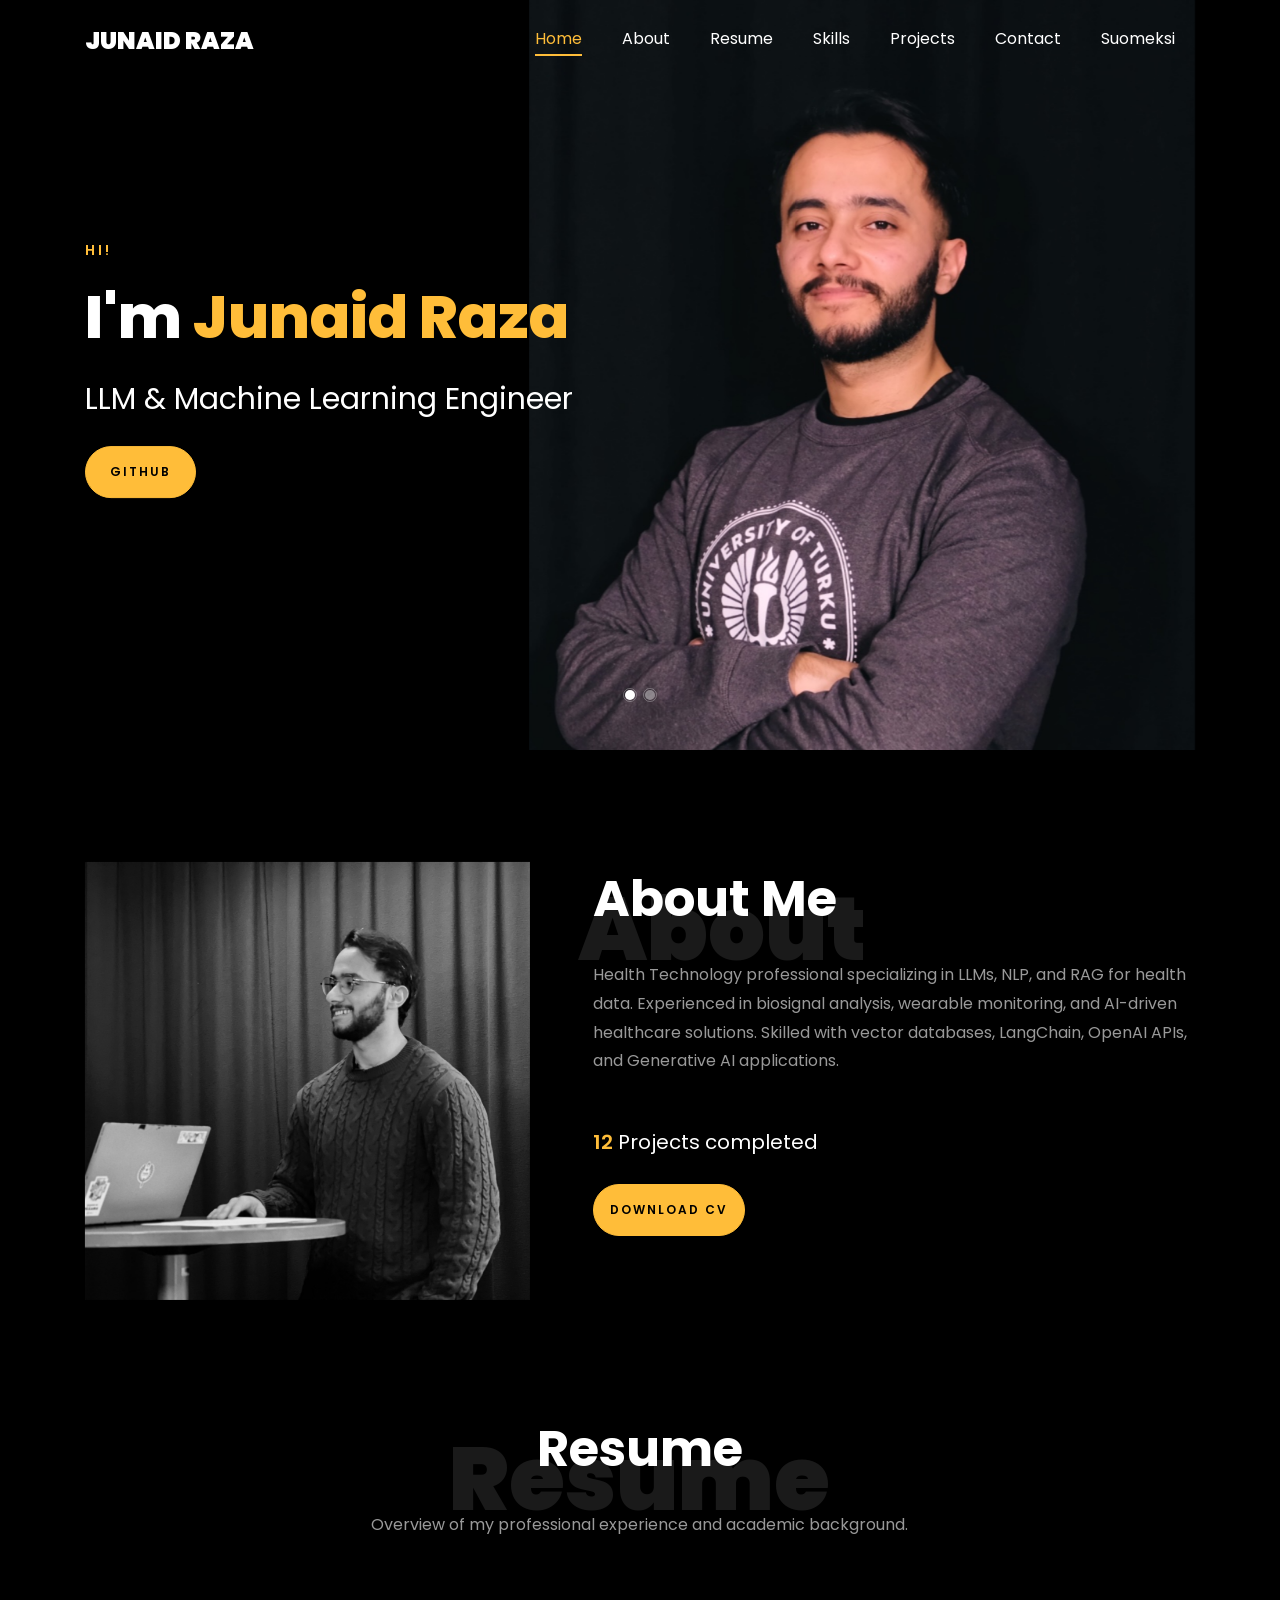
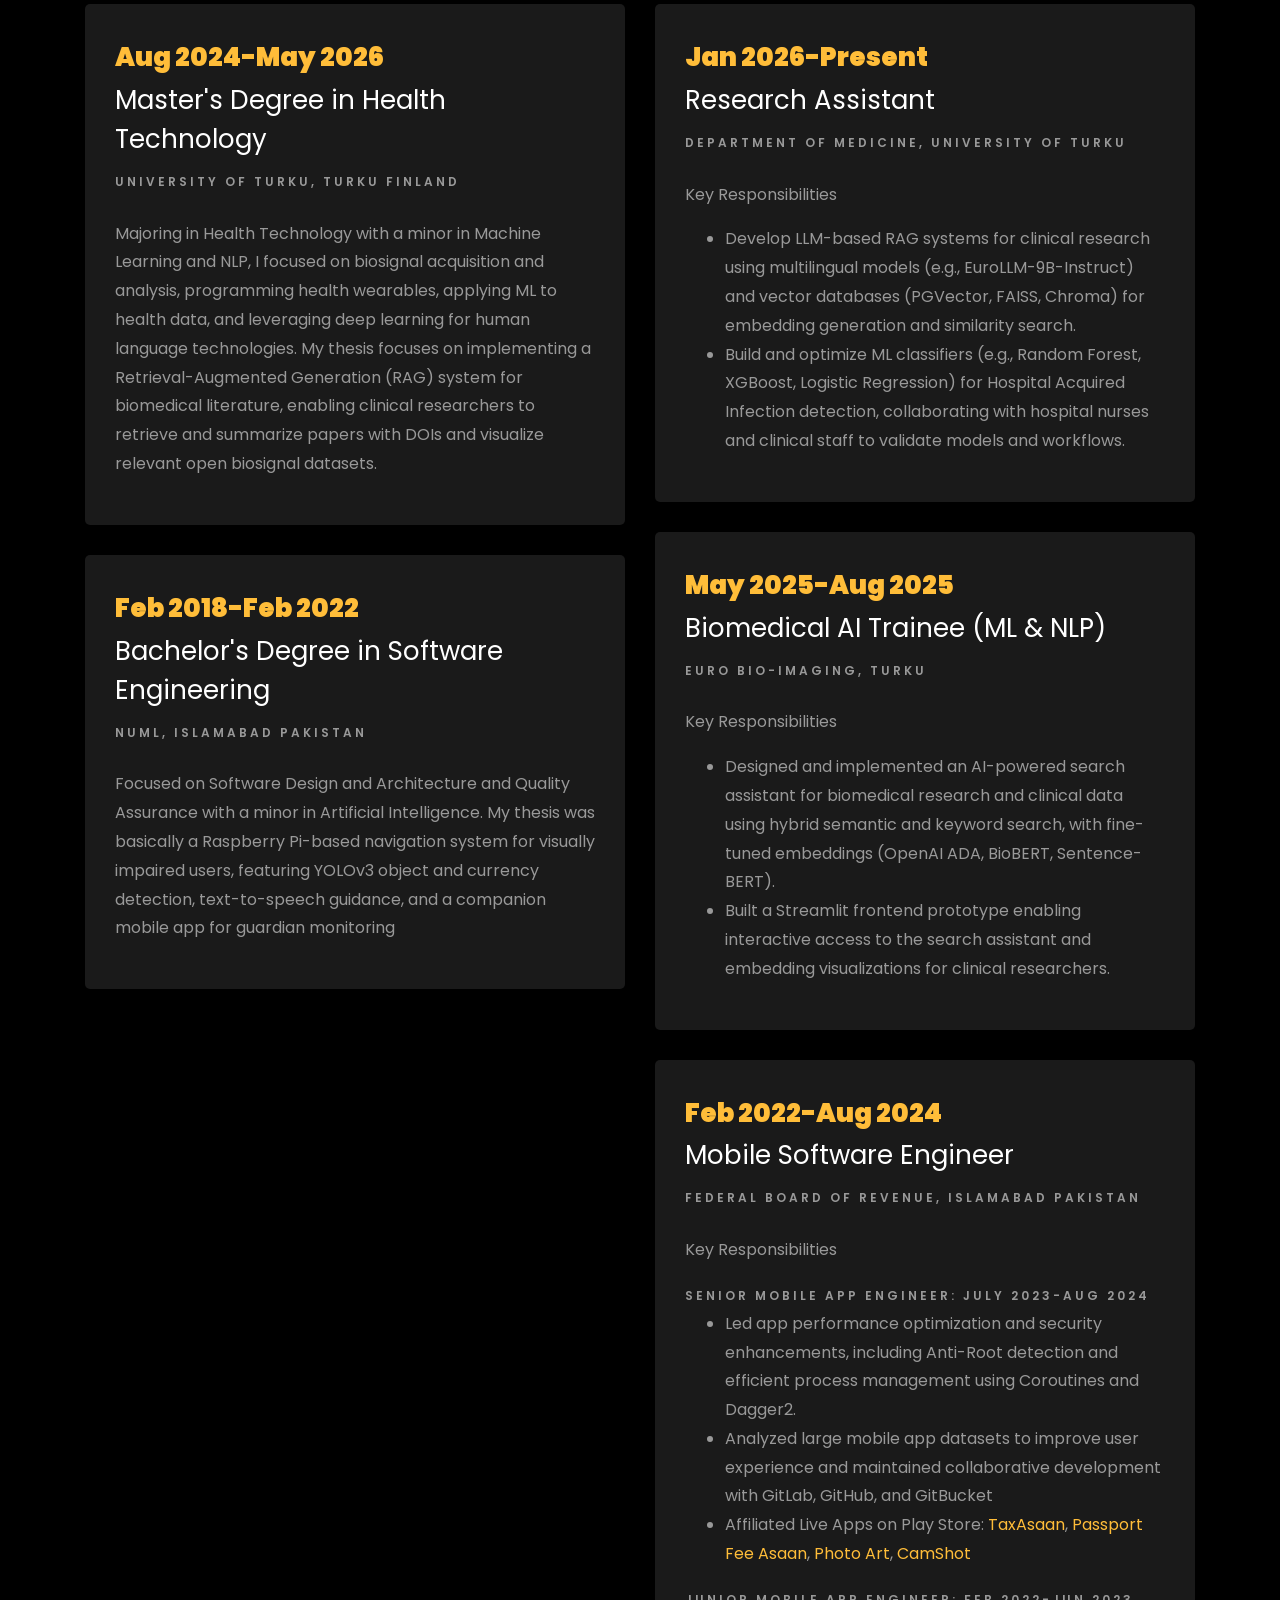
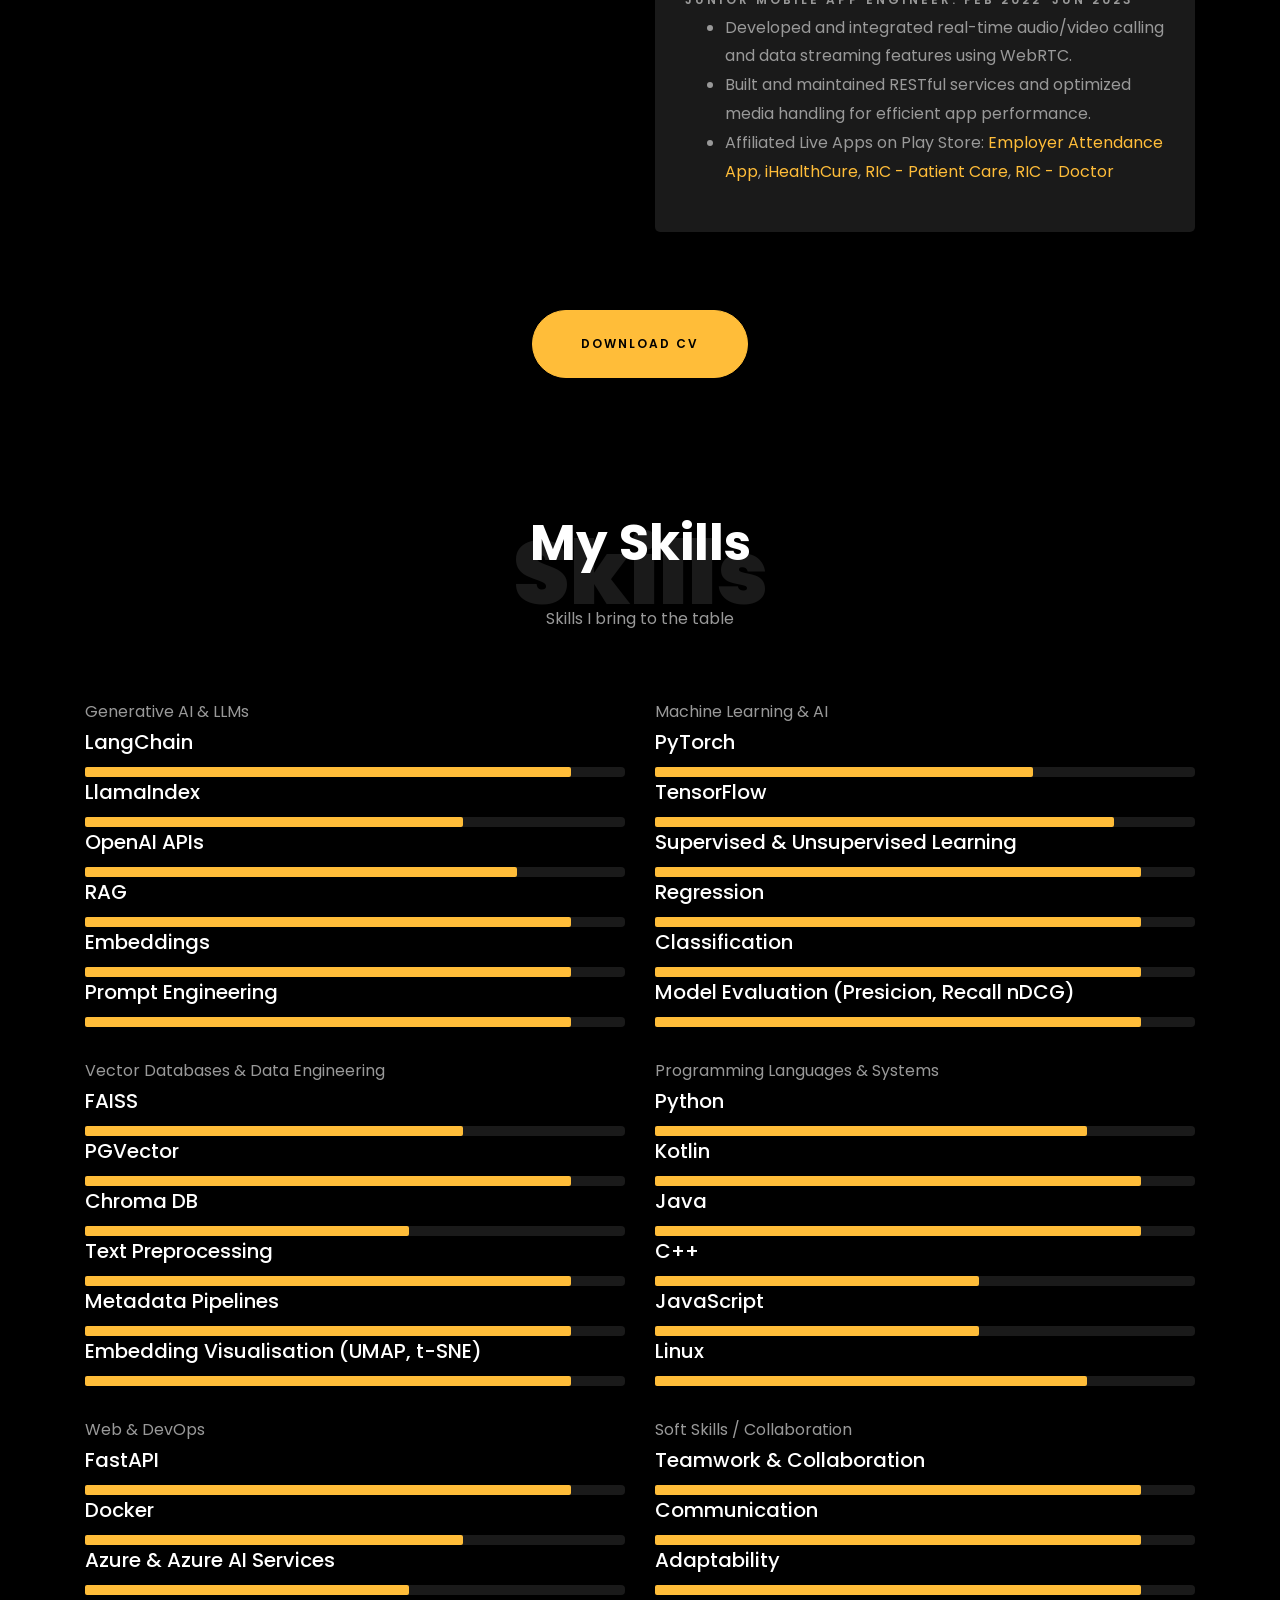
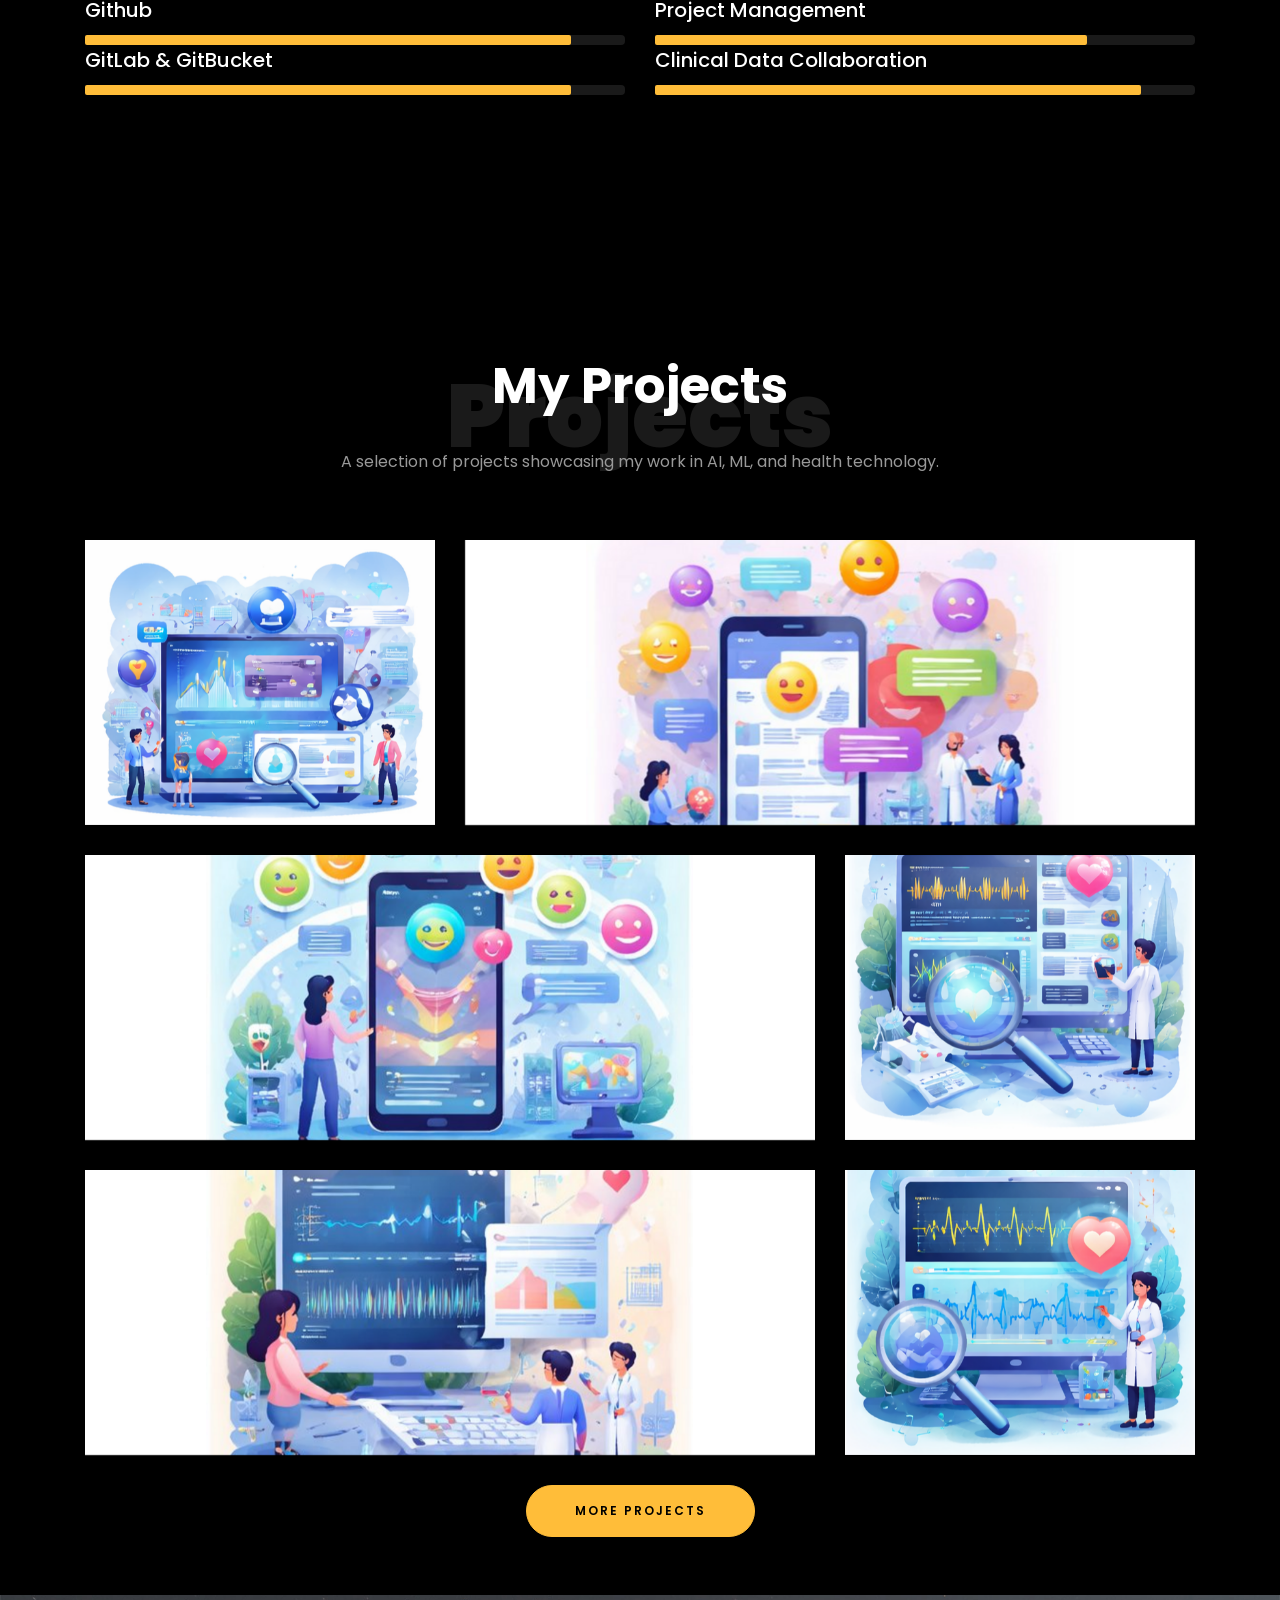
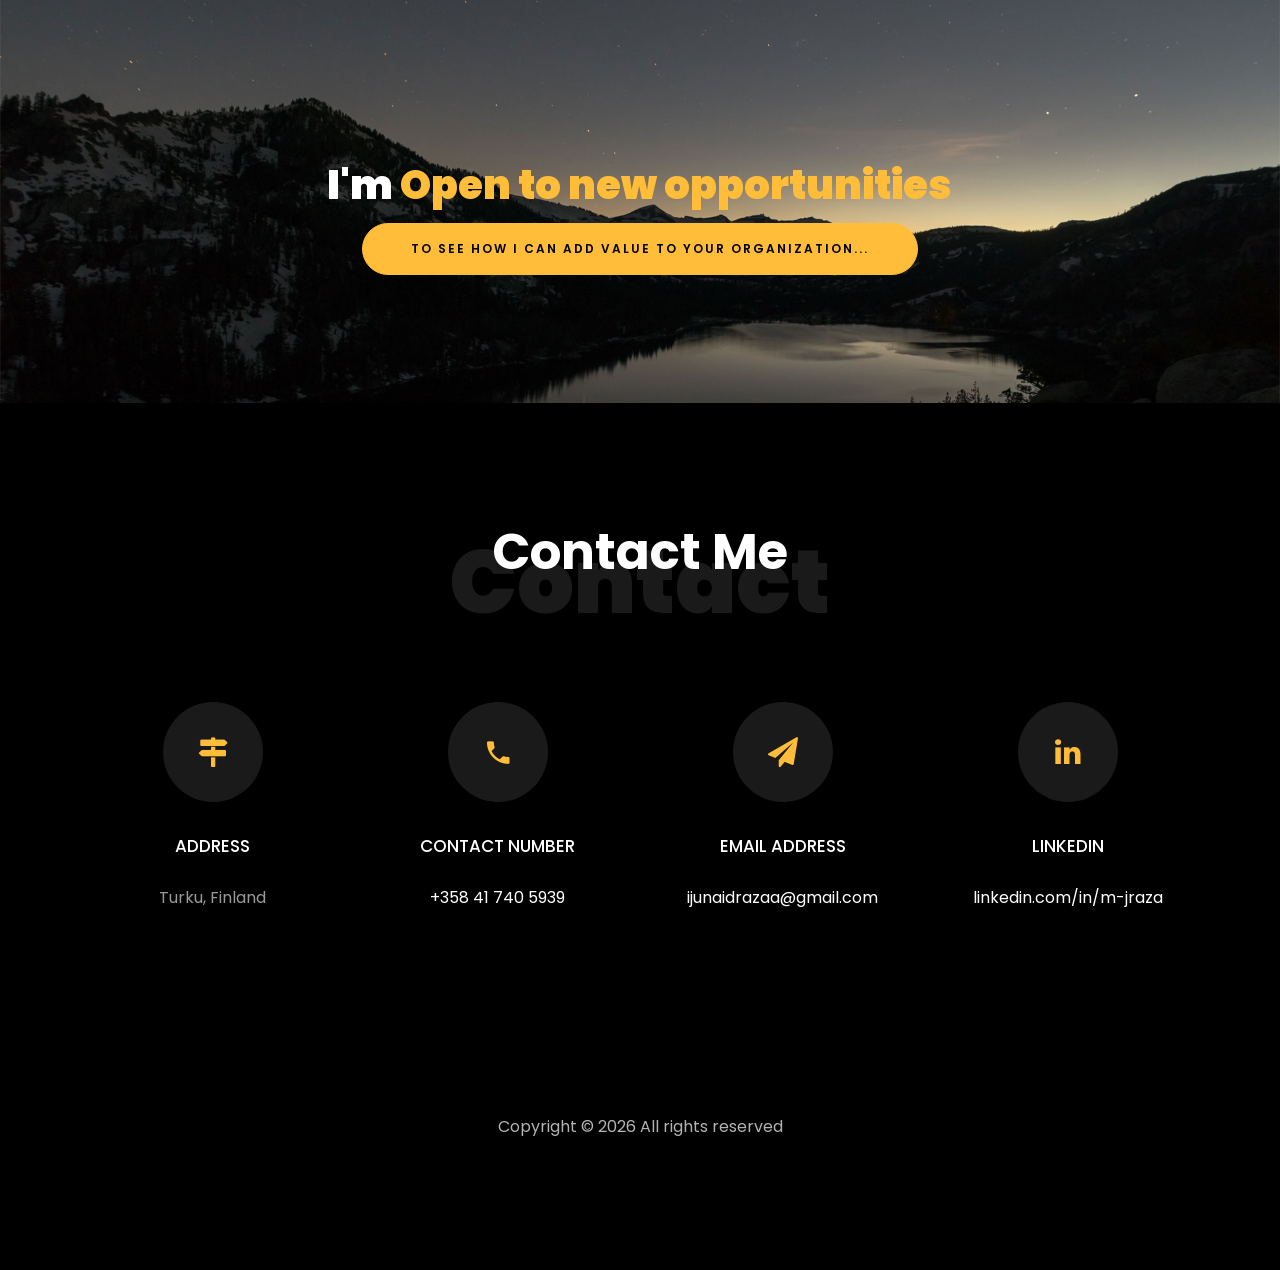
<file: index.html>
<!DOCTYPE html>
<html lang="en">

<head>
	<title>Junaid Raza - LLM & Machine Learning Engineer</title>
	<link rel="icon" href="images/main_logo.jpg" type="image/jpeg">
	<meta charset="utf-8">
	<meta name="viewport" content="width=device-width, initial-scale=1, shrink-to-fit=no">

	<link href="https://fonts.googleapis.com/css?family=Poppins:100,200,300,400,500,600,700,800,900" rel="stylesheet">

	<link rel="stylesheet" href="css/open-iconic-bootstrap.min.css">
	<link rel="stylesheet" href="css/animate.css">

	<link rel="stylesheet" href="css/owl.carousel.min.css">
	<link rel="stylesheet" href="css/owl.theme.default.min.css">
	<link rel="stylesheet" href="css/magnific-popup.css">

	<link rel="stylesheet" href="css/aos.css">

	<link rel="stylesheet" href="css/ionicons.min.css">

	<link rel="stylesheet" href="css/flaticon.css">
	<link rel="stylesheet" href="css/icomoon.css">
	<link rel="stylesheet" href="css/style.css">
</head>

<body data-spy="scroll" data-target=".site-navbar-target" data-offset="300">


	<nav class="navbar navbar-expand-lg navbar-dark ftco_navbar ftco-navbar-light site-navbar-target" id="ftco-navbar">
		<div class="container">
			<a class="navbar-brand" href="index.html">Junaid Raza</a>
			<button class="navbar-toggler js-fh5co-nav-toggle fh5co-nav-toggle" type="button" data-toggle="collapse"
				data-target="#ftco-nav" aria-controls="ftco-nav" aria-expanded="false" aria-label="Toggle navigation">
				<span class="oi oi-menu"></span> Menu
			</button>

			<div class="collapse navbar-collapse" id="ftco-nav">
				<ul class="navbar-nav nav ml-auto">
					<li class="nav-item"><a href="#home" class="nav-link"><span>Home</span></a></li>
					<li class="nav-item"><a href="#about" class="nav-link"><span>About</span></a></li>
					<li class="nav-item"><a href="#resume" class="nav-link"><span>Resume</span></a></li>
					<li class="nav-item"><a href="#skills" class="nav-link"><span>Skills</span></a></li>
					<li class="nav-item"><a href="#projects" class="nav-link"><span>Projects</span></a></li>
					<li class="nav-item"><a href="#contact" class="nav-link"><span>Contact</span></a></li>
					<li class="nav-item"><a href="index_fi.html" class="nav-link"><span>Suomeksi</span></a></li>
				</ul>
			</div>
		</div>
	</nav>

	<section id="home" class="hero">
		<div class="home-slider  owl-carousel">
			<div class="slider-item ">
				<div class="overlay"></div>
				<div class="container">
					<div class="row d-md-flex no-gutters slider-text align-items-end justify-content-end"
						data-scrollax-parent="true">
						<div class="one-third js-fullheight order-md-last img"
							style="background-image:url(images/main_bg_img.jpeg);">
							<div class="overlay"></div>
						</div>
						<div class="one-forth d-flex  align-items-center ftco-animate"
							data-scrollax=" properties: { translateY: '70%' }">
							<div class="text">
								<span class="subheading">Hi!</span>
								<h1 class="mb-4 mt-3">I'm <span>Junaid Raza</span></h1>
								<h2 class="mb-4">LLM & Machine Learning Engineer</h2>
								<p><a href="https://github.com/junaidraz1" target="_blank"
										class="btn btn-primary py-3 px-4">Github</a></p>
							</div>
						</div>
					</div>
				</div>
			</div>

			<div class="slider-item">
				<div class="overlay"></div>
				<div class="container">
					<div class="row d-flex no-gutters slider-text align-items-end justify-content-end"
						data-scrollax-parent="true">
						<div class="one-third js-fullheight order-md-last img"
							style="background-image:url(images/image_1.jpg);">
							<div class="overlay"></div>
						</div>
						<div class="one-forth d-flex align-items-center ftco-animate"
							data-scrollax=" properties: { translateY: '70%' }">
							<div class="text">
								<h1 class="mb-4 mt-3">Engineering AI solutions with<span> LLMs & Machine Learning</span>
								</h1>
								<p><a href="https://github.com/junaidraz1" target="_blank"
										class="btn btn-primary py-3 px-4">Github</a></p>
							</div>
						</div>
					</div>
				</div>
			</div>
		</div>
	</section>

	<section class="ftco-about img ftco-section ftco-no-pb" id="about">
		<div class="container">
			<div class="row d-flex">
				<div class="col-md-6 col-lg-5 d-flex">
					<div class="img-about img d-flex align-items-stretch">
						<div class="overlay"></div>
						<div class="img d-flex align-self-stretch align-items-center"
							style="background-image:url(images/about_image.jpg);">
						</div>
					</div>
				</div>
				<div class="col-md-6 col-lg-7 pl-lg-5 pb-5">
					<div class="row justify-content-start pb-3">
						<div class="col-md-12 heading-section ftco-animate">
							<h1 class="big">About</h1>
							<h2 class="mb-4">About Me</h2>
							<p>Health Technology professional specializing in LLMs, NLP, and RAG for health data.
								Experienced in biosignal analysis, wearable monitoring, and AI-driven healthcare
								solutions. Skilled with vector databases, LangChain, OpenAI APIs, and Generative AI
								applications.</p>
						</div>
					</div>
					<div class="counter-wrap ftco-animate d-flex mt-md-3">
						<div class="text">
							<p class="mb-4">
								<span class="number" data-number="33">0</span>
								<span>Projects completed</span>
							</p>
							<p><a href="https://drive.google.com/drive/folders/13W35erxbzzNYJxkeVQVJdmdsrrQYh_-r?usp=sharing"
									target="_blank" class="btn btn-primary py-3 px-3">Download CV</a></p>
						</div>
					</div>
				</div>
			</div>
		</div>
	</section>

	<section class="ftco-section ftco-no-pb" id="resume">
		<div class="container">
			<div class="row justify-content-center pb-5">
				<div class="col-md-10 heading-section text-center ftco-animate">
					<h1 class="big big-2">Resume</h1>
					<h2 class="mb-4">Resume</h2>
					<p>Overview of my professional experience and academic background.</p>
				</div>
			</div>
			<div class="row">
				<div class="col-md-6">
					<div class="resume-wrap ftco-animate">
						<span class="date">Aug 2024-May 2026</span>
						<h2>Master's Degree in Health Technology</h2>
						<span class="position">University of Turku, Turku Finland</span>
						<p class="mt-4">Majoring in Health Technology with a minor in Machine Learning and NLP, I
							focused on biosignal acquisition and analysis, programming health wearables, applying ML to
							health data, and leveraging deep learning for human language technologies. My thesis focuses
							on implementing a Retrieval-Augmented Generation (RAG) system for biomedical literature,
							enabling clinical researchers to retrieve and summarize papers with DOIs and visualize
							relevant open biosignal datasets.</p>
					</div>
					<div class="resume-wrap ftco-animate">
						<span class="date">Feb 2018-Feb 2022</span>
						<h2>Bachelor's Degree in Software Engineering</h2>
						<span class="position">NUML, Islamabad Pakistan</span>
						<p class="mt-4">Focused on Software Design and Architecture and Quality Assurance with a minor
							in Artificial Intelligence. My thesis was basically a Raspberry Pi-based navigation system
							for visually impaired users, featuring YOLOv3 object and currency detection, text-to-speech
							guidance, and a companion mobile app for guardian monitoring</p>
					</div>
				</div>

				<div class="col-md-6">
					<div class="resume-wrap ftco-animate">
						<span class="date">Jan 2026-Present</span>
						<h2>Research Assistant</h2>
						<span class="position">Department of Medicine, University of Turku</span>
						<p class="mt-4">Key Responsibilities</p>
						<ul>
							<li>Develop LLM-based RAG systems for clinical research using multilingual models (e.g.,
								EuroLLM-9B-Instruct) and vector databases (PGVector, FAISS, Chroma) for embedding
								generation and similarity search.</li>
							<li>Build and optimize ML classifiers (e.g., Random Forest, XGBoost, Logistic Regression)
								for Hospital Acquired Infection detection, collaborating with hospital nurses and
								clinical staff to validate models and workflows.</li>
						</ul>
					</div>
					<div class="resume-wrap ftco-animate">
						<span class="date">May 2025-Aug 2025</span>
						<h2>Biomedical AI Trainee (ML & NLP)</h2>
						<span class="position">Euro Bio-Imaging, Turku</span>
						<p class="mt-4">Key Responsibilities</p>
						<ul>
							<li>Designed and implemented an AI-powered search assistant for biomedical research and
								clinical data using hybrid semantic and keyword search, with fine-tuned embeddings
								(OpenAI ADA, BioBERT, Sentence-BERT).</li>
							<li>Built a Streamlit frontend prototype enabling interactive access to the search assistant
								and embedding visualizations for clinical researchers.</li>
						</ul>
					</div>
					<div class="resume-wrap ftco-animate">
						<span class="date">Feb 2022-Aug 2024</span>
						<h2>Mobile Software Engineer</h2>
						<span class="position">Federal Board of Revenue, Islamabad Pakistan</span>
						<p class="mt-4">Key Responsibilities</p>
						<span class="position">Senior Mobile APP Engineer: July 2023-Aug 2024</span>
						<ul>
							<li>Led app performance optimization and security enhancements, including Anti-Root
								detection and efficient process management using Coroutines and Dagger2.</li>
							<li>Analyzed large mobile app datasets to improve user experience and maintained
								collaborative development with GitLab, GitHub, and GitBucket</li>
							<li>Affiliated Live Apps on Play Store:
								<a href="https://play.google.com/store/apps/details?id=com.pral.fbr_varification_system&hl=en"
									target="_blank" rel="noopener noreferrer">TaxAsaan</a>,
								<a href="https://play.google.com/store/apps/details?id=com.dgip.epayment&hl=en"
									target="_blank" rel="noopener noreferrer">Passport Fee Asaan</a>,
								<a href="https://play.google.com/store/apps/details?id=com.aiphotoeditor.aiphotoeffects&hl=en"
									target="_blank" rel="noopener noreferrer">Photo Art</a>,
								<a href="https://play.google.com/store/apps/details?id=com.beauty.camera.photo.filters&hl=en"
									target="_blank" rel="noopener noreferrer">CamShot</a>
							</li>
						</ul>
						<span class="position">Junior Mobile APP Engineer: Feb 2022-Jun 2023</span>
						<ul>
							<li>Developed and integrated real-time audio/video calling and data streaming features using
								WebRTC.</li>
							<li>Built and maintained RESTful services and optimized media handling for efficient app
								performance.</li>
							<li>Affiliated Live Apps on Play Store:
								<a href="https://play.google.com/store/apps/details?id=com.techovative.empattendanceapp&hl=en"
									target="_blank" rel="noopener noreferrer">Employer Attendance App</a>,
								<a href="https://play.google.com/store/apps/details?id=com.techovative.patientportal&hl=en"
									target="_blank" rel="noopener noreferrer">iHealthCure</a>,
								<a href="https://play.google.com/store/apps/details?id=com.techovative.ric"
									target="_blank" rel="noopener noreferrer">RIC - Patient Care</a>,
								<a href="https://play.google.com/store/apps/details?id=com.techovative.ric.doctor"
									target="_blank" rel="noopener noreferrer">RIC - Doctor</a>
							</li>
						</ul>
					</div>
				</div>
			</div>
			<div class="row justify-content-center mt-5">
				<div class="col-md-6 text-center ftco-animate">
					<p><a href="https://drive.google.com/drive/folders/13W35erxbzzNYJxkeVQVJdmdsrrQYh_-r?usp=sharing"
							target="_blank" class="btn btn-primary py-4 px-5">Download CV</a></p>
				</div>
			</div>
		</div>
	</section>

	<section class="ftco-section" id="skills">
		<div class="container">
			<div class="row justify-content-center pb-5">
				<div class="col-md-12 heading-section text-center ftco-animate">
					<h1 class="big big-2">Skills</h1>
					<h2 class="mb-4">My Skills</h2>
					<p>Skills I bring to the table</p>
				</div>
			</div>
			<div class="row">
				<div class="col-md-6 animate-box">
					<div class="progress-wrap ftco-animate">
						<span>Generative AI & LLMs</span>
						<h3>LangChain</h3>
						<div class="progress">
							<div class="progress-bar color-1" role="progressbar" aria-valuenow="90" aria-valuemin="0"
								aria-valuemax="100" style="width:90%">
							</div>
						</div>
						<h3>LlamaIndex</h3>
						<div class="progress">
							<div class="progress-bar color-1" role="progressbar" aria-valuenow="70" aria-valuemin="0"
								aria-valuemax="100" style="width:70%">
							</div>
						</div>
						<h3>OpenAI APIs</h3>
						<div class="progress">
							<div class="progress-bar color-1" role="progressbar" aria-valuenow="80" aria-valuemin="0"
								aria-valuemax="100" style="width:80%">
							</div>
						</div>
						<h3>RAG</h3>
						<div class="progress">
							<div class="progress-bar color-1" role="progressbar" aria-valuenow="90" aria-valuemin="0"
								aria-valuemax="100" style="width:90%">
							</div>
						</div>
						<h3>Embeddings</h3>
						<div class="progress">
							<div class="progress-bar color-1" role="progressbar" aria-valuenow="90" aria-valuemin="0"
								aria-valuemax="100" style="width:90%">
							</div>
						</div>
						<h3>Prompt Engineering</h3>
						<div class="progress">
							<div class="progress-bar color-1" role="progressbar" aria-valuenow="90" aria-valuemin="0"
								aria-valuemax="100" style="width:90%">
							</div>
						</div>
					</div>
				</div>
				<div class="col-md-6 animate-box">
					<div class="progress-wrap ftco-animate">
						<span>Machine Learning & AI</span>
						<h3>PyTorch</h3>
						<div class="progress">
							<div class="progress-bar color-1" role="progressbar" aria-valuenow="70" aria-valuemin="0"
								aria-valuemax="100" style="width:70%">
							</div>
						</div>
						<h3>TensorFlow</h3>
						<div class="progress">
							<div class="progress-bar color-1" role="progressbar" aria-valuenow="85" aria-valuemin="0"
								aria-valuemax="100" style="width:85%">
							</div>
						</div>
						<h3>Supervised & Unsupervised Learning</h3>
						<div class="progress">
							<div class="progress-bar color-1" role="progressbar" aria-valuenow="90" aria-valuemin="0"
								aria-valuemax="100" style="width:90%">
							</div>
						</div>
						<h3>Regression</h3>
						<div class="progress">
							<div class="progress-bar color-1" role="progressbar" aria-valuenow="90" aria-valuemin="0"
								aria-valuemax="100" style="width:90%">
							</div>
						</div>
						<h3>Classification</h3>
						<div class="progress">
							<div class="progress-bar color-1" role="progressbar" aria-valuenow="90" aria-valuemin="0"
								aria-valuemax="100" style="width:90%">
							</div>
						</div>
						<h3>Model Evaluation (Presicion, Recall nDCG)</h3>
						<div class="progress">
							<div class="progress-bar color-1" role="progressbar" aria-valuenow="90" aria-valuemin="0"
								aria-valuemax="100" style="width:90%">
							</div>
						</div>
					</div>
				</div>
				<div class="col-md-6 animate-box">
					<div class="progress-wrap ftco-animate">
						<span>Vector Databases & Data Engineering</span>
						<h3>FAISS</h3>
						<div class="progress">
							<div class="progress-bar color-1" role="progressbar" aria-valuenow="70" aria-valuemin="0"
								aria-valuemax="100" style="width:70%">
							</div>
						</div>
						<h3>PGVector</h3>
						<div class="progress">
							<div class="progress-bar color-1" role="progressbar" aria-valuenow="90" aria-valuemin="0"
								aria-valuemax="100" style="width:90%">
							</div>
						</div>
						<h3>Chroma DB</h3>
						<div class="progress">
							<div class="progress-bar color-1" role="progressbar" aria-valuenow="60" aria-valuemin="0"
								aria-valuemax="100" style="width:60%">
							</div>
						</div>
						<h3>Text Preprocessing</h3>
						<div class="progress">
							<div class="progress-bar color-1" role="progressbar" aria-valuenow="90" aria-valuemin="0"
								aria-valuemax="100" style="width:90%">
							</div>
						</div>
						<h3>Metadata Pipelines</h3>
						<div class="progress">
							<div class="progress-bar color-1" role="progressbar" aria-valuenow="90" aria-valuemin="0"
								aria-valuemax="100" style="width:90%">
							</div>
						</div>
						<h3>Embedding Visualisation (UMAP, t-SNE)</h3>
						<div class="progress">
							<div class="progress-bar color-1" role="progressbar" aria-valuenow="90" aria-valuemin="0"
								aria-valuemax="100" style="width:90%">
							</div>
						</div>
					</div>
				</div>
				<div class="col-md-6 animate-box">
					<div class="progress-wrap ftco-animate">
						<span>Programming Languages & Systems</span>
						<h3>Python</h3>
						<div class="progress">
							<div class="progress-bar color-1" role="progressbar" aria-valuenow="80" aria-valuemin="0"
								aria-valuemax="100" style="width:80%">
							</div>
						</div>
						<h3>Kotlin</h3>
						<div class="progress">
							<div class="progress-bar color-1" role="progressbar" aria-valuenow="90" aria-valuemin="0"
								aria-valuemax="100" style="width:90%">
							</div>
						</div>
						<h3>Java</h3>
						<div class="progress">
							<div class="progress-bar color-1" role="progressbar" aria-valuenow="90" aria-valuemin="0"
								aria-valuemax="100" style="width:90%">
							</div>
						</div>
						<h3>C++</h3>
						<div class="progress">
							<div class="progress-bar color-1" role="progressbar" aria-valuenow="60" aria-valuemin="0"
								aria-valuemax="100" style="width:60%">
							</div>
						</div>
						<h3>JavaScript</h3>
						<div class="progress">
							<div class="progress-bar color-1" role="progressbar" aria-valuenow="60" aria-valuemin="0"
								aria-valuemax="100" style="width:60%">
							</div>
						</div>
						<h3>Linux</h3>
						<div class="progress">
							<div class="progress-bar color-1" role="progressbar" aria-valuenow="80" aria-valuemin="0"
								aria-valuemax="100" style="width:80%">
							</div>
						</div>
					</div>
				</div>
				<div class="col-md-6 animate-box">
					<div class="progress-wrap ftco-animate">
						<span>Web & DevOps</span>
						<h3>FastAPI</h3>
						<div class="progress">
							<div class="progress-bar color-1" role="progressbar" aria-valuenow="90" aria-valuemin="0"
								aria-valuemax="100" style="width:90%">
							</div>
						</div>
						<h3>Docker</h3>
						<div class="progress">
							<div class="progress-bar color-1" role="progressbar" aria-valuenow="70" aria-valuemin="0"
								aria-valuemax="100" style="width:70%">
							</div>
						</div>
						<h3>Azure & Azure AI Services</h3>
						<div class="progress">
							<div class="progress-bar color-1" role="progressbar" aria-valuenow="60" aria-valuemin="0"
								aria-valuemax="100" style="width:60%">
							</div>
						</div>
						<h3>Github</h3>
						<div class="progress">
							<div class="progress-bar color-1" role="progressbar" aria-valuenow="90" aria-valuemin="0"
								aria-valuemax="100" style="width:90%">
							</div>
						</div>
						<h3>GitLab & GitBucket</h3>
						<div class="progress">
							<div class="progress-bar color-1" role="progressbar" aria-valuenow="90" aria-valuemin="0"
								aria-valuemax="100" style="width:90%">
							</div>
						</div>
					</div>
				</div>
				<div class="col-md-6 animate-box">
					<div class="progress-wrap ftco-animate">
						<span>Soft Skills / Collaboration</span>
						<h3>Teamwork & Collaboration</h3>
						<div class="progress">
							<div class="progress-bar color-6" role="progressbar" aria-valuenow="90" aria-valuemin="0"
								aria-valuemax="100" style="width:90%">
							</div>
						</div>
						<h3>Communication</h3>
						<div class="progress">
							<div class="progress-bar color-6" role="progressbar" aria-valuenow="90" aria-valuemin="0"
								aria-valuemax="100" style="width:90%">
							</div>
						</div>
						<h3>Adaptability</h3>
						<div class="progress">
							<div class="progress-bar color-6" role="progressbar" aria-valuenow="90" aria-valuemin="0"
								aria-valuemax="100" style="width:90%">
							</div>
						</div>
						<h3>Project Management</h3>
						<div class="progress">
							<div class="progress-bar color-6" role="progressbar" aria-valuenow="80" aria-valuemin="0"
								aria-valuemax="100" style="width:80%">
							</div>
						</div>
						<h3>Clinical Data Collaboration</h3>
						<div class="progress">
							<div class="progress-bar color-6" role="progressbar" aria-valuenow="90" aria-valuemin="0"
								aria-valuemax="100" style="width:90%">
							</div>
						</div>
					</div>
				</div>
			</div>
		</div>
	</section>


	<section class="ftco-section ftco-project" id="projects">
		<div class="container">
			<div class="row justify-content-center pb-5">
				<div class="col-md-12 heading-section text-center ftco-animate">
					<h1 class="big big-2">Projects</h1>
					<h2 class="mb-4">My Projects</h2>
					<p>A selection of projects showcasing my work in AI, ML, and health technology.</p>
				</div>
			</div>
			<div class="row">
				<div class="col-md-4">
					<a href="https://github.com/junaidraz1/nocfo-homework-assignment-ai-engineer-main" target="_blank">
						<div class="project img ftco-animate d-flex justify-content-center align-items-center"
							style="background-image: url(images/project-1.png);">
							<div class="overlay"></div>
							<div class="text text-center p-4">
								<h3>Multi-Signal Transaction Scoring System</h3>
								<span>AI & Data Matching</span>
							</div>
						</div>
					</a>
				</div>
				<div class="col-md-8">
					<a href="https://github.com/junaidraz1/imdb-binary-classification" target="_blank">
						<div class="project img ftco-animate d-flex justify-content-center align-items-center"
							style="background-image: url(images/project-2.png);">
							<div class="overlay"></div>
							<div class="text text-center p-4">
								<h3>IMDB Sentiment Classification</h3>
								<span>Machine Learning</span>
							</div>
						</div>
					</a>
				</div>

				<div class="col-md-8">

					<a href="https://github.com/junaidraz1/emotion-detection-nlp-hlt" target="_blank">
						<div class="project img ftco-animate d-flex justify-content-center align-items-center"
							style="background-image: url(images/project-3.png);">
							<div class="overlay"></div>
							<div class="text text-center p-4">
								<h3><a href="#">Emotion Detection ML</a></h3>
								<span>NLP & Machine Learning</span>
							</div>
						</div>
					</a>

					<a href="https://github.com/junaidraz1/imdb-binary-classification" target="_blank">
						<div class="project img ftco-animate d-flex justify-content-center align-items-center"
							style="background-image: url(images/project-4.png);">
							<div class="overlay"></div>
							<div class="text text-center p-4">
								<h3>Emotion Annotation NLP</h3>
								<span>Natural Language Processing & Annotation</span>
							</div>
						</div>
					</a>
				</div>
				<div class="col-md-4">
					<div class="row">
						<div class="col-md-12">
							<a href="https://github.com/junaidraz1/egg-preterm-analysis" target="_blank">
								<div class="project img ftco-animate d-flex justify-content-center align-items-center"
									style="background-image: url(images/project-5.png);">
									<div class="overlay"></div>
									<div class="text text-center p-4">
										<h3><a href="#">Preterm Birth Prediction</a></h3>
										<span>Deep Learning</span>
									</div>
								</div>
							</a>
						</div>
						<div class="col-md-12">
							<a href="https://github.com/junaidraz1/Heart-Rate-Extraction-from-ECG-Signals"
								target="_blank">
								<div class="project img ftco-animate d-flex justify-content-center align-items-center"
									style="background-image: url(images/project-6.png);">
									<div class="overlay"></div>
									<div class="text text-center p-4">
										<h3><a href="#">Heart Rate Extraction</a></h3>
										<span>Biosignal Processing</span>
									</div>
								</div>
							</a>
						</div>
					</div>
				</div>
			</div>
		</div>
		<div class="text-center">
			<p class="nav-item">
				<a href="https://github.com/junaidraz1" target="_blank" class="btn btn-primary py-3 px-5">More
					Projects</a>
			</p>
		</div>
	</section>

	<section class="ftco-section ftco-hireme img margin-top" style="background-image: url(images/bg_1.jpg)">
		<div class="container">
			<div class="row justify-content-center">
				<div class="col-md-7 ftco-animate text-center">
					<h2>I'm <span>Open to new opportunities</span></h2>
					<p class="nav-item"><a href="#contact" class="btn btn-primary py-3 px-5">To see how I can
							add value to your organization...</a></p>
				</div>
			</div>
		</div>
	</section>

	<section class="ftco-section contact-section ftco-no-pb" id="contact">
		<div class="container">
			<div class="row justify-content-center mb-5 pb-3">
				<div class="col-md-7 heading-section text-center ftco-animate">
					<h1 class="big big-2">Contact</h1>
					<h2 class="mb-4">Contact Me</h2>
				</div>
			</div>

			<div class="row d-flex contact-info mb-5">
				<div class="col-md-6 col-lg-3 d-flex ftco-animate">
					<div class="align-self-stretch box p-4 text-center">
						<div class="icon d-flex align-items-center justify-content-center">
							<span class="icon-map-signs"></span>
						</div>
						<h3 class="mb-4">Address</h3>
						<p>Turku, Finland</p>
					</div>
				</div>
				<div class="col-md-6 col-lg-3 d-flex ftco-animate">
					<div class="align-self-stretch box p-4 text-center">
						<div class="icon d-flex align-items-center justify-content-center">
							<span class="icon-phone2"></span>
						</div>
						<h3 class="mb-4">Contact Number</h3>
						<p><a href="tel://+358417405939">+358 41 740 5939</a></p>
					</div>
				</div>
				<div class="col-md-6 col-lg-3 d-flex ftco-animate">
					<div class="align-self-stretch box p-4 text-center">
						<div class="icon d-flex align-items-center justify-content-center">
							<span class="icon-paper-plane"></span>
						</div>
						<h3 class="mb-4">Email Address</h3>
						<p><a href="mailto:ijunaidrazaa@gmail.com">ijunaidrazaa@gmail.com</a></p>
					</div>
				</div>
				<div class="col-md-6 col-lg-3 d-flex ftco-animate">
					<div class="align-self-stretch box p-4 text-center">
						<div class="icon d-flex align-items-center justify-content-center">
							<span class="icon-linkedin"></span>
						</div>
						<h3 class="mb-4">Linkedin</h3>
						<p><a href="https://www.linkedin.com/in/m-jraza" target="_blank">linkedin.com/in/m-jraza</a></p>
					</div>
				</div>
			</div>
		</div>
	</section>


	<footer class="ftco-footer ftco-section">
		<div class="container">
			<div class="row">
				<div class="col-md-12 text-center">
					<p>
						Copyright &copy;
						<script>document.write(new Date().getFullYear());</script> All rights reserved
					</p>
				</div>
			</div>
		</div>
	</footer>



	<!-- loader -->
	<div id="ftco-loader" class="show fullscreen"><svg class="circular" width="48px" height="48px">
			<circle class="path-bg" cx="24" cy="24" r="22" fill="none" stroke-width="4" stroke="#eeeeee" />
			<circle class="path" cx="24" cy="24" r="22" fill="none" stroke-width="4" stroke-miterlimit="10"
				stroke="#F96D00" />
		</svg></div>


	<script src="js/jquery.min.js"></script>
	<script src="js/jquery-migrate-3.0.1.min.js"></script>
	<script src="js/popper.min.js"></script>
	<script src="js/bootstrap.min.js"></script>
	<script src="js/jquery.easing.1.3.js"></script>
	<script src="js/jquery.waypoints.min.js"></script>
	<script src="js/jquery.stellar.min.js"></script>
	<script src="js/owl.carousel.min.js"></script>
	<script src="js/jquery.magnific-popup.min.js"></script>
	<script src="js/aos.js"></script>
	<script src="js/jquery.animateNumber.min.js"></script>
	<script src="js/scrollax.min.js"></script>

	<script src="js/main.js"></script>

</body>

</html>
</file>
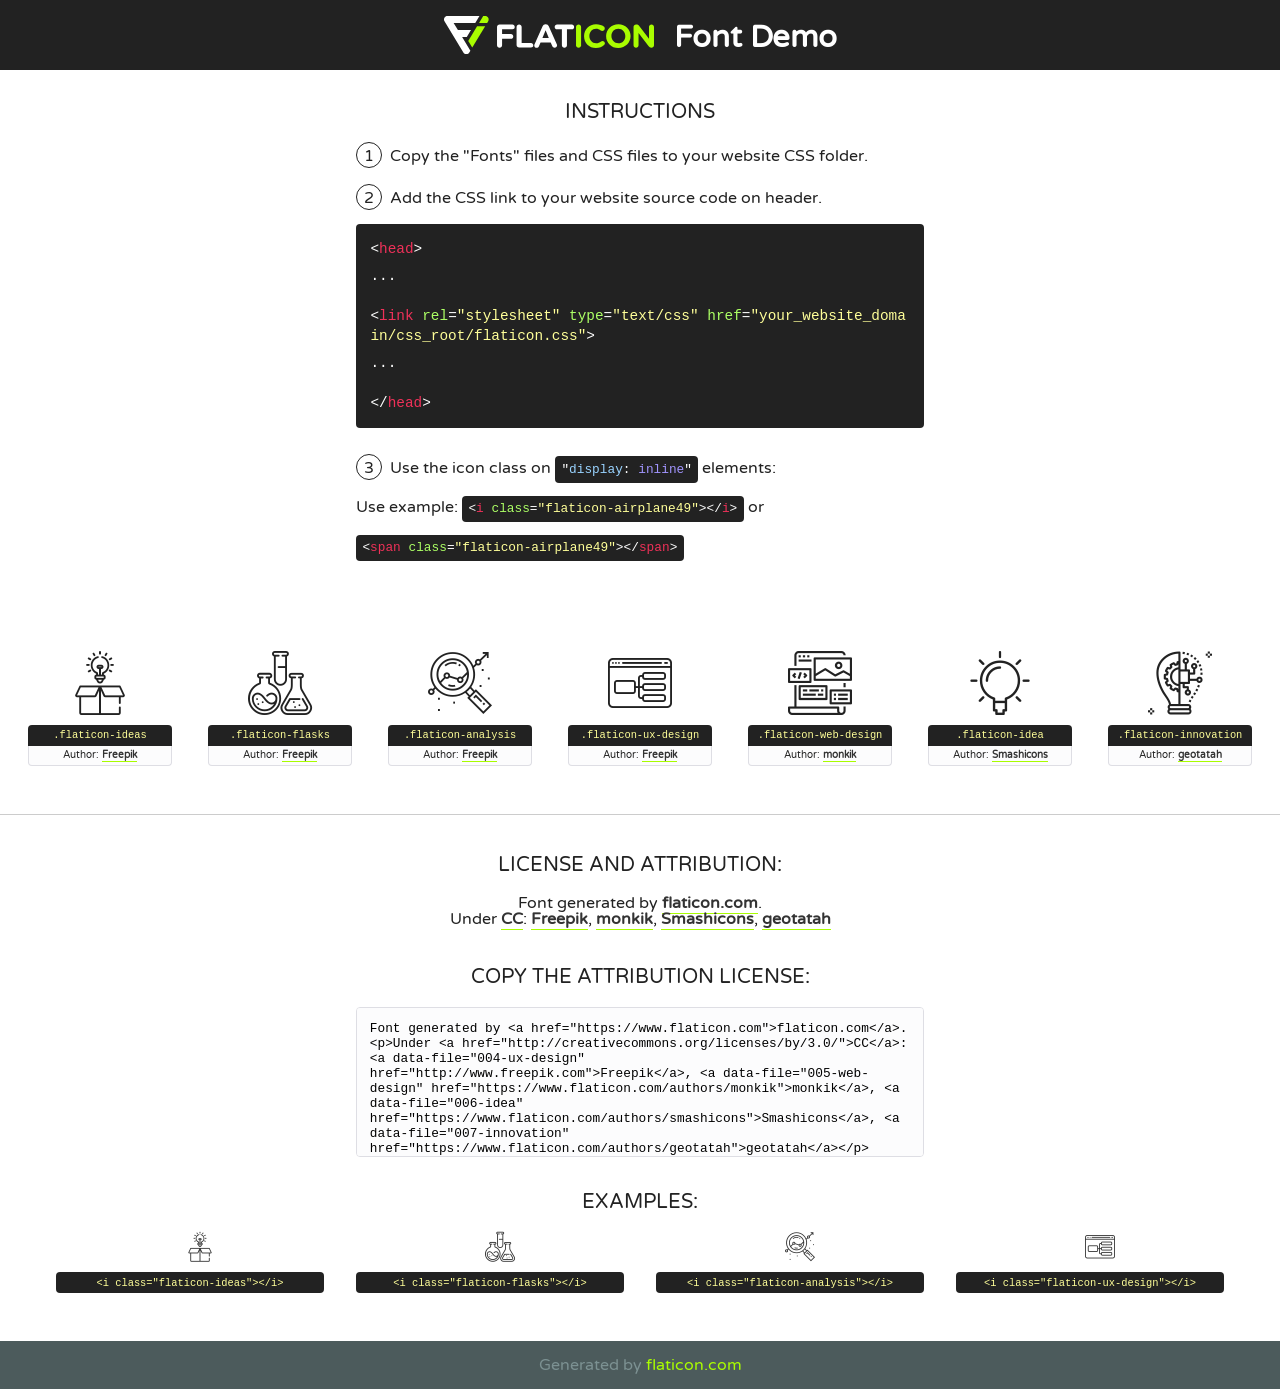
<file: fonts/flaticon/font/flaticon.html>
<!DOCTYPE html>
<!--
  Flaticon icon font: Flaticon
  Creation date: 20/03/2019 02:18
-->
<html>
<!DOCTYPE html>
<html>

<head>
    <title>Flaticon WebFont</title>
    <link href="http://fonts.googleapis.com/css?family=Varela+Round" rel="stylesheet" type="text/css" />
    <link rel="stylesheet" type="text/css" href="flaticon.css">
    <meta charset="UTF-8">
    <style>
    html, body, div, span, applet, object, iframe,
    h1, h2, h3, h4, h5, h6, p, blockquote, pre,
    a, abbr, acronym, address, big, cite, code,
    del, dfn, em, img, ins, kbd, q, s, samp,
    small, strike, strong, sub, sup, tt, var,
    b, u, i, center,
    dl, dt, dd, ol, ul, li,
    fieldset, form, label, legend,
    table, caption, tbody, tfoot, thead, tr, th, td,
    article, aside, canvas, details, embed, 
    figure, figcaption, footer, header, hgroup, 
    menu, nav, output, ruby, section, summary,
    time, mark, audio, video {
        margin: 0;
        padding: 0;
        border: 0;
        font-size: 100%;
        font: inherit;
        vertical-align: baseline;
    }
    /* HTML5 display-role reset for older browsers */
    article, aside, details, figcaption, figure, 
    footer, header, hgroup, menu, nav, section {
        display: block;
    }
    body {
        line-height: 1;
    }
    ol, ul {
        list-style: none;
    }
    blockquote, q {
        quotes: none;
    }
    blockquote:before, blockquote:after,
    q:before, q:after {
        content: '';
        content: none;
    }
    table {
        border-collapse: collapse;
        border-spacing: 0;
    }
    body {
        font-family: 'Varela Round', Helvetica, Arial, sans-serif;
        font-size: 16px;
        color: #222;
    }
    a {
        color: #333;
        border-bottom: 1px solid #a9fd00;
        font-weight: bold;
        text-decoration: none;
    }
    * {
        -moz-box-sizing: border-box;
        -webkit-box-sizing: border-box;
        box-sizing: border-box;
        margin: 0;
        padding: 0;
    }
    [class^="flaticon-"]:before, [class*=" flaticon-"]:before, [class^="flaticon-"]:after, [class*=" flaticon-"]:after {
        font-family: Flaticon;
        font-size: 30px;
        font-style: normal;
        margin-left: 20px;
        color: #333;
    }
    .wrapper {
        max-width: 600px;
        margin: auto;
        padding: 0 1em;
    }
    .title {
        font-size: 1.25em;
        text-align: center;
        margin-bottom: 1em;
        text-transform: uppercase;
    }
    header {
        text-align: center;
        background-color: #222;
        color: #fff;
        padding: 1em;
    }
    header .logo {
        width: 210px;
        height: 38px;
        display: inline-block;
        vertical-align: middle;
        margin-right: 1em;
        border: none;
    }
    header strong {
        font-size: 1.95em;
        font-weight: bold;
        vertical-align: middle;
        margin-top: 5px;
        display: inline-block;
    }
    .demo {
        margin: 2em auto;
        line-height: 1.25em;
    }
    .demo ul li {
        margin-bottom: 1em;
    }
    .demo ul li .num {
        color: #222;
        border-radius: 20px;
        display: inline-block;
        width: 26px;
        padding: 3px;
        height: 26px;
        text-align: center;
        margin-right: 0.5em;
        border: 1px solid #222;
    }
    .demo ul li code {
        background-color: #222;
        border-radius: 4px;
        padding: 0.25em 0.5em;
        display: inline-block;
        color: #fff;
        font-family: Consolas,Monaco,Lucida Console,Liberation Mono,DejaVu Sans Mono,Bitstream Vera Sans Mono,Courier New, monospace;
        font-weight: lighter;
        margin-top: 1em;
        font-size: 0.8em;
        word-break: break-all;
    }
    .demo ul li code.big {
        padding: 1em;
        font-size: 0.9em;
    }
    .demo ul li code .red {
        color: #EF3159;
    }
    .demo ul li code .green {
        color: #ACFF65;
    }
    .demo ul li code .yellow {
        color: #FFFF99;
    }
    .demo ul li code .blue {
        color: #99D3FF;
    }
    .demo ul li code .purple {
        color: #A295FF;
    }
    .demo ul li code .dots {
        margin-top: 0.5em;
        display: block;
    }
    #glyphs {
        border-bottom: 1px solid #ccc;
        padding: 2em 0;
        text-align: center;
    }
    .glyph {
        display: inline-block;
        width: 9em;
        margin: 1em;
        text-align: center;
        vertical-align: top;
        background: #FFF;
    }
    .glyph .glyph-icon {
        padding: 10px;
        display: block;
        font-family:"Flaticon";
        font-size: 64px;
        line-height: 1;
    }
    .glyph .glyph-icon:before {
        font-size: 64px;
        color: #222;
        margin-left: 0;
    }
    .class-name {
        font-size: 0.65em;
        background-color: #222;
        color: #fff;
        border-radius: 4px 4px 0 0;
        padding: 0.5em;
        color: #FFFF99;
        font-family: Consolas,Monaco,Lucida Console,Liberation Mono,DejaVu Sans Mono,Bitstream Vera Sans Mono,Courier New, monospace;
    }
    .author-name {
        font-size: 0.6em;
        background-color: #fcfcfd;
        border: 1px solid #DEDEE4;
        border-top: 0;
        border-radius: 0 0 4px 4px;
        padding: 0.5em;
    }
    .class-name:last-child {
        font-size: 10px;
        color:#888;
    }
    .class-name:last-child a {
        font-size: 10px;
        color:#555;
    }
    .class-name:last-child a:hover {
        color:#a9fd00;
    }
    .glyph > input {
        display: block;
        width: 100px;
        margin: 5px auto;
        text-align: center;
        font-size: 12px;
        cursor: text;
    }
    .glyph > input.icon-input {
        font-family:"Flaticon";
        font-size: 16px;
        margin-bottom: 10px;
    }
    .attribution .title {
        margin-top: 2em;
    }
    .attribution textarea {
        background-color: #fcfcfd;
        padding: 1em;
        border: none;
        box-shadow: none;
        border: 1px solid #DEDEE4;
        border-radius: 4px;
        resize: none;
        width: 100%;
        height: 150px;
        font-size: 0.8em;
        font-family: Consolas,Monaco,Lucida Console,Liberation Mono,DejaVu Sans Mono,Bitstream Vera Sans Mono,Courier New, monospace;
        -webkit-appearance: none;
    }
    .iconsuse {
        margin: 2em auto;
        text-align: center;
        max-width: 1200px;
    }
    .iconsuse:after {
        content: '';
        display: table;
        clear: both;
    }
    .iconsuse .image {
        float: left;
        width: 25%;
        padding: 0 1em;
    }
    .iconsuse .image p {
        margin-bottom: 1em;
    }
    .iconsuse .image span {
        display: block;
        font-size: 0.65em;
        background-color: #222;
        color: #fff;
        border-radius: 4px;
        padding: 0.5em;
        color: #FFFF99;
        margin-top: 1em;
        font-family: Consolas,Monaco,Lucida Console,Liberation Mono,DejaVu Sans Mono,Bitstream Vera Sans Mono,Courier New, monospace;
    }
    #footer {
        text-align: center;
        background-color: #4C5B5C;
        color: #7c9192;
        padding: 1em;
    }
    #footer a {
        border: none;
        color: #a9fd00;
        font-weight: normal;
    }
    @media (max-width: 960px) {
        .iconsuse .image {
            width: 50%;
        }
    }
    @media (max-width: 560px) {
        .iconsuse .image {
            width: 100%;
        }
    }
    </style>
</head>

<body class="characters-off">

    <header>
        <a href="https://www.flaticon.com" target="_blank" class="logo">
            <svg version="1.1" xmlns="http://www.w3.org/2000/svg" xmlns:xlink="http://www.w3.org/1999/xlink" xmlns:a="http://ns.adobe.com/AdobeSVGViewerExtensions/3.0/" viewBox="0 0 560.875 102.036" enable-background="new 0 0 560.875 102.036" xml:space="preserve">
                <defs>
                </defs>
                <g>
                    <g class="letters">
                        <path fill="#ffffff" d="M141.596,29.675c0-3.777,2.985-6.767,6.764-6.767h34.438c3.426,0,6.15,2.728,6.15,6.15
                        c0,3.43-2.724,6.149-6.15,6.149h-27.674v13.091h23.719c3.429,0,6.151,2.724,6.151,6.15c0,3.43-2.723,6.149-6.151,6.149h-23.719
                        v17.574c0,3.773-2.986,6.761-6.764,6.761c-3.779,0-6.764-2.989-6.764-6.761V29.675z"></path>
                        <path fill="#ffffff" d="M193.844,29.149c0-3.781,2.985-6.767,6.764-6.767c3.776,0,6.763,2.985,6.763,6.767v42.957h25.039
                        c3.426,0,6.149,2.726,6.149,6.153c0,3.425-2.723,6.15-6.149,6.15h-31.802c-3.779,0-6.764-2.986-6.764-6.768V29.149z"></path>
                        <path fill="#ffffff" d="M241.891,75.71l21.438-48.407c1.492-3.341,4.215-5.357,7.906-5.357h0.792
                        c3.686,0,6.323,2.017,7.815,5.357l21.439,48.407c0.436,0.967,0.701,1.845,0.701,2.723c0,3.602-2.809,6.501-6.414,6.501
                        c-3.161,0-5.269-1.845-6.499-4.655l-4.132-9.661h-27.059l-4.301,10.102c-1.144,2.631-3.426,4.214-6.237,4.214
                        c-3.517,0-6.24-2.81-6.24-6.325C241.1,77.64,241.451,76.677,241.891,75.71z M279.932,58.666l-8.521-20.297l-8.526,20.297H279.932
                        z"></path>
                        <path fill="#ffffff" d="M314.864,35.387H301.86c-3.429,0-6.239-2.813-6.239-6.238c0-3.429,2.811-6.24,6.239-6.24h39.533
                        c3.426,0,6.237,2.811,6.237,6.24c0,3.425-2.811,6.238-6.237,6.238h-13.001v42.785c0,3.773-2.99,6.761-6.764,6.761
                        c-3.779,0-6.764-2.989-6.764-6.761V35.387z"></path>
                        <path fill="#A9FD00" d="M352.615,29.149c0-3.781,2.985-6.767,6.767-6.767c3.774,0,6.761,2.985,6.761,6.767v49.024
                        c0,3.773-2.987,6.761-6.761,6.761c-3.781,0-6.767-2.989-6.767-6.761V29.149z"></path>
                        <path fill="#A9FD00" d="M374.132,53.836v-0.179c0-17.481,13.178-31.801,32.065-31.801c9.22,0,15.459,2.458,20.557,6.238
                        c1.402,1.054,2.637,2.985,2.637,5.357c0,3.692-2.985,6.59-6.681,6.59c-1.845,0-3.071-0.702-4.044-1.319
                        c-3.776-2.813-7.729-4.393-12.562-4.393c-10.364,0-17.831,8.611-17.831,19.154v0.173c0,10.542,7.291,19.329,17.831,19.329
                        c5.715,0,9.492-1.756,13.359-4.834c1.049-0.874,2.458-1.491,4.039-1.491c3.429,0,6.325,2.813,6.325,6.236
                        c0,2.106-1.056,3.78-2.282,4.834c-5.539,4.834-12.036,7.733-21.878,7.733C387.572,85.464,374.132,71.493,374.132,53.836z"></path>
                        <path fill="#A9FD00" d="M433.009,53.836v-0.179c0-17.481,13.79-31.801,32.766-31.801c18.981,0,32.592,14.143,32.592,31.628v0.173
                        c0,17.483-13.785,31.807-32.769,31.807C446.625,85.464,433.009,71.32,433.009,53.836z M484.224,53.836v-0.179
                        c0-10.539-7.725-19.326-18.626-19.326c-10.893,0-18.449,8.611-18.449,19.154v0.173c0,10.542,7.73,19.329,18.626,19.329
                        C476.676,72.986,484.224,64.378,484.224,53.836z"></path>
                        <path fill="#A9FD00" d="M506.233,29.321c0-3.774,2.99-6.763,6.767-6.763h1.401c3.252,0,5.183,1.583,7.029,3.953l26.093,34.265
                        V29.059c0-3.692,2.99-6.677,6.681-6.677c3.683,0,6.671,2.985,6.671,6.677v48.934c0,3.78-2.987,6.765-6.764,6.765h-0.436
                        c-3.257,0-5.188-1.581-7.034-3.953l-27.056-35.492v32.944c0,3.687-2.985,6.676-6.678,6.676c-3.683,0-6.673-2.989-6.673-6.676
                        V29.321z"></path>
                    </g>
                    <g class="insignia">
                        <path fill="#ffffff" d="M48.372,56.137h12.517l11.156-18.537H37.186L25.688,18.539h57.825L94.668,0H9.271
                        C5.925,0,2.842,1.801,1.198,4.716c-1.644,2.907-1.593,6.482,0.134,9.343l50.38,83.501c1.678,2.781,4.689,4.476,7.938,4.476
                        c3.246,0,6.257-1.695,7.935-4.476l2.898-4.804L48.372,56.137z"></path>
                        <g class="i">
                            <path fill="#A9FD00" d="M93.575,18.539h0.031v0.004l21.652,0.004l2.705-4.488c1.727-2.861,1.778-6.436,0.133-9.343
                            C116.454,1.801,113.371,0,110.026,0h-5.294L93.575,18.539z"></path>
                            <polygon fill="#A9FD00" points="88.291,27.356 64.725,66.486 75.519,84.404 109.942,27.356"></polygon>
                        </g>
                    </g>
                </g>
            </svg>
        </a>
        <strong>Font Demo</strong>
    </header>


    <section class="demo wrapper">

        <p class="title">Instructions</p>

        <ul>
            <li>
                <span class="num">1</span>Copy the "Fonts" files and CSS files to your website CSS folder.
            </li>
            <li>
                <span class="num">2</span>Add the CSS link to your website source code on header.
                <code class="big">
                    &lt;<span class="red">head</span>&gt;
                    <br/><span class="dots">...</span>
                    <br/>&lt;<span class="red">link</span> <span class="green">rel</span>=<span class="yellow">"stylesheet"</span> <span class="green">type</span>=<span class="yellow">"text/css"</span> <span class="green">href</span>=<span class="yellow">"your_website_domain/css_root/flaticon.css"</span>&gt;
                    <br/><span class="dots">...</span>
                    <br/>&lt;/<span class="red">head</span>&gt;
                </code>
            </li>

            <li>
                <p>
                    <span class="num">3</span>Use the icon class on <code>"<span class="blue">display</span>:<span class="purple"> inline</span>"</code> elements:
                    <br />
                    Use example: <code>&lt;<span class="red">i</span> <span class="green">class</span>=<span class="yellow">&quot;flaticon-airplane49&quot;</span>&gt;&lt;/<span class="red">i</span>&gt;</code> or <code>&lt;<span class="red">span</span> <span class="green">class</span>=<span class="yellow">&quot;flaticon-airplane49&quot;</span>&gt;&lt;/<span class="red">span</span>&gt;</code>
            </li>
        </ul>

    </section>




   <section id="glyphs">          
    
      
        <div class="glyph"><div class="glyph-icon flaticon-ideas"></div>
            <div class="class-name">.flaticon-ideas</div>
            <div class="author-name">Author: <a data-file="001-ideas" href="http://www.freepik.com">Freepik</a> </div> 
        </div>        
        
        <div class="glyph"><div class="glyph-icon flaticon-flasks"></div>
            <div class="class-name">.flaticon-flasks</div>
            <div class="author-name">Author: <a data-file="002-flasks" href="http://www.freepik.com">Freepik</a> </div> 
        </div>        
        
        <div class="glyph"><div class="glyph-icon flaticon-analysis"></div>
            <div class="class-name">.flaticon-analysis</div>
            <div class="author-name">Author: <a data-file="003-analysis" href="http://www.freepik.com">Freepik</a> </div> 
        </div>        
        
        <div class="glyph"><div class="glyph-icon flaticon-ux-design"></div>
            <div class="class-name">.flaticon-ux-design</div>
            <div class="author-name">Author: <a data-file="004-ux-design" href="http://www.freepik.com">Freepik</a> </div> 
        </div>        
        
        <div class="glyph"><div class="glyph-icon flaticon-web-design"></div>
            <div class="class-name">.flaticon-web-design</div>
            <div class="author-name">Author: <a data-file="005-web-design" href="https://www.flaticon.com/authors/monkik">monkik</a> </div> 
        </div>        
        
        <div class="glyph"><div class="glyph-icon flaticon-idea"></div>
            <div class="class-name">.flaticon-idea</div>
            <div class="author-name">Author: <a data-file="006-idea" href="https://www.flaticon.com/authors/smashicons">Smashicons</a> </div> 
        </div>        
        
        <div class="glyph"><div class="glyph-icon flaticon-innovation"></div>
            <div class="class-name">.flaticon-innovation</div>
            <div class="author-name">Author: <a data-file="007-innovation" href="https://www.flaticon.com/authors/geotatah">geotatah</a> </div> 
        </div>        
        

    </section>



    <section class="attribution wrapper"   style="text-align:center;">

      <div class="title">License and attribution:</div><div class="attrDiv">Font generated by <a href="https://www.flaticon.com">flaticon.com</a>. <div><p>Under <a href="http://creativecommons.org/licenses/by/3.0/">CC</a>: <a data-file="004-ux-design" href="http://www.freepik.com">Freepik</a>, <a data-file="005-web-design" href="https://www.flaticon.com/authors/monkik">monkik</a>, <a data-file="006-idea" href="https://www.flaticon.com/authors/smashicons">Smashicons</a>, <a data-file="007-innovation" href="https://www.flaticon.com/authors/geotatah">geotatah</a></p>  </div>
      </div>
      <div class="title">Copy the Attribution License:</div>

    <textarea onclick="this.focus();this.select();">Font generated by &lt;a href=&quot;https://www.flaticon.com&quot;&gt;flaticon.com&lt;/a&gt;. <p>Under <a href="http://creativecommons.org/licenses/by/3.0/">CC</a>: <a data-file="004-ux-design" href="http://www.freepik.com">Freepik</a>, <a data-file="005-web-design" href="https://www.flaticon.com/authors/monkik">monkik</a>, <a data-file="006-idea" href="https://www.flaticon.com/authors/smashicons">Smashicons</a>, <a data-file="007-innovation" href="https://www.flaticon.com/authors/geotatah">geotatah</a></p>  
     </textarea>

    </section>

    <section class="iconsuse">

          <div class="title">Examples:</div>            
             
            <div class="image">
                <p>
                    <i class="glyph-icon flaticon-ideas"></i> 
                    <span>&lt;i class=&quot;flaticon-ideas&quot;&gt;&lt;/i&gt;</span>
                </p>
            </div>
            
            <div class="image">
                <p>
                    <i class="glyph-icon flaticon-flasks"></i> 
                    <span>&lt;i class=&quot;flaticon-flasks&quot;&gt;&lt;/i&gt;</span>
                </p>
            </div>
            
            <div class="image">
                <p>
                    <i class="glyph-icon flaticon-analysis"></i> 
                    <span>&lt;i class=&quot;flaticon-analysis&quot;&gt;&lt;/i&gt;</span>
                </p>
            </div>
            
            <div class="image">
                <p>
                    <i class="glyph-icon flaticon-ux-design"></i> 
                    <span>&lt;i class=&quot;flaticon-ux-design&quot;&gt;&lt;/i&gt;</span>
                </p>
            </div>
                       
        </div>
                            
    </section>

<div id="footer">
    <div>Generated by <a href="https://www.flaticon.com">flaticon.com</a>
    </div>
</div>



</body>
</html>
</file>
<file: css/flaticon.css>
/*
  	Flaticon icon font: Flaticon
  	Creation date: 04/01/2019 13:45
  	*/


@font-face {
  font-family: "Flaticon";
  src: url("../fonts/flaticon/font/Flaticon.eot");
  src: url("../fonts/flaticon/font/Flaticon.eot?#iefix") format("embedded-opentype"),
       url("../fonts/flaticon/font/Flaticon.woff") format("woff"),
       url("../fonts/flaticon/font/Flaticon.ttf") format("truetype"),
       url("../fonts/flaticon/font/Flaticon.svg#Flaticon") format("svg");
  font-weight: normal;
  font-style: normal;
}

@media screen and (-webkit-min-device-pixel-ratio:0) {
  @font-face {
    font-family: "Flaticon";
    src: url("../fonts/flaticon/font/Flaticon.svg#Flaticon") format("svg");
  }
}

[class^="flaticon-"]:before, [class*=" flaticon-"]:before,
[class^="flaticon-"]:after, [class*=" flaticon-"]:after {   
  font-family: Flaticon;
  font-style: normal;
  font-weight: normal;
  font-variant: normal;
  text-transform: none;
  line-height: 1;

  /* Better Font Rendering =========== */
  -webkit-font-smoothing: antialiased;
  -moz-osx-font-smoothing: grayscale;
}

.flaticon-ideas:before { content: "\f100"; }
.flaticon-flasks:before { content: "\f101"; }
.flaticon-analysis:before { content: "\f102"; }
.flaticon-ux-design:before { content: "\f103"; }
.flaticon-web-design:before { content: "\f104"; }
.flaticon-idea:before { content: "\f105"; }
.flaticon-innovation:before { content: "\f106"; }
</file>
<file: css/icomoon.css>
@font-face {
  font-family: 'icomoon';
  src:  url('../fonts/icomoon/icomoon.eot?6tt51o');
  src:  url('../fonts/icomoon/icomoon.eot?6tt51o#iefix') format('embedded-opentype'),
    url('../fonts/icomoon/icomoon.ttf?6tt51o') format('truetype'),
    url('../fonts/icomoon/icomoon.woff?6tt51o') format('woff'),
    url('../fonts/icomoon/icomoon.svg?6tt51o#icomoon') format('svg');
  font-weight: normal;
  font-style: normal;
}

[class^="icon-"], [class*=" icon-"] {
  /* use !important to prevent issues with browser extensions that change fonts */
  font-family: 'icomoon' !important;
  speak: none;
  font-style: normal;
  font-weight: normal;
  font-variant: normal;
  text-transform: none;
  line-height: 1;

  /* Better Font Rendering =========== */
  -webkit-font-smoothing: antialiased;
  -moz-osx-font-smoothing: grayscale;
}

.icon-asterisk:before {
  content: "\f069";
}
.icon-plus:before {
  content: "\f067";
}
.icon-question:before {
  content: "\f128";
}
.icon-minus:before {
  content: "\f068";
}
.icon-glass:before {
  content: "\f000";
}
.icon-music:before {
  content: "\f001";
}
.icon-search:before {
  content: "\f002";
}
.icon-envelope-o:before {
  content: "\f003";
}
.icon-heart:before {
  content: "\f004";
}
.icon-star:before {
  content: "\f005";
}
.icon-star-o:before {
  content: "\f006";
}
.icon-user:before {
  content: "\f007";
}
.icon-film:before {
  content: "\f008";
}
.icon-th-large:before {
  content: "\f009";
}
.icon-th:before {
  content: "\f00a";
}
.icon-th-list:before {
  content: "\f00b";
}
.icon-check:before {
  content: "\f00c";
}
.icon-close:before {
  content: "\f00d";
}
.icon-remove:before {
  content: "\f00d";
}
.icon-times:before {
  content: "\f00d";
}
.icon-search-plus:before {
  content: "\f00e";
}
.icon-search-minus:before {
  content: "\f010";
}
.icon-power-off:before {
  content: "\f011";
}
.icon-signal:before {
  content: "\f012";
}
.icon-cog:before {
  content: "\f013";
}
.icon-gear:before {
  content: "\f013";
}
.icon-trash-o:before {
  content: "\f014";
}
.icon-home:before {
  content: "\f015";
}
.icon-file-o:before {
  content: "\f016";
}
.icon-clock-o:before {
  content: "\f017";
}
.icon-road:before {
  content: "\f018";
}
.icon-download:before {
  content: "\f019";
}
.icon-arrow-circle-o-down:before {
  content: "\f01a";
}
.icon-arrow-circle-o-up:before {
  content: "\f01b";
}
.icon-inbox:before {
  content: "\f01c";
}
.icon-play-circle-o:before {
  content: "\f01d";
}
.icon-repeat:before {
  content: "\f01e";
}
.icon-rotate-right:before {
  content: "\f01e";
}
.icon-refresh:before {
  content: "\f021";
}
.icon-list-alt:before {
  content: "\f022";
}
.icon-lock:before {
  content: "\f023";
}
.icon-flag:before {
  content: "\f024";
}
.icon-headphones:before {
  content: "\f025";
}
.icon-volume-off:before {
  content: "\f026";
}
.icon-volume-down:before {
  content: "\f027";
}
.icon-volume-up:before {
  content: "\f028";
}
.icon-qrcode:before {
  content: "\f029";
}
.icon-barcode:before {
  content: "\f02a";
}
.icon-tag:before {
  content: "\f02b";
}
.icon-tags:before {
  content: "\f02c";
}
.icon-book:before {
  content: "\f02d";
}
.icon-bookmark:before {
  content: "\f02e";
}
.icon-print:before {
  content: "\f02f";
}
.icon-camera:before {
  content: "\f030";
}
.icon-font:before {
  content: "\f031";
}
.icon-bold:before {
  content: "\f032";
}
.icon-italic:before {
  content: "\f033";
}
.icon-text-height:before {
  content: "\f034";
}
.icon-text-width:before {
  content: "\f035";
}
.icon-align-left:before {
  content: "\f036";
}
.icon-align-center:before {
  content: "\f037";
}
.icon-align-right:before {
  content: "\f038";
}
.icon-align-justify:before {
  content: "\f039";
}
.icon-list:before {
  content: "\f03a";
}
.icon-dedent:before {
  content: "\f03b";
}
.icon-outdent:before {
  content: "\f03b";
}
.icon-indent:before {
  content: "\f03c";
}
.icon-video-camera:before {
  content: "\f03d";
}
.icon-image:before {
  content: "\f03e";
}
.icon-photo:before {
  content: "\f03e";
}
.icon-picture-o:before {
  content: "\f03e";
}
.icon-pencil:before {
  content: "\f040";
}
.icon-map-marker:before {
  content: "\f041";
}
.icon-adjust:before {
  content: "\f042";
}
.icon-tint:before {
  content: "\f043";
}
.icon-edit:before {
  content: "\f044";
}
.icon-pencil-square-o:before {
  content: "\f044";
}
.icon-share-square-o:before {
  content: "\f045";
}
.icon-check-square-o:before {
  content: "\f046";
}
.icon-arrows:before {
  content: "\f047";
}
.icon-step-backward:before {
  content: "\f048";
}
.icon-fast-backward:before {
  content: "\f049";
}
.icon-backward:before {
  content: "\f04a";
}
.icon-play:before {
  content: "\f04b";
}
.icon-pause:before {
  content: "\f04c";
}
.icon-stop:before {
  content: "\f04d";
}
.icon-forward:before {
  content: "\f04e";
}
.icon-fast-forward:before {
  content: "\f050";
}
.icon-step-forward:before {
  content: "\f051";
}
.icon-eject:before {
  content: "\f052";
}
.icon-chevron-left:before {
  content: "\f053";
}
.icon-chevron-right:before {
  content: "\f054";
}
.icon-plus-circle:before {
  content: "\f055";
}
.icon-minus-circle:before {
  content: "\f056";
}
.icon-times-circle:before {
  content: "\f057";
}
.icon-check-circle:before {
  content: "\f058";
}
.icon-question-circle:before {
  content: "\f059";
}
.icon-info-circle:before {
  content: "\f05a";
}
.icon-crosshairs:before {
  content: "\f05b";
}
.icon-times-circle-o:before {
  content: "\f05c";
}
.icon-check-circle-o:before {
  content: "\f05d";
}
.icon-ban:before {
  content: "\f05e";
}
.icon-arrow-left:before {
  content: "\f060";
}
.icon-arrow-right:before {
  content: "\f061";
}
.icon-arrow-up:before {
  content: "\f062";
}
.icon-arrow-down:before {
  content: "\f063";
}
.icon-mail-forward:before {
  content: "\f064";
}
.icon-share:before {
  content: "\f064";
}
.icon-expand:before {
  content: "\f065";
}
.icon-compress:before {
  content: "\f066";
}
.icon-exclamation-circle:before {
  content: "\f06a";
}
.icon-gift:before {
  content: "\f06b";
}
.icon-leaf:before {
  content: "\f06c";
}
.icon-fire:before {
  content: "\f06d";
}
.icon-eye:before {
  content: "\f06e";
}
.icon-eye-slash:before {
  content: "\f070";
}
.icon-exclamation-triangle:before {
  content: "\f071";
}
.icon-warning:before {
  content: "\f071";
}
.icon-plane:before {
  content: "\f072";
}
.icon-calendar:before {
  content: "\f073";
}
.icon-random:before {
  content: "\f074";
}
.icon-comment:before {
  content: "\f075";
}
.icon-magnet:before {
  content: "\f076";
}
.icon-chevron-up:before {
  content: "\f077";
}
.icon-chevron-down:before {
  content: "\f078";
}
.icon-retweet:before {
  content: "\f079";
}
.icon-shopping-cart:before {
  content: "\f07a";
}
.icon-folder:before {
  content: "\f07b";
}
.icon-folder-open:before {
  content: "\f07c";
}
.icon-arrows-v:before {
  content: "\f07d";
}
.icon-arrows-h:before {
  content: "\f07e";
}
.icon-bar-chart:before {
  content: "\f080";
}
.icon-bar-chart-o:before {
  content: "\f080";
}
.icon-twitter-square:before {
  content: "\f081";
}
.icon-facebook-square:before {
  content: "\f082";
}
.icon-camera-retro:before {
  content: "\f083";
}
.icon-key:before {
  content: "\f084";
}
.icon-cogs:before {
  content: "\f085";
}
.icon-gears:before {
  content: "\f085";
}
.icon-comments:before {
  content: "\f086";
}
.icon-thumbs-o-up:before {
  content: "\f087";
}
.icon-thumbs-o-down:before {
  content: "\f088";
}
.icon-star-half:before {
  content: "\f089";
}
.icon-heart-o:before {
  content: "\f08a";
}
.icon-sign-out:before {
  content: "\f08b";
}
.icon-linkedin-square:before {
  content: "\f08c";
}
.icon-thumb-tack:before {
  content: "\f08d";
}
.icon-external-link:before {
  content: "\f08e";
}
.icon-sign-in:before {
  content: "\f090";
}
.icon-trophy:before {
  content: "\f091";
}
.icon-github-square:before {
  content: "\f092";
}
.icon-upload:before {
  content: "\f093";
}
.icon-lemon-o:before {
  content: "\f094";
}
.icon-phone:before {
  content: "\f095";
}
.icon-square-o:before {
  content: "\f096";
}
.icon-bookmark-o:before {
  content: "\f097";
}
.icon-phone-square:before {
  content: "\f098";
}
.icon-twitter:before {
  content: "\f099";
}
.icon-facebook:before {
  content: "\f09a";
}
.icon-facebook-f:before {
  content: "\f09a";
}
.icon-github:before {
  content: "\f09b";
}
.icon-unlock:before {
  content: "\f09c";
}
.icon-credit-card:before {
  content: "\f09d";
}
.icon-feed:before {
  content: "\f09e";
}
.icon-rss:before {
  content: "\f09e";
}
.icon-hdd-o:before {
  content: "\f0a0";
}
.icon-bullhorn:before {
  content: "\f0a1";
}
.icon-bell-o:before {
  content: "\f0a2";
}
.icon-certificate:before {
  content: "\f0a3";
}
.icon-hand-o-right:before {
  content: "\f0a4";
}
.icon-hand-o-left:before {
  content: "\f0a5";
}
.icon-hand-o-up:before {
  content: "\f0a6";
}
.icon-hand-o-down:before {
  content: "\f0a7";
}
.icon-arrow-circle-left:before {
  content: "\f0a8";
}
.icon-arrow-circle-right:before {
  content: "\f0a9";
}
.icon-arrow-circle-up:before {
  content: "\f0aa";
}
.icon-arrow-circle-down:before {
  content: "\f0ab";
}
.icon-globe:before {
  content: "\f0ac";
}
.icon-wrench:before {
  content: "\f0ad";
}
.icon-tasks:before {
  content: "\f0ae";
}
.icon-filter:before {
  content: "\f0b0";
}
.icon-briefcase:before {
  content: "\f0b1";
}
.icon-arrows-alt:before {
  content: "\f0b2";
}
.icon-group:before {
  content: "\f0c0";
}
.icon-users:before {
  content: "\f0c0";
}
.icon-chain:before {
  content: "\f0c1";
}
.icon-link:before {
  content: "\f0c1";
}
.icon-cloud:before {
  content: "\f0c2";
}
.icon-flask:before {
  content: "\f0c3";
}
.icon-cut:before {
  content: "\f0c4";
}
.icon-scissors:before {
  content: "\f0c4";
}
.icon-copy:before {
  content: "\f0c5";
}
.icon-files-o:before {
  content: "\f0c5";
}
.icon-paperclip:before {
  content: "\f0c6";
}
.icon-floppy-o:before {
  content: "\f0c7";
}
.icon-save:before {
  content: "\f0c7";
}
.icon-square:before {
  content: "\f0c8";
}
.icon-bars:before {
  content: "\f0c9";
}
.icon-navicon:before {
  content: "\f0c9";
}
.icon-reorder:before {
  content: "\f0c9";
}
.icon-list-ul:before {
  content: "\f0ca";
}
.icon-list-ol:before {
  content: "\f0cb";
}
.icon-strikethrough:before {
  content: "\f0cc";
}
.icon-underline:before {
  content: "\f0cd";
}
.icon-table:before {
  content: "\f0ce";
}
.icon-magic:before {
  content: "\f0d0";
}
.icon-truck:before {
  content: "\f0d1";
}
.icon-pinterest:before {
  content: "\f0d2";
}
.icon-pinterest-square:before {
  content: "\f0d3";
}
.icon-google-plus-square:before {
  content: "\f0d4";
}
.icon-google-plus:before {
  content: "\f0d5";
}
.icon-money:before {
  content: "\f0d6";
}
.icon-caret-down:before {
  content: "\f0d7";
}
.icon-caret-up:before {
  content: "\f0d8";
}
.icon-caret-left:before {
  content: "\f0d9";
}
.icon-caret-right:before {
  content: "\f0da";
}
.icon-columns:before {
  content: "\f0db";
}
.icon-sort:before {
  content: "\f0dc";
}
.icon-unsorted:before {
  content: "\f0dc";
}
.icon-sort-desc:before {
  content: "\f0dd";
}
.icon-sort-down:before {
  content: "\f0dd";
}
.icon-sort-asc:before {
  content: "\f0de";
}
.icon-sort-up:before {
  content: "\f0de";
}
.icon-envelope:before {
  content: "\f0e0";
}
.icon-linkedin:before {
  content: "\f0e1";
}
.icon-rotate-left:before {
  content: "\f0e2";
}
.icon-undo:before {
  content: "\f0e2";
}
.icon-gavel:before {
  content: "\f0e3";
}
.icon-legal:before {
  content: "\f0e3";
}
.icon-dashboard:before {
  content: "\f0e4";
}
.icon-tachometer:before {
  content: "\f0e4";
}
.icon-comment-o:before {
  content: "\f0e5";
}
.icon-comments-o:before {
  content: "\f0e6";
}
.icon-bolt:before {
  content: "\f0e7";
}
.icon-flash:before {
  content: "\f0e7";
}
.icon-sitemap:before {
  content: "\f0e8";
}
.icon-umbrella:before {
  content: "\f0e9";
}
.icon-clipboard:before {
  content: "\f0ea";
}
.icon-paste:before {
  content: "\f0ea";
}
.icon-lightbulb-o:before {
  content: "\f0eb";
}
.icon-exchange:before {
  content: "\f0ec";
}
.icon-cloud-download:before {
  content: "\f0ed";
}
.icon-cloud-upload:before {
  content: "\f0ee";
}
.icon-user-md:before {
  content: "\f0f0";
}
.icon-stethoscope:before {
  content: "\f0f1";
}
.icon-suitcase:before {
  content: "\f0f2";
}
.icon-bell:before {
  content: "\f0f3";
}
.icon-coffee:before {
  content: "\f0f4";
}
.icon-cutlery:before {
  content: "\f0f5";
}
.icon-file-text-o:before {
  content: "\f0f6";
}
.icon-building-o:before {
  content: "\f0f7";
}
.icon-hospital-o:before {
  content: "\f0f8";
}
.icon-ambulance:before {
  content: "\f0f9";
}
.icon-medkit:before {
  content: "\f0fa";
}
.icon-fighter-jet:before {
  content: "\f0fb";
}
.icon-beer:before {
  content: "\f0fc";
}
.icon-h-square:before {
  content: "\f0fd";
}
.icon-plus-square:before {
  content: "\f0fe";
}
.icon-angle-double-left:before {
  content: "\f100";
}
.icon-angle-double-right:before {
  content: "\f101";
}
.icon-angle-double-up:before {
  content: "\f102";
}
.icon-angle-double-down:before {
  content: "\f103";
}
.icon-angle-left:before {
  content: "\f104";
}
.icon-angle-right:before {
  content: "\f105";
}
.icon-angle-up:before {
  content: "\f106";
}
.icon-angle-down:before {
  content: "\f107";
}
.icon-desktop:before {
  content: "\f108";
}
.icon-laptop:before {
  content: "\f109";
}
.icon-tablet:before {
  content: "\f10a";
}
.icon-mobile:before {
  content: "\f10b";
}
.icon-mobile-phone:before {
  content: "\f10b";
}
.icon-circle-o:before {
  content: "\f10c";
}
.icon-quote-left:before {
  content: "\f10d";
}
.icon-quote-right:before {
  content: "\f10e";
}
.icon-spinner:before {
  content: "\f110";
}
.icon-circle:before {
  content: "\f111";
}
.icon-mail-reply:before {
  content: "\f112";
}
.icon-reply:before {
  content: "\f112";
}
.icon-github-alt:before {
  content: "\f113";
}
.icon-folder-o:before {
  content: "\f114";
}
.icon-folder-open-o:before {
  content: "\f115";
}
.icon-smile-o:before {
  content: "\f118";
}
.icon-frown-o:before {
  content: "\f119";
}
.icon-meh-o:before {
  content: "\f11a";
}
.icon-gamepad:before {
  content: "\f11b";
}
.icon-keyboard-o:before {
  content: "\f11c";
}
.icon-flag-o:before {
  content: "\f11d";
}
.icon-flag-checkered:before {
  content: "\f11e";
}
.icon-terminal:before {
  content: "\f120";
}
.icon-code:before {
  content: "\f121";
}
.icon-mail-reply-all:before {
  content: "\f122";
}
.icon-reply-all:before {
  content: "\f122";
}
.icon-star-half-empty:before {
  content: "\f123";
}
.icon-star-half-full:before {
  content: "\f123";
}
.icon-star-half-o:before {
  content: "\f123";
}
.icon-location-arrow:before {
  content: "\f124";
}
.icon-crop:before {
  content: "\f125";
}
.icon-code-fork:before {
  content: "\f126";
}
.icon-chain-broken:before {
  content: "\f127";
}
.icon-unlink:before {
  content: "\f127";
}
.icon-info:before {
  content: "\f129";
}
.icon-exclamation:before {
  content: "\f12a";
}
.icon-superscript:before {
  content: "\f12b";
}
.icon-subscript:before {
  content: "\f12c";
}
.icon-eraser:before {
  content: "\f12d";
}
.icon-puzzle-piece:before {
  content: "\f12e";
}
.icon-microphone:before {
  content: "\f130";
}
.icon-microphone-slash:before {
  content: "\f131";
}
.icon-shield:before {
  content: "\f132";
}
.icon-calendar-o:before {
  content: "\f133";
}
.icon-fire-extinguisher:before {
  content: "\f134";
}
.icon-rocket:before {
  content: "\f135";
}
.icon-maxcdn:before {
  content: "\f136";
}
.icon-chevron-circle-left:before {
  content: "\f137";
}
.icon-chevron-circle-right:before {
  content: "\f138";
}
.icon-chevron-circle-up:before {
  content: "\f139";
}
.icon-chevron-circle-down:before {
  content: "\f13a";
}
.icon-html5:before {
  content: "\f13b";
}
.icon-css3:before {
  content: "\f13c";
}
.icon-anchor:before {
  content: "\f13d";
}
.icon-unlock-alt:before {
  content: "\f13e";
}
.icon-bullseye:before {
  content: "\f140";
}
.icon-ellipsis-h:before {
  content: "\f141";
}
.icon-ellipsis-v:before {
  content: "\f142";
}
.icon-rss-square:before {
  content: "\f143";
}
.icon-play-circle:before {
  content: "\f144";
}
.icon-ticket:before {
  content: "\f145";
}
.icon-minus-square:before {
  content: "\f146";
}
.icon-minus-square-o:before {
  content: "\f147";
}
.icon-level-up:before {
  content: "\f148";
}
.icon-level-down:before {
  content: "\f149";
}
.icon-check-square:before {
  content: "\f14a";
}
.icon-pencil-square:before {
  content: "\f14b";
}
.icon-external-link-square:before {
  content: "\f14c";
}
.icon-share-square:before {
  content: "\f14d";
}
.icon-compass:before {
  content: "\f14e";
}
.icon-caret-square-o-down:before {
  content: "\f150";
}
.icon-toggle-down:before {
  content: "\f150";
}
.icon-caret-square-o-up:before {
  content: "\f151";
}
.icon-toggle-up:before {
  content: "\f151";
}
.icon-caret-square-o-right:before {
  content: "\f152";
}
.icon-toggle-right:before {
  content: "\f152";
}
.icon-eur:before {
  content: "\f153";
}
.icon-euro:before {
  content: "\f153";
}
.icon-gbp:before {
  content: "\f154";
}
.icon-dollar:before {
  content: "\f155";
}
.icon-usd:before {
  content: "\f155";
}
.icon-inr:before {
  content: "\f156";
}
.icon-rupee:before {
  content: "\f156";
}
.icon-cny:before {
  content: "\f157";
}
.icon-jpy:before {
  content: "\f157";
}
.icon-rmb:before {
  content: "\f157";
}
.icon-yen:before {
  content: "\f157";
}
.icon-rouble:before {
  content: "\f158";
}
.icon-rub:before {
  content: "\f158";
}
.icon-ruble:before {
  content: "\f158";
}
.icon-krw:before {
  content: "\f159";
}
.icon-won:before {
  content: "\f159";
}
.icon-bitcoin:before {
  content: "\f15a";
}
.icon-btc:before {
  content: "\f15a";
}
.icon-file:before {
  content: "\f15b";
}
.icon-file-text:before {
  content: "\f15c";
}
.icon-sort-alpha-asc:before {
  content: "\f15d";
}
.icon-sort-alpha-desc:before {
  content: "\f15e";
}
.icon-sort-amount-asc:before {
  content: "\f160";
}
.icon-sort-amount-desc:before {
  content: "\f161";
}
.icon-sort-numeric-asc:before {
  content: "\f162";
}
.icon-sort-numeric-desc:before {
  content: "\f163";
}
.icon-thumbs-up:before {
  content: "\f164";
}
.icon-thumbs-down:before {
  content: "\f165";
}
.icon-youtube-square:before {
  content: "\f166";
}
.icon-youtube:before {
  content: "\f167";
}
.icon-xing:before {
  content: "\f168";
}
.icon-xing-square:before {
  content: "\f169";
}
.icon-youtube-play:before {
  content: "\f16a";
}
.icon-dropbox:before {
  content: "\f16b";
}
.icon-stack-overflow:before {
  content: "\f16c";
}
.icon-instagram:before {
  content: "\f16d";
}
.icon-flickr:before {
  content: "\f16e";
}
.icon-adn:before {
  content: "\f170";
}
.icon-bitbucket:before {
  content: "\f171";
}
.icon-bitbucket-square:before {
  content: "\f172";
}
.icon-tumblr:before {
  content: "\f173";
}
.icon-tumblr-square:before {
  content: "\f174";
}
.icon-long-arrow-down:before {
  content: "\f175";
}
.icon-long-arrow-up:before {
  content: "\f176";
}
.icon-long-arrow-left:before {
  content: "\f177";
}
.icon-long-arrow-right:before {
  content: "\f178";
}
.icon-apple:before {
  content: "\f179";
}
.icon-windows:before {
  content: "\f17a";
}
.icon-android:before {
  content: "\f17b";
}
.icon-linux:before {
  content: "\f17c";
}
.icon-dribbble:before {
  content: "\f17d";
}
.icon-skype:before {
  content: "\f17e";
}
.icon-foursquare:before {
  content: "\f180";
}
.icon-trello:before {
  content: "\f181";
}
.icon-female:before {
  content: "\f182";
}
.icon-male:before {
  content: "\f183";
}
.icon-gittip:before {
  content: "\f184";
}
.icon-gratipay:before {
  content: "\f184";
}
.icon-sun-o:before {
  content: "\f185";
}
.icon-moon-o:before {
  content: "\f186";
}
.icon-archive:before {
  content: "\f187";
}
.icon-bug:before {
  content: "\f188";
}
.icon-vk:before {
  content: "\f189";
}
.icon-weibo:before {
  content: "\f18a";
}
.icon-renren:before {
  content: "\f18b";
}
.icon-pagelines:before {
  content: "\f18c";
}
.icon-stack-exchange:before {
  content: "\f18d";
}
.icon-arrow-circle-o-right:before {
  content: "\f18e";
}
.icon-arrow-circle-o-left:before {
  content: "\f190";
}
.icon-caret-square-o-left:before {
  content: "\f191";
}
.icon-toggle-left:before {
  content: "\f191";
}
.icon-dot-circle-o:before {
  content: "\f192";
}
.icon-wheelchair:before {
  content: "\f193";
}
.icon-vimeo-square:before {
  content: "\f194";
}
.icon-try:before {
  content: "\f195";
}
.icon-turkish-lira:before {
  content: "\f195";
}
.icon-plus-square-o:before {
  content: "\f196";
}
.icon-space-shuttle:before {
  content: "\f197";
}
.icon-slack:before {
  content: "\f198";
}
.icon-envelope-square:before {
  content: "\f199";
}
.icon-wordpress:before {
  content: "\f19a";
}
.icon-openid:before {
  content: "\f19b";
}
.icon-bank:before {
  content: "\f19c";
}
.icon-institution:before {
  content: "\f19c";
}
.icon-university:before {
  content: "\f19c";
}
.icon-graduation-cap:before {
  content: "\f19d";
}
.icon-mortar-board:before {
  content: "\f19d";
}
.icon-yahoo:before {
  content: "\f19e";
}
.icon-google:before {
  content: "\f1a0";
}
.icon-reddit:before {
  content: "\f1a1";
}
.icon-reddit-square:before {
  content: "\f1a2";
}
.icon-stumbleupon-circle:before {
  content: "\f1a3";
}
.icon-stumbleupon:before {
  content: "\f1a4";
}
.icon-delicious:before {
  content: "\f1a5";
}
.icon-digg:before {
  content: "\f1a6";
}
.icon-pied-piper-pp:before {
  content: "\f1a7";
}
.icon-pied-piper-alt:before {
  content: "\f1a8";
}
.icon-drupal:before {
  content: "\f1a9";
}
.icon-joomla:before {
  content: "\f1aa";
}
.icon-language:before {
  content: "\f1ab";
}
.icon-fax:before {
  content: "\f1ac";
}
.icon-building:before {
  content: "\f1ad";
}
.icon-child:before {
  content: "\f1ae";
}
.icon-paw:before {
  content: "\f1b0";
}
.icon-spoon:before {
  content: "\f1b1";
}
.icon-cube:before {
  content: "\f1b2";
}
.icon-cubes:before {
  content: "\f1b3";
}
.icon-behance:before {
  content: "\f1b4";
}
.icon-behance-square:before {
  content: "\f1b5";
}
.icon-steam:before {
  content: "\f1b6";
}
.icon-steam-square:before {
  content: "\f1b7";
}
.icon-recycle:before {
  content: "\f1b8";
}
.icon-automobile:before {
  content: "\f1b9";
}
.icon-car:before {
  content: "\f1b9";
}
.icon-cab:before {
  content: "\f1ba";
}
.icon-taxi:before {
  content: "\f1ba";
}
.icon-tree:before {
  content: "\f1bb";
}
.icon-spotify:before {
  content: "\f1bc";
}
.icon-deviantart:before {
  content: "\f1bd";
}
.icon-soundcloud:before {
  content: "\f1be";
}
.icon-database:before {
  content: "\f1c0";
}
.icon-file-pdf-o:before {
  content: "\f1c1";
}
.icon-file-word-o:before {
  content: "\f1c2";
}
.icon-file-excel-o:before {
  content: "\f1c3";
}
.icon-file-powerpoint-o:before {
  content: "\f1c4";
}
.icon-file-image-o:before {
  content: "\f1c5";
}
.icon-file-photo-o:before {
  content: "\f1c5";
}
.icon-file-picture-o:before {
  content: "\f1c5";
}
.icon-file-archive-o:before {
  content: "\f1c6";
}
.icon-file-zip-o:before {
  content: "\f1c6";
}
.icon-file-audio-o:before {
  content: "\f1c7";
}
.icon-file-sound-o:before {
  content: "\f1c7";
}
.icon-file-movie-o:before {
  content: "\f1c8";
}
.icon-file-video-o:before {
  content: "\f1c8";
}
.icon-file-code-o:before {
  content: "\f1c9";
}
.icon-vine:before {
  content: "\f1ca";
}
.icon-codepen:before {
  content: "\f1cb";
}
.icon-jsfiddle:before {
  content: "\f1cc";
}
.icon-life-bouy:before {
  content: "\f1cd";
}
.icon-life-buoy:before {
  content: "\f1cd";
}
.icon-life-ring:before {
  content: "\f1cd";
}
.icon-life-saver:before {
  content: "\f1cd";
}
.icon-support:before {
  content: "\f1cd";
}
.icon-circle-o-notch:before {
  content: "\f1ce";
}
.icon-ra:before {
  content: "\f1d0";
}
.icon-rebel:before {
  content: "\f1d0";
}
.icon-resistance:before {
  content: "\f1d0";
}
.icon-empire:before {
  content: "\f1d1";
}
.icon-ge:before {
  content: "\f1d1";
}
.icon-git-square:before {
  content: "\f1d2";
}
.icon-git:before {
  content: "\f1d3";
}
.icon-hacker-news:before {
  content: "\f1d4";
}
.icon-y-combinator-square:before {
  content: "\f1d4";
}
.icon-yc-square:before {
  content: "\f1d4";
}
.icon-tencent-weibo:before {
  content: "\f1d5";
}
.icon-qq:before {
  content: "\f1d6";
}
.icon-wechat:before {
  content: "\f1d7";
}
.icon-weixin:before {
  content: "\f1d7";
}
.icon-paper-plane:before {
  content: "\f1d8";
}
.icon-send:before {
  content: "\f1d8";
}
.icon-paper-plane-o:before {
  content: "\f1d9";
}
.icon-send-o:before {
  content: "\f1d9";
}
.icon-history:before {
  content: "\f1da";
}
.icon-circle-thin:before {
  content: "\f1db";
}
.icon-header:before {
  content: "\f1dc";
}
.icon-paragraph:before {
  content: "\f1dd";
}
.icon-sliders:before {
  content: "\f1de";
}
.icon-share-alt:before {
  content: "\f1e0";
}
.icon-share-alt-square:before {
  content: "\f1e1";
}
.icon-bomb:before {
  content: "\f1e2";
}
.icon-futbol-o:before {
  content: "\f1e3";
}
.icon-soccer-ball-o:before {
  content: "\f1e3";
}
.icon-tty:before {
  content: "\f1e4";
}
.icon-binoculars:before {
  content: "\f1e5";
}
.icon-plug:before {
  content: "\f1e6";
}
.icon-slideshare:before {
  content: "\f1e7";
}
.icon-twitch:before {
  content: "\f1e8";
}
.icon-yelp:before {
  content: "\f1e9";
}
.icon-newspaper-o:before {
  content: "\f1ea";
}
.icon-wifi:before {
  content: "\f1eb";
}
.icon-calculator:before {
  content: "\f1ec";
}
.icon-paypal:before {
  content: "\f1ed";
}
.icon-google-wallet:before {
  content: "\f1ee";
}
.icon-cc-visa:before {
  content: "\f1f0";
}
.icon-cc-mastercard:before {
  content: "\f1f1";
}
.icon-cc-discover:before {
  content: "\f1f2";
}
.icon-cc-amex:before {
  content: "\f1f3";
}
.icon-cc-paypal:before {
  content: "\f1f4";
}
.icon-cc-stripe:before {
  content: "\f1f5";
}
.icon-bell-slash:before {
  content: "\f1f6";
}
.icon-bell-slash-o:before {
  content: "\f1f7";
}
.icon-trash:before {
  content: "\f1f8";
}
.icon-copyright:before {
  content: "\f1f9";
}
.icon-at:before {
  content: "\f1fa";
}
.icon-eyedropper:before {
  content: "\f1fb";
}
.icon-paint-brush:before {
  content: "\f1fc";
}
.icon-birthday-cake:before {
  content: "\f1fd";
}
.icon-area-chart:before {
  content: "\f1fe";
}
.icon-pie-chart:before {
  content: "\f200";
}
.icon-line-chart:before {
  content: "\f201";
}
.icon-lastfm:before {
  content: "\f202";
}
.icon-lastfm-square:before {
  content: "\f203";
}
.icon-toggle-off:before {
  content: "\f204";
}
.icon-toggle-on:before {
  content: "\f205";
}
.icon-bicycle:before {
  content: "\f206";
}
.icon-bus:before {
  content: "\f207";
}
.icon-ioxhost:before {
  content: "\f208";
}
.icon-angellist:before {
  content: "\f209";
}
.icon-cc:before {
  content: "\f20a";
}
.icon-ils:before {
  content: "\f20b";
}
.icon-shekel:before {
  content: "\f20b";
}
.icon-sheqel:before {
  content: "\f20b";
}
.icon-meanpath:before {
  content: "\f20c";
}
.icon-buysellads:before {
  content: "\f20d";
}
.icon-connectdevelop:before {
  content: "\f20e";
}
.icon-dashcube:before {
  content: "\f210";
}
.icon-forumbee:before {
  content: "\f211";
}
.icon-leanpub:before {
  content: "\f212";
}
.icon-sellsy:before {
  content: "\f213";
}
.icon-shirtsinbulk:before {
  content: "\f214";
}
.icon-simplybuilt:before {
  content: "\f215";
}
.icon-skyatlas:before {
  content: "\f216";
}
.icon-cart-plus:before {
  content: "\f217";
}
.icon-cart-arrow-down:before {
  content: "\f218";
}
.icon-diamond:before {
  content: "\f219";
}
.icon-ship:before {
  content: "\f21a";
}
.icon-user-secret:before {
  content: "\f21b";
}
.icon-motorcycle:before {
  content: "\f21c";
}
.icon-street-view:before {
  content: "\f21d";
}
.icon-heartbeat:before {
  content: "\f21e";
}
.icon-venus:before {
  content: "\f221";
}
.icon-mars:before {
  content: "\f222";
}
.icon-mercury:before {
  content: "\f223";
}
.icon-intersex:before {
  content: "\f224";
}
.icon-transgender:before {
  content: "\f224";
}
.icon-transgender-alt:before {
  content: "\f225";
}
.icon-venus-double:before {
  content: "\f226";
}
.icon-mars-double:before {
  content: "\f227";
}
.icon-venus-mars:before {
  content: "\f228";
}
.icon-mars-stroke:before {
  content: "\f229";
}
.icon-mars-stroke-v:before {
  content: "\f22a";
}
.icon-mars-stroke-h:before {
  content: "\f22b";
}
.icon-neuter:before {
  content: "\f22c";
}
.icon-genderless:before {
  content: "\f22d";
}
.icon-facebook-official:before {
  content: "\f230";
}
.icon-pinterest-p:before {
  content: "\f231";
}
.icon-whatsapp:before {
  content: "\f232";
}
.icon-server:before {
  content: "\f233";
}
.icon-user-plus:before {
  content: "\f234";
}
.icon-user-times:before {
  content: "\f235";
}
.icon-bed:before {
  content: "\f236";
}
.icon-hotel:before {
  content: "\f236";
}
.icon-viacoin:before {
  content: "\f237";
}
.icon-train:before {
  content: "\f238";
}
.icon-subway:before {
  content: "\f239";
}
.icon-medium:before {
  content: "\f23a";
}
.icon-y-combinator:before {
  content: "\f23b";
}
.icon-yc:before {
  content: "\f23b";
}
.icon-optin-monster:before {
  content: "\f23c";
}
.icon-opencart:before {
  content: "\f23d";
}
.icon-expeditedssl:before {
  content: "\f23e";
}
.icon-battery:before {
  content: "\f240";
}
.icon-battery-4:before {
  content: "\f240";
}
.icon-battery-full:before {
  content: "\f240";
}
.icon-battery-3:before {
  content: "\f241";
}
.icon-battery-three-quarters:before {
  content: "\f241";
}
.icon-battery-2:before {
  content: "\f242";
}
.icon-battery-half:before {
  content: "\f242";
}
.icon-battery-1:before {
  content: "\f243";
}
.icon-battery-quarter:before {
  content: "\f243";
}
.icon-battery-0:before {
  content: "\f244";
}
.icon-battery-empty:before {
  content: "\f244";
}
.icon-mouse-pointer:before {
  content: "\f245";
}
.icon-i-cursor:before {
  content: "\f246";
}
.icon-object-group:before {
  content: "\f247";
}
.icon-object-ungroup:before {
  content: "\f248";
}
.icon-sticky-note:before {
  content: "\f249";
}
.icon-sticky-note-o:before {
  content: "\f24a";
}
.icon-cc-jcb:before {
  content: "\f24b";
}
.icon-cc-diners-club:before {
  content: "\f24c";
}
.icon-clone:before {
  content: "\f24d";
}
.icon-balance-scale:before {
  content: "\f24e";
}
.icon-hourglass-o:before {
  content: "\f250";
}
.icon-hourglass-1:before {
  content: "\f251";
}
.icon-hourglass-start:before {
  content: "\f251";
}
.icon-hourglass-2:before {
  content: "\f252";
}
.icon-hourglass-half:before {
  content: "\f252";
}
.icon-hourglass-3:before {
  content: "\f253";
}
.icon-hourglass-end:before {
  content: "\f253";
}
.icon-hourglass:before {
  content: "\f254";
}
.icon-hand-grab-o:before {
  content: "\f255";
}
.icon-hand-rock-o:before {
  content: "\f255";
}
.icon-hand-paper-o:before {
  content: "\f256";
}
.icon-hand-stop-o:before {
  content: "\f256";
}
.icon-hand-scissors-o:before {
  content: "\f257";
}
.icon-hand-lizard-o:before {
  content: "\f258";
}
.icon-hand-spock-o:before {
  content: "\f259";
}
.icon-hand-pointer-o:before {
  content: "\f25a";
}
.icon-hand-peace-o:before {
  content: "\f25b";
}
.icon-trademark:before {
  content: "\f25c";
}
.icon-registered:before {
  content: "\f25d";
}
.icon-creative-commons:before {
  content: "\f25e";
}
.icon-gg:before {
  content: "\f260";
}
.icon-gg-circle:before {
  content: "\f261";
}
.icon-tripadvisor:before {
  content: "\f262";
}
.icon-odnoklassniki:before {
  content: "\f263";
}
.icon-odnoklassniki-square:before {
  content: "\f264";
}
.icon-get-pocket:before {
  content: "\f265";
}
.icon-wikipedia-w:before {
  content: "\f266";
}
.icon-safari:before {
  content: "\f267";
}
.icon-chrome:before {
  content: "\f268";
}
.icon-firefox:before {
  content: "\f269";
}
.icon-opera:before {
  content: "\f26a";
}
.icon-internet-explorer:before {
  content: "\f26b";
}
.icon-television:before {
  content: "\f26c";
}
.icon-tv:before {
  content: "\f26c";
}
.icon-contao:before {
  content: "\f26d";
}
.icon-500px:before {
  content: "\f26e";
}
.icon-amazon:before {
  content: "\f270";
}
.icon-calendar-plus-o:before {
  content: "\f271";
}
.icon-calendar-minus-o:before {
  content: "\f272";
}
.icon-calendar-times-o:before {
  content: "\f273";
}
.icon-calendar-check-o:before {
  content: "\f274";
}
.icon-industry:before {
  content: "\f275";
}
.icon-map-pin:before {
  content: "\f276";
}
.icon-map-signs:before {
  content: "\f277";
}
.icon-map-o:before {
  content: "\f278";
}
.icon-map:before {
  content: "\f279";
}
.icon-commenting:before {
  content: "\f27a";
}
.icon-commenting-o:before {
  content: "\f27b";
}
.icon-houzz:before {
  content: "\f27c";
}
.icon-vimeo:before {
  content: "\f27d";
}
.icon-black-tie:before {
  content: "\f27e";
}
.icon-fonticons:before {
  content: "\f280";
}
.icon-reddit-alien:before {
  content: "\f281";
}
.icon-edge:before {
  content: "\f282";
}
.icon-credit-card-alt:before {
  content: "\f283";
}
.icon-codiepie:before {
  content: "\f284";
}
.icon-modx:before {
  content: "\f285";
}
.icon-fort-awesome:before {
  content: "\f286";
}
.icon-usb:before {
  content: "\f287";
}
.icon-product-hunt:before {
  content: "\f288";
}
.icon-mixcloud:before {
  content: "\f289";
}
.icon-scribd:before {
  content: "\f28a";
}
.icon-pause-circle:before {
  content: "\f28b";
}
.icon-pause-circle-o:before {
  content: "\f28c";
}
.icon-stop-circle:before {
  content: "\f28d";
}
.icon-stop-circle-o:before {
  content: "\f28e";
}
.icon-shopping-bag:before {
  content: "\f290";
}
.icon-shopping-basket:before {
  content: "\f291";
}
.icon-hashtag:before {
  content: "\f292";
}
.icon-bluetooth:before {
  content: "\f293";
}
.icon-bluetooth-b:before {
  content: "\f294";
}
.icon-percent:before {
  content: "\f295";
}
.icon-gitlab:before {
  content: "\f296";
}
.icon-wpbeginner:before {
  content: "\f297";
}
.icon-wpforms:before {
  content: "\f298";
}
.icon-envira:before {
  content: "\f299";
}
.icon-universal-access:before {
  content: "\f29a";
}
.icon-wheelchair-alt:before {
  content: "\f29b";
}
.icon-question-circle-o:before {
  content: "\f29c";
}
.icon-blind:before {
  content: "\f29d";
}
.icon-audio-description:before {
  content: "\f29e";
}
.icon-volume-control-phone:before {
  content: "\f2a0";
}
.icon-braille:before {
  content: "\f2a1";
}
.icon-assistive-listening-systems:before {
  content: "\f2a2";
}
.icon-american-sign-language-interpreting:before {
  content: "\f2a3";
}
.icon-asl-interpreting:before {
  content: "\f2a3";
}
.icon-deaf:before {
  content: "\f2a4";
}
.icon-deafness:before {
  content: "\f2a4";
}
.icon-hard-of-hearing:before {
  content: "\f2a4";
}
.icon-glide:before {
  content: "\f2a5";
}
.icon-glide-g:before {
  content: "\f2a6";
}
.icon-sign-language:before {
  content: "\f2a7";
}
.icon-signing:before {
  content: "\f2a7";
}
.icon-low-vision:before {
  content: "\f2a8";
}
.icon-viadeo:before {
  content: "\f2a9";
}
.icon-viadeo-square:before {
  content: "\f2aa";
}
.icon-snapchat:before {
  content: "\f2ab";
}
.icon-snapchat-ghost:before {
  content: "\f2ac";
}
.icon-snapchat-square:before {
  content: "\f2ad";
}
.icon-pied-piper:before {
  content: "\f2ae";
}
.icon-first-order:before {
  content: "\f2b0";
}
.icon-yoast:before {
  content: "\f2b1";
}
.icon-themeisle:before {
  content: "\f2b2";
}
.icon-google-plus-circle:before {
  content: "\f2b3";
}
.icon-google-plus-official:before {
  content: "\f2b3";
}
.icon-fa:before {
  content: "\f2b4";
}
.icon-font-awesome:before {
  content: "\f2b4";
}
.icon-handshake-o:before {
  content: "\f2b5";
}
.icon-envelope-open:before {
  content: "\f2b6";
}
.icon-envelope-open-o:before {
  content: "\f2b7";
}
.icon-linode:before {
  content: "\f2b8";
}
.icon-address-book:before {
  content: "\f2b9";
}
.icon-address-book-o:before {
  content: "\f2ba";
}
.icon-address-card:before {
  content: "\f2bb";
}
.icon-vcard:before {
  content: "\f2bb";
}
.icon-address-card-o:before {
  content: "\f2bc";
}
.icon-vcard-o:before {
  content: "\f2bc";
}
.icon-user-circle:before {
  content: "\f2bd";
}
.icon-user-circle-o:before {
  content: "\f2be";
}
.icon-user-o:before {
  content: "\f2c0";
}
.icon-id-badge:before {
  content: "\f2c1";
}
.icon-drivers-license:before {
  content: "\f2c2";
}
.icon-id-card:before {
  content: "\f2c2";
}
.icon-drivers-license-o:before {
  content: "\f2c3";
}
.icon-id-card-o:before {
  content: "\f2c3";
}
.icon-quora:before {
  content: "\f2c4";
}
.icon-free-code-camp:before {
  content: "\f2c5";
}
.icon-telegram:before {
  content: "\f2c6";
}
.icon-thermometer:before {
  content: "\f2c7";
}
.icon-thermometer-4:before {
  content: "\f2c7";
}
.icon-thermometer-full:before {
  content: "\f2c7";
}
.icon-thermometer-3:before {
  content: "\f2c8";
}
.icon-thermometer-three-quarters:before {
  content: "\f2c8";
}
.icon-thermometer-2:before {
  content: "\f2c9";
}
.icon-thermometer-half:before {
  content: "\f2c9";
}
.icon-thermometer-1:before {
  content: "\f2ca";
}
.icon-thermometer-quarter:before {
  content: "\f2ca";
}
.icon-thermometer-0:before {
  content: "\f2cb";
}
.icon-thermometer-empty:before {
  content: "\f2cb";
}
.icon-shower:before {
  content: "\f2cc";
}
.icon-bath:before {
  content: "\f2cd";
}
.icon-bathtub:before {
  content: "\f2cd";
}
.icon-s15:before {
  content: "\f2cd";
}
.icon-podcast:before {
  content: "\f2ce";
}
.icon-window-maximize:before {
  content: "\f2d0";
}
.icon-window-minimize:before {
  content: "\f2d1";
}
.icon-window-restore:before {
  content: "\f2d2";
}
.icon-times-rectangle:before {
  content: "\f2d3";
}
.icon-window-close:before {
  content: "\f2d3";
}
.icon-times-rectangle-o:before {
  content: "\f2d4";
}
.icon-window-close-o:before {
  content: "\f2d4";
}
.icon-bandcamp:before {
  content: "\f2d5";
}
.icon-grav:before {
  content: "\f2d6";
}
.icon-etsy:before {
  content: "\f2d7";
}
.icon-imdb:before {
  content: "\f2d8";
}
.icon-ravelry:before {
  content: "\f2d9";
}
.icon-eercast:before {
  content: "\f2da";
}
.icon-microchip:before {
  content: "\f2db";
}
.icon-snowflake-o:before {
  content: "\f2dc";
}
.icon-superpowers:before {
  content: "\f2dd";
}
.icon-wpexplorer:before {
  content: "\f2de";
}
.icon-meetup:before {
  content: "\f2e0";
}
.icon-3d_rotation:before {
  content: "\e84d";
}
.icon-ac_unit:before {
  content: "\eb3b";
}
.icon-alarm:before {
  content: "\e855";
}
.icon-access_alarms:before {
  content: "\e191";
}
.icon-schedule:before {
  content: "\e8b5";
}
.icon-accessibility:before {
  content: "\e84e";
}
.icon-accessible:before {
  content: "\e914";
}
.icon-account_balance:before {
  content: "\e84f";
}
.icon-account_balance_wallet:before {
  content: "\e850";
}
.icon-account_box:before {
  content: "\e851";
}
.icon-account_circle:before {
  content: "\e853";
}
.icon-adb:before {
  content: "\e60e";
}
.icon-add:before {
  content: "\e145";
}
.icon-add_a_photo:before {
  content: "\e439";
}
.icon-alarm_add:before {
  content: "\e856";
}
.icon-add_alert:before {
  content: "\e003";
}
.icon-add_box:before {
  content: "\e146";
}
.icon-add_circle:before {
  content: "\e147";
}
.icon-control_point:before {
  content: "\e3ba";
}
.icon-add_location:before {
  content: "\e567";
}
.icon-add_shopping_cart:before {
  content: "\e854";
}
.icon-queue:before {
  content: "\e03c";
}
.icon-add_to_queue:before {
  content: "\e05c";
}
.icon-adjust2:before {
  content: "\e39e";
}
.icon-airline_seat_flat:before {
  content: "\e630";
}
.icon-airline_seat_flat_angled:before {
  content: "\e631";
}
.icon-airline_seat_individual_suite:before {
  content: "\e632";
}
.icon-airline_seat_legroom_extra:before {
  content: "\e633";
}
.icon-airline_seat_legroom_normal:before {
  content: "\e634";
}
.icon-airline_seat_legroom_reduced:before {
  content: "\e635";
}
.icon-airline_seat_recline_extra:before {
  content: "\e636";
}
.icon-airline_seat_recline_normal:before {
  content: "\e637";
}
.icon-flight:before {
  content: "\e539";
}
.icon-airplanemode_inactive:before {
  content: "\e194";
}
.icon-airplay:before {
  content: "\e055";
}
.icon-airport_shuttle:before {
  content: "\eb3c";
}
.icon-alarm_off:before {
  content: "\e857";
}
.icon-alarm_on:before {
  content: "\e858";
}
.icon-album:before {
  content: "\e019";
}
.icon-all_inclusive:before {
  content: "\eb3d";
}
.icon-all_out:before {
  content: "\e90b";
}
.icon-android2:before {
  content: "\e859";
}
.icon-announcement:before {
  content: "\e85a";
}
.icon-apps:before {
  content: "\e5c3";
}
.icon-archive2:before {
  content: "\e149";
}
.icon-arrow_back:before {
  content: "\e5c4";
}
.icon-arrow_downward:before {
  content: "\e5db";
}
.icon-arrow_drop_down:before {
  content: "\e5c5";
}
.icon-arrow_drop_down_circle:before {
  content: "\e5c6";
}
.icon-arrow_drop_up:before {
  content: "\e5c7";
}
.icon-arrow_forward:before {
  content: "\e5c8";
}
.icon-arrow_upward:before {
  content: "\e5d8";
}
.icon-art_track:before {
  content: "\e060";
}
.icon-aspect_ratio:before {
  content: "\e85b";
}
.icon-poll:before {
  content: "\e801";
}
.icon-assignment:before {
  content: "\e85d";
}
.icon-assignment_ind:before {
  content: "\e85e";
}
.icon-assignment_late:before {
  content: "\e85f";
}
.icon-assignment_return:before {
  content: "\e860";
}
.icon-assignment_returned:before {
  content: "\e861";
}
.icon-assignment_turned_in:before {
  content: "\e862";
}
.icon-assistant:before {
  content: "\e39f";
}
.icon-flag2:before {
  content: "\e153";
}
.icon-attach_file:before {
  content: "\e226";
}
.icon-attach_money:before {
  content: "\e227";
}
.icon-attachment:before {
  content: "\e2bc";
}
.icon-audiotrack:before {
  content: "\e3a1";
}
.icon-autorenew:before {
  content: "\e863";
}
.icon-av_timer:before {
  content: "\e01b";
}
.icon-backspace:before {
  content: "\e14a";
}
.icon-cloud_upload:before {
  content: "\e2c3";
}
.icon-battery_alert:before {
  content: "\e19c";
}
.icon-battery_charging_full:before {
  content: "\e1a3";
}
.icon-battery_std:before {
  content: "\e1a5";
}
.icon-battery_unknown:before {
  content: "\e1a6";
}
.icon-beach_access:before {
  content: "\eb3e";
}
.icon-beenhere:before {
  content: "\e52d";
}
.icon-block:before {
  content: "\e14b";
}
.icon-bluetooth2:before {
  content: "\e1a7";
}
.icon-bluetooth_searching:before {
  content: "\e1aa";
}
.icon-bluetooth_connected:before {
  content: "\e1a8";
}
.icon-bluetooth_disabled:before {
  content: "\e1a9";
}
.icon-blur_circular:before {
  content: "\e3a2";
}
.icon-blur_linear:before {
  content: "\e3a3";
}
.icon-blur_off:before {
  content: "\e3a4";
}
.icon-blur_on:before {
  content: "\e3a5";
}
.icon-class:before {
  content: "\e86e";
}
.icon-turned_in:before {
  content: "\e8e6";
}
.icon-turned_in_not:before {
  content: "\e8e7";
}
.icon-border_all:before {
  content: "\e228";
}
.icon-border_bottom:before {
  content: "\e229";
}
.icon-border_clear:before {
  content: "\e22a";
}
.icon-border_color:before {
  content: "\e22b";
}
.icon-border_horizontal:before {
  content: "\e22c";
}
.icon-border_inner:before {
  content: "\e22d";
}
.icon-border_left:before {
  content: "\e22e";
}
.icon-border_outer:before {
  content: "\e22f";
}
.icon-border_right:before {
  content: "\e230";
}
.icon-border_style:before {
  content: "\e231";
}
.icon-border_top:before {
  content: "\e232";
}
.icon-border_vertical:before {
  content: "\e233";
}
.icon-branding_watermark:before {
  content: "\e06b";
}
.icon-brightness_1:before {
  content: "\e3a6";
}
.icon-brightness_2:before {
  content: "\e3a7";
}
.icon-brightness_3:before {
  content: "\e3a8";
}
.icon-brightness_4:before {
  content: "\e3a9";
}
.icon-brightness_low:before {
  content: "\e1ad";
}
.icon-brightness_medium:before {
  content: "\e1ae";
}
.icon-brightness_high:before {
  content: "\e1ac";
}
.icon-brightness_auto:before {
  content: "\e1ab";
}
.icon-broken_image:before {
  content: "\e3ad";
}
.icon-brush:before {
  content: "\e3ae";
}
.icon-bubble_chart:before {
  content: "\e6dd";
}
.icon-bug_report:before {
  content: "\e868";
}
.icon-build:before {
  content: "\e869";
}
.icon-burst_mode:before {
  content: "\e43c";
}
.icon-domain:before {
  content: "\e7ee";
}
.icon-business_center:before {
  content: "\eb3f";
}
.icon-cached:before {
  content: "\e86a";
}
.icon-cake:before {
  content: "\e7e9";
}
.icon-phone2:before {
  content: "\e0cd";
}
.icon-call_end:before {
  content: "\e0b1";
}
.icon-call_made:before {
  content: "\e0b2";
}
.icon-merge_type:before {
  content: "\e252";
}
.icon-call_missed:before {
  content: "\e0b4";
}
.icon-call_missed_outgoing:before {
  content: "\e0e4";
}
.icon-call_received:before {
  content: "\e0b5";
}
.icon-call_split:before {
  content: "\e0b6";
}
.icon-call_to_action:before {
  content: "\e06c";
}
.icon-camera2:before {
  content: "\e3af";
}
.icon-photo_camera:before {
  content: "\e412";
}
.icon-camera_enhance:before {
  content: "\e8fc";
}
.icon-camera_front:before {
  content: "\e3b1";
}
.icon-camera_rear:before {
  content: "\e3b2";
}
.icon-camera_roll:before {
  content: "\e3b3";
}
.icon-cancel:before {
  content: "\e5c9";
}
.icon-redeem:before {
  content: "\e8b1";
}
.icon-card_membership:before {
  content: "\e8f7";
}
.icon-card_travel:before {
  content: "\e8f8";
}
.icon-casino:before {
  content: "\eb40";
}
.icon-cast:before {
  content: "\e307";
}
.icon-cast_connected:before {
  content: "\e308";
}
.icon-center_focus_strong:before {
  content: "\e3b4";
}
.icon-center_focus_weak:before {
  content: "\e3b5";
}
.icon-change_history:before {
  content: "\e86b";
}
.icon-chat:before {
  content: "\e0b7";
}
.icon-chat_bubble:before {
  content: "\e0ca";
}
.icon-chat_bubble_outline:before {
  content: "\e0cb";
}
.icon-check2:before {
  content: "\e5ca";
}
.icon-check_box:before {
  content: "\e834";
}
.icon-check_box_outline_blank:before {
  content: "\e835";
}
.icon-check_circle:before {
  content: "\e86c";
}
.icon-navigate_before:before {
  content: "\e408";
}
.icon-navigate_next:before {
  content: "\e409";
}
.icon-child_care:before {
  content: "\eb41";
}
.icon-child_friendly:before {
  content: "\eb42";
}
.icon-chrome_reader_mode:before {
  content: "\e86d";
}
.icon-close2:before {
  content: "\e5cd";
}
.icon-clear_all:before {
  content: "\e0b8";
}
.icon-closed_caption:before {
  content: "\e01c";
}
.icon-wb_cloudy:before {
  content: "\e42d";
}
.icon-cloud_circle:before {
  content: "\e2be";
}
.icon-cloud_done:before {
  content: "\e2bf";
}
.icon-cloud_download:before {
  content: "\e2c0";
}
.icon-cloud_off:before {
  content: "\e2c1";
}
.icon-cloud_queue:before {
  content: "\e2c2";
}
.icon-code2:before {
  content: "\e86f";
}
.icon-photo_library:before {
  content: "\e413";
}
.icon-collections_bookmark:before {
  content: "\e431";
}
.icon-palette:before {
  content: "\e40a";
}
.icon-colorize:before {
  content: "\e3b8";
}
.icon-comment2:before {
  content: "\e0b9";
}
.icon-compare:before {
  content: "\e3b9";
}
.icon-compare_arrows:before {
  content: "\e915";
}
.icon-laptop2:before {
  content: "\e31e";
}
.icon-confirmation_number:before {
  content: "\e638";
}
.icon-contact_mail:before {
  content: "\e0d0";
}
.icon-contact_phone:before {
  content: "\e0cf";
}
.icon-contacts:before {
  content: "\e0ba";
}
.icon-content_copy:before {
  content: "\e14d";
}
.icon-content_cut:before {
  content: "\e14e";
}
.icon-content_paste:before {
  content: "\e14f";
}
.icon-control_point_duplicate:before {
  content: "\e3bb";
}
.icon-copyright2:before {
  content: "\e90c";
}
.icon-mode_edit:before {
  content: "\e254";
}
.icon-create_new_folder:before {
  content: "\e2cc";
}
.icon-payment:before {
  content: "\e8a1";
}
.icon-crop2:before {
  content: "\e3be";
}
.icon-crop_16_9:before {
  content: "\e3bc";
}
.icon-crop_3_2:before {
  content: "\e3bd";
}
.icon-crop_landscape:before {
  content: "\e3c3";
}
.icon-crop_7_5:before {
  content: "\e3c0";
}
.icon-crop_din:before {
  content: "\e3c1";
}
.icon-crop_free:before {
  content: "\e3c2";
}
.icon-crop_original:before {
  content: "\e3c4";
}
.icon-crop_portrait:before {
  content: "\e3c5";
}
.icon-crop_rotate:before {
  content: "\e437";
}
.icon-crop_square:before {
  content: "\e3c6";
}
.icon-dashboard2:before {
  content: "\e871";
}
.icon-data_usage:before {
  content: "\e1af";
}
.icon-date_range:before {
  content: "\e916";
}
.icon-dehaze:before {
  content: "\e3c7";
}
.icon-delete:before {
  content: "\e872";
}
.icon-delete_forever:before {
  content: "\e92b";
}
.icon-delete_sweep:before {
  content: "\e16c";
}
.icon-description:before {
  content: "\e873";
}
.icon-desktop_mac:before {
  content: "\e30b";
}
.icon-desktop_windows:before {
  content: "\e30c";
}
.icon-details:before {
  content: "\e3c8";
}
.icon-developer_board:before {
  content: "\e30d";
}
.icon-developer_mode:before {
  content: "\e1b0";
}
.icon-device_hub:before {
  content: "\e335";
}
.icon-phonelink:before {
  content: "\e326";
}
.icon-devices_other:before {
  content: "\e337";
}
.icon-dialer_sip:before {
  content: "\e0bb";
}
.icon-dialpad:before {
  content: "\e0bc";
}
.icon-directions:before {
  content: "\e52e";
}
.icon-directions_bike:before {
  content: "\e52f";
}
.icon-directions_boat:before {
  content: "\e532";
}
.icon-directions_bus:before {
  content: "\e530";
}
.icon-directions_car:before {
  content: "\e531";
}
.icon-directions_railway:before {
  content: "\e534";
}
.icon-directions_run:before {
  content: "\e566";
}
.icon-directions_transit:before {
  content: "\e535";
}
.icon-directions_walk:before {
  content: "\e536";
}
.icon-disc_full:before {
  content: "\e610";
}
.icon-dns:before {
  content: "\e875";
}
.icon-not_interested:before {
  content: "\e033";
}
.icon-do_not_disturb_alt:before {
  content: "\e611";
}
.icon-do_not_disturb_off:before {
  content: "\e643";
}
.icon-remove_circle:before {
  content: "\e15c";
}
.icon-dock:before {
  content: "\e30e";
}
.icon-done:before {
  content: "\e876";
}
.icon-done_all:before {
  content: "\e877";
}
.icon-donut_large:before {
  content: "\e917";
}
.icon-donut_small:before {
  content: "\e918";
}
.icon-drafts:before {
  content: "\e151";
}
.icon-drag_handle:before {
  content: "\e25d";
}
.icon-time_to_leave:before {
  content: "\e62c";
}
.icon-dvr:before {
  content: "\e1b2";
}
.icon-edit_location:before {
  content: "\e568";
}
.icon-eject2:before {
  content: "\e8fb";
}
.icon-markunread:before {
  content: "\e159";
}
.icon-enhanced_encryption:before {
  content: "\e63f";
}
.icon-equalizer:before {
  content: "\e01d";
}
.icon-error:before {
  content: "\e000";
}
.icon-error_outline:before {
  content: "\e001";
}
.icon-euro_symbol:before {
  content: "\e926";
}
.icon-ev_station:before {
  content: "\e56d";
}
.icon-insert_invitation:before {
  content: "\e24f";
}
.icon-event_available:before {
  content: "\e614";
}
.icon-event_busy:before {
  content: "\e615";
}
.icon-event_note:before {
  content: "\e616";
}
.icon-event_seat:before {
  content: "\e903";
}
.icon-exit_to_app:before {
  content: "\e879";
}
.icon-expand_less:before {
  content: "\e5ce";
}
.icon-expand_more:before {
  content: "\e5cf";
}
.icon-explicit:before {
  content: "\e01e";
}
.icon-explore:before {
  content: "\e87a";
}
.icon-exposure:before {
  content: "\e3ca";
}
.icon-exposure_neg_1:before {
  content: "\e3cb";
}
.icon-exposure_neg_2:before {
  content: "\e3cc";
}
.icon-exposure_plus_1:before {
  content: "\e3cd";
}
.icon-exposure_plus_2:before {
  content: "\e3ce";
}
.icon-exposure_zero:before {
  content: "\e3cf";
}
.icon-extension:before {
  content: "\e87b";
}
.icon-face:before {
  content: "\e87c";
}
.icon-fast_forward:before {
  content: "\e01f";
}
.icon-fast_rewind:before {
  content: "\e020";
}
.icon-favorite:before {
  content: "\e87d";
}
.icon-favorite_border:before {
  content: "\e87e";
}
.icon-featured_play_list:before {
  content: "\e06d";
}
.icon-featured_video:before {
  content: "\e06e";
}
.icon-sms_failed:before {
  content: "\e626";
}
.icon-fiber_dvr:before {
  content: "\e05d";
}
.icon-fiber_manual_record:before {
  content: "\e061";
}
.icon-fiber_new:before {
  content: "\e05e";
}
.icon-fiber_pin:before {
  content: "\e06a";
}
.icon-fiber_smart_record:before {
  content: "\e062";
}
.icon-get_app:before {
  content: "\e884";
}
.icon-file_upload:before {
  content: "\e2c6";
}
.icon-filter2:before {
  content: "\e3d3";
}
.icon-filter_1:before {
  content: "\e3d0";
}
.icon-filter_2:before {
  content: "\e3d1";
}
.icon-filter_3:before {
  content: "\e3d2";
}
.icon-filter_4:before {
  content: "\e3d4";
}
.icon-filter_5:before {
  content: "\e3d5";
}
.icon-filter_6:before {
  content: "\e3d6";
}
.icon-filter_7:before {
  content: "\e3d7";
}
.icon-filter_8:before {
  content: "\e3d8";
}
.icon-filter_9:before {
  content: "\e3d9";
}
.icon-filter_9_plus:before {
  content: "\e3da";
}
.icon-filter_b_and_w:before {
  content: "\e3db";
}
.icon-filter_center_focus:before {
  content: "\e3dc";
}
.icon-filter_drama:before {
  content: "\e3dd";
}
.icon-filter_frames:before {
  content: "\e3de";
}
.icon-terrain:before {
  content: "\e564";
}
.icon-filter_list:before {
  content: "\e152";
}
.icon-filter_none:before {
  content: "\e3e0";
}
.icon-filter_tilt_shift:before {
  content: "\e3e2";
}
.icon-filter_vintage:before {
  content: "\e3e3";
}
.icon-find_in_page:before {
  content: "\e880";
}
.icon-find_replace:before {
  content: "\e881";
}
.icon-fingerprint:before {
  content: "\e90d";
}
.icon-first_page:before {
  content: "\e5dc";
}
.icon-fitness_center:before {
  content: "\eb43";
}
.icon-flare:before {
  content: "\e3e4";
}
.icon-flash_auto:before {
  content: "\e3e5";
}
.icon-flash_off:before {
  content: "\e3e6";
}
.icon-flash_on:before {
  content: "\e3e7";
}
.icon-flight_land:before {
  content: "\e904";
}
.icon-flight_takeoff:before {
  content: "\e905";
}
.icon-flip:before {
  content: "\e3e8";
}
.icon-flip_to_back:before {
  content: "\e882";
}
.icon-flip_to_front:before {
  content: "\e883";
}
.icon-folder2:before {
  content: "\e2c7";
}
.icon-folder_open:before {
  content: "\e2c8";
}
.icon-folder_shared:before {
  content: "\e2c9";
}
.icon-folder_special:before {
  content: "\e617";
}
.icon-font_download:before {
  content: "\e167";
}
.icon-format_align_center:before {
  content: "\e234";
}
.icon-format_align_justify:before {
  content: "\e235";
}
.icon-format_align_left:before {
  content: "\e236";
}
.icon-format_align_right:before {
  content: "\e237";
}
.icon-format_bold:before {
  content: "\e238";
}
.icon-format_clear:before {
  content: "\e239";
}
.icon-format_color_fill:before {
  content: "\e23a";
}
.icon-format_color_reset:before {
  content: "\e23b";
}
.icon-format_color_text:before {
  content: "\e23c";
}
.icon-format_indent_decrease:before {
  content: "\e23d";
}
.icon-format_indent_increase:before {
  content: "\e23e";
}
.icon-format_italic:before {
  content: "\e23f";
}
.icon-format_line_spacing:before {
  content: "\e240";
}
.icon-format_list_bulleted:before {
  content: "\e241";
}
.icon-format_list_numbered:before {
  content: "\e242";
}
.icon-format_paint:before {
  content: "\e243";
}
.icon-format_quote:before {
  content: "\e244";
}
.icon-format_shapes:before {
  content: "\e25e";
}
.icon-format_size:before {
  content: "\e245";
}
.icon-format_strikethrough:before {
  content: "\e246";
}
.icon-format_textdirection_l_to_r:before {
  content: "\e247";
}
.icon-format_textdirection_r_to_l:before {
  content: "\e248";
}
.icon-format_underlined:before {
  content: "\e249";
}
.icon-question_answer:before {
  content: "\e8af";
}
.icon-forward2:before {
  content: "\e154";
}
.icon-forward_10:before {
  content: "\e056";
}
.icon-forward_30:before {
  content: "\e057";
}
.icon-forward_5:before {
  content: "\e058";
}
.icon-free_breakfast:before {
  content: "\eb44";
}
.icon-fullscreen:before {
  content: "\e5d0";
}
.icon-fullscreen_exit:before {
  content: "\e5d1";
}
.icon-functions:before {
  content: "\e24a";
}
.icon-g_translate:before {
  content: "\e927";
}
.icon-games:before {
  content: "\e021";
}
.icon-gavel2:before {
  content: "\e90e";
}
.icon-gesture:before {
  content: "\e155";
}
.icon-gif:before {
  content: "\e908";
}
.icon-goat:before {
  content: "\e900";
}
.icon-golf_course:before {
  content: "\eb45";
}
.icon-my_location:before {
  content: "\e55c";
}
.icon-location_searching:before {
  content: "\e1b7";
}
.icon-location_disabled:before {
  content: "\e1b6";
}
.icon-star2:before {
  content: "\e838";
}
.icon-gradient:before {
  content: "\e3e9";
}
.icon-grain:before {
  content: "\e3ea";
}
.icon-graphic_eq:before {
  content: "\e1b8";
}
.icon-grid_off:before {
  content: "\e3eb";
}
.icon-grid_on:before {
  content: "\e3ec";
}
.icon-people:before {
  content: "\e7fb";
}
.icon-group_add:before {
  content: "\e7f0";
}
.icon-group_work:before {
  content: "\e886";
}
.icon-hd:before {
  content: "\e052";
}
.icon-hdr_off:before {
  content: "\e3ed";
}
.icon-hdr_on:before {
  content: "\e3ee";
}
.icon-hdr_strong:before {
  content: "\e3f1";
}
.icon-hdr_weak:before {
  content: "\e3f2";
}
.icon-headset:before {
  content: "\e310";
}
.icon-headset_mic:before {
  content: "\e311";
}
.icon-healing:before {
  content: "\e3f3";
}
.icon-hearing:before {
  content: "\e023";
}
.icon-help:before {
  content: "\e887";
}
.icon-help_outline:before {
  content: "\e8fd";
}
.icon-high_quality:before {
  content: "\e024";
}
.icon-highlight:before {
  content: "\e25f";
}
.icon-highlight_off:before {
  content: "\e888";
}
.icon-restore:before {
  content: "\e8b3";
}
.icon-home2:before {
  content: "\e88a";
}
.icon-hot_tub:before {
  content: "\eb46";
}
.icon-local_hotel:before {
  content: "\e549";
}
.icon-hourglass_empty:before {
  content: "\e88b";
}
.icon-hourglass_full:before {
  content: "\e88c";
}
.icon-http:before {
  content: "\e902";
}
.icon-lock2:before {
  content: "\e897";
}
.icon-photo2:before {
  content: "\e410";
}
.icon-image_aspect_ratio:before {
  content: "\e3f5";
}
.icon-import_contacts:before {
  content: "\e0e0";
}
.icon-import_export:before {
  content: "\e0c3";
}
.icon-important_devices:before {
  content: "\e912";
}
.icon-inbox2:before {
  content: "\e156";
}
.icon-indeterminate_check_box:before {
  content: "\e909";
}
.icon-info2:before {
  content: "\e88e";
}
.icon-info_outline:before {
  content: "\e88f";
}
.icon-input:before {
  content: "\e890";
}
.icon-insert_comment:before {
  content: "\e24c";
}
.icon-insert_drive_file:before {
  content: "\e24d";
}
.icon-tag_faces:before {
  content: "\e420";
}
.icon-link2:before {
  content: "\e157";
}
.icon-invert_colors:before {
  content: "\e891";
}
.icon-invert_colors_off:before {
  content: "\e0c4";
}
.icon-iso:before {
  content: "\e3f6";
}
.icon-keyboard:before {
  content: "\e312";
}
.icon-keyboard_arrow_down:before {
  content: "\e313";
}
.icon-keyboard_arrow_left:before {
  content: "\e314";
}
.icon-keyboard_arrow_right:before {
  content: "\e315";
}
.icon-keyboard_arrow_up:before {
  content: "\e316";
}
.icon-keyboard_backspace:before {
  content: "\e317";
}
.icon-keyboard_capslock:before {
  content: "\e318";
}
.icon-keyboard_hide:before {
  content: "\e31a";
}
.icon-keyboard_return:before {
  content: "\e31b";
}
.icon-keyboard_tab:before {
  content: "\e31c";
}
.icon-keyboard_voice:before {
  content: "\e31d";
}
.icon-kitchen:before {
  content: "\eb47";
}
.icon-label:before {
  content: "\e892";
}
.icon-label_outline:before {
  content: "\e893";
}
.icon-language2:before {
  content: "\e894";
}
.icon-laptop_chromebook:before {
  content: "\e31f";
}
.icon-laptop_mac:before {
  content: "\e320";
}
.icon-laptop_windows:before {
  content: "\e321";
}
.icon-last_page:before {
  content: "\e5dd";
}
.icon-open_in_new:before {
  content: "\e89e";
}
.icon-layers:before {
  content: "\e53b";
}
.icon-layers_clear:before {
  content: "\e53c";
}
.icon-leak_add:before {
  content: "\e3f8";
}
.icon-leak_remove:before {
  content: "\e3f9";
}
.icon-lens:before {
  content: "\e3fa";
}
.icon-library_books:before {
  content: "\e02f";
}
.icon-library_music:before {
  content: "\e030";
}
.icon-lightbulb_outline:before {
  content: "\e90f";
}
.icon-line_style:before {
  content: "\e919";
}
.icon-line_weight:before {
  content: "\e91a";
}
.icon-linear_scale:before {
  content: "\e260";
}
.icon-linked_camera:before {
  content: "\e438";
}
.icon-list2:before {
  content: "\e896";
}
.icon-live_help:before {
  content: "\e0c6";
}
.icon-live_tv:before {
  content: "\e639";
}
.icon-local_play:before {
  content: "\e553";
}
.icon-local_airport:before {
  content: "\e53d";
}
.icon-local_atm:before {
  content: "\e53e";
}
.icon-local_bar:before {
  content: "\e540";
}
.icon-local_cafe:before {
  content: "\e541";
}
.icon-local_car_wash:before {
  content: "\e542";
}
.icon-local_convenience_store:before {
  content: "\e543";
}
.icon-restaurant_menu:before {
  content: "\e561";
}
.icon-local_drink:before {
  content: "\e544";
}
.icon-local_florist:before {
  content: "\e545";
}
.icon-local_gas_station:before {
  content: "\e546";
}
.icon-shopping_cart:before {
  content: "\e8cc";
}
.icon-local_hospital:before {
  content: "\e548";
}
.icon-local_laundry_service:before {
  content: "\e54a";
}
.icon-local_library:before {
  content: "\e54b";
}
.icon-local_mall:before {
  content: "\e54c";
}
.icon-theaters:before {
  content: "\e8da";
}
.icon-local_offer:before {
  content: "\e54e";
}
.icon-local_parking:before {
  content: "\e54f";
}
.icon-local_pharmacy:before {
  content: "\e550";
}
.icon-local_pizza:before {
  content: "\e552";
}
.icon-print2:before {
  content: "\e8ad";
}
.icon-local_shipping:before {
  content: "\e558";
}
.icon-local_taxi:before {
  content: "\e559";
}
.icon-location_city:before {
  content: "\e7f1";
}
.icon-location_off:before {
  content: "\e0c7";
}
.icon-room:before {
  content: "\e8b4";
}
.icon-lock_open:before {
  content: "\e898";
}
.icon-lock_outline:before {
  content: "\e899";
}
.icon-looks:before {
  content: "\e3fc";
}
.icon-looks_3:before {
  content: "\e3fb";
}
.icon-looks_4:before {
  content: "\e3fd";
}
.icon-looks_5:before {
  content: "\e3fe";
}
.icon-looks_6:before {
  content: "\e3ff";
}
.icon-looks_one:before {
  content: "\e400";
}
.icon-looks_two:before {
  content: "\e401";
}
.icon-sync:before {
  content: "\e627";
}
.icon-loupe:before {
  content: "\e402";
}
.icon-low_priority:before {
  content: "\e16d";
}
.icon-loyalty:before {
  content: "\e89a";
}
.icon-mail_outline:before {
  content: "\e0e1";
}
.icon-map2:before {
  content: "\e55b";
}
.icon-markunread_mailbox:before {
  content: "\e89b";
}
.icon-memory:before {
  content: "\e322";
}
.icon-menu:before {
  content: "\e5d2";
}
.icon-message:before {
  content: "\e0c9";
}
.icon-mic:before {
  content: "\e029";
}
.icon-mic_none:before {
  content: "\e02a";
}
.icon-mic_off:before {
  content: "\e02b";
}
.icon-mms:before {
  content: "\e618";
}
.icon-mode_comment:before {
  content: "\e253";
}
.icon-monetization_on:before {
  content: "\e263";
}
.icon-money_off:before {
  content: "\e25c";
}
.icon-monochrome_photos:before {
  content: "\e403";
}
.icon-mood_bad:before {
  content: "\e7f3";
}
.icon-more:before {
  content: "\e619";
}
.icon-more_horiz:before {
  content: "\e5d3";
}
.icon-more_vert:before {
  content: "\e5d4";
}
.icon-motorcycle2:before {
  content: "\e91b";
}
.icon-mouse:before {
  content: "\e323";
}
.icon-move_to_inbox:before {
  content: "\e168";
}
.icon-movie_creation:before {
  content: "\e404";
}
.icon-movie_filter:before {
  content: "\e43a";
}
.icon-multiline_chart:before {
  content: "\e6df";
}
.icon-music_note:before {
  content: "\e405";
}
.icon-music_video:before {
  content: "\e063";
}
.icon-nature:before {
  content: "\e406";
}
.icon-nature_people:before {
  content: "\e407";
}
.icon-navigation:before {
  content: "\e55d";
}
.icon-near_me:before {
  content: "\e569";
}
.icon-network_cell:before {
  content: "\e1b9";
}
.icon-network_check:before {
  content: "\e640";
}
.icon-network_locked:before {
  content: "\e61a";
}
.icon-network_wifi:before {
  content: "\e1ba";
}
.icon-new_releases:before {
  content: "\e031";
}
.icon-next_week:before {
  content: "\e16a";
}
.icon-nfc:before {
  content: "\e1bb";
}
.icon-no_encryption:before {
  content: "\e641";
}
.icon-signal_cellular_no_sim:before {
  content: "\e1ce";
}
.icon-note:before {
  content: "\e06f";
}
.icon-note_add:before {
  content: "\e89c";
}
.icon-notifications:before {
  content: "\e7f4";
}
.icon-notifications_active:before {
  content: "\e7f7";
}
.icon-notifications_none:before {
  content: "\e7f5";
}
.icon-notifications_off:before {
  content: "\e7f6";
}
.icon-notifications_paused:before {
  content: "\e7f8";
}
.icon-offline_pin:before {
  content: "\e90a";
}
.icon-ondemand_video:before {
  content: "\e63a";
}
.icon-opacity:before {
  content: "\e91c";
}
.icon-open_in_browser:before {
  content: "\e89d";
}
.icon-open_with:before {
  content: "\e89f";
}
.icon-pages:before {
  content: "\e7f9";
}
.icon-pageview:before {
  content: "\e8a0";
}
.icon-pan_tool:before {
  content: "\e925";
}
.icon-panorama:before {
  content: "\e40b";
}
.icon-radio_button_unchecked:before {
  content: "\e836";
}
.icon-panorama_horizontal:before {
  content: "\e40d";
}
.icon-panorama_vertical:before {
  content: "\e40e";
}
.icon-panorama_wide_angle:before {
  content: "\e40f";
}
.icon-party_mode:before {
  content: "\e7fa";
}
.icon-pause2:before {
  content: "\e034";
}
.icon-pause_circle_filled:before {
  content: "\e035";
}
.icon-pause_circle_outline:before {
  content: "\e036";
}
.icon-people_outline:before {
  content: "\e7fc";
}
.icon-perm_camera_mic:before {
  content: "\e8a2";
}
.icon-perm_contact_calendar:before {
  content: "\e8a3";
}
.icon-perm_data_setting:before {
  content: "\e8a4";
}
.icon-perm_device_information:before {
  content: "\e8a5";
}
.icon-person_outline:before {
  content: "\e7ff";
}
.icon-perm_media:before {
  content: "\e8a7";
}
.icon-perm_phone_msg:before {
  content: "\e8a8";
}
.icon-perm_scan_wifi:before {
  content: "\e8a9";
}
.icon-person:before {
  content: "\e7fd";
}
.icon-person_add:before {
  content: "\e7fe";
}
.icon-person_pin:before {
  content: "\e55a";
}
.icon-person_pin_circle:before {
  content: "\e56a";
}
.icon-personal_video:before {
  content: "\e63b";
}
.icon-pets:before {
  content: "\e91d";
}
.icon-phone_android:before {
  content: "\e324";
}
.icon-phone_bluetooth_speaker:before {
  content: "\e61b";
}
.icon-phone_forwarded:before {
  content: "\e61c";
}
.icon-phone_in_talk:before {
  content: "\e61d";
}
.icon-phone_iphone:before {
  content: "\e325";
}
.icon-phone_locked:before {
  content: "\e61e";
}
.icon-phone_missed:before {
  content: "\e61f";
}
.icon-phone_paused:before {
  content: "\e620";
}
.icon-phonelink_erase:before {
  content: "\e0db";
}
.icon-phonelink_lock:before {
  content: "\e0dc";
}
.icon-phonelink_off:before {
  content: "\e327";
}
.icon-phonelink_ring:before {
  content: "\e0dd";
}
.icon-phonelink_setup:before {
  content: "\e0de";
}
.icon-photo_album:before {
  content: "\e411";
}
.icon-photo_filter:before {
  content: "\e43b";
}
.icon-photo_size_select_actual:before {
  content: "\e432";
}
.icon-photo_size_select_large:before {
  content: "\e433";
}
.icon-photo_size_select_small:before {
  content: "\e434";
}
.icon-picture_as_pdf:before {
  content: "\e415";
}
.icon-picture_in_picture:before {
  content: "\e8aa";
}
.icon-picture_in_picture_alt:before {
  content: "\e911";
}
.icon-pie_chart:before {
  content: "\e6c4";
}
.icon-pie_chart_outlined:before {
  content: "\e6c5";
}
.icon-pin_drop:before {
  content: "\e55e";
}
.icon-play_arrow:before {
  content: "\e037";
}
.icon-play_circle_filled:before {
  content: "\e038";
}
.icon-play_circle_outline:before {
  content: "\e039";
}
.icon-play_for_work:before {
  content: "\e906";
}
.icon-playlist_add:before {
  content: "\e03b";
}
.icon-playlist_add_check:before {
  content: "\e065";
}
.icon-playlist_play:before {
  content: "\e05f";
}
.icon-plus_one:before {
  content: "\e800";
}
.icon-polymer:before {
  content: "\e8ab";
}
.icon-pool:before {
  content: "\eb48";
}
.icon-portable_wifi_off:before {
  content: "\e0ce";
}
.icon-portrait:before {
  content: "\e416";
}
.icon-power:before {
  content: "\e63c";
}
.icon-power_input:before {
  content: "\e336";
}
.icon-power_settings_new:before {
  content: "\e8ac";
}
.icon-pregnant_woman:before {
  content: "\e91e";
}
.icon-present_to_all:before {
  content: "\e0df";
}
.icon-priority_high:before {
  content: "\e645";
}
.icon-public:before {
  content: "\e80b";
}
.icon-publish:before {
  content: "\e255";
}
.icon-queue_music:before {
  content: "\e03d";
}
.icon-queue_play_next:before {
  content: "\e066";
}
.icon-radio:before {
  content: "\e03e";
}
.icon-radio_button_checked:before {
  content: "\e837";
}
.icon-rate_review:before {
  content: "\e560";
}
.icon-receipt:before {
  content: "\e8b0";
}
.icon-recent_actors:before {
  content: "\e03f";
}
.icon-record_voice_over:before {
  content: "\e91f";
}
.icon-redo:before {
  content: "\e15a";
}
.icon-refresh2:before {
  content: "\e5d5";
}
.icon-remove2:before {
  content: "\e15b";
}
.icon-remove_circle_outline:before {
  content: "\e15d";
}
.icon-remove_from_queue:before {
  content: "\e067";
}
.icon-visibility:before {
  content: "\e8f4";
}
.icon-remove_shopping_cart:before {
  content: "\e928";
}
.icon-reorder2:before {
  content: "\e8fe";
}
.icon-repeat2:before {
  content: "\e040";
}
.icon-repeat_one:before {
  content: "\e041";
}
.icon-replay:before {
  content: "\e042";
}
.icon-replay_10:before {
  content: "\e059";
}
.icon-replay_30:before {
  content: "\e05a";
}
.icon-replay_5:before {
  content: "\e05b";
}
.icon-reply2:before {
  content: "\e15e";
}
.icon-reply_all:before {
  content: "\e15f";
}
.icon-report:before {
  content: "\e160";
}
.icon-warning2:before {
  content: "\e002";
}
.icon-restaurant:before {
  content: "\e56c";
}
.icon-restore_page:before {
  content: "\e929";
}
.icon-ring_volume:before {
  content: "\e0d1";
}
.icon-room_service:before {
  content: "\eb49";
}
.icon-rotate_90_degrees_ccw:before {
  content: "\e418";
}
.icon-rotate_left:before {
  content: "\e419";
}
.icon-rotate_right:before {
  content: "\e41a";
}
.icon-rounded_corner:before {
  content: "\e920";
}
.icon-router:before {
  content: "\e328";
}
.icon-rowing:before {
  content: "\e921";
}
.icon-rss_feed:before {
  content: "\e0e5";
}
.icon-rv_hookup:before {
  content: "\e642";
}
.icon-satellite:before {
  content: "\e562";
}
.icon-save2:before {
  content: "\e161";
}
.icon-scanner:before {
  content: "\e329";
}
.icon-school:before {
  content: "\e80c";
}
.icon-screen_lock_landscape:before {
  content: "\e1be";
}
.icon-screen_lock_portrait:before {
  content: "\e1bf";
}
.icon-screen_lock_rotation:before {
  content: "\e1c0";
}
.icon-screen_rotation:before {
  content: "\e1c1";
}
.icon-screen_share:before {
  content: "\e0e2";
}
.icon-sd_storage:before {
  content: "\e1c2";
}
.icon-search2:before {
  content: "\e8b6";
}
.icon-security:before {
  content: "\e32a";
}
.icon-select_all:before {
  content: "\e162";
}
.icon-send2:before {
  content: "\e163";
}
.icon-sentiment_dissatisfied:before {
  content: "\e811";
}
.icon-sentiment_neutral:before {
  content: "\e812";
}
.icon-sentiment_satisfied:before {
  content: "\e813";
}
.icon-sentiment_very_dissatisfied:before {
  content: "\e814";
}
.icon-sentiment_very_satisfied:before {
  content: "\e815";
}
.icon-settings:before {
  content: "\e8b8";
}
.icon-settings_applications:before {
  content: "\e8b9";
}
.icon-settings_backup_restore:before {
  content: "\e8ba";
}
.icon-settings_bluetooth:before {
  content: "\e8bb";
}
.icon-settings_brightness:before {
  content: "\e8bd";
}
.icon-settings_cell:before {
  content: "\e8bc";
}
.icon-settings_ethernet:before {
  content: "\e8be";
}
.icon-settings_input_antenna:before {
  content: "\e8bf";
}
.icon-settings_input_composite:before {
  content: "\e8c1";
}
.icon-settings_input_hdmi:before {
  content: "\e8c2";
}
.icon-settings_input_svideo:before {
  content: "\e8c3";
}
.icon-settings_overscan:before {
  content: "\e8c4";
}
.icon-settings_phone:before {
  content: "\e8c5";
}
.icon-settings_power:before {
  content: "\e8c6";
}
.icon-settings_remote:before {
  content: "\e8c7";
}
.icon-settings_system_daydream:before {
  content: "\e1c3";
}
.icon-settings_voice:before {
  content: "\e8c8";
}
.icon-share2:before {
  content: "\e80d";
}
.icon-shop:before {
  content: "\e8c9";
}
.icon-shop_two:before {
  content: "\e8ca";
}
.icon-shopping_basket:before {
  content: "\e8cb";
}
.icon-short_text:before {
  content: "\e261";
}
.icon-show_chart:before {
  content: "\e6e1";
}
.icon-shuffle:before {
  content: "\e043";
}
.icon-signal_cellular_4_bar:before {
  content: "\e1c8";
}
.icon-signal_cellular_connected_no_internet_4_bar:before {
  content: "\e1cd";
}
.icon-signal_cellular_null:before {
  content: "\e1cf";
}
.icon-signal_cellular_off:before {
  content: "\e1d0";
}
.icon-signal_wifi_4_bar:before {
  content: "\e1d8";
}
.icon-signal_wifi_4_bar_lock:before {
  content: "\e1d9";
}
.icon-signal_wifi_off:before {
  content: "\e1da";
}
.icon-sim_card:before {
  content: "\e32b";
}
.icon-sim_card_alert:before {
  content: "\e624";
}
.icon-skip_next:before {
  content: "\e044";
}
.icon-skip_previous:before {
  content: "\e045";
}
.icon-slideshow:before {
  content: "\e41b";
}
.icon-slow_motion_video:before {
  content: "\e068";
}
.icon-stay_primary_portrait:before {
  content: "\e0d6";
}
.icon-smoke_free:before {
  content: "\eb4a";
}
.icon-smoking_rooms:before {
  content: "\eb4b";
}
.icon-textsms:before {
  content: "\e0d8";
}
.icon-snooze:before {
  content: "\e046";
}
.icon-sort2:before {
  content: "\e164";
}
.icon-sort_by_alpha:before {
  content: "\e053";
}
.icon-spa:before {
  content: "\eb4c";
}
.icon-space_bar:before {
  content: "\e256";
}
.icon-speaker:before {
  content: "\e32d";
}
.icon-speaker_group:before {
  content: "\e32e";
}
.icon-speaker_notes:before {
  content: "\e8cd";
}
.icon-speaker_notes_off:before {
  content: "\e92a";
}
.icon-speaker_phone:before {
  content: "\e0d2";
}
.icon-spellcheck:before {
  content: "\e8ce";
}
.icon-star_border:before {
  content: "\e83a";
}
.icon-star_half:before {
  content: "\e839";
}
.icon-stars:before {
  content: "\e8d0";
}
.icon-stay_primary_landscape:before {
  content: "\e0d5";
}
.icon-stop2:before {
  content: "\e047";
}
.icon-stop_screen_share:before {
  content: "\e0e3";
}
.icon-storage:before {
  content: "\e1db";
}
.icon-store_mall_directory:before {
  content: "\e563";
}
.icon-straighten:before {
  content: "\e41c";
}
.icon-streetview:before {
  content: "\e56e";
}
.icon-strikethrough_s:before {
  content: "\e257";
}
.icon-style:before {
  content: "\e41d";
}
.icon-subdirectory_arrow_left:before {
  content: "\e5d9";
}
.icon-subdirectory_arrow_right:before {
  content: "\e5da";
}
.icon-subject:before {
  content: "\e8d2";
}
.icon-subscriptions:before {
  content: "\e064";
}
.icon-subtitles:before {
  content: "\e048";
}
.icon-subway2:before {
  content: "\e56f";
}
.icon-supervisor_account:before {
  content: "\e8d3";
}
.icon-surround_sound:before {
  content: "\e049";
}
.icon-swap_calls:before {
  content: "\e0d7";
}
.icon-swap_horiz:before {
  content: "\e8d4";
}
.icon-swap_vert:before {
  content: "\e8d5";
}
.icon-swap_vertical_circle:before {
  content: "\e8d6";
}
.icon-switch_camera:before {
  content: "\e41e";
}
.icon-switch_video:before {
  content: "\e41f";
}
.icon-sync_disabled:before {
  content: "\e628";
}
.icon-sync_problem:before {
  content: "\e629";
}
.icon-system_update:before {
  content: "\e62a";
}
.icon-system_update_alt:before {
  content: "\e8d7";
}
.icon-tab:before {
  content: "\e8d8";
}
.icon-tab_unselected:before {
  content: "\e8d9";
}
.icon-tablet2:before {
  content: "\e32f";
}
.icon-tablet_android:before {
  content: "\e330";
}
.icon-tablet_mac:before {
  content: "\e331";
}
.icon-tap_and_play:before {
  content: "\e62b";
}
.icon-text_fields:before {
  content: "\e262";
}
.icon-text_format:before {
  content: "\e165";
}
.icon-texture:before {
  content: "\e421";
}
.icon-thumb_down:before {
  content: "\e8db";
}
.icon-thumb_up:before {
  content: "\e8dc";
}
.icon-thumbs_up_down:before {
  content: "\e8dd";
}
.icon-timelapse:before {
  content: "\e422";
}
.icon-timeline:before {
  content: "\e922";
}
.icon-timer:before {
  content: "\e425";
}
.icon-timer_10:before {
  content: "\e423";
}
.icon-timer_3:before {
  content: "\e424";
}
.icon-timer_off:before {
  content: "\e426";
}
.icon-title:before {
  content: "\e264";
}
.icon-toc:before {
  content: "\e8de";
}
.icon-today:before {
  content: "\e8df";
}
.icon-toll:before {
  content: "\e8e0";
}
.icon-tonality:before {
  content: "\e427";
}
.icon-touch_app:before {
  content: "\e913";
}
.icon-toys:before {
  content: "\e332";
}
.icon-track_changes:before {
  content: "\e8e1";
}
.icon-traffic:before {
  content: "\e565";
}
.icon-train2:before {
  content: "\e570";
}
.icon-tram:before {
  content: "\e571";
}
.icon-transfer_within_a_station:before {
  content: "\e572";
}
.icon-transform:before {
  content: "\e428";
}
.icon-translate:before {
  content: "\e8e2";
}
.icon-trending_down:before {
  content: "\e8e3";
}
.icon-trending_flat:before {
  content: "\e8e4";
}
.icon-trending_up:before {
  content: "\e8e5";
}
.icon-tune:before {
  content: "\e429";
}
.icon-tv2:before {
  content: "\e333";
}
.icon-unarchive:before {
  content: "\e169";
}
.icon-undo2:before {
  content: "\e166";
}
.icon-unfold_less:before {
  content: "\e5d6";
}
.icon-unfold_more:before {
  content: "\e5d7";
}
.icon-update:before {
  content: "\e923";
}
.icon-usb2:before {
  content: "\e1e0";
}
.icon-verified_user:before {
  content: "\e8e8";
}
.icon-vertical_align_bottom:before {
  content: "\e258";
}
.icon-vertical_align_center:before {
  content: "\e259";
}
.icon-vertical_align_top:before {
  content: "\e25a";
}
.icon-vibration:before {
  content: "\e62d";
}
.icon-video_call:before {
  content: "\e070";
}
.icon-video_label:before {
  content: "\e071";
}
.icon-video_library:before {
  content: "\e04a";
}
.icon-videocam:before {
  content: "\e04b";
}
.icon-videocam_off:before {
  content: "\e04c";
}
.icon-videogame_asset:before {
  content: "\e338";
}
.icon-view_agenda:before {
  content: "\e8e9";
}
.icon-view_array:before {
  content: "\e8ea";
}
.icon-view_carousel:before {
  content: "\e8eb";
}
.icon-view_column:before {
  content: "\e8ec";
}
.icon-view_comfy:before {
  content: "\e42a";
}
.icon-view_compact:before {
  content: "\e42b";
}
.icon-view_day:before {
  content: "\e8ed";
}
.icon-view_headline:before {
  content: "\e8ee";
}
.icon-view_list:before {
  content: "\e8ef";
}
.icon-view_module:before {
  content: "\e8f0";
}
.icon-view_quilt:before {
  content: "\e8f1";
}
.icon-view_stream:before {
  content: "\e8f2";
}
.icon-view_week:before {
  content: "\e8f3";
}
.icon-vignette:before {
  content: "\e435";
}
.icon-visibility_off:before {
  content: "\e8f5";
}
.icon-voice_chat:before {
  content: "\e62e";
}
.icon-voicemail:before {
  content: "\e0d9";
}
.icon-volume_down:before {
  content: "\e04d";
}
.icon-volume_mute:before {
  content: "\e04e";
}
.icon-volume_off:before {
  content: "\e04f";
}
.icon-volume_up:before {
  content: "\e050";
}
.icon-vpn_key:before {
  content: "\e0da";
}
.icon-vpn_lock:before {
  content: "\e62f";
}
.icon-wallpaper:before {
  content: "\e1bc";
}
.icon-watch:before {
  content: "\e334";
}
.icon-watch_later:before {
  content: "\e924";
}
.icon-wb_auto:before {
  content: "\e42c";
}
.icon-wb_incandescent:before {
  content: "\e42e";
}
.icon-wb_iridescent:before {
  content: "\e436";
}
.icon-wb_sunny:before {
  content: "\e430";
}
.icon-wc:before {
  content: "\e63d";
}
.icon-web:before {
  content: "\e051";
}
.icon-web_asset:before {
  content: "\e069";
}
.icon-weekend:before {
  content: "\e16b";
}
.icon-whatshot:before {
  content: "\e80e";
}
.icon-widgets:before {
  content: "\e1bd";
}
.icon-wifi2:before {
  content: "\e63e";
}
.icon-wifi_lock:before {
  content: "\e1e1";
}
.icon-wifi_tethering:before {
  content: "\e1e2";
}
.icon-work:before {
  content: "\e8f9";
}
.icon-wrap_text:before {
  content: "\e25b";
}
.icon-youtube_searched_for:before {
  content: "\e8fa";
}
.icon-zoom_in:before {
  content: "\e8ff";
}
.icon-zoom_out:before {
  content: "\e901";
}
.icon-zoom_out_map:before {
  content: "\e56b";
}
</file>
<file: css/style.css>
:root {
  --blue: #007bff;
  --indigo: #6610f2;
  --purple: #6f42c1;
  --pink: #e83e8c;
  --red: #dc3545;
  --orange: #fd7e14;
  --yellow: #ffc107;
  --green: #28a745;
  --teal: #20c997;
  --cyan: #17a2b8;
  --white: #fff;
  --gray: #6c757d;
  --gray-dark: #343a40;
  --primary: #007bff;
  --secondary: #6c757d;
  --success: #28a745;
  --info: #17a2b8;
  --warning: #ffc107;
  --danger: #dc3545;
  --light: #f8f9fa;
  --dark: #343a40;
  --breakpoint-xs: 0;
  --breakpoint-sm: 576px;
  --breakpoint-md: 768px;
  --breakpoint-lg: 992px;
  --breakpoint-xl: 1200px;
  --font-family-sans-serif: -apple-system, BlinkMacSystemFont, "Segoe UI", Roboto, "Helvetica Neue", Arial, "Noto Sans", sans-serif, "Apple Color Emoji", "Segoe UI Emoji", "Segoe UI Symbol", "Noto Color Emoji";
  --font-family-monospace: SFMono-Regular, Menlo, Monaco, Consolas, "Liberation Mono", "Courier New", monospace; }

*,
*::before,
*::after {
  -webkit-box-sizing: border-box;
  box-sizing: border-box; }

html {
  font-family: sans-serif;
  line-height: 1.15;
  -webkit-text-size-adjust: 100%;
  -webkit-tap-highlight-color: rgba(0, 0, 0, 0); }

article, aside, figcaption, figure, footer, header, hgroup, main, nav, section {
  display: block; }

body {
  margin: 0;
  font-family: -apple-system, BlinkMacSystemFont, "Segoe UI", Roboto, "Helvetica Neue", Arial, "Noto Sans", sans-serif, "Apple Color Emoji", "Segoe UI Emoji", "Segoe UI Symbol", "Noto Color Emoji";
  font-size: 1rem;
  font-weight: 400;
  line-height: 1.5;
  color: #212529;
  text-align: left;
  background-color: #fff; }

[tabindex="-1"]:focus {
  outline: 0 !important; }

hr {
  -webkit-box-sizing: content-box;
  box-sizing: content-box;
  height: 0;
  overflow: visible; }

h1, h2, h3, h4, h5, h6 {
  margin-top: 0;
  margin-bottom: 0.5rem; }

p {
  margin-top: 0;
  margin-bottom: 1rem; }

abbr[title],
abbr[data-original-title] {
  text-decoration: underline;
  -webkit-text-decoration: underline dotted;
  text-decoration: underline dotted;
  cursor: help;
  border-bottom: 0;
  text-decoration-skip-ink: none; }

address {
  margin-bottom: 1rem;
  font-style: normal;
  line-height: inherit; }

ol,
ul,
dl {
  margin-top: 0;
  margin-bottom: 1rem; }

ol ol,
ul ul,
ol ul,
ul ol {
  margin-bottom: 0; }

dt {
  font-weight: 700; }

dd {
  margin-bottom: .5rem;
  margin-left: 0; }

blockquote {
  margin: 0 0 1rem; }

b,
strong {
  font-weight: bolder; }

small {
  font-size: 80%; }

sub,
sup {
  position: relative;
  font-size: 75%;
  line-height: 0;
  vertical-align: baseline; }

sub {
  bottom: -.25em; }

sup {
  top: -.5em; }

a {
  color: #007bff;
  text-decoration: none;
  background-color: transparent; }
  a:hover {
    color: #0056b3;
    text-decoration: underline; }

a:not([href]):not([tabindex]) {
  color: inherit;
  text-decoration: none; }
  a:not([href]):not([tabindex]):hover, a:not([href]):not([tabindex]):focus {
    color: inherit;
    text-decoration: none; }
  a:not([href]):not([tabindex]):focus {
    outline: 0; }

pre,
code,
kbd,
samp {
  font-family: SFMono-Regular, Menlo, Monaco, Consolas, "Liberation Mono", "Courier New", monospace;
  font-size: 1em; }

pre {
  margin-top: 0;
  margin-bottom: 1rem;
  overflow: auto; }

figure {
  margin: 0 0 1rem; }

img {
  vertical-align: middle;
  border-style: none; }

svg {
  overflow: hidden;
  vertical-align: middle; }

table {
  border-collapse: collapse; }

caption {
  padding-top: 0.75rem;
  padding-bottom: 0.75rem;
  color: #6c757d;
  text-align: left;
  caption-side: bottom; }

th {
  text-align: inherit; }

label {
  display: inline-block;
  margin-bottom: 0.5rem; }

button {
  border-radius: 0; }

button:focus {
  outline: 1px dotted;
  outline: 5px auto -webkit-focus-ring-color; }

input,
button,
select,
optgroup,
textarea {
  margin: 0;
  font-family: inherit;
  font-size: inherit;
  line-height: inherit; }

button,
input {
  overflow: visible; }

button,
select {
  text-transform: none; }

select {
  word-wrap: normal; }

button,
[type="button"],
[type="reset"],
[type="submit"] {
  -webkit-appearance: button; }

button:not(:disabled),
[type="button"]:not(:disabled),
[type="reset"]:not(:disabled),
[type="submit"]:not(:disabled) {
  cursor: pointer; }

button::-moz-focus-inner,
[type="button"]::-moz-focus-inner,
[type="reset"]::-moz-focus-inner,
[type="submit"]::-moz-focus-inner {
  padding: 0;
  border-style: none; }

input[type="radio"],
input[type="checkbox"] {
  -webkit-box-sizing: border-box;
  box-sizing: border-box;
  padding: 0; }

input[type="date"],
input[type="time"],
input[type="datetime-local"],
input[type="month"] {
  -webkit-appearance: listbox; }

textarea {
  overflow: auto;
  resize: vertical; }

fieldset {
  min-width: 0;
  padding: 0;
  margin: 0;
  border: 0; }

legend {
  display: block;
  width: 100%;
  max-width: 100%;
  padding: 0;
  margin-bottom: .5rem;
  font-size: 1.5rem;
  line-height: inherit;
  color: inherit;
  white-space: normal; }

progress {
  vertical-align: baseline; }

[type="number"]::-webkit-inner-spin-button,
[type="number"]::-webkit-outer-spin-button {
  height: auto; }

[type="search"] {
  outline-offset: -2px;
  -webkit-appearance: none; }

[type="search"]::-webkit-search-decoration {
  -webkit-appearance: none; }

::-webkit-file-upload-button {
  font: inherit;
  -webkit-appearance: button; }

output {
  display: inline-block; }

summary {
  display: list-item;
  cursor: pointer; }

template {
  display: none; }

[hidden] {
  display: none !important; }

h1, h2, h3, h4, h5, h6,
.h1, .h2, .h3, .h4, .h5, .h6 {
  margin-bottom: 0.5rem;
  font-weight: 500;
  line-height: 1.2; }

h1, .h1 {
  font-size: 2.5rem; }

h2, .h2 {
  font-size: 2rem; }

h3, .h3 {
  font-size: 1.75rem; }

h4, .h4 {
  font-size: 1.5rem; }

h5, .h5 {
  font-size: 1.25rem; }

h6, .h6 {
  font-size: 1rem; }

.lead {
  font-size: 1.25rem;
  font-weight: 300; }

.display-1 {
  font-size: 6rem;
  font-weight: 300;
  line-height: 1.2; }

.display-2 {
  font-size: 5.5rem;
  font-weight: 300;
  line-height: 1.2; }

.display-3 {
  font-size: 4.5rem;
  font-weight: 300;
  line-height: 1.2; }

.display-4 {
  font-size: 3.5rem;
  font-weight: 300;
  line-height: 1.2; }

hr {
  margin-top: 1rem;
  margin-bottom: 1rem;
  border: 0;
  border-top: 1px solid rgba(0, 0, 0, 0.1); }

small,
.small {
  font-size: 80%;
  font-weight: 400; }

mark,
.mark {
  padding: 0.2em;
  background-color: #fcf8e3; }

.list-unstyled {
  padding-left: 0;
  list-style: none; }

.list-inline {
  padding-left: 0;
  list-style: none; }

.list-inline-item {
  display: inline-block; }
  .list-inline-item:not(:last-child) {
    margin-right: 0.5rem; }

.initialism {
  font-size: 90%;
  text-transform: uppercase; }

.blockquote {
  margin-bottom: 1rem;
  font-size: 1.25rem; }

.blockquote-footer {
  display: block;
  font-size: 80%;
  color: #6c757d; }
  .blockquote-footer::before {
    content: "\2014\00A0"; }

.img-fluid {
  max-width: 100%;
  height: auto; }

.img-thumbnail {
  padding: 0.25rem;
  background-color: #fff;
  border: 1px solid #dee2e6;
  border-radius: 0.25rem;
  max-width: 100%;
  height: auto; }

.figure {
  display: inline-block; }

.figure-img {
  margin-bottom: 0.5rem;
  line-height: 1; }

.figure-caption {
  font-size: 90%;
  color: #6c757d; }

code {
  font-size: 87.5%;
  color: #e83e8c;
  word-break: break-word; }
  a > code {
    color: inherit; }

kbd {
  padding: 0.2rem 0.4rem;
  font-size: 87.5%;
  color: #fff;
  background-color: #212529;
  border-radius: 0.2rem; }
  kbd kbd {
    padding: 0;
    font-size: 100%;
    font-weight: 700; }

pre {
  display: block;
  font-size: 87.5%;
  color: #212529; }
  pre code {
    font-size: inherit;
    color: inherit;
    word-break: normal; }

.pre-scrollable {
  max-height: 340px;
  overflow-y: scroll; }

.container {
  width: 100%;
  padding-right: 15px;
  padding-left: 15px;
  margin-right: auto;
  margin-left: auto; }
  @media (min-width: 576px) {
    .container {
      max-width: 540px; } }
  @media (min-width: 768px) {
    .container {
      max-width: 720px; } }
  @media (min-width: 992px) {
    .container {
      max-width: 960px; } }
  @media (min-width: 1200px) {
    .container {
      max-width: 1140px; } }

.container-fluid {
  width: 100%;
  padding-right: 15px;
  padding-left: 15px;
  margin-right: auto;
  margin-left: auto; }

.row {
  display: -webkit-box;
  display: -ms-flexbox;
  display: flex;
  -ms-flex-wrap: wrap;
  flex-wrap: wrap;
  margin-right: -15px;
  margin-left: -15px; }

.no-gutters {
  margin-right: 0;
  margin-left: 0; }
  .no-gutters > .col,
  .no-gutters > [class*="col-"] {
    padding-right: 0;
    padding-left: 0; }

.col-1, .col-2, .col-3, .col-4, .col-5, .col-6, .col-7, .col-8, .col-9, .col-10, .col-11, .col-12, .col,
.col-auto, .col-sm-1, .col-sm-2, .col-sm-3, .col-sm-4, .col-sm-5, .col-sm-6, .col-sm-7, .col-sm-8, .col-sm-9, .col-sm-10, .col-sm-11, .col-sm-12, .col-sm,
.col-sm-auto, .col-md-1, .col-md-2, .col-md-3, .col-md-4, .col-md-5, .col-md-6, .col-md-7, .col-md-8, .col-md-9, .col-md-10, .col-md-11, .col-md-12, .col-md,
.col-md-auto, .col-lg-1, .col-lg-2, .col-lg-3, .col-lg-4, .col-lg-5, .col-lg-6, .col-lg-7, .col-lg-8, .col-lg-9, .col-lg-10, .col-lg-11, .col-lg-12, .col-lg,
.col-lg-auto, .col-xl-1, .col-xl-2, .col-xl-3, .col-xl-4, .col-xl-5, .col-xl-6, .col-xl-7, .col-xl-8, .col-xl-9, .col-xl-10, .col-xl-11, .col-xl-12, .col-xl,
.col-xl-auto {
  position: relative;
  width: 100%;
  padding-right: 15px;
  padding-left: 15px; }

.col {
  -ms-flex-preferred-size: 0;
  flex-basis: 0;
  -webkit-box-flex: 1;
  -ms-flex-positive: 1;
  flex-grow: 1;
  max-width: 100%; }

.col-auto {
  -webkit-box-flex: 0;
  -ms-flex: 0 0 auto;
  flex: 0 0 auto;
  width: auto;
  max-width: 100%; }

.col-1 {
  -webkit-box-flex: 0;
  -ms-flex: 0 0 8.33333%;
  flex: 0 0 8.33333%;
  max-width: 8.33333%; }

.col-2 {
  -webkit-box-flex: 0;
  -ms-flex: 0 0 16.66667%;
  flex: 0 0 16.66667%;
  max-width: 16.66667%; }

.col-3 {
  -webkit-box-flex: 0;
  -ms-flex: 0 0 25%;
  flex: 0 0 25%;
  max-width: 25%; }

.col-4 {
  -webkit-box-flex: 0;
  -ms-flex: 0 0 33.33333%;
  flex: 0 0 33.33333%;
  max-width: 33.33333%; }

.col-5 {
  -webkit-box-flex: 0;
  -ms-flex: 0 0 41.66667%;
  flex: 0 0 41.66667%;
  max-width: 41.66667%; }

.col-6 {
  -webkit-box-flex: 0;
  -ms-flex: 0 0 50%;
  flex: 0 0 50%;
  max-width: 50%; }

.col-7 {
  -webkit-box-flex: 0;
  -ms-flex: 0 0 58.33333%;
  flex: 0 0 58.33333%;
  max-width: 58.33333%; }

.col-8 {
  -webkit-box-flex: 0;
  -ms-flex: 0 0 66.66667%;
  flex: 0 0 66.66667%;
  max-width: 66.66667%; }

.col-9 {
  -webkit-box-flex: 0;
  -ms-flex: 0 0 75%;
  flex: 0 0 75%;
  max-width: 75%; }

.col-10 {
  -webkit-box-flex: 0;
  -ms-flex: 0 0 83.33333%;
  flex: 0 0 83.33333%;
  max-width: 83.33333%; }

.col-11 {
  -webkit-box-flex: 0;
  -ms-flex: 0 0 91.66667%;
  flex: 0 0 91.66667%;
  max-width: 91.66667%; }

.col-12 {
  -webkit-box-flex: 0;
  -ms-flex: 0 0 100%;
  flex: 0 0 100%;
  max-width: 100%; }

.order-first {
  -webkit-box-ordinal-group: 0;
  -ms-flex-order: -1;
  order: -1; }

.order-last {
  -webkit-box-ordinal-group: 14;
  -ms-flex-order: 13;
  order: 13; }

.order-0 {
  -webkit-box-ordinal-group: 1;
  -ms-flex-order: 0;
  order: 0; }

.order-1 {
  -webkit-box-ordinal-group: 2;
  -ms-flex-order: 1;
  order: 1; }

.order-2 {
  -webkit-box-ordinal-group: 3;
  -ms-flex-order: 2;
  order: 2; }

.order-3 {
  -webkit-box-ordinal-group: 4;
  -ms-flex-order: 3;
  order: 3; }

.order-4 {
  -webkit-box-ordinal-group: 5;
  -ms-flex-order: 4;
  order: 4; }

.order-5 {
  -webkit-box-ordinal-group: 6;
  -ms-flex-order: 5;
  order: 5; }

.order-6 {
  -webkit-box-ordinal-group: 7;
  -ms-flex-order: 6;
  order: 6; }

.order-7 {
  -webkit-box-ordinal-group: 8;
  -ms-flex-order: 7;
  order: 7; }

.order-8 {
  -webkit-box-ordinal-group: 9;
  -ms-flex-order: 8;
  order: 8; }

.order-9 {
  -webkit-box-ordinal-group: 10;
  -ms-flex-order: 9;
  order: 9; }

.order-10 {
  -webkit-box-ordinal-group: 11;
  -ms-flex-order: 10;
  order: 10; }

.order-11 {
  -webkit-box-ordinal-group: 12;
  -ms-flex-order: 11;
  order: 11; }

.order-12 {
  -webkit-box-ordinal-group: 13;
  -ms-flex-order: 12;
  order: 12; }

.offset-1 {
  margin-left: 8.33333%; }

.offset-2 {
  margin-left: 16.66667%; }

.offset-3 {
  margin-left: 25%; }

.offset-4 {
  margin-left: 33.33333%; }

.offset-5 {
  margin-left: 41.66667%; }

.offset-6 {
  margin-left: 50%; }

.offset-7 {
  margin-left: 58.33333%; }

.offset-8 {
  margin-left: 66.66667%; }

.offset-9 {
  margin-left: 75%; }

.offset-10 {
  margin-left: 83.33333%; }

.offset-11 {
  margin-left: 91.66667%; }

@media (min-width: 576px) {
  .col-sm {
    -ms-flex-preferred-size: 0;
    flex-basis: 0;
    -webkit-box-flex: 1;
    -ms-flex-positive: 1;
    flex-grow: 1;
    max-width: 100%; }
  .col-sm-auto {
    -webkit-box-flex: 0;
    -ms-flex: 0 0 auto;
    flex: 0 0 auto;
    width: auto;
    max-width: 100%; }
  .col-sm-1 {
    -webkit-box-flex: 0;
    -ms-flex: 0 0 8.33333%;
    flex: 0 0 8.33333%;
    max-width: 8.33333%; }
  .col-sm-2 {
    -webkit-box-flex: 0;
    -ms-flex: 0 0 16.66667%;
    flex: 0 0 16.66667%;
    max-width: 16.66667%; }
  .col-sm-3 {
    -webkit-box-flex: 0;
    -ms-flex: 0 0 25%;
    flex: 0 0 25%;
    max-width: 25%; }
  .col-sm-4 {
    -webkit-box-flex: 0;
    -ms-flex: 0 0 33.33333%;
    flex: 0 0 33.33333%;
    max-width: 33.33333%; }
  .col-sm-5 {
    -webkit-box-flex: 0;
    -ms-flex: 0 0 41.66667%;
    flex: 0 0 41.66667%;
    max-width: 41.66667%; }
  .col-sm-6 {
    -webkit-box-flex: 0;
    -ms-flex: 0 0 50%;
    flex: 0 0 50%;
    max-width: 50%; }
  .col-sm-7 {
    -webkit-box-flex: 0;
    -ms-flex: 0 0 58.33333%;
    flex: 0 0 58.33333%;
    max-width: 58.33333%; }
  .col-sm-8 {
    -webkit-box-flex: 0;
    -ms-flex: 0 0 66.66667%;
    flex: 0 0 66.66667%;
    max-width: 66.66667%; }
  .col-sm-9 {
    -webkit-box-flex: 0;
    -ms-flex: 0 0 75%;
    flex: 0 0 75%;
    max-width: 75%; }
  .col-sm-10 {
    -webkit-box-flex: 0;
    -ms-flex: 0 0 83.33333%;
    flex: 0 0 83.33333%;
    max-width: 83.33333%; }
  .col-sm-11 {
    -webkit-box-flex: 0;
    -ms-flex: 0 0 91.66667%;
    flex: 0 0 91.66667%;
    max-width: 91.66667%; }
  .col-sm-12 {
    -webkit-box-flex: 0;
    -ms-flex: 0 0 100%;
    flex: 0 0 100%;
    max-width: 100%; }
  .order-sm-first {
    -webkit-box-ordinal-group: 0;
    -ms-flex-order: -1;
    order: -1; }
  .order-sm-last {
    -webkit-box-ordinal-group: 14;
    -ms-flex-order: 13;
    order: 13; }
  .order-sm-0 {
    -webkit-box-ordinal-group: 1;
    -ms-flex-order: 0;
    order: 0; }
  .order-sm-1 {
    -webkit-box-ordinal-group: 2;
    -ms-flex-order: 1;
    order: 1; }
  .order-sm-2 {
    -webkit-box-ordinal-group: 3;
    -ms-flex-order: 2;
    order: 2; }
  .order-sm-3 {
    -webkit-box-ordinal-group: 4;
    -ms-flex-order: 3;
    order: 3; }
  .order-sm-4 {
    -webkit-box-ordinal-group: 5;
    -ms-flex-order: 4;
    order: 4; }
  .order-sm-5 {
    -webkit-box-ordinal-group: 6;
    -ms-flex-order: 5;
    order: 5; }
  .order-sm-6 {
    -webkit-box-ordinal-group: 7;
    -ms-flex-order: 6;
    order: 6; }
  .order-sm-7 {
    -webkit-box-ordinal-group: 8;
    -ms-flex-order: 7;
    order: 7; }
  .order-sm-8 {
    -webkit-box-ordinal-group: 9;
    -ms-flex-order: 8;
    order: 8; }
  .order-sm-9 {
    -webkit-box-ordinal-group: 10;
    -ms-flex-order: 9;
    order: 9; }
  .order-sm-10 {
    -webkit-box-ordinal-group: 11;
    -ms-flex-order: 10;
    order: 10; }
  .order-sm-11 {
    -webkit-box-ordinal-group: 12;
    -ms-flex-order: 11;
    order: 11; }
  .order-sm-12 {
    -webkit-box-ordinal-group: 13;
    -ms-flex-order: 12;
    order: 12; }
  .offset-sm-0 {
    margin-left: 0; }
  .offset-sm-1 {
    margin-left: 8.33333%; }
  .offset-sm-2 {
    margin-left: 16.66667%; }
  .offset-sm-3 {
    margin-left: 25%; }
  .offset-sm-4 {
    margin-left: 33.33333%; }
  .offset-sm-5 {
    margin-left: 41.66667%; }
  .offset-sm-6 {
    margin-left: 50%; }
  .offset-sm-7 {
    margin-left: 58.33333%; }
  .offset-sm-8 {
    margin-left: 66.66667%; }
  .offset-sm-9 {
    margin-left: 75%; }
  .offset-sm-10 {
    margin-left: 83.33333%; }
  .offset-sm-11 {
    margin-left: 91.66667%; } }

@media (min-width: 768px) {
  .col-md {
    -ms-flex-preferred-size: 0;
    flex-basis: 0;
    -webkit-box-flex: 1;
    -ms-flex-positive: 1;
    flex-grow: 1;
    max-width: 100%; }
  .col-md-auto {
    -webkit-box-flex: 0;
    -ms-flex: 0 0 auto;
    flex: 0 0 auto;
    width: auto;
    max-width: 100%; }
  .col-md-1 {
    -webkit-box-flex: 0;
    -ms-flex: 0 0 8.33333%;
    flex: 0 0 8.33333%;
    max-width: 8.33333%; }
  .col-md-2 {
    -webkit-box-flex: 0;
    -ms-flex: 0 0 16.66667%;
    flex: 0 0 16.66667%;
    max-width: 16.66667%; }
  .col-md-3 {
    -webkit-box-flex: 0;
    -ms-flex: 0 0 25%;
    flex: 0 0 25%;
    max-width: 25%; }
  .col-md-4 {
    -webkit-box-flex: 0;
    -ms-flex: 0 0 33.33333%;
    flex: 0 0 33.33333%;
    max-width: 33.33333%; }
  .col-md-5 {
    -webkit-box-flex: 0;
    -ms-flex: 0 0 41.66667%;
    flex: 0 0 41.66667%;
    max-width: 41.66667%; }
  .col-md-6 {
    -webkit-box-flex: 0;
    -ms-flex: 0 0 50%;
    flex: 0 0 50%;
    max-width: 50%; }
  .col-md-7 {
    -webkit-box-flex: 0;
    -ms-flex: 0 0 58.33333%;
    flex: 0 0 58.33333%;
    max-width: 58.33333%; }
  .col-md-8 {
    -webkit-box-flex: 0;
    -ms-flex: 0 0 66.66667%;
    flex: 0 0 66.66667%;
    max-width: 66.66667%; }
  .col-md-9 {
    -webkit-box-flex: 0;
    -ms-flex: 0 0 75%;
    flex: 0 0 75%;
    max-width: 75%; }
  .col-md-10 {
    -webkit-box-flex: 0;
    -ms-flex: 0 0 83.33333%;
    flex: 0 0 83.33333%;
    max-width: 83.33333%; }
  .col-md-11 {
    -webkit-box-flex: 0;
    -ms-flex: 0 0 91.66667%;
    flex: 0 0 91.66667%;
    max-width: 91.66667%; }
  .col-md-12 {
    -webkit-box-flex: 0;
    -ms-flex: 0 0 100%;
    flex: 0 0 100%;
    max-width: 100%; }
  .order-md-first {
    -webkit-box-ordinal-group: 0;
    -ms-flex-order: -1;
    order: -1; }
  .order-md-last {
    -webkit-box-ordinal-group: 14;
    -ms-flex-order: 13;
    order: 13; }
  .order-md-0 {
    -webkit-box-ordinal-group: 1;
    -ms-flex-order: 0;
    order: 0; }
  .order-md-1 {
    -webkit-box-ordinal-group: 2;
    -ms-flex-order: 1;
    order: 1; }
  .order-md-2 {
    -webkit-box-ordinal-group: 3;
    -ms-flex-order: 2;
    order: 2; }
  .order-md-3 {
    -webkit-box-ordinal-group: 4;
    -ms-flex-order: 3;
    order: 3; }
  .order-md-4 {
    -webkit-box-ordinal-group: 5;
    -ms-flex-order: 4;
    order: 4; }
  .order-md-5 {
    -webkit-box-ordinal-group: 6;
    -ms-flex-order: 5;
    order: 5; }
  .order-md-6 {
    -webkit-box-ordinal-group: 7;
    -ms-flex-order: 6;
    order: 6; }
  .order-md-7 {
    -webkit-box-ordinal-group: 8;
    -ms-flex-order: 7;
    order: 7; }
  .order-md-8 {
    -webkit-box-ordinal-group: 9;
    -ms-flex-order: 8;
    order: 8; }
  .order-md-9 {
    -webkit-box-ordinal-group: 10;
    -ms-flex-order: 9;
    order: 9; }
  .order-md-10 {
    -webkit-box-ordinal-group: 11;
    -ms-flex-order: 10;
    order: 10; }
  .order-md-11 {
    -webkit-box-ordinal-group: 12;
    -ms-flex-order: 11;
    order: 11; }
  .order-md-12 {
    -webkit-box-ordinal-group: 13;
    -ms-flex-order: 12;
    order: 12; }
  .offset-md-0 {
    margin-left: 0; }
  .offset-md-1 {
    margin-left: 8.33333%; }
  .offset-md-2 {
    margin-left: 16.66667%; }
  .offset-md-3 {
    margin-left: 25%; }
  .offset-md-4 {
    margin-left: 33.33333%; }
  .offset-md-5 {
    margin-left: 41.66667%; }
  .offset-md-6 {
    margin-left: 50%; }
  .offset-md-7 {
    margin-left: 58.33333%; }
  .offset-md-8 {
    margin-left: 66.66667%; }
  .offset-md-9 {
    margin-left: 75%; }
  .offset-md-10 {
    margin-left: 83.33333%; }
  .offset-md-11 {
    margin-left: 91.66667%; } }

@media (min-width: 992px) {
  .col-lg {
    -ms-flex-preferred-size: 0;
    flex-basis: 0;
    -webkit-box-flex: 1;
    -ms-flex-positive: 1;
    flex-grow: 1;
    max-width: 100%; }
  .col-lg-auto {
    -webkit-box-flex: 0;
    -ms-flex: 0 0 auto;
    flex: 0 0 auto;
    width: auto;
    max-width: 100%; }
  .col-lg-1 {
    -webkit-box-flex: 0;
    -ms-flex: 0 0 8.33333%;
    flex: 0 0 8.33333%;
    max-width: 8.33333%; }
  .col-lg-2 {
    -webkit-box-flex: 0;
    -ms-flex: 0 0 16.66667%;
    flex: 0 0 16.66667%;
    max-width: 16.66667%; }
  .col-lg-3 {
    -webkit-box-flex: 0;
    -ms-flex: 0 0 25%;
    flex: 0 0 25%;
    max-width: 25%; }
  .col-lg-4 {
    -webkit-box-flex: 0;
    -ms-flex: 0 0 33.33333%;
    flex: 0 0 33.33333%;
    max-width: 33.33333%; }
  .col-lg-5 {
    -webkit-box-flex: 0;
    -ms-flex: 0 0 41.66667%;
    flex: 0 0 41.66667%;
    max-width: 41.66667%; }
  .col-lg-6 {
    -webkit-box-flex: 0;
    -ms-flex: 0 0 50%;
    flex: 0 0 50%;
    max-width: 50%; }
  .col-lg-7 {
    -webkit-box-flex: 0;
    -ms-flex: 0 0 58.33333%;
    flex: 0 0 58.33333%;
    max-width: 58.33333%; }
  .col-lg-8 {
    -webkit-box-flex: 0;
    -ms-flex: 0 0 66.66667%;
    flex: 0 0 66.66667%;
    max-width: 66.66667%; }
  .col-lg-9 {
    -webkit-box-flex: 0;
    -ms-flex: 0 0 75%;
    flex: 0 0 75%;
    max-width: 75%; }
  .col-lg-10 {
    -webkit-box-flex: 0;
    -ms-flex: 0 0 83.33333%;
    flex: 0 0 83.33333%;
    max-width: 83.33333%; }
  .col-lg-11 {
    -webkit-box-flex: 0;
    -ms-flex: 0 0 91.66667%;
    flex: 0 0 91.66667%;
    max-width: 91.66667%; }
  .col-lg-12 {
    -webkit-box-flex: 0;
    -ms-flex: 0 0 100%;
    flex: 0 0 100%;
    max-width: 100%; }
  .order-lg-first {
    -webkit-box-ordinal-group: 0;
    -ms-flex-order: -1;
    order: -1; }
  .order-lg-last {
    -webkit-box-ordinal-group: 14;
    -ms-flex-order: 13;
    order: 13; }
  .order-lg-0 {
    -webkit-box-ordinal-group: 1;
    -ms-flex-order: 0;
    order: 0; }
  .order-lg-1 {
    -webkit-box-ordinal-group: 2;
    -ms-flex-order: 1;
    order: 1; }
  .order-lg-2 {
    -webkit-box-ordinal-group: 3;
    -ms-flex-order: 2;
    order: 2; }
  .order-lg-3 {
    -webkit-box-ordinal-group: 4;
    -ms-flex-order: 3;
    order: 3; }
  .order-lg-4 {
    -webkit-box-ordinal-group: 5;
    -ms-flex-order: 4;
    order: 4; }
  .order-lg-5 {
    -webkit-box-ordinal-group: 6;
    -ms-flex-order: 5;
    order: 5; }
  .order-lg-6 {
    -webkit-box-ordinal-group: 7;
    -ms-flex-order: 6;
    order: 6; }
  .order-lg-7 {
    -webkit-box-ordinal-group: 8;
    -ms-flex-order: 7;
    order: 7; }
  .order-lg-8 {
    -webkit-box-ordinal-group: 9;
    -ms-flex-order: 8;
    order: 8; }
  .order-lg-9 {
    -webkit-box-ordinal-group: 10;
    -ms-flex-order: 9;
    order: 9; }
  .order-lg-10 {
    -webkit-box-ordinal-group: 11;
    -ms-flex-order: 10;
    order: 10; }
  .order-lg-11 {
    -webkit-box-ordinal-group: 12;
    -ms-flex-order: 11;
    order: 11; }
  .order-lg-12 {
    -webkit-box-ordinal-group: 13;
    -ms-flex-order: 12;
    order: 12; }
  .offset-lg-0 {
    margin-left: 0; }
  .offset-lg-1 {
    margin-left: 8.33333%; }
  .offset-lg-2 {
    margin-left: 16.66667%; }
  .offset-lg-3 {
    margin-left: 25%; }
  .offset-lg-4 {
    margin-left: 33.33333%; }
  .offset-lg-5 {
    margin-left: 41.66667%; }
  .offset-lg-6 {
    margin-left: 50%; }
  .offset-lg-7 {
    margin-left: 58.33333%; }
  .offset-lg-8 {
    margin-left: 66.66667%; }
  .offset-lg-9 {
    margin-left: 75%; }
  .offset-lg-10 {
    margin-left: 83.33333%; }
  .offset-lg-11 {
    margin-left: 91.66667%; } }

@media (min-width: 1200px) {
  .col-xl {
    -ms-flex-preferred-size: 0;
    flex-basis: 0;
    -webkit-box-flex: 1;
    -ms-flex-positive: 1;
    flex-grow: 1;
    max-width: 100%; }
  .col-xl-auto {
    -webkit-box-flex: 0;
    -ms-flex: 0 0 auto;
    flex: 0 0 auto;
    width: auto;
    max-width: 100%; }
  .col-xl-1 {
    -webkit-box-flex: 0;
    -ms-flex: 0 0 8.33333%;
    flex: 0 0 8.33333%;
    max-width: 8.33333%; }
  .col-xl-2 {
    -webkit-box-flex: 0;
    -ms-flex: 0 0 16.66667%;
    flex: 0 0 16.66667%;
    max-width: 16.66667%; }
  .col-xl-3 {
    -webkit-box-flex: 0;
    -ms-flex: 0 0 25%;
    flex: 0 0 25%;
    max-width: 25%; }
  .col-xl-4 {
    -webkit-box-flex: 0;
    -ms-flex: 0 0 33.33333%;
    flex: 0 0 33.33333%;
    max-width: 33.33333%; }
  .col-xl-5 {
    -webkit-box-flex: 0;
    -ms-flex: 0 0 41.66667%;
    flex: 0 0 41.66667%;
    max-width: 41.66667%; }
  .col-xl-6 {
    -webkit-box-flex: 0;
    -ms-flex: 0 0 50%;
    flex: 0 0 50%;
    max-width: 50%; }
  .col-xl-7 {
    -webkit-box-flex: 0;
    -ms-flex: 0 0 58.33333%;
    flex: 0 0 58.33333%;
    max-width: 58.33333%; }
  .col-xl-8 {
    -webkit-box-flex: 0;
    -ms-flex: 0 0 66.66667%;
    flex: 0 0 66.66667%;
    max-width: 66.66667%; }
  .col-xl-9 {
    -webkit-box-flex: 0;
    -ms-flex: 0 0 75%;
    flex: 0 0 75%;
    max-width: 75%; }
  .col-xl-10 {
    -webkit-box-flex: 0;
    -ms-flex: 0 0 83.33333%;
    flex: 0 0 83.33333%;
    max-width: 83.33333%; }
  .col-xl-11 {
    -webkit-box-flex: 0;
    -ms-flex: 0 0 91.66667%;
    flex: 0 0 91.66667%;
    max-width: 91.66667%; }
  .col-xl-12 {
    -webkit-box-flex: 0;
    -ms-flex: 0 0 100%;
    flex: 0 0 100%;
    max-width: 100%; }
  .order-xl-first {
    -webkit-box-ordinal-group: 0;
    -ms-flex-order: -1;
    order: -1; }
  .order-xl-last {
    -webkit-box-ordinal-group: 14;
    -ms-flex-order: 13;
    order: 13; }
  .order-xl-0 {
    -webkit-box-ordinal-group: 1;
    -ms-flex-order: 0;
    order: 0; }
  .order-xl-1 {
    -webkit-box-ordinal-group: 2;
    -ms-flex-order: 1;
    order: 1; }
  .order-xl-2 {
    -webkit-box-ordinal-group: 3;
    -ms-flex-order: 2;
    order: 2; }
  .order-xl-3 {
    -webkit-box-ordinal-group: 4;
    -ms-flex-order: 3;
    order: 3; }
  .order-xl-4 {
    -webkit-box-ordinal-group: 5;
    -ms-flex-order: 4;
    order: 4; }
  .order-xl-5 {
    -webkit-box-ordinal-group: 6;
    -ms-flex-order: 5;
    order: 5; }
  .order-xl-6 {
    -webkit-box-ordinal-group: 7;
    -ms-flex-order: 6;
    order: 6; }
  .order-xl-7 {
    -webkit-box-ordinal-group: 8;
    -ms-flex-order: 7;
    order: 7; }
  .order-xl-8 {
    -webkit-box-ordinal-group: 9;
    -ms-flex-order: 8;
    order: 8; }
  .order-xl-9 {
    -webkit-box-ordinal-group: 10;
    -ms-flex-order: 9;
    order: 9; }
  .order-xl-10 {
    -webkit-box-ordinal-group: 11;
    -ms-flex-order: 10;
    order: 10; }
  .order-xl-11 {
    -webkit-box-ordinal-group: 12;
    -ms-flex-order: 11;
    order: 11; }
  .order-xl-12 {
    -webkit-box-ordinal-group: 13;
    -ms-flex-order: 12;
    order: 12; }
  .offset-xl-0 {
    margin-left: 0; }
  .offset-xl-1 {
    margin-left: 8.33333%; }
  .offset-xl-2 {
    margin-left: 16.66667%; }
  .offset-xl-3 {
    margin-left: 25%; }
  .offset-xl-4 {
    margin-left: 33.33333%; }
  .offset-xl-5 {
    margin-left: 41.66667%; }
  .offset-xl-6 {
    margin-left: 50%; }
  .offset-xl-7 {
    margin-left: 58.33333%; }
  .offset-xl-8 {
    margin-left: 66.66667%; }
  .offset-xl-9 {
    margin-left: 75%; }
  .offset-xl-10 {
    margin-left: 83.33333%; }
  .offset-xl-11 {
    margin-left: 91.66667%; } }

.table {
  width: 100%;
  margin-bottom: 1rem;
  color: #212529; }
  .table th,
  .table td {
    padding: 0.75rem;
    vertical-align: top;
    border-top: 1px solid #dee2e6; }
  .table thead th {
    vertical-align: bottom;
    border-bottom: 2px solid #dee2e6; }
  .table tbody + tbody {
    border-top: 2px solid #dee2e6; }

.table-sm th,
.table-sm td {
  padding: 0.3rem; }

.table-bordered {
  border: 1px solid #dee2e6; }
  .table-bordered th,
  .table-bordered td {
    border: 1px solid #dee2e6; }
  .table-bordered thead th,
  .table-bordered thead td {
    border-bottom-width: 2px; }

.table-borderless th,
.table-borderless td,
.table-borderless thead th,
.table-borderless tbody + tbody {
  border: 0; }

.table-striped tbody tr:nth-of-type(odd) {
  background-color: rgba(0, 0, 0, 0.05); }

.table-hover tbody tr:hover {
  color: #212529;
  background-color: rgba(0, 0, 0, 0.075); }

.table-primary,
.table-primary > th,
.table-primary > td {
  background-color: #b8daff; }

.table-primary th,
.table-primary td,
.table-primary thead th,
.table-primary tbody + tbody {
  border-color: #7abaff; }

.table-hover .table-primary:hover {
  background-color: #9fcdff; }
  .table-hover .table-primary:hover > td,
  .table-hover .table-primary:hover > th {
    background-color: #9fcdff; }

.table-secondary,
.table-secondary > th,
.table-secondary > td {
  background-color: #d6d8db; }

.table-secondary th,
.table-secondary td,
.table-secondary thead th,
.table-secondary tbody + tbody {
  border-color: #b3b7bb; }

.table-hover .table-secondary:hover {
  background-color: #c8cbcf; }
  .table-hover .table-secondary:hover > td,
  .table-hover .table-secondary:hover > th {
    background-color: #c8cbcf; }

.table-success,
.table-success > th,
.table-success > td {
  background-color: #c3e6cb; }

.table-success th,
.table-success td,
.table-success thead th,
.table-success tbody + tbody {
  border-color: #8fd19e; }

.table-hover .table-success:hover {
  background-color: #b1dfbb; }
  .table-hover .table-success:hover > td,
  .table-hover .table-success:hover > th {
    background-color: #b1dfbb; }

.table-info,
.table-info > th,
.table-info > td {
  background-color: #bee5eb; }

.table-info th,
.table-info td,
.table-info thead th,
.table-info tbody + tbody {
  border-color: #86cfda; }

.table-hover .table-info:hover {
  background-color: #abdde5; }
  .table-hover .table-info:hover > td,
  .table-hover .table-info:hover > th {
    background-color: #abdde5; }

.table-warning,
.table-warning > th,
.table-warning > td {
  background-color: #ffeeba; }

.table-warning th,
.table-warning td,
.table-warning thead th,
.table-warning tbody + tbody {
  border-color: #ffdf7e; }

.table-hover .table-warning:hover {
  background-color: #ffe8a1; }
  .table-hover .table-warning:hover > td,
  .table-hover .table-warning:hover > th {
    background-color: #ffe8a1; }

.table-danger,
.table-danger > th,
.table-danger > td {
  background-color: #f5c6cb; }

.table-danger th,
.table-danger td,
.table-danger thead th,
.table-danger tbody + tbody {
  border-color: #ed969e; }

.table-hover .table-danger:hover {
  background-color: #f1b0b7; }
  .table-hover .table-danger:hover > td,
  .table-hover .table-danger:hover > th {
    background-color: #f1b0b7; }

.table-light,
.table-light > th,
.table-light > td {
  background-color: #fdfdfe; }

.table-light th,
.table-light td,
.table-light thead th,
.table-light tbody + tbody {
  border-color: #fbfcfc; }

.table-hover .table-light:hover {
  background-color: #ececf6; }
  .table-hover .table-light:hover > td,
  .table-hover .table-light:hover > th {
    background-color: #ececf6; }

.table-dark,
.table-dark > th,
.table-dark > td {
  background-color: #c6c8ca; }

.table-dark th,
.table-dark td,
.table-dark thead th,
.table-dark tbody + tbody {
  border-color: #95999c; }

.table-hover .table-dark:hover {
  background-color: #b9bbbe; }
  .table-hover .table-dark:hover > td,
  .table-hover .table-dark:hover > th {
    background-color: #b9bbbe; }

.table-active,
.table-active > th,
.table-active > td {
  background-color: rgba(0, 0, 0, 0.075); }

.table-hover .table-active:hover {
  background-color: rgba(0, 0, 0, 0.075); }
  .table-hover .table-active:hover > td,
  .table-hover .table-active:hover > th {
    background-color: rgba(0, 0, 0, 0.075); }

.table .thead-dark th {
  color: #fff;
  background-color: #343a40;
  border-color: #454d55; }

.table .thead-light th {
  color: #495057;
  background-color: #e9ecef;
  border-color: #dee2e6; }

.table-dark {
  color: #fff;
  background-color: #343a40; }
  .table-dark th,
  .table-dark td,
  .table-dark thead th {
    border-color: #454d55; }
  .table-dark.table-bordered {
    border: 0; }
  .table-dark.table-striped tbody tr:nth-of-type(odd) {
    background-color: rgba(255, 255, 255, 0.05); }
  .table-dark.table-hover tbody tr:hover {
    color: #fff;
    background-color: rgba(255, 255, 255, 0.075); }

@media (max-width: 575.98px) {
  .table-responsive-sm {
    display: block;
    width: 100%;
    overflow-x: auto;
    -webkit-overflow-scrolling: touch; }
    .table-responsive-sm > .table-bordered {
      border: 0; } }

@media (max-width: 767.98px) {
  .table-responsive-md {
    display: block;
    width: 100%;
    overflow-x: auto;
    -webkit-overflow-scrolling: touch; }
    .table-responsive-md > .table-bordered {
      border: 0; } }

@media (max-width: 991.98px) {
  .table-responsive-lg {
    display: block;
    width: 100%;
    overflow-x: auto;
    -webkit-overflow-scrolling: touch; }
    .table-responsive-lg > .table-bordered {
      border: 0; } }

@media (max-width: 1199.98px) {
  .table-responsive-xl {
    display: block;
    width: 100%;
    overflow-x: auto;
    -webkit-overflow-scrolling: touch; }
    .table-responsive-xl > .table-bordered {
      border: 0; } }

.table-responsive {
  display: block;
  width: 100%;
  overflow-x: auto;
  -webkit-overflow-scrolling: touch; }
  .table-responsive > .table-bordered {
    border: 0; }

.form-control {
  display: block;
  width: 100%;
  height: calc(1.5em + 0.75rem + 2px);
  padding: 0.375rem 0.75rem;
  font-size: 1rem;
  font-weight: 400;
  line-height: 1.5;
  color: #495057;
  background-color: #fff;
  background-clip: padding-box;
  border: 1px solid #ced4da;
  border-radius: 0.25rem;
  -webkit-transition: border-color 0.15s ease-in-out, -webkit-box-shadow 0.15s ease-in-out;
  transition: border-color 0.15s ease-in-out, -webkit-box-shadow 0.15s ease-in-out;
  -o-transition: border-color 0.15s ease-in-out, box-shadow 0.15s ease-in-out;
  transition: border-color 0.15s ease-in-out, box-shadow 0.15s ease-in-out;
  transition: border-color 0.15s ease-in-out, box-shadow 0.15s ease-in-out, -webkit-box-shadow 0.15s ease-in-out; }
  @media (prefers-reduced-motion: reduce) {
    .form-control {
      -webkit-transition: none;
      -o-transition: none;
      transition: none; } }
  .form-control::-ms-expand {
    background-color: transparent;
    border: 0; }
  .form-control:focus {
    color: #495057;
    background-color: #fff;
    border-color: #80bdff;
    outline: 0;
    -webkit-box-shadow: 0 0 0 0.2rem rgba(0, 123, 255, 0.25);
    box-shadow: 0 0 0 0.2rem rgba(0, 123, 255, 0.25); }
  .form-control::-webkit-input-placeholder {
    color: #6c757d;
    opacity: 1; }
  .form-control:-ms-input-placeholder {
    color: #6c757d;
    opacity: 1; }
  .form-control::-ms-input-placeholder {
    color: #6c757d;
    opacity: 1; }
  .form-control::placeholder {
    color: #6c757d;
    opacity: 1; }
  .form-control:disabled, .form-control[readonly] {
    background-color: #e9ecef;
    opacity: 1; }

select.form-control:focus::-ms-value {
  color: #495057;
  background-color: #fff; }

.form-control-file,
.form-control-range {
  display: block;
  width: 100%; }

.col-form-label {
  padding-top: calc(0.375rem + 1px);
  padding-bottom: calc(0.375rem + 1px);
  margin-bottom: 0;
  font-size: inherit;
  line-height: 1.5; }

.col-form-label-lg {
  padding-top: calc(0.5rem + 1px);
  padding-bottom: calc(0.5rem + 1px);
  font-size: 1.25rem;
  line-height: 1.5; }

.col-form-label-sm {
  padding-top: calc(0.25rem + 1px);
  padding-bottom: calc(0.25rem + 1px);
  font-size: 0.875rem;
  line-height: 1.5; }

.form-control-plaintext {
  display: block;
  width: 100%;
  padding-top: 0.375rem;
  padding-bottom: 0.375rem;
  margin-bottom: 0;
  line-height: 1.5;
  color: #212529;
  background-color: transparent;
  border: solid transparent;
  border-width: 1px 0; }
  .form-control-plaintext.form-control-sm, .form-control-plaintext.form-control-lg {
    padding-right: 0;
    padding-left: 0; }

.form-control-sm {
  height: calc(1.5em + 0.5rem + 2px);
  padding: 0.25rem 0.5rem;
  font-size: 0.875rem;
  line-height: 1.5;
  border-radius: 0.2rem; }

.form-control-lg {
  height: calc(1.5em + 1rem + 2px);
  padding: 0.5rem 1rem;
  font-size: 1.25rem;
  line-height: 1.5;
  border-radius: 0.3rem; }

select.form-control[size], select.form-control[multiple] {
  height: auto; }

textarea.form-control {
  height: auto; }

.form-group {
  margin-bottom: 1rem; }

.form-text {
  display: block;
  margin-top: 0.25rem; }

.form-row {
  display: -webkit-box;
  display: -ms-flexbox;
  display: flex;
  -ms-flex-wrap: wrap;
  flex-wrap: wrap;
  margin-right: -5px;
  margin-left: -5px; }
  .form-row > .col,
  .form-row > [class*="col-"] {
    padding-right: 5px;
    padding-left: 5px; }

.form-check {
  position: relative;
  display: block;
  padding-left: 1.25rem; }

.form-check-input {
  position: absolute;
  margin-top: 0.3rem;
  margin-left: -1.25rem; }
  .form-check-input:disabled ~ .form-check-label {
    color: #6c757d; }

.form-check-label {
  margin-bottom: 0; }

.form-check-inline {
  display: -webkit-inline-box;
  display: -ms-inline-flexbox;
  display: inline-flex;
  -webkit-box-align: center;
  -ms-flex-align: center;
  align-items: center;
  padding-left: 0;
  margin-right: 0.75rem; }
  .form-check-inline .form-check-input {
    position: static;
    margin-top: 0;
    margin-right: 0.3125rem;
    margin-left: 0; }

.valid-feedback {
  display: none;
  width: 100%;
  margin-top: 0.25rem;
  font-size: 80%;
  color: #28a745; }

.valid-tooltip {
  position: absolute;
  top: 100%;
  z-index: 5;
  display: none;
  max-width: 100%;
  padding: 0.25rem 0.5rem;
  margin-top: .1rem;
  font-size: 0.875rem;
  line-height: 1.5;
  color: #fff;
  background-color: rgba(40, 167, 69, 0.9);
  border-radius: 0.25rem; }

.was-validated .form-control:valid, .form-control.is-valid {
  border-color: #28a745;
  padding-right: calc(1.5em + 0.75rem);
  background-image: url("data:image/svg+xml,%3csvg xmlns='http://www.w3.org/2000/svg' viewBox='0 0 8 8'%3e%3cpath fill='%2328a745' d='M2.3 6.73L.6 4.53c-.4-1.04.46-1.4 1.1-.8l1.1 1.4 3.4-3.8c.6-.63 1.6-.27 1.2.7l-4 4.6c-.43.5-.8.4-1.1.1z'/%3e%3c/svg%3e");
  background-repeat: no-repeat;
  background-position: center right calc(0.375em + 0.1875rem);
  background-size: calc(0.75em + 0.375rem) calc(0.75em + 0.375rem); }
  .was-validated .form-control:valid:focus, .form-control.is-valid:focus {
    border-color: #28a745;
    -webkit-box-shadow: 0 0 0 0.2rem rgba(40, 167, 69, 0.25);
    box-shadow: 0 0 0 0.2rem rgba(40, 167, 69, 0.25); }
  .was-validated .form-control:valid ~ .valid-feedback,
  .was-validated .form-control:valid ~ .valid-tooltip, .form-control.is-valid ~ .valid-feedback,
  .form-control.is-valid ~ .valid-tooltip {
    display: block; }

.was-validated textarea.form-control:valid, textarea.form-control.is-valid {
  padding-right: calc(1.5em + 0.75rem);
  background-position: top calc(0.375em + 0.1875rem) right calc(0.375em + 0.1875rem); }

.was-validated .custom-select:valid, .custom-select.is-valid {
  border-color: #28a745;
  padding-right: calc((1em + 0.75rem) * 3 / 4 + 1.75rem);
  background: url("data:image/svg+xml,%3csvg xmlns='http://www.w3.org/2000/svg' viewBox='0 0 4 5'%3e%3cpath fill='%23343a40' d='M2 0L0 2h4zm0 5L0 3h4z'/%3e%3c/svg%3e") no-repeat right 0.75rem center/8px 10px, url("data:image/svg+xml,%3csvg xmlns='http://www.w3.org/2000/svg' viewBox='0 0 8 8'%3e%3cpath fill='%2328a745' d='M2.3 6.73L.6 4.53c-.4-1.04.46-1.4 1.1-.8l1.1 1.4 3.4-3.8c.6-.63 1.6-.27 1.2.7l-4 4.6c-.43.5-.8.4-1.1.1z'/%3e%3c/svg%3e") #fff no-repeat center right 1.75rem/calc(0.75em + 0.375rem) calc(0.75em + 0.375rem); }
  .was-validated .custom-select:valid:focus, .custom-select.is-valid:focus {
    border-color: #28a745;
    -webkit-box-shadow: 0 0 0 0.2rem rgba(40, 167, 69, 0.25);
    box-shadow: 0 0 0 0.2rem rgba(40, 167, 69, 0.25); }
  .was-validated .custom-select:valid ~ .valid-feedback,
  .was-validated .custom-select:valid ~ .valid-tooltip, .custom-select.is-valid ~ .valid-feedback,
  .custom-select.is-valid ~ .valid-tooltip {
    display: block; }

.was-validated .form-control-file:valid ~ .valid-feedback,
.was-validated .form-control-file:valid ~ .valid-tooltip, .form-control-file.is-valid ~ .valid-feedback,
.form-control-file.is-valid ~ .valid-tooltip {
  display: block; }

.was-validated .form-check-input:valid ~ .form-check-label, .form-check-input.is-valid ~ .form-check-label {
  color: #28a745; }

.was-validated .form-check-input:valid ~ .valid-feedback,
.was-validated .form-check-input:valid ~ .valid-tooltip, .form-check-input.is-valid ~ .valid-feedback,
.form-check-input.is-valid ~ .valid-tooltip {
  display: block; }

.was-validated .custom-control-input:valid ~ .custom-control-label, .custom-control-input.is-valid ~ .custom-control-label {
  color: #28a745; }
  .was-validated .custom-control-input:valid ~ .custom-control-label::before, .custom-control-input.is-valid ~ .custom-control-label::before {
    border-color: #28a745; }

.was-validated .custom-control-input:valid ~ .valid-feedback,
.was-validated .custom-control-input:valid ~ .valid-tooltip, .custom-control-input.is-valid ~ .valid-feedback,
.custom-control-input.is-valid ~ .valid-tooltip {
  display: block; }

.was-validated .custom-control-input:valid:checked ~ .custom-control-label::before, .custom-control-input.is-valid:checked ~ .custom-control-label::before {
  border-color: #34ce57;
  background-color: #34ce57; }

.was-validated .custom-control-input:valid:focus ~ .custom-control-label::before, .custom-control-input.is-valid:focus ~ .custom-control-label::before {
  -webkit-box-shadow: 0 0 0 0.2rem rgba(40, 167, 69, 0.25);
  box-shadow: 0 0 0 0.2rem rgba(40, 167, 69, 0.25); }

.was-validated .custom-control-input:valid:focus:not(:checked) ~ .custom-control-label::before, .custom-control-input.is-valid:focus:not(:checked) ~ .custom-control-label::before {
  border-color: #28a745; }

.was-validated .custom-file-input:valid ~ .custom-file-label, .custom-file-input.is-valid ~ .custom-file-label {
  border-color: #28a745; }

.was-validated .custom-file-input:valid ~ .valid-feedback,
.was-validated .custom-file-input:valid ~ .valid-tooltip, .custom-file-input.is-valid ~ .valid-feedback,
.custom-file-input.is-valid ~ .valid-tooltip {
  display: block; }

.was-validated .custom-file-input:valid:focus ~ .custom-file-label, .custom-file-input.is-valid:focus ~ .custom-file-label {
  border-color: #28a745;
  -webkit-box-shadow: 0 0 0 0.2rem rgba(40, 167, 69, 0.25);
  box-shadow: 0 0 0 0.2rem rgba(40, 167, 69, 0.25); }

.invalid-feedback {
  display: none;
  width: 100%;
  margin-top: 0.25rem;
  font-size: 80%;
  color: #dc3545; }

.invalid-tooltip {
  position: absolute;
  top: 100%;
  z-index: 5;
  display: none;
  max-width: 100%;
  padding: 0.25rem 0.5rem;
  margin-top: .1rem;
  font-size: 0.875rem;
  line-height: 1.5;
  color: #fff;
  background-color: rgba(220, 53, 69, 0.9);
  border-radius: 0.25rem; }

.was-validated .form-control:invalid, .form-control.is-invalid {
  border-color: #dc3545;
  padding-right: calc(1.5em + 0.75rem);
  background-image: url("data:image/svg+xml,%3csvg xmlns='http://www.w3.org/2000/svg' fill='%23dc3545' viewBox='-2 -2 7 7'%3e%3cpath stroke='%23dc3545' d='M0 0l3 3m0-3L0 3'/%3e%3ccircle r='.5'/%3e%3ccircle cx='3' r='.5'/%3e%3ccircle cy='3' r='.5'/%3e%3ccircle cx='3' cy='3' r='.5'/%3e%3c/svg%3E");
  background-repeat: no-repeat;
  background-position: center right calc(0.375em + 0.1875rem);
  background-size: calc(0.75em + 0.375rem) calc(0.75em + 0.375rem); }
  .was-validated .form-control:invalid:focus, .form-control.is-invalid:focus {
    border-color: #dc3545;
    -webkit-box-shadow: 0 0 0 0.2rem rgba(220, 53, 69, 0.25);
    box-shadow: 0 0 0 0.2rem rgba(220, 53, 69, 0.25); }
  .was-validated .form-control:invalid ~ .invalid-feedback,
  .was-validated .form-control:invalid ~ .invalid-tooltip, .form-control.is-invalid ~ .invalid-feedback,
  .form-control.is-invalid ~ .invalid-tooltip {
    display: block; }

.was-validated textarea.form-control:invalid, textarea.form-control.is-invalid {
  padding-right: calc(1.5em + 0.75rem);
  background-position: top calc(0.375em + 0.1875rem) right calc(0.375em + 0.1875rem); }

.was-validated .custom-select:invalid, .custom-select.is-invalid {
  border-color: #dc3545;
  padding-right: calc((1em + 0.75rem) * 3 / 4 + 1.75rem);
  background: url("data:image/svg+xml,%3csvg xmlns='http://www.w3.org/2000/svg' viewBox='0 0 4 5'%3e%3cpath fill='%23343a40' d='M2 0L0 2h4zm0 5L0 3h4z'/%3e%3c/svg%3e") no-repeat right 0.75rem center/8px 10px, url("data:image/svg+xml,%3csvg xmlns='http://www.w3.org/2000/svg' fill='%23dc3545' viewBox='-2 -2 7 7'%3e%3cpath stroke='%23dc3545' d='M0 0l3 3m0-3L0 3'/%3e%3ccircle r='.5'/%3e%3ccircle cx='3' r='.5'/%3e%3ccircle cy='3' r='.5'/%3e%3ccircle cx='3' cy='3' r='.5'/%3e%3c/svg%3E") #fff no-repeat center right 1.75rem/calc(0.75em + 0.375rem) calc(0.75em + 0.375rem); }
  .was-validated .custom-select:invalid:focus, .custom-select.is-invalid:focus {
    border-color: #dc3545;
    -webkit-box-shadow: 0 0 0 0.2rem rgba(220, 53, 69, 0.25);
    box-shadow: 0 0 0 0.2rem rgba(220, 53, 69, 0.25); }
  .was-validated .custom-select:invalid ~ .invalid-feedback,
  .was-validated .custom-select:invalid ~ .invalid-tooltip, .custom-select.is-invalid ~ .invalid-feedback,
  .custom-select.is-invalid ~ .invalid-tooltip {
    display: block; }

.was-validated .form-control-file:invalid ~ .invalid-feedback,
.was-validated .form-control-file:invalid ~ .invalid-tooltip, .form-control-file.is-invalid ~ .invalid-feedback,
.form-control-file.is-invalid ~ .invalid-tooltip {
  display: block; }

.was-validated .form-check-input:invalid ~ .form-check-label, .form-check-input.is-invalid ~ .form-check-label {
  color: #dc3545; }

.was-validated .form-check-input:invalid ~ .invalid-feedback,
.was-validated .form-check-input:invalid ~ .invalid-tooltip, .form-check-input.is-invalid ~ .invalid-feedback,
.form-check-input.is-invalid ~ .invalid-tooltip {
  display: block; }

.was-validated .custom-control-input:invalid ~ .custom-control-label, .custom-control-input.is-invalid ~ .custom-control-label {
  color: #dc3545; }
  .was-validated .custom-control-input:invalid ~ .custom-control-label::before, .custom-control-input.is-invalid ~ .custom-control-label::before {
    border-color: #dc3545; }

.was-validated .custom-control-input:invalid ~ .invalid-feedback,
.was-validated .custom-control-input:invalid ~ .invalid-tooltip, .custom-control-input.is-invalid ~ .invalid-feedback,
.custom-control-input.is-invalid ~ .invalid-tooltip {
  display: block; }

.was-validated .custom-control-input:invalid:checked ~ .custom-control-label::before, .custom-control-input.is-invalid:checked ~ .custom-control-label::before {
  border-color: #e4606d;
  background-color: #e4606d; }

.was-validated .custom-control-input:invalid:focus ~ .custom-control-label::before, .custom-control-input.is-invalid:focus ~ .custom-control-label::before {
  -webkit-box-shadow: 0 0 0 0.2rem rgba(220, 53, 69, 0.25);
  box-shadow: 0 0 0 0.2rem rgba(220, 53, 69, 0.25); }

.was-validated .custom-control-input:invalid:focus:not(:checked) ~ .custom-control-label::before, .custom-control-input.is-invalid:focus:not(:checked) ~ .custom-control-label::before {
  border-color: #dc3545; }

.was-validated .custom-file-input:invalid ~ .custom-file-label, .custom-file-input.is-invalid ~ .custom-file-label {
  border-color: #dc3545; }

.was-validated .custom-file-input:invalid ~ .invalid-feedback,
.was-validated .custom-file-input:invalid ~ .invalid-tooltip, .custom-file-input.is-invalid ~ .invalid-feedback,
.custom-file-input.is-invalid ~ .invalid-tooltip {
  display: block; }

.was-validated .custom-file-input:invalid:focus ~ .custom-file-label, .custom-file-input.is-invalid:focus ~ .custom-file-label {
  border-color: #dc3545;
  -webkit-box-shadow: 0 0 0 0.2rem rgba(220, 53, 69, 0.25);
  box-shadow: 0 0 0 0.2rem rgba(220, 53, 69, 0.25); }

.form-inline {
  display: -webkit-box;
  display: -ms-flexbox;
  display: flex;
  -webkit-box-orient: horizontal;
  -webkit-box-direction: normal;
  -ms-flex-flow: row wrap;
  flex-flow: row wrap;
  -webkit-box-align: center;
  -ms-flex-align: center;
  align-items: center; }
  .form-inline .form-check {
    width: 100%; }
  @media (min-width: 576px) {
    .form-inline label {
      display: -webkit-box;
      display: -ms-flexbox;
      display: flex;
      -webkit-box-align: center;
      -ms-flex-align: center;
      align-items: center;
      -webkit-box-pack: center;
      -ms-flex-pack: center;
      justify-content: center;
      margin-bottom: 0; }
    .form-inline .form-group {
      display: -webkit-box;
      display: -ms-flexbox;
      display: flex;
      -webkit-box-flex: 0;
      -ms-flex: 0 0 auto;
      flex: 0 0 auto;
      -webkit-box-orient: horizontal;
      -webkit-box-direction: normal;
      -ms-flex-flow: row wrap;
      flex-flow: row wrap;
      -webkit-box-align: center;
      -ms-flex-align: center;
      align-items: center;
      margin-bottom: 0; }
    .form-inline .form-control {
      display: inline-block;
      width: auto;
      vertical-align: middle; }
    .form-inline .form-control-plaintext {
      display: inline-block; }
    .form-inline .input-group,
    .form-inline .custom-select {
      width: auto; }
    .form-inline .form-check {
      display: -webkit-box;
      display: -ms-flexbox;
      display: flex;
      -webkit-box-align: center;
      -ms-flex-align: center;
      align-items: center;
      -webkit-box-pack: center;
      -ms-flex-pack: center;
      justify-content: center;
      width: auto;
      padding-left: 0; }
    .form-inline .form-check-input {
      position: relative;
      -ms-flex-negative: 0;
      flex-shrink: 0;
      margin-top: 0;
      margin-right: 0.25rem;
      margin-left: 0; }
    .form-inline .custom-control {
      -webkit-box-align: center;
      -ms-flex-align: center;
      align-items: center;
      -webkit-box-pack: center;
      -ms-flex-pack: center;
      justify-content: center; }
    .form-inline .custom-control-label {
      margin-bottom: 0; } }

.btn {
  display: inline-block;
  font-weight: 400;
  color: #212529;
  text-align: center;
  vertical-align: middle;
  -webkit-user-select: none;
  -moz-user-select: none;
  -ms-user-select: none;
  user-select: none;
  background-color: transparent;
  border: 1px solid transparent;
  padding: 0.375rem 0.75rem;
  font-size: 1rem;
  line-height: 1.5;
  border-radius: 0.25rem;
  -webkit-transition: color 0.15s ease-in-out, background-color 0.15s ease-in-out, border-color 0.15s ease-in-out, -webkit-box-shadow 0.15s ease-in-out;
  transition: color 0.15s ease-in-out, background-color 0.15s ease-in-out, border-color 0.15s ease-in-out, -webkit-box-shadow 0.15s ease-in-out;
  -o-transition: color 0.15s ease-in-out, background-color 0.15s ease-in-out, border-color 0.15s ease-in-out, box-shadow 0.15s ease-in-out;
  transition: color 0.15s ease-in-out, background-color 0.15s ease-in-out, border-color 0.15s ease-in-out, box-shadow 0.15s ease-in-out;
  transition: color 0.15s ease-in-out, background-color 0.15s ease-in-out, border-color 0.15s ease-in-out, box-shadow 0.15s ease-in-out, -webkit-box-shadow 0.15s ease-in-out; }
  @media (prefers-reduced-motion: reduce) {
    .btn {
      -webkit-transition: none;
      -o-transition: none;
      transition: none; } }
  .btn:hover {
    color: #212529;
    text-decoration: none; }
  .btn:focus, .btn.focus {
    outline: 0;
    -webkit-box-shadow: 0 0 0 0.2rem rgba(0, 123, 255, 0.25);
    box-shadow: 0 0 0 0.2rem rgba(0, 123, 255, 0.25); }
  .btn.disabled, .btn:disabled {
    opacity: 0.65; }

a.btn.disabled,
fieldset:disabled a.btn {
  pointer-events: none; }

.btn-primary {
  color: #fff;
  background-color: #007bff;
  border-color: #007bff; }
  .btn-primary:hover {
    color: #fff;
    background-color: #0069d9;
    border-color: #0062cc; }
  .btn-primary:focus, .btn-primary.focus {
    -webkit-box-shadow: 0 0 0 0.2rem rgba(38, 143, 255, 0.5);
    box-shadow: 0 0 0 0.2rem rgba(38, 143, 255, 0.5); }
  .btn-primary.disabled, .btn-primary:disabled {
    color: #fff;
    background-color: #007bff;
    border-color: #007bff; }
  .btn-primary:not(:disabled):not(.disabled):active, .btn-primary:not(:disabled):not(.disabled).active,
  .show > .btn-primary.dropdown-toggle {
    color: #fff;
    background-color: #0062cc;
    border-color: #005cbf; }
    .btn-primary:not(:disabled):not(.disabled):active:focus, .btn-primary:not(:disabled):not(.disabled).active:focus,
    .show > .btn-primary.dropdown-toggle:focus {
      -webkit-box-shadow: 0 0 0 0.2rem rgba(38, 143, 255, 0.5);
      box-shadow: 0 0 0 0.2rem rgba(38, 143, 255, 0.5); }

.btn-secondary {
  color: #fff;
  background-color: #6c757d;
  border-color: #6c757d; }
  .btn-secondary:hover {
    color: #fff;
    background-color: #5a6268;
    border-color: #545b62; }
  .btn-secondary:focus, .btn-secondary.focus {
    -webkit-box-shadow: 0 0 0 0.2rem rgba(130, 138, 145, 0.5);
    box-shadow: 0 0 0 0.2rem rgba(130, 138, 145, 0.5); }
  .btn-secondary.disabled, .btn-secondary:disabled {
    color: #fff;
    background-color: #6c757d;
    border-color: #6c757d; }
  .btn-secondary:not(:disabled):not(.disabled):active, .btn-secondary:not(:disabled):not(.disabled).active,
  .show > .btn-secondary.dropdown-toggle {
    color: #fff;
    background-color: #545b62;
    border-color: #4e555b; }
    .btn-secondary:not(:disabled):not(.disabled):active:focus, .btn-secondary:not(:disabled):not(.disabled).active:focus,
    .show > .btn-secondary.dropdown-toggle:focus {
      -webkit-box-shadow: 0 0 0 0.2rem rgba(130, 138, 145, 0.5);
      box-shadow: 0 0 0 0.2rem rgba(130, 138, 145, 0.5); }

.btn-success {
  color: #fff;
  background-color: #28a745;
  border-color: #28a745; }
  .btn-success:hover {
    color: #fff;
    background-color: #218838;
    border-color: #1e7e34; }
  .btn-success:focus, .btn-success.focus {
    -webkit-box-shadow: 0 0 0 0.2rem rgba(72, 180, 97, 0.5);
    box-shadow: 0 0 0 0.2rem rgba(72, 180, 97, 0.5); }
  .btn-success.disabled, .btn-success:disabled {
    color: #fff;
    background-color: #28a745;
    border-color: #28a745; }
  .btn-success:not(:disabled):not(.disabled):active, .btn-success:not(:disabled):not(.disabled).active,
  .show > .btn-success.dropdown-toggle {
    color: #fff;
    background-color: #1e7e34;
    border-color: #1c7430; }
    .btn-success:not(:disabled):not(.disabled):active:focus, .btn-success:not(:disabled):not(.disabled).active:focus,
    .show > .btn-success.dropdown-toggle:focus {
      -webkit-box-shadow: 0 0 0 0.2rem rgba(72, 180, 97, 0.5);
      box-shadow: 0 0 0 0.2rem rgba(72, 180, 97, 0.5); }

.btn-info {
  color: #fff;
  background-color: #17a2b8;
  border-color: #17a2b8; }
  .btn-info:hover {
    color: #fff;
    background-color: #138496;
    border-color: #117a8b; }
  .btn-info:focus, .btn-info.focus {
    -webkit-box-shadow: 0 0 0 0.2rem rgba(58, 176, 195, 0.5);
    box-shadow: 0 0 0 0.2rem rgba(58, 176, 195, 0.5); }
  .btn-info.disabled, .btn-info:disabled {
    color: #fff;
    background-color: #17a2b8;
    border-color: #17a2b8; }
  .btn-info:not(:disabled):not(.disabled):active, .btn-info:not(:disabled):not(.disabled).active,
  .show > .btn-info.dropdown-toggle {
    color: #fff;
    background-color: #117a8b;
    border-color: #10707f; }
    .btn-info:not(:disabled):not(.disabled):active:focus, .btn-info:not(:disabled):not(.disabled).active:focus,
    .show > .btn-info.dropdown-toggle:focus {
      -webkit-box-shadow: 0 0 0 0.2rem rgba(58, 176, 195, 0.5);
      box-shadow: 0 0 0 0.2rem rgba(58, 176, 195, 0.5); }

.btn-warning {
  color: #212529;
  background-color: #ffc107;
  border-color: #ffc107; }
  .btn-warning:hover {
    color: #212529;
    background-color: #e0a800;
    border-color: #d39e00; }
  .btn-warning:focus, .btn-warning.focus {
    -webkit-box-shadow: 0 0 0 0.2rem rgba(222, 170, 12, 0.5);
    box-shadow: 0 0 0 0.2rem rgba(222, 170, 12, 0.5); }
  .btn-warning.disabled, .btn-warning:disabled {
    color: #212529;
    background-color: #ffc107;
    border-color: #ffc107; }
  .btn-warning:not(:disabled):not(.disabled):active, .btn-warning:not(:disabled):not(.disabled).active,
  .show > .btn-warning.dropdown-toggle {
    color: #212529;
    background-color: #d39e00;
    border-color: #c69500; }
    .btn-warning:not(:disabled):not(.disabled):active:focus, .btn-warning:not(:disabled):not(.disabled).active:focus,
    .show > .btn-warning.dropdown-toggle:focus {
      -webkit-box-shadow: 0 0 0 0.2rem rgba(222, 170, 12, 0.5);
      box-shadow: 0 0 0 0.2rem rgba(222, 170, 12, 0.5); }

.btn-danger {
  color: #fff;
  background-color: #dc3545;
  border-color: #dc3545; }
  .btn-danger:hover {
    color: #fff;
    background-color: #c82333;
    border-color: #bd2130; }
  .btn-danger:focus, .btn-danger.focus {
    -webkit-box-shadow: 0 0 0 0.2rem rgba(225, 83, 97, 0.5);
    box-shadow: 0 0 0 0.2rem rgba(225, 83, 97, 0.5); }
  .btn-danger.disabled, .btn-danger:disabled {
    color: #fff;
    background-color: #dc3545;
    border-color: #dc3545; }
  .btn-danger:not(:disabled):not(.disabled):active, .btn-danger:not(:disabled):not(.disabled).active,
  .show > .btn-danger.dropdown-toggle {
    color: #fff;
    background-color: #bd2130;
    border-color: #b21f2d; }
    .btn-danger:not(:disabled):not(.disabled):active:focus, .btn-danger:not(:disabled):not(.disabled).active:focus,
    .show > .btn-danger.dropdown-toggle:focus {
      -webkit-box-shadow: 0 0 0 0.2rem rgba(225, 83, 97, 0.5);
      box-shadow: 0 0 0 0.2rem rgba(225, 83, 97, 0.5); }

.btn-light {
  color: #212529;
  background-color: #f8f9fa;
  border-color: #f8f9fa; }
  .btn-light:hover {
    color: #212529;
    background-color: #e2e6ea;
    border-color: #dae0e5; }
  .btn-light:focus, .btn-light.focus {
    -webkit-box-shadow: 0 0 0 0.2rem rgba(216, 217, 219, 0.5);
    box-shadow: 0 0 0 0.2rem rgba(216, 217, 219, 0.5); }
  .btn-light.disabled, .btn-light:disabled {
    color: #212529;
    background-color: #f8f9fa;
    border-color: #f8f9fa; }
  .btn-light:not(:disabled):not(.disabled):active, .btn-light:not(:disabled):not(.disabled).active,
  .show > .btn-light.dropdown-toggle {
    color: #212529;
    background-color: #dae0e5;
    border-color: #d3d9df; }
    .btn-light:not(:disabled):not(.disabled):active:focus, .btn-light:not(:disabled):not(.disabled).active:focus,
    .show > .btn-light.dropdown-toggle:focus {
      -webkit-box-shadow: 0 0 0 0.2rem rgba(216, 217, 219, 0.5);
      box-shadow: 0 0 0 0.2rem rgba(216, 217, 219, 0.5); }

.btn-dark {
  color: #fff;
  background-color: #343a40;
  border-color: #343a40; }
  .btn-dark:hover {
    color: #fff;
    background-color: #23272b;
    border-color: #1d2124; }
  .btn-dark:focus, .btn-dark.focus {
    -webkit-box-shadow: 0 0 0 0.2rem rgba(82, 88, 93, 0.5);
    box-shadow: 0 0 0 0.2rem rgba(82, 88, 93, 0.5); }
  .btn-dark.disabled, .btn-dark:disabled {
    color: #fff;
    background-color: #343a40;
    border-color: #343a40; }
  .btn-dark:not(:disabled):not(.disabled):active, .btn-dark:not(:disabled):not(.disabled).active,
  .show > .btn-dark.dropdown-toggle {
    color: #fff;
    background-color: #1d2124;
    border-color: #171a1d; }
    .btn-dark:not(:disabled):not(.disabled):active:focus, .btn-dark:not(:disabled):not(.disabled).active:focus,
    .show > .btn-dark.dropdown-toggle:focus {
      -webkit-box-shadow: 0 0 0 0.2rem rgba(82, 88, 93, 0.5);
      box-shadow: 0 0 0 0.2rem rgba(82, 88, 93, 0.5); }

.btn-outline-primary {
  color: #007bff;
  border-color: #007bff; }
  .btn-outline-primary:hover {
    color: #fff;
    background-color: #007bff;
    border-color: #007bff; }
  .btn-outline-primary:focus, .btn-outline-primary.focus {
    -webkit-box-shadow: 0 0 0 0.2rem rgba(0, 123, 255, 0.5);
    box-shadow: 0 0 0 0.2rem rgba(0, 123, 255, 0.5); }
  .btn-outline-primary.disabled, .btn-outline-primary:disabled {
    color: #007bff;
    background-color: transparent; }
  .btn-outline-primary:not(:disabled):not(.disabled):active, .btn-outline-primary:not(:disabled):not(.disabled).active,
  .show > .btn-outline-primary.dropdown-toggle {
    color: #fff;
    background-color: #007bff;
    border-color: #007bff; }
    .btn-outline-primary:not(:disabled):not(.disabled):active:focus, .btn-outline-primary:not(:disabled):not(.disabled).active:focus,
    .show > .btn-outline-primary.dropdown-toggle:focus {
      -webkit-box-shadow: 0 0 0 0.2rem rgba(0, 123, 255, 0.5);
      box-shadow: 0 0 0 0.2rem rgba(0, 123, 255, 0.5); }

.btn-outline-secondary {
  color: #6c757d;
  border-color: #6c757d; }
  .btn-outline-secondary:hover {
    color: #fff;
    background-color: #6c757d;
    border-color: #6c757d; }
  .btn-outline-secondary:focus, .btn-outline-secondary.focus {
    -webkit-box-shadow: 0 0 0 0.2rem rgba(108, 117, 125, 0.5);
    box-shadow: 0 0 0 0.2rem rgba(108, 117, 125, 0.5); }
  .btn-outline-secondary.disabled, .btn-outline-secondary:disabled {
    color: #6c757d;
    background-color: transparent; }
  .btn-outline-secondary:not(:disabled):not(.disabled):active, .btn-outline-secondary:not(:disabled):not(.disabled).active,
  .show > .btn-outline-secondary.dropdown-toggle {
    color: #fff;
    background-color: #6c757d;
    border-color: #6c757d; }
    .btn-outline-secondary:not(:disabled):not(.disabled):active:focus, .btn-outline-secondary:not(:disabled):not(.disabled).active:focus,
    .show > .btn-outline-secondary.dropdown-toggle:focus {
      -webkit-box-shadow: 0 0 0 0.2rem rgba(108, 117, 125, 0.5);
      box-shadow: 0 0 0 0.2rem rgba(108, 117, 125, 0.5); }

.btn-outline-success {
  color: #28a745;
  border-color: #28a745; }
  .btn-outline-success:hover {
    color: #fff;
    background-color: #28a745;
    border-color: #28a745; }
  .btn-outline-success:focus, .btn-outline-success.focus {
    -webkit-box-shadow: 0 0 0 0.2rem rgba(40, 167, 69, 0.5);
    box-shadow: 0 0 0 0.2rem rgba(40, 167, 69, 0.5); }
  .btn-outline-success.disabled, .btn-outline-success:disabled {
    color: #28a745;
    background-color: transparent; }
  .btn-outline-success:not(:disabled):not(.disabled):active, .btn-outline-success:not(:disabled):not(.disabled).active,
  .show > .btn-outline-success.dropdown-toggle {
    color: #fff;
    background-color: #28a745;
    border-color: #28a745; }
    .btn-outline-success:not(:disabled):not(.disabled):active:focus, .btn-outline-success:not(:disabled):not(.disabled).active:focus,
    .show > .btn-outline-success.dropdown-toggle:focus {
      -webkit-box-shadow: 0 0 0 0.2rem rgba(40, 167, 69, 0.5);
      box-shadow: 0 0 0 0.2rem rgba(40, 167, 69, 0.5); }

.btn-outline-info {
  color: #17a2b8;
  border-color: #17a2b8; }
  .btn-outline-info:hover {
    color: #fff;
    background-color: #17a2b8;
    border-color: #17a2b8; }
  .btn-outline-info:focus, .btn-outline-info.focus {
    -webkit-box-shadow: 0 0 0 0.2rem rgba(23, 162, 184, 0.5);
    box-shadow: 0 0 0 0.2rem rgba(23, 162, 184, 0.5); }
  .btn-outline-info.disabled, .btn-outline-info:disabled {
    color: #17a2b8;
    background-color: transparent; }
  .btn-outline-info:not(:disabled):not(.disabled):active, .btn-outline-info:not(:disabled):not(.disabled).active,
  .show > .btn-outline-info.dropdown-toggle {
    color: #fff;
    background-color: #17a2b8;
    border-color: #17a2b8; }
    .btn-outline-info:not(:disabled):not(.disabled):active:focus, .btn-outline-info:not(:disabled):not(.disabled).active:focus,
    .show > .btn-outline-info.dropdown-toggle:focus {
      -webkit-box-shadow: 0 0 0 0.2rem rgba(23, 162, 184, 0.5);
      box-shadow: 0 0 0 0.2rem rgba(23, 162, 184, 0.5); }

.btn-outline-warning {
  color: #ffc107;
  border-color: #ffc107; }
  .btn-outline-warning:hover {
    color: #212529;
    background-color: #ffc107;
    border-color: #ffc107; }
  .btn-outline-warning:focus, .btn-outline-warning.focus {
    -webkit-box-shadow: 0 0 0 0.2rem rgba(255, 193, 7, 0.5);
    box-shadow: 0 0 0 0.2rem rgba(255, 193, 7, 0.5); }
  .btn-outline-warning.disabled, .btn-outline-warning:disabled {
    color: #ffc107;
    background-color: transparent; }
  .btn-outline-warning:not(:disabled):not(.disabled):active, .btn-outline-warning:not(:disabled):not(.disabled).active,
  .show > .btn-outline-warning.dropdown-toggle {
    color: #212529;
    background-color: #ffc107;
    border-color: #ffc107; }
    .btn-outline-warning:not(:disabled):not(.disabled):active:focus, .btn-outline-warning:not(:disabled):not(.disabled).active:focus,
    .show > .btn-outline-warning.dropdown-toggle:focus {
      -webkit-box-shadow: 0 0 0 0.2rem rgba(255, 193, 7, 0.5);
      box-shadow: 0 0 0 0.2rem rgba(255, 193, 7, 0.5); }

.btn-outline-danger {
  color: #dc3545;
  border-color: #dc3545; }
  .btn-outline-danger:hover {
    color: #fff;
    background-color: #dc3545;
    border-color: #dc3545; }
  .btn-outline-danger:focus, .btn-outline-danger.focus {
    -webkit-box-shadow: 0 0 0 0.2rem rgba(220, 53, 69, 0.5);
    box-shadow: 0 0 0 0.2rem rgba(220, 53, 69, 0.5); }
  .btn-outline-danger.disabled, .btn-outline-danger:disabled {
    color: #dc3545;
    background-color: transparent; }
  .btn-outline-danger:not(:disabled):not(.disabled):active, .btn-outline-danger:not(:disabled):not(.disabled).active,
  .show > .btn-outline-danger.dropdown-toggle {
    color: #fff;
    background-color: #dc3545;
    border-color: #dc3545; }
    .btn-outline-danger:not(:disabled):not(.disabled):active:focus, .btn-outline-danger:not(:disabled):not(.disabled).active:focus,
    .show > .btn-outline-danger.dropdown-toggle:focus {
      -webkit-box-shadow: 0 0 0 0.2rem rgba(220, 53, 69, 0.5);
      box-shadow: 0 0 0 0.2rem rgba(220, 53, 69, 0.5); }

.btn-outline-light {
  color: #f8f9fa;
  border-color: #f8f9fa; }
  .btn-outline-light:hover {
    color: #212529;
    background-color: #f8f9fa;
    border-color: #f8f9fa; }
  .btn-outline-light:focus, .btn-outline-light.focus {
    -webkit-box-shadow: 0 0 0 0.2rem rgba(248, 249, 250, 0.5);
    box-shadow: 0 0 0 0.2rem rgba(248, 249, 250, 0.5); }
  .btn-outline-light.disabled, .btn-outline-light:disabled {
    color: #f8f9fa;
    background-color: transparent; }
  .btn-outline-light:not(:disabled):not(.disabled):active, .btn-outline-light:not(:disabled):not(.disabled).active,
  .show > .btn-outline-light.dropdown-toggle {
    color: #212529;
    background-color: #f8f9fa;
    border-color: #f8f9fa; }
    .btn-outline-light:not(:disabled):not(.disabled):active:focus, .btn-outline-light:not(:disabled):not(.disabled).active:focus,
    .show > .btn-outline-light.dropdown-toggle:focus {
      -webkit-box-shadow: 0 0 0 0.2rem rgba(248, 249, 250, 0.5);
      box-shadow: 0 0 0 0.2rem rgba(248, 249, 250, 0.5); }

.btn-outline-dark {
  color: #343a40;
  border-color: #343a40; }
  .btn-outline-dark:hover {
    color: #fff;
    background-color: #343a40;
    border-color: #343a40; }
  .btn-outline-dark:focus, .btn-outline-dark.focus {
    -webkit-box-shadow: 0 0 0 0.2rem rgba(52, 58, 64, 0.5);
    box-shadow: 0 0 0 0.2rem rgba(52, 58, 64, 0.5); }
  .btn-outline-dark.disabled, .btn-outline-dark:disabled {
    color: #343a40;
    background-color: transparent; }
  .btn-outline-dark:not(:disabled):not(.disabled):active, .btn-outline-dark:not(:disabled):not(.disabled).active,
  .show > .btn-outline-dark.dropdown-toggle {
    color: #fff;
    background-color: #343a40;
    border-color: #343a40; }
    .btn-outline-dark:not(:disabled):not(.disabled):active:focus, .btn-outline-dark:not(:disabled):not(.disabled).active:focus,
    .show > .btn-outline-dark.dropdown-toggle:focus {
      -webkit-box-shadow: 0 0 0 0.2rem rgba(52, 58, 64, 0.5);
      box-shadow: 0 0 0 0.2rem rgba(52, 58, 64, 0.5); }

.btn-link {
  font-weight: 400;
  color: #007bff;
  text-decoration: none; }
  .btn-link:hover {
    color: #0056b3;
    text-decoration: underline; }
  .btn-link:focus, .btn-link.focus {
    text-decoration: underline;
    -webkit-box-shadow: none;
    box-shadow: none; }
  .btn-link:disabled, .btn-link.disabled {
    color: #6c757d;
    pointer-events: none; }

.btn-lg, .btn-group-lg > .btn {
  padding: 0.5rem 1rem;
  font-size: 1.25rem;
  line-height: 1.5;
  border-radius: 0.3rem; }

.btn-sm, .btn-group-sm > .btn {
  padding: 0.25rem 0.5rem;
  font-size: 0.875rem;
  line-height: 1.5;
  border-radius: 0.2rem; }

.btn-block {
  display: block;
  width: 100%; }
  .btn-block + .btn-block {
    margin-top: 0.5rem; }

input[type="submit"].btn-block,
input[type="reset"].btn-block,
input[type="button"].btn-block {
  width: 100%; }

.fade {
  -webkit-transition: opacity 0.15s linear;
  -o-transition: opacity 0.15s linear;
  transition: opacity 0.15s linear; }
  @media (prefers-reduced-motion: reduce) {
    .fade {
      -webkit-transition: none;
      -o-transition: none;
      transition: none; } }
  .fade:not(.show) {
    opacity: 0; }

.collapse:not(.show) {
  display: none; }

.collapsing {
  position: relative;
  height: 0;
  overflow: hidden;
  -webkit-transition: height 0.35s ease;
  -o-transition: height 0.35s ease;
  transition: height 0.35s ease; }
  @media (prefers-reduced-motion: reduce) {
    .collapsing {
      -webkit-transition: none;
      -o-transition: none;
      transition: none; } }

.dropup,
.dropright,
.dropdown,
.dropleft {
  position: relative; }

.dropdown-toggle {
  white-space: nowrap; }
  .dropdown-toggle::after {
    display: inline-block;
    margin-left: 0.255em;
    vertical-align: 0.255em;
    content: "";
    border-top: 0.3em solid;
    border-right: 0.3em solid transparent;
    border-bottom: 0;
    border-left: 0.3em solid transparent; }
  .dropdown-toggle:empty::after {
    margin-left: 0; }

.dropdown-menu {
  position: absolute;
  top: 100%;
  left: 0;
  z-index: 1000;
  display: none;
  float: left;
  min-width: 10rem;
  padding: 0.5rem 0;
  margin: 0.125rem 0 0;
  font-size: 1rem;
  color: #212529;
  text-align: left;
  list-style: none;
  background-color: #fff;
  background-clip: padding-box;
  border: 1px solid rgba(0, 0, 0, 0.15);
  border-radius: 0.25rem; }

.dropdown-menu-left {
  right: auto;
  left: 0; }

.dropdown-menu-right {
  right: 0;
  left: auto; }

@media (min-width: 576px) {
  .dropdown-menu-sm-left {
    right: auto;
    left: 0; }
  .dropdown-menu-sm-right {
    right: 0;
    left: auto; } }

@media (min-width: 768px) {
  .dropdown-menu-md-left {
    right: auto;
    left: 0; }
  .dropdown-menu-md-right {
    right: 0;
    left: auto; } }

@media (min-width: 992px) {
  .dropdown-menu-lg-left {
    right: auto;
    left: 0; }
  .dropdown-menu-lg-right {
    right: 0;
    left: auto; } }

@media (min-width: 1200px) {
  .dropdown-menu-xl-left {
    right: auto;
    left: 0; }
  .dropdown-menu-xl-right {
    right: 0;
    left: auto; } }

.dropup .dropdown-menu {
  top: auto;
  bottom: 100%;
  margin-top: 0;
  margin-bottom: 0.125rem; }

.dropup .dropdown-toggle::after {
  display: inline-block;
  margin-left: 0.255em;
  vertical-align: 0.255em;
  content: "";
  border-top: 0;
  border-right: 0.3em solid transparent;
  border-bottom: 0.3em solid;
  border-left: 0.3em solid transparent; }

.dropup .dropdown-toggle:empty::after {
  margin-left: 0; }

.dropright .dropdown-menu {
  top: 0;
  right: auto;
  left: 100%;
  margin-top: 0;
  margin-left: 0.125rem; }

.dropright .dropdown-toggle::after {
  display: inline-block;
  margin-left: 0.255em;
  vertical-align: 0.255em;
  content: "";
  border-top: 0.3em solid transparent;
  border-right: 0;
  border-bottom: 0.3em solid transparent;
  border-left: 0.3em solid; }

.dropright .dropdown-toggle:empty::after {
  margin-left: 0; }

.dropright .dropdown-toggle::after {
  vertical-align: 0; }

.dropleft .dropdown-menu {
  top: 0;
  right: 100%;
  left: auto;
  margin-top: 0;
  margin-right: 0.125rem; }

.dropleft .dropdown-toggle::after {
  display: inline-block;
  margin-left: 0.255em;
  vertical-align: 0.255em;
  content: ""; }

.dropleft .dropdown-toggle::after {
  display: none; }

.dropleft .dropdown-toggle::before {
  display: inline-block;
  margin-right: 0.255em;
  vertical-align: 0.255em;
  content: "";
  border-top: 0.3em solid transparent;
  border-right: 0.3em solid;
  border-bottom: 0.3em solid transparent; }

.dropleft .dropdown-toggle:empty::after {
  margin-left: 0; }

.dropleft .dropdown-toggle::before {
  vertical-align: 0; }

.dropdown-menu[x-placement^="top"], .dropdown-menu[x-placement^="right"], .dropdown-menu[x-placement^="bottom"], .dropdown-menu[x-placement^="left"] {
  right: auto;
  bottom: auto; }

.dropdown-divider {
  height: 0;
  margin: 0.5rem 0;
  overflow: hidden;
  border-top: 1px solid #e9ecef; }

.dropdown-item {
  display: block;
  width: 100%;
  padding: 0.25rem 1.5rem;
  clear: both;
  font-weight: 400;
  color: #212529;
  text-align: inherit;
  white-space: nowrap;
  background-color: transparent;
  border: 0; }
  .dropdown-item:hover, .dropdown-item:focus {
    color: #16181b;
    text-decoration: none;
    background-color: #f8f9fa; }
  .dropdown-item.active, .dropdown-item:active {
    color: #fff;
    text-decoration: none;
    background-color: #007bff; }
  .dropdown-item.disabled, .dropdown-item:disabled {
    color: #6c757d;
    pointer-events: none;
    background-color: transparent; }

.dropdown-menu.show {
  display: block; }

.dropdown-header {
  display: block;
  padding: 0.5rem 1.5rem;
  margin-bottom: 0;
  font-size: 0.875rem;
  color: #6c757d;
  white-space: nowrap; }

.dropdown-item-text {
  display: block;
  padding: 0.25rem 1.5rem;
  color: #212529; }

.btn-group,
.btn-group-vertical {
  position: relative;
  display: -webkit-inline-box;
  display: -ms-inline-flexbox;
  display: inline-flex;
  vertical-align: middle; }
  .btn-group > .btn,
  .btn-group-vertical > .btn {
    position: relative;
    -webkit-box-flex: 1;
    -ms-flex: 1 1 auto;
    flex: 1 1 auto; }
    .btn-group > .btn:hover,
    .btn-group-vertical > .btn:hover {
      z-index: 1; }
    .btn-group > .btn:focus, .btn-group > .btn:active, .btn-group > .btn.active,
    .btn-group-vertical > .btn:focus,
    .btn-group-vertical > .btn:active,
    .btn-group-vertical > .btn.active {
      z-index: 1; }

.btn-toolbar {
  display: -webkit-box;
  display: -ms-flexbox;
  display: flex;
  -ms-flex-wrap: wrap;
  flex-wrap: wrap;
  -webkit-box-pack: start;
  -ms-flex-pack: start;
  justify-content: flex-start; }
  .btn-toolbar .input-group {
    width: auto; }

.btn-group > .btn:not(:first-child),
.btn-group > .btn-group:not(:first-child) {
  margin-left: -1px; }

.btn-group > .btn:not(:last-child):not(.dropdown-toggle),
.btn-group > .btn-group:not(:last-child) > .btn {
  border-top-right-radius: 0;
  border-bottom-right-radius: 0; }

.btn-group > .btn:not(:first-child),
.btn-group > .btn-group:not(:first-child) > .btn {
  border-top-left-radius: 0;
  border-bottom-left-radius: 0; }

.dropdown-toggle-split {
  padding-right: 0.5625rem;
  padding-left: 0.5625rem; }
  .dropdown-toggle-split::after,
  .dropup .dropdown-toggle-split::after,
  .dropright .dropdown-toggle-split::after {
    margin-left: 0; }
  .dropleft .dropdown-toggle-split::before {
    margin-right: 0; }

.btn-sm + .dropdown-toggle-split, .btn-group-sm > .btn + .dropdown-toggle-split {
  padding-right: 0.375rem;
  padding-left: 0.375rem; }

.btn-lg + .dropdown-toggle-split, .btn-group-lg > .btn + .dropdown-toggle-split {
  padding-right: 0.75rem;
  padding-left: 0.75rem; }

.btn-group-vertical {
  -webkit-box-orient: vertical;
  -webkit-box-direction: normal;
  -ms-flex-direction: column;
  flex-direction: column;
  -webkit-box-align: start;
  -ms-flex-align: start;
  align-items: flex-start;
  -webkit-box-pack: center;
  -ms-flex-pack: center;
  justify-content: center; }
  .btn-group-vertical > .btn,
  .btn-group-vertical > .btn-group {
    width: 100%; }
  .btn-group-vertical > .btn:not(:first-child),
  .btn-group-vertical > .btn-group:not(:first-child) {
    margin-top: -1px; }
  .btn-group-vertical > .btn:not(:last-child):not(.dropdown-toggle),
  .btn-group-vertical > .btn-group:not(:last-child) > .btn {
    border-bottom-right-radius: 0;
    border-bottom-left-radius: 0; }
  .btn-group-vertical > .btn:not(:first-child),
  .btn-group-vertical > .btn-group:not(:first-child) > .btn {
    border-top-left-radius: 0;
    border-top-right-radius: 0; }

.btn-group-toggle > .btn,
.btn-group-toggle > .btn-group > .btn {
  margin-bottom: 0; }
  .btn-group-toggle > .btn input[type="radio"],
  .btn-group-toggle > .btn input[type="checkbox"],
  .btn-group-toggle > .btn-group > .btn input[type="radio"],
  .btn-group-toggle > .btn-group > .btn input[type="checkbox"] {
    position: absolute;
    clip: rect(0, 0, 0, 0);
    pointer-events: none; }

.input-group {
  position: relative;
  display: -webkit-box;
  display: -ms-flexbox;
  display: flex;
  -ms-flex-wrap: wrap;
  flex-wrap: wrap;
  -webkit-box-align: stretch;
  -ms-flex-align: stretch;
  align-items: stretch;
  width: 100%; }
  .input-group > .form-control,
  .input-group > .form-control-plaintext,
  .input-group > .custom-select,
  .input-group > .custom-file {
    position: relative;
    -webkit-box-flex: 1;
    -ms-flex: 1 1 auto;
    flex: 1 1 auto;
    width: 1%;
    margin-bottom: 0; }
    .input-group > .form-control + .form-control,
    .input-group > .form-control + .custom-select,
    .input-group > .form-control + .custom-file,
    .input-group > .form-control-plaintext + .form-control,
    .input-group > .form-control-plaintext + .custom-select,
    .input-group > .form-control-plaintext + .custom-file,
    .input-group > .custom-select + .form-control,
    .input-group > .custom-select + .custom-select,
    .input-group > .custom-select + .custom-file,
    .input-group > .custom-file + .form-control,
    .input-group > .custom-file + .custom-select,
    .input-group > .custom-file + .custom-file {
      margin-left: -1px; }
  .input-group > .form-control:focus,
  .input-group > .custom-select:focus,
  .input-group > .custom-file .custom-file-input:focus ~ .custom-file-label {
    z-index: 3; }
  .input-group > .custom-file .custom-file-input:focus {
    z-index: 4; }
  .input-group > .form-control:not(:last-child),
  .input-group > .custom-select:not(:last-child) {
    border-top-right-radius: 0;
    border-bottom-right-radius: 0; }
  .input-group > .form-control:not(:first-child),
  .input-group > .custom-select:not(:first-child) {
    border-top-left-radius: 0;
    border-bottom-left-radius: 0; }
  .input-group > .custom-file {
    display: -webkit-box;
    display: -ms-flexbox;
    display: flex;
    -webkit-box-align: center;
    -ms-flex-align: center;
    align-items: center; }
    .input-group > .custom-file:not(:last-child) .custom-file-label,
    .input-group > .custom-file:not(:last-child) .custom-file-label::after {
      border-top-right-radius: 0;
      border-bottom-right-radius: 0; }
    .input-group > .custom-file:not(:first-child) .custom-file-label {
      border-top-left-radius: 0;
      border-bottom-left-radius: 0; }

.input-group-prepend,
.input-group-append {
  display: -webkit-box;
  display: -ms-flexbox;
  display: flex; }
  .input-group-prepend .btn,
  .input-group-append .btn {
    position: relative;
    z-index: 2; }
    .input-group-prepend .btn:focus,
    .input-group-append .btn:focus {
      z-index: 3; }
  .input-group-prepend .btn + .btn,
  .input-group-prepend .btn + .input-group-text,
  .input-group-prepend .input-group-text + .input-group-text,
  .input-group-prepend .input-group-text + .btn,
  .input-group-append .btn + .btn,
  .input-group-append .btn + .input-group-text,
  .input-group-append .input-group-text + .input-group-text,
  .input-group-append .input-group-text + .btn {
    margin-left: -1px; }

.input-group-prepend {
  margin-right: -1px; }

.input-group-append {
  margin-left: -1px; }

.input-group-text {
  display: -webkit-box;
  display: -ms-flexbox;
  display: flex;
  -webkit-box-align: center;
  -ms-flex-align: center;
  align-items: center;
  padding: 0.375rem 0.75rem;
  margin-bottom: 0;
  font-size: 1rem;
  font-weight: 400;
  line-height: 1.5;
  color: #495057;
  text-align: center;
  white-space: nowrap;
  background-color: #e9ecef;
  border: 1px solid #ced4da;
  border-radius: 0.25rem; }
  .input-group-text input[type="radio"],
  .input-group-text input[type="checkbox"] {
    margin-top: 0; }

.input-group-lg > .form-control:not(textarea),
.input-group-lg > .custom-select {
  height: calc(1.5em + 1rem + 2px); }

.input-group-lg > .form-control,
.input-group-lg > .custom-select,
.input-group-lg > .input-group-prepend > .input-group-text,
.input-group-lg > .input-group-append > .input-group-text,
.input-group-lg > .input-group-prepend > .btn,
.input-group-lg > .input-group-append > .btn {
  padding: 0.5rem 1rem;
  font-size: 1.25rem;
  line-height: 1.5;
  border-radius: 0.3rem; }

.input-group-sm > .form-control:not(textarea),
.input-group-sm > .custom-select {
  height: calc(1.5em + 0.5rem + 2px); }

.input-group-sm > .form-control,
.input-group-sm > .custom-select,
.input-group-sm > .input-group-prepend > .input-group-text,
.input-group-sm > .input-group-append > .input-group-text,
.input-group-sm > .input-group-prepend > .btn,
.input-group-sm > .input-group-append > .btn {
  padding: 0.25rem 0.5rem;
  font-size: 0.875rem;
  line-height: 1.5;
  border-radius: 0.2rem; }

.input-group-lg > .custom-select,
.input-group-sm > .custom-select {
  padding-right: 1.75rem; }

.input-group > .input-group-prepend > .btn,
.input-group > .input-group-prepend > .input-group-text,
.input-group > .input-group-append:not(:last-child) > .btn,
.input-group > .input-group-append:not(:last-child) > .input-group-text,
.input-group > .input-group-append:last-child > .btn:not(:last-child):not(.dropdown-toggle),
.input-group > .input-group-append:last-child > .input-group-text:not(:last-child) {
  border-top-right-radius: 0;
  border-bottom-right-radius: 0; }

.input-group > .input-group-append > .btn,
.input-group > .input-group-append > .input-group-text,
.input-group > .input-group-prepend:not(:first-child) > .btn,
.input-group > .input-group-prepend:not(:first-child) > .input-group-text,
.input-group > .input-group-prepend:first-child > .btn:not(:first-child),
.input-group > .input-group-prepend:first-child > .input-group-text:not(:first-child) {
  border-top-left-radius: 0;
  border-bottom-left-radius: 0; }

.custom-control {
  position: relative;
  display: block;
  min-height: 1.5rem;
  padding-left: 1.5rem; }

.custom-control-inline {
  display: -webkit-inline-box;
  display: -ms-inline-flexbox;
  display: inline-flex;
  margin-right: 1rem; }

.custom-control-input {
  position: absolute;
  z-index: -1;
  opacity: 0; }
  .custom-control-input:checked ~ .custom-control-label::before {
    color: #fff;
    border-color: #007bff;
    background-color: #007bff; }
  .custom-control-input:focus ~ .custom-control-label::before {
    -webkit-box-shadow: 0 0 0 0.2rem rgba(0, 123, 255, 0.25);
    box-shadow: 0 0 0 0.2rem rgba(0, 123, 255, 0.25); }
  .custom-control-input:focus:not(:checked) ~ .custom-control-label::before {
    border-color: #80bdff; }
  .custom-control-input:not(:disabled):active ~ .custom-control-label::before {
    color: #fff;
    background-color: #b3d7ff;
    border-color: #b3d7ff; }
  .custom-control-input:disabled ~ .custom-control-label {
    color: #6c757d; }
    .custom-control-input:disabled ~ .custom-control-label::before {
      background-color: #e9ecef; }

.custom-control-label {
  position: relative;
  margin-bottom: 0;
  vertical-align: top; }
  .custom-control-label::before {
    position: absolute;
    top: 0.25rem;
    left: -1.5rem;
    display: block;
    width: 1rem;
    height: 1rem;
    pointer-events: none;
    content: "";
    background-color: #fff;
    border: #adb5bd solid 1px; }
  .custom-control-label::after {
    position: absolute;
    top: 0.25rem;
    left: -1.5rem;
    display: block;
    width: 1rem;
    height: 1rem;
    content: "";
    background: no-repeat 50% / 50% 50%; }

.custom-checkbox .custom-control-label::before {
  border-radius: 0.25rem; }

.custom-checkbox .custom-control-input:checked ~ .custom-control-label::after {
  background-image: url("data:image/svg+xml,%3csvg xmlns='http://www.w3.org/2000/svg' viewBox='0 0 8 8'%3e%3cpath fill='%23fff' d='M6.564.75l-3.59 3.612-1.538-1.55L0 4.26 2.974 7.25 8 2.193z'/%3e%3c/svg%3e"); }

.custom-checkbox .custom-control-input:indeterminate ~ .custom-control-label::before {
  border-color: #007bff;
  background-color: #007bff; }

.custom-checkbox .custom-control-input:indeterminate ~ .custom-control-label::after {
  background-image: url("data:image/svg+xml,%3csvg xmlns='http://www.w3.org/2000/svg' viewBox='0 0 4 4'%3e%3cpath stroke='%23fff' d='M0 2h4'/%3e%3c/svg%3e"); }

.custom-checkbox .custom-control-input:disabled:checked ~ .custom-control-label::before {
  background-color: rgba(0, 123, 255, 0.5); }

.custom-checkbox .custom-control-input:disabled:indeterminate ~ .custom-control-label::before {
  background-color: rgba(0, 123, 255, 0.5); }

.custom-radio .custom-control-label::before {
  border-radius: 50%; }

.custom-radio .custom-control-input:checked ~ .custom-control-label::after {
  background-image: url("data:image/svg+xml,%3csvg xmlns='http://www.w3.org/2000/svg' viewBox='-4 -4 8 8'%3e%3ccircle r='3' fill='%23fff'/%3e%3c/svg%3e"); }

.custom-radio .custom-control-input:disabled:checked ~ .custom-control-label::before {
  background-color: rgba(0, 123, 255, 0.5); }

.custom-switch {
  padding-left: 2.25rem; }
  .custom-switch .custom-control-label::before {
    left: -2.25rem;
    width: 1.75rem;
    pointer-events: all;
    border-radius: 0.5rem; }
  .custom-switch .custom-control-label::after {
    top: calc(0.25rem + 2px);
    left: calc(-2.25rem + 2px);
    width: calc(1rem - 4px);
    height: calc(1rem - 4px);
    background-color: #adb5bd;
    border-radius: 0.5rem;
    -webkit-transition: background-color 0.15s ease-in-out, border-color 0.15s ease-in-out, -webkit-transform 0.15s ease-in-out, -webkit-box-shadow 0.15s ease-in-out;
    transition: background-color 0.15s ease-in-out, border-color 0.15s ease-in-out, -webkit-transform 0.15s ease-in-out, -webkit-box-shadow 0.15s ease-in-out;
    -o-transition: transform 0.15s ease-in-out, background-color 0.15s ease-in-out, border-color 0.15s ease-in-out, box-shadow 0.15s ease-in-out;
    transition: transform 0.15s ease-in-out, background-color 0.15s ease-in-out, border-color 0.15s ease-in-out, box-shadow 0.15s ease-in-out;
    transition: transform 0.15s ease-in-out, background-color 0.15s ease-in-out, border-color 0.15s ease-in-out, box-shadow 0.15s ease-in-out, -webkit-transform 0.15s ease-in-out, -webkit-box-shadow 0.15s ease-in-out; }
    @media (prefers-reduced-motion: reduce) {
      .custom-switch .custom-control-label::after {
        -webkit-transition: none;
        -o-transition: none;
        transition: none; } }
  .custom-switch .custom-control-input:checked ~ .custom-control-label::after {
    background-color: #fff;
    -webkit-transform: translateX(0.75rem);
    -ms-transform: translateX(0.75rem);
    transform: translateX(0.75rem); }
  .custom-switch .custom-control-input:disabled:checked ~ .custom-control-label::before {
    background-color: rgba(0, 123, 255, 0.5); }

.custom-select {
  display: inline-block;
  width: 100%;
  height: calc(1.5em + 0.75rem + 2px);
  padding: 0.375rem 1.75rem 0.375rem 0.75rem;
  font-size: 1rem;
  font-weight: 400;
  line-height: 1.5;
  color: #495057;
  vertical-align: middle;
  background: url("data:image/svg+xml,%3csvg xmlns='http://www.w3.org/2000/svg' viewBox='0 0 4 5'%3e%3cpath fill='%23343a40' d='M2 0L0 2h4zm0 5L0 3h4z'/%3e%3c/svg%3e") no-repeat right 0.75rem center/8px 10px;
  background-color: #fff;
  border: 1px solid #ced4da;
  border-radius: 0.25rem;
  -webkit-appearance: none;
  -moz-appearance: none;
  appearance: none; }
  .custom-select:focus {
    border-color: #80bdff;
    outline: 0;
    -webkit-box-shadow: 0 0 0 0.2rem rgba(0, 123, 255, 0.25);
    box-shadow: 0 0 0 0.2rem rgba(0, 123, 255, 0.25); }
    .custom-select:focus::-ms-value {
      color: #495057;
      background-color: #fff; }
  .custom-select[multiple], .custom-select[size]:not([size="1"]) {
    height: auto;
    padding-right: 0.75rem;
    background-image: none; }
  .custom-select:disabled {
    color: #6c757d;
    background-color: #e9ecef; }
  .custom-select::-ms-expand {
    display: none; }

.custom-select-sm {
  height: calc(1.5em + 0.5rem + 2px);
  padding-top: 0.25rem;
  padding-bottom: 0.25rem;
  padding-left: 0.5rem;
  font-size: 0.875rem; }

.custom-select-lg {
  height: calc(1.5em + 1rem + 2px);
  padding-top: 0.5rem;
  padding-bottom: 0.5rem;
  padding-left: 1rem;
  font-size: 1.25rem; }

.custom-file {
  position: relative;
  display: inline-block;
  width: 100%;
  height: calc(1.5em + 0.75rem + 2px);
  margin-bottom: 0; }

.custom-file-input {
  position: relative;
  z-index: 2;
  width: 100%;
  height: calc(1.5em + 0.75rem + 2px);
  margin: 0;
  opacity: 0; }
  .custom-file-input:focus ~ .custom-file-label {
    border-color: #80bdff;
    -webkit-box-shadow: 0 0 0 0.2rem rgba(0, 123, 255, 0.25);
    box-shadow: 0 0 0 0.2rem rgba(0, 123, 255, 0.25); }
  .custom-file-input:disabled ~ .custom-file-label {
    background-color: #e9ecef; }
  .custom-file-input:lang(en) ~ .custom-file-label::after {
    content: "Browse"; }
  .custom-file-input ~ .custom-file-label[data-browse]::after {
    content: attr(data-browse); }

.custom-file-label {
  position: absolute;
  top: 0;
  right: 0;
  left: 0;
  z-index: 1;
  height: calc(1.5em + 0.75rem + 2px);
  padding: 0.375rem 0.75rem;
  font-weight: 400;
  line-height: 1.5;
  color: #495057;
  background-color: #fff;
  border: 1px solid #ced4da;
  border-radius: 0.25rem; }
  .custom-file-label::after {
    position: absolute;
    top: 0;
    right: 0;
    bottom: 0;
    z-index: 3;
    display: block;
    height: calc(1.5em + 0.75rem);
    padding: 0.375rem 0.75rem;
    line-height: 1.5;
    color: #495057;
    content: "Browse";
    background-color: #e9ecef;
    border-left: inherit;
    border-radius: 0 0.25rem 0.25rem 0; }

.custom-range {
  width: 100%;
  height: calc(1rem + 0.4rem);
  padding: 0;
  background-color: transparent;
  -webkit-appearance: none;
  -moz-appearance: none;
  appearance: none; }
  .custom-range:focus {
    outline: none; }
    .custom-range:focus::-webkit-slider-thumb {
      -webkit-box-shadow: 0 0 0 1px #fff, 0 0 0 0.2rem rgba(0, 123, 255, 0.25);
      box-shadow: 0 0 0 1px #fff, 0 0 0 0.2rem rgba(0, 123, 255, 0.25); }
    .custom-range:focus::-moz-range-thumb {
      box-shadow: 0 0 0 1px #fff, 0 0 0 0.2rem rgba(0, 123, 255, 0.25); }
    .custom-range:focus::-ms-thumb {
      box-shadow: 0 0 0 1px #fff, 0 0 0 0.2rem rgba(0, 123, 255, 0.25); }
  .custom-range::-moz-focus-outer {
    border: 0; }
  .custom-range::-webkit-slider-thumb {
    width: 1rem;
    height: 1rem;
    margin-top: -0.25rem;
    background-color: #007bff;
    border: 0;
    border-radius: 1rem;
    -webkit-transition: background-color 0.15s ease-in-out, border-color 0.15s ease-in-out, -webkit-box-shadow 0.15s ease-in-out;
    transition: background-color 0.15s ease-in-out, border-color 0.15s ease-in-out, -webkit-box-shadow 0.15s ease-in-out;
    -o-transition: background-color 0.15s ease-in-out, border-color 0.15s ease-in-out, box-shadow 0.15s ease-in-out;
    transition: background-color 0.15s ease-in-out, border-color 0.15s ease-in-out, box-shadow 0.15s ease-in-out;
    transition: background-color 0.15s ease-in-out, border-color 0.15s ease-in-out, box-shadow 0.15s ease-in-out, -webkit-box-shadow 0.15s ease-in-out;
    -webkit-appearance: none;
    appearance: none; }
    @media (prefers-reduced-motion: reduce) {
      .custom-range::-webkit-slider-thumb {
        -webkit-transition: none;
        -o-transition: none;
        transition: none; } }
    .custom-range::-webkit-slider-thumb:active {
      background-color: #b3d7ff; }
  .custom-range::-webkit-slider-runnable-track {
    width: 100%;
    height: 0.5rem;
    color: transparent;
    cursor: pointer;
    background-color: #dee2e6;
    border-color: transparent;
    border-radius: 1rem; }
  .custom-range::-moz-range-thumb {
    width: 1rem;
    height: 1rem;
    background-color: #007bff;
    border: 0;
    border-radius: 1rem;
    -webkit-transition: background-color 0.15s ease-in-out, border-color 0.15s ease-in-out, -webkit-box-shadow 0.15s ease-in-out;
    transition: background-color 0.15s ease-in-out, border-color 0.15s ease-in-out, -webkit-box-shadow 0.15s ease-in-out;
    -o-transition: background-color 0.15s ease-in-out, border-color 0.15s ease-in-out, box-shadow 0.15s ease-in-out;
    transition: background-color 0.15s ease-in-out, border-color 0.15s ease-in-out, box-shadow 0.15s ease-in-out;
    transition: background-color 0.15s ease-in-out, border-color 0.15s ease-in-out, box-shadow 0.15s ease-in-out, -webkit-box-shadow 0.15s ease-in-out;
    -moz-appearance: none;
    appearance: none; }
    @media (prefers-reduced-motion: reduce) {
      .custom-range::-moz-range-thumb {
        -webkit-transition: none;
        -o-transition: none;
        transition: none; } }
    .custom-range::-moz-range-thumb:active {
      background-color: #b3d7ff; }
  .custom-range::-moz-range-track {
    width: 100%;
    height: 0.5rem;
    color: transparent;
    cursor: pointer;
    background-color: #dee2e6;
    border-color: transparent;
    border-radius: 1rem; }
  .custom-range::-ms-thumb {
    width: 1rem;
    height: 1rem;
    margin-top: 0;
    margin-right: 0.2rem;
    margin-left: 0.2rem;
    background-color: #007bff;
    border: 0;
    border-radius: 1rem;
    -webkit-transition: background-color 0.15s ease-in-out, border-color 0.15s ease-in-out, -webkit-box-shadow 0.15s ease-in-out;
    transition: background-color 0.15s ease-in-out, border-color 0.15s ease-in-out, -webkit-box-shadow 0.15s ease-in-out;
    -o-transition: background-color 0.15s ease-in-out, border-color 0.15s ease-in-out, box-shadow 0.15s ease-in-out;
    transition: background-color 0.15s ease-in-out, border-color 0.15s ease-in-out, box-shadow 0.15s ease-in-out;
    transition: background-color 0.15s ease-in-out, border-color 0.15s ease-in-out, box-shadow 0.15s ease-in-out, -webkit-box-shadow 0.15s ease-in-out;
    appearance: none; }
    @media (prefers-reduced-motion: reduce) {
      .custom-range::-ms-thumb {
        -webkit-transition: none;
        -o-transition: none;
        transition: none; } }
    .custom-range::-ms-thumb:active {
      background-color: #b3d7ff; }
  .custom-range::-ms-track {
    width: 100%;
    height: 0.5rem;
    color: transparent;
    cursor: pointer;
    background-color: transparent;
    border-color: transparent;
    border-width: 0.5rem; }
  .custom-range::-ms-fill-lower {
    background-color: #dee2e6;
    border-radius: 1rem; }
  .custom-range::-ms-fill-upper {
    margin-right: 15px;
    background-color: #dee2e6;
    border-radius: 1rem; }
  .custom-range:disabled::-webkit-slider-thumb {
    background-color: #adb5bd; }
  .custom-range:disabled::-webkit-slider-runnable-track {
    cursor: default; }
  .custom-range:disabled::-moz-range-thumb {
    background-color: #adb5bd; }
  .custom-range:disabled::-moz-range-track {
    cursor: default; }
  .custom-range:disabled::-ms-thumb {
    background-color: #adb5bd; }

.custom-control-label::before,
.custom-file-label,
.custom-select {
  -webkit-transition: background-color 0.15s ease-in-out, border-color 0.15s ease-in-out, -webkit-box-shadow 0.15s ease-in-out;
  transition: background-color 0.15s ease-in-out, border-color 0.15s ease-in-out, -webkit-box-shadow 0.15s ease-in-out;
  -o-transition: background-color 0.15s ease-in-out, border-color 0.15s ease-in-out, box-shadow 0.15s ease-in-out;
  transition: background-color 0.15s ease-in-out, border-color 0.15s ease-in-out, box-shadow 0.15s ease-in-out;
  transition: background-color 0.15s ease-in-out, border-color 0.15s ease-in-out, box-shadow 0.15s ease-in-out, -webkit-box-shadow 0.15s ease-in-out; }
  @media (prefers-reduced-motion: reduce) {
    .custom-control-label::before,
    .custom-file-label,
    .custom-select {
      -webkit-transition: none;
      -o-transition: none;
      transition: none; } }

.nav {
  display: -webkit-box;
  display: -ms-flexbox;
  display: flex;
  -ms-flex-wrap: wrap;
  flex-wrap: wrap;
  padding-left: 0;
  margin-bottom: 0;
  list-style: none; }

.nav-link {
  display: block;
  padding: 0.5rem 1rem; }
  .nav-link:hover, .nav-link:focus {
    text-decoration: none; }
  .nav-link.disabled {
    color: #6c757d;
    pointer-events: none;
    cursor: default; }

.nav-tabs {
  border-bottom: 1px solid #dee2e6; }
  .nav-tabs .nav-item {
    margin-bottom: -1px; }
  .nav-tabs .nav-link {
    border: 1px solid transparent;
    border-top-left-radius: 0.25rem;
    border-top-right-radius: 0.25rem; }
    .nav-tabs .nav-link:hover, .nav-tabs .nav-link:focus {
      border-color: #e9ecef #e9ecef #dee2e6; }
    .nav-tabs .nav-link.disabled {
      color: #6c757d;
      background-color: transparent;
      border-color: transparent; }
  .nav-tabs .nav-link.active,
  .nav-tabs .nav-item.show .nav-link {
    color: #495057;
    background-color: #fff;
    border-color: #dee2e6 #dee2e6 #fff; }
  .nav-tabs .dropdown-menu {
    margin-top: -1px;
    border-top-left-radius: 0;
    border-top-right-radius: 0; }

.nav-pills .nav-link {
  border-radius: 0.25rem; }

.nav-pills .nav-link.active,
.nav-pills .show > .nav-link {
  color: #fff;
  background-color: #007bff; }

.nav-fill .nav-item {
  -webkit-box-flex: 1;
  -ms-flex: 1 1 auto;
  flex: 1 1 auto;
  text-align: center; }

.nav-justified .nav-item {
  -ms-flex-preferred-size: 0;
  flex-basis: 0;
  -webkit-box-flex: 1;
  -ms-flex-positive: 1;
  flex-grow: 1;
  text-align: center; }

.tab-content > .tab-pane {
  display: none; }

.tab-content > .active {
  display: block; }

.navbar {
  position: relative;
  display: -webkit-box;
  display: -ms-flexbox;
  display: flex;
  -ms-flex-wrap: wrap;
  flex-wrap: wrap;
  -webkit-box-align: center;
  -ms-flex-align: center;
  align-items: center;
  -webkit-box-pack: justify;
  -ms-flex-pack: justify;
  justify-content: space-between;
  padding: 0.5rem 1rem; }
  .navbar > .container,
  .navbar > .container-fluid {
    display: -webkit-box;
    display: -ms-flexbox;
    display: flex;
    -ms-flex-wrap: wrap;
    flex-wrap: wrap;
    -webkit-box-align: center;
    -ms-flex-align: center;
    align-items: center;
    -webkit-box-pack: justify;
    -ms-flex-pack: justify;
    justify-content: space-between; }

.navbar-brand {
  display: inline-block;
  padding-top: 0.3125rem;
  padding-bottom: 0.3125rem;
  margin-right: 1rem;
  font-size: 1.25rem;
  line-height: inherit;
  white-space: nowrap; }
  .navbar-brand:hover, .navbar-brand:focus {
    text-decoration: none; }

.navbar-nav {
  display: -webkit-box;
  display: -ms-flexbox;
  display: flex;
  -webkit-box-orient: vertical;
  -webkit-box-direction: normal;
  -ms-flex-direction: column;
  flex-direction: column;
  padding-left: 0;
  margin-bottom: 0;
  list-style: none; }
  .navbar-nav .nav-link {
    padding-right: 0;
    padding-left: 0; }
  .navbar-nav .dropdown-menu {
    position: static;
    float: none; }

.navbar-text {
  display: inline-block;
  padding-top: 0.5rem;
  padding-bottom: 0.5rem; }

.navbar-collapse {
  -ms-flex-preferred-size: 100%;
  flex-basis: 100%;
  -webkit-box-flex: 1;
  -ms-flex-positive: 1;
  flex-grow: 1;
  -webkit-box-align: center;
  -ms-flex-align: center;
  align-items: center; }

.navbar-toggler {
  padding: 0.25rem 0.75rem;
  font-size: 1.25rem;
  line-height: 1;
  background-color: transparent;
  border: 1px solid transparent;
  border-radius: 0.25rem; }
  .navbar-toggler:hover, .navbar-toggler:focus {
    text-decoration: none; }

.navbar-toggler-icon {
  display: inline-block;
  width: 1.5em;
  height: 1.5em;
  vertical-align: middle;
  content: "";
  background: no-repeat center center;
  background-size: 100% 100%; }

@media (max-width: 575.98px) {
  .navbar-expand-sm > .container,
  .navbar-expand-sm > .container-fluid {
    padding-right: 0;
    padding-left: 0; } }

@media (min-width: 576px) {
  .navbar-expand-sm {
    -webkit-box-orient: horizontal;
    -webkit-box-direction: normal;
    -ms-flex-flow: row nowrap;
    flex-flow: row nowrap;
    -webkit-box-pack: start;
    -ms-flex-pack: start;
    justify-content: flex-start; }
    .navbar-expand-sm .navbar-nav {
      -webkit-box-orient: horizontal;
      -webkit-box-direction: normal;
      -ms-flex-direction: row;
      flex-direction: row; }
      .navbar-expand-sm .navbar-nav .dropdown-menu {
        position: absolute; }
      .navbar-expand-sm .navbar-nav .nav-link {
        padding-right: 0.5rem;
        padding-left: 0.5rem; }
    .navbar-expand-sm > .container,
    .navbar-expand-sm > .container-fluid {
      -ms-flex-wrap: nowrap;
      flex-wrap: nowrap; }
    .navbar-expand-sm .navbar-collapse {
      display: -webkit-box !important;
      display: -ms-flexbox !important;
      display: flex !important;
      -ms-flex-preferred-size: auto;
      flex-basis: auto; }
    .navbar-expand-sm .navbar-toggler {
      display: none; } }

@media (max-width: 767.98px) {
  .navbar-expand-md > .container,
  .navbar-expand-md > .container-fluid {
    padding-right: 0;
    padding-left: 0; } }

@media (min-width: 768px) {
  .navbar-expand-md {
    -webkit-box-orient: horizontal;
    -webkit-box-direction: normal;
    -ms-flex-flow: row nowrap;
    flex-flow: row nowrap;
    -webkit-box-pack: start;
    -ms-flex-pack: start;
    justify-content: flex-start; }
    .navbar-expand-md .navbar-nav {
      -webkit-box-orient: horizontal;
      -webkit-box-direction: normal;
      -ms-flex-direction: row;
      flex-direction: row; }
      .navbar-expand-md .navbar-nav .dropdown-menu {
        position: absolute; }
      .navbar-expand-md .navbar-nav .nav-link {
        padding-right: 0.5rem;
        padding-left: 0.5rem; }
    .navbar-expand-md > .container,
    .navbar-expand-md > .container-fluid {
      -ms-flex-wrap: nowrap;
      flex-wrap: nowrap; }
    .navbar-expand-md .navbar-collapse {
      display: -webkit-box !important;
      display: -ms-flexbox !important;
      display: flex !important;
      -ms-flex-preferred-size: auto;
      flex-basis: auto; }
    .navbar-expand-md .navbar-toggler {
      display: none; } }

@media (max-width: 991.98px) {
  .navbar-expand-lg > .container,
  .navbar-expand-lg > .container-fluid {
    padding-right: 0;
    padding-left: 0; } }

@media (min-width: 992px) {
  .navbar-expand-lg {
    -webkit-box-orient: horizontal;
    -webkit-box-direction: normal;
    -ms-flex-flow: row nowrap;
    flex-flow: row nowrap;
    -webkit-box-pack: start;
    -ms-flex-pack: start;
    justify-content: flex-start; }
    .navbar-expand-lg .navbar-nav {
      -webkit-box-orient: horizontal;
      -webkit-box-direction: normal;
      -ms-flex-direction: row;
      flex-direction: row; }
      .navbar-expand-lg .navbar-nav .dropdown-menu {
        position: absolute; }
      .navbar-expand-lg .navbar-nav .nav-link {
        padding-right: 0.5rem;
        padding-left: 0.5rem; }
    .navbar-expand-lg > .container,
    .navbar-expand-lg > .container-fluid {
      -ms-flex-wrap: nowrap;
      flex-wrap: nowrap; }
    .navbar-expand-lg .navbar-collapse {
      display: -webkit-box !important;
      display: -ms-flexbox !important;
      display: flex !important;
      -ms-flex-preferred-size: auto;
      flex-basis: auto; }
    .navbar-expand-lg .navbar-toggler {
      display: none; } }

@media (max-width: 1199.98px) {
  .navbar-expand-xl > .container,
  .navbar-expand-xl > .container-fluid {
    padding-right: 0;
    padding-left: 0; } }

@media (min-width: 1200px) {
  .navbar-expand-xl {
    -webkit-box-orient: horizontal;
    -webkit-box-direction: normal;
    -ms-flex-flow: row nowrap;
    flex-flow: row nowrap;
    -webkit-box-pack: start;
    -ms-flex-pack: start;
    justify-content: flex-start; }
    .navbar-expand-xl .navbar-nav {
      -webkit-box-orient: horizontal;
      -webkit-box-direction: normal;
      -ms-flex-direction: row;
      flex-direction: row; }
      .navbar-expand-xl .navbar-nav .dropdown-menu {
        position: absolute; }
      .navbar-expand-xl .navbar-nav .nav-link {
        padding-right: 0.5rem;
        padding-left: 0.5rem; }
    .navbar-expand-xl > .container,
    .navbar-expand-xl > .container-fluid {
      -ms-flex-wrap: nowrap;
      flex-wrap: nowrap; }
    .navbar-expand-xl .navbar-collapse {
      display: -webkit-box !important;
      display: -ms-flexbox !important;
      display: flex !important;
      -ms-flex-preferred-size: auto;
      flex-basis: auto; }
    .navbar-expand-xl .navbar-toggler {
      display: none; } }

.navbar-expand {
  -webkit-box-orient: horizontal;
  -webkit-box-direction: normal;
  -ms-flex-flow: row nowrap;
  flex-flow: row nowrap;
  -webkit-box-pack: start;
  -ms-flex-pack: start;
  justify-content: flex-start; }
  .navbar-expand > .container,
  .navbar-expand > .container-fluid {
    padding-right: 0;
    padding-left: 0; }
  .navbar-expand .navbar-nav {
    -webkit-box-orient: horizontal;
    -webkit-box-direction: normal;
    -ms-flex-direction: row;
    flex-direction: row; }
    .navbar-expand .navbar-nav .dropdown-menu {
      position: absolute; }
    .navbar-expand .navbar-nav .nav-link {
      padding-right: 0.5rem;
      padding-left: 0.5rem; }
  .navbar-expand > .container,
  .navbar-expand > .container-fluid {
    -ms-flex-wrap: nowrap;
    flex-wrap: nowrap; }
  .navbar-expand .navbar-collapse {
    display: -webkit-box !important;
    display: -ms-flexbox !important;
    display: flex !important;
    -ms-flex-preferred-size: auto;
    flex-basis: auto; }
  .navbar-expand .navbar-toggler {
    display: none; }

.navbar-light .navbar-brand {
  color: rgba(0, 0, 0, 0.9); }
  .navbar-light .navbar-brand:hover, .navbar-light .navbar-brand:focus {
    color: rgba(0, 0, 0, 0.9); }

.navbar-light .navbar-nav .nav-link {
  color: rgba(0, 0, 0, 0.5); }
  .navbar-light .navbar-nav .nav-link:hover, .navbar-light .navbar-nav .nav-link:focus {
    color: rgba(0, 0, 0, 0.7); }
  .navbar-light .navbar-nav .nav-link.disabled {
    color: rgba(0, 0, 0, 0.3); }

.navbar-light .navbar-nav .show > .nav-link,
.navbar-light .navbar-nav .active > .nav-link,
.navbar-light .navbar-nav .nav-link.show,
.navbar-light .navbar-nav .nav-link.active {
  color: rgba(0, 0, 0, 0.9); }

.navbar-light .navbar-toggler {
  color: rgba(0, 0, 0, 0.5);
  border-color: rgba(0, 0, 0, 0.1); }

.navbar-light .navbar-toggler-icon {
  background-image: url("data:image/svg+xml,%3csvg viewBox='0 0 30 30' xmlns='http://www.w3.org/2000/svg'%3e%3cpath stroke='rgba(0, 0, 0, 0.5)' stroke-width='2' stroke-linecap='round' stroke-miterlimit='10' d='M4 7h22M4 15h22M4 23h22'/%3e%3c/svg%3e"); }

.navbar-light .navbar-text {
  color: rgba(0, 0, 0, 0.5); }
  .navbar-light .navbar-text a {
    color: rgba(0, 0, 0, 0.9); }
    .navbar-light .navbar-text a:hover, .navbar-light .navbar-text a:focus {
      color: rgba(0, 0, 0, 0.9); }

.navbar-dark .navbar-brand {
  color: #fff; }
  .navbar-dark .navbar-brand:hover, .navbar-dark .navbar-brand:focus {
    color: #fff; }

.navbar-dark .navbar-nav .nav-link {
  color: rgba(255, 255, 255, 0.5); }
  .navbar-dark .navbar-nav .nav-link:hover, .navbar-dark .navbar-nav .nav-link:focus {
    color: rgba(255, 255, 255, 0.75); }
  .navbar-dark .navbar-nav .nav-link.disabled {
    color: rgba(255, 255, 255, 0.25); }

.navbar-dark .navbar-nav .show > .nav-link,
.navbar-dark .navbar-nav .active > .nav-link,
.navbar-dark .navbar-nav .nav-link.show,
.navbar-dark .navbar-nav .nav-link.active {
  color: #fff; }

.navbar-dark .navbar-toggler {
  color: rgba(255, 255, 255, 0.5);
  border-color: rgba(255, 255, 255, 0.1); }

.navbar-dark .navbar-toggler-icon {
  background-image: url("data:image/svg+xml,%3csvg viewBox='0 0 30 30' xmlns='http://www.w3.org/2000/svg'%3e%3cpath stroke='rgba(255, 255, 255, 0.5)' stroke-width='2' stroke-linecap='round' stroke-miterlimit='10' d='M4 7h22M4 15h22M4 23h22'/%3e%3c/svg%3e"); }

.navbar-dark .navbar-text {
  color: rgba(255, 255, 255, 0.5); }
  .navbar-dark .navbar-text a {
    color: #fff; }
    .navbar-dark .navbar-text a:hover, .navbar-dark .navbar-text a:focus {
      color: #fff; }

/* Force navbar-toggler icon and text visible on scroll */
.ftco_navbar.scrolled .navbar-toggler,
.ftco_navbar.awake .navbar-toggler {
    color: #fff !important;           /* For Menu text */
    border-color: rgba(255,255,255,0.3) !important;
}

.ftco_navbar.scrolled .navbar-toggler .oi,
.ftco_navbar.awake .navbar-toggler .oi {
    color: #fff !important;           /* For the hamburger icon */
    fill: #fff !important;
}

.ftco_navbar.scrolled .navbar-toggler span,
.ftco_navbar.awake .navbar-toggler span {
    color: #fff !important;           /* Ensures Menu text is visible */
}

.card {
  position: relative;
  display: -webkit-box;
  display: -ms-flexbox;
  display: flex;
  -webkit-box-orient: vertical;
  -webkit-box-direction: normal;
  -ms-flex-direction: column;
  flex-direction: column;
  min-width: 0;
  word-wrap: break-word;
  background-color: #fff;
  background-clip: border-box;
  border: 1px solid rgba(0, 0, 0, 0.125);
  border-radius: 0.25rem; }
  .card > hr {
    margin-right: 0;
    margin-left: 0; }
  .card > .list-group:first-child .list-group-item:first-child {
    border-top-left-radius: 0.25rem;
    border-top-right-radius: 0.25rem; }
  .card > .list-group:last-child .list-group-item:last-child {
    border-bottom-right-radius: 0.25rem;
    border-bottom-left-radius: 0.25rem; }

.card-body {
  -webkit-box-flex: 1;
  -ms-flex: 1 1 auto;
  flex: 1 1 auto;
  padding: 1.25rem; }

.card-title {
  margin-bottom: 0.75rem; }

.card-subtitle {
  margin-top: -0.375rem;
  margin-bottom: 0; }

.card-text:last-child {
  margin-bottom: 0; }

.card-link:hover {
  text-decoration: none; }

.card-link + .card-link {
  margin-left: 1.25rem; }

.card-header {
  padding: 0.75rem 1.25rem;
  margin-bottom: 0;
  background-color: rgba(0, 0, 0, 0.03);
  border-bottom: 1px solid rgba(0, 0, 0, 0.125); }
  .card-header:first-child {
    border-radius: calc(0.25rem - 1px) calc(0.25rem - 1px) 0 0; }
  .card-header + .list-group .list-group-item:first-child {
    border-top: 0; }

.card-footer {
  padding: 0.75rem 1.25rem;
  background-color: rgba(0, 0, 0, 0.03);
  border-top: 1px solid rgba(0, 0, 0, 0.125); }
  .card-footer:last-child {
    border-radius: 0 0 calc(0.25rem - 1px) calc(0.25rem - 1px); }

.card-header-tabs {
  margin-right: -0.625rem;
  margin-bottom: -0.75rem;
  margin-left: -0.625rem;
  border-bottom: 0; }

.card-header-pills {
  margin-right: -0.625rem;
  margin-left: -0.625rem; }

.card-img-overlay {
  position: absolute;
  top: 0;
  right: 0;
  bottom: 0;
  left: 0;
  padding: 1.25rem; }

.card-img {
  width: 100%;
  border-radius: calc(0.25rem - 1px); }

.card-img-top {
  width: 100%;
  border-top-left-radius: calc(0.25rem - 1px);
  border-top-right-radius: calc(0.25rem - 1px); }

.card-img-bottom {
  width: 100%;
  border-bottom-right-radius: calc(0.25rem - 1px);
  border-bottom-left-radius: calc(0.25rem - 1px); }

.card-deck {
  display: -webkit-box;
  display: -ms-flexbox;
  display: flex;
  -webkit-box-orient: vertical;
  -webkit-box-direction: normal;
  -ms-flex-direction: column;
  flex-direction: column; }
  .card-deck .card {
    margin-bottom: 15px; }
  @media (min-width: 576px) {
    .card-deck {
      -webkit-box-orient: horizontal;
      -webkit-box-direction: normal;
      -ms-flex-flow: row wrap;
      flex-flow: row wrap;
      margin-right: -15px;
      margin-left: -15px; }
      .card-deck .card {
        display: -webkit-box;
        display: -ms-flexbox;
        display: flex;
        -webkit-box-flex: 1;
        -ms-flex: 1 0 0%;
        flex: 1 0 0%;
        -webkit-box-orient: vertical;
        -webkit-box-direction: normal;
        -ms-flex-direction: column;
        flex-direction: column;
        margin-right: 15px;
        margin-bottom: 0;
        margin-left: 15px; } }

.card-group {
  display: -webkit-box;
  display: -ms-flexbox;
  display: flex;
  -webkit-box-orient: vertical;
  -webkit-box-direction: normal;
  -ms-flex-direction: column;
  flex-direction: column; }
  .card-group > .card {
    margin-bottom: 15px; }
  @media (min-width: 576px) {
    .card-group {
      -webkit-box-orient: horizontal;
      -webkit-box-direction: normal;
      -ms-flex-flow: row wrap;
      flex-flow: row wrap; }
      .card-group > .card {
        -webkit-box-flex: 1;
        -ms-flex: 1 0 0%;
        flex: 1 0 0%;
        margin-bottom: 0; }
        .card-group > .card + .card {
          margin-left: 0;
          border-left: 0; }
        .card-group > .card:not(:last-child) {
          border-top-right-radius: 0;
          border-bottom-right-radius: 0; }
          .card-group > .card:not(:last-child) .card-img-top,
          .card-group > .card:not(:last-child) .card-header {
            border-top-right-radius: 0; }
          .card-group > .card:not(:last-child) .card-img-bottom,
          .card-group > .card:not(:last-child) .card-footer {
            border-bottom-right-radius: 0; }
        .card-group > .card:not(:first-child) {
          border-top-left-radius: 0;
          border-bottom-left-radius: 0; }
          .card-group > .card:not(:first-child) .card-img-top,
          .card-group > .card:not(:first-child) .card-header {
            border-top-left-radius: 0; }
          .card-group > .card:not(:first-child) .card-img-bottom,
          .card-group > .card:not(:first-child) .card-footer {
            border-bottom-left-radius: 0; } }

.card-columns .card {
  margin-bottom: 0.75rem; }

@media (min-width: 576px) {
  .card-columns {
    -webkit-column-count: 3;
    column-count: 3;
    -webkit-column-gap: 1.25rem;
    column-gap: 1.25rem;
    orphans: 1;
    widows: 1; }
    .card-columns .card {
      display: inline-block;
      width: 100%; } }

.accordion > .card {
  overflow: hidden; }
  .accordion > .card:not(:first-of-type) .card-header:first-child {
    border-radius: 0; }
  .accordion > .card:not(:first-of-type):not(:last-of-type) {
    border-bottom: 0;
    border-radius: 0; }
  .accordion > .card:first-of-type {
    border-bottom: 0;
    border-bottom-right-radius: 0;
    border-bottom-left-radius: 0; }
  .accordion > .card:last-of-type {
    border-top-left-radius: 0;
    border-top-right-radius: 0; }
  .accordion > .card .card-header {
    margin-bottom: -1px; }

.breadcrumb {
  display: -webkit-box;
  display: -ms-flexbox;
  display: flex;
  -ms-flex-wrap: wrap;
  flex-wrap: wrap;
  padding: 0.75rem 1rem;
  margin-bottom: 1rem;
  list-style: none;
  background-color: #e9ecef;
  border-radius: 0.25rem; }

.breadcrumb-item + .breadcrumb-item {
  padding-left: 0.5rem; }
  .breadcrumb-item + .breadcrumb-item::before {
    display: inline-block;
    padding-right: 0.5rem;
    color: #6c757d;
    content: "/"; }

.breadcrumb-item + .breadcrumb-item:hover::before {
  text-decoration: underline; }

.breadcrumb-item + .breadcrumb-item:hover::before {
  text-decoration: none; }

.breadcrumb-item.active {
  color: #6c757d; }

.pagination {
  display: -webkit-box;
  display: -ms-flexbox;
  display: flex;
  padding-left: 0;
  list-style: none;
  border-radius: 0.25rem; }

.page-link {
  position: relative;
  display: block;
  padding: 0.5rem 0.75rem;
  margin-left: -1px;
  line-height: 1.25;
  color: #007bff;
  background-color: #fff;
  border: 1px solid #dee2e6; }
  .page-link:hover {
    z-index: 2;
    color: #0056b3;
    text-decoration: none;
    background-color: #e9ecef;
    border-color: #dee2e6; }
  .page-link:focus {
    z-index: 2;
    outline: 0;
    -webkit-box-shadow: 0 0 0 0.2rem rgba(0, 123, 255, 0.25);
    box-shadow: 0 0 0 0.2rem rgba(0, 123, 255, 0.25); }

.page-item:first-child .page-link {
  margin-left: 0;
  border-top-left-radius: 0.25rem;
  border-bottom-left-radius: 0.25rem; }

.page-item:last-child .page-link {
  border-top-right-radius: 0.25rem;
  border-bottom-right-radius: 0.25rem; }

.page-item.active .page-link {
  z-index: 1;
  color: #fff;
  background-color: #007bff;
  border-color: #007bff; }

.page-item.disabled .page-link {
  color: #6c757d;
  pointer-events: none;
  cursor: auto;
  background-color: #fff;
  border-color: #dee2e6; }

.pagination-lg .page-link {
  padding: 0.75rem 1.5rem;
  font-size: 1.25rem;
  line-height: 1.5; }

.pagination-lg .page-item:first-child .page-link {
  border-top-left-radius: 0.3rem;
  border-bottom-left-radius: 0.3rem; }

.pagination-lg .page-item:last-child .page-link {
  border-top-right-radius: 0.3rem;
  border-bottom-right-radius: 0.3rem; }

.pagination-sm .page-link {
  padding: 0.25rem 0.5rem;
  font-size: 0.875rem;
  line-height: 1.5; }

.pagination-sm .page-item:first-child .page-link {
  border-top-left-radius: 0.2rem;
  border-bottom-left-radius: 0.2rem; }

.pagination-sm .page-item:last-child .page-link {
  border-top-right-radius: 0.2rem;
  border-bottom-right-radius: 0.2rem; }

.badge {
  display: inline-block;
  padding: 0.25em 0.4em;
  font-size: 75%;
  font-weight: 700;
  line-height: 1;
  text-align: center;
  white-space: nowrap;
  vertical-align: baseline;
  border-radius: 0.25rem;
  -webkit-transition: color 0.15s ease-in-out, background-color 0.15s ease-in-out, border-color 0.15s ease-in-out, -webkit-box-shadow 0.15s ease-in-out;
  transition: color 0.15s ease-in-out, background-color 0.15s ease-in-out, border-color 0.15s ease-in-out, -webkit-box-shadow 0.15s ease-in-out;
  -o-transition: color 0.15s ease-in-out, background-color 0.15s ease-in-out, border-color 0.15s ease-in-out, box-shadow 0.15s ease-in-out;
  transition: color 0.15s ease-in-out, background-color 0.15s ease-in-out, border-color 0.15s ease-in-out, box-shadow 0.15s ease-in-out;
  transition: color 0.15s ease-in-out, background-color 0.15s ease-in-out, border-color 0.15s ease-in-out, box-shadow 0.15s ease-in-out, -webkit-box-shadow 0.15s ease-in-out; }
  @media (prefers-reduced-motion: reduce) {
    .badge {
      -webkit-transition: none;
      -o-transition: none;
      transition: none; } }
  a.badge:hover, a.badge:focus {
    text-decoration: none; }
  .badge:empty {
    display: none; }

.btn .badge {
  position: relative;
  top: -1px; }

.badge-pill {
  padding-right: 0.6em;
  padding-left: 0.6em;
  border-radius: 10rem; }

.badge-primary {
  color: #fff;
  background-color: #007bff; }
  a.badge-primary:hover, a.badge-primary:focus {
    color: #fff;
    background-color: #0062cc; }
  a.badge-primary:focus, a.badge-primary.focus {
    outline: 0;
    -webkit-box-shadow: 0 0 0 0.2rem rgba(0, 123, 255, 0.5);
    box-shadow: 0 0 0 0.2rem rgba(0, 123, 255, 0.5); }

.badge-secondary {
  color: #fff;
  background-color: #6c757d; }
  a.badge-secondary:hover, a.badge-secondary:focus {
    color: #fff;
    background-color: #545b62; }
  a.badge-secondary:focus, a.badge-secondary.focus {
    outline: 0;
    -webkit-box-shadow: 0 0 0 0.2rem rgba(108, 117, 125, 0.5);
    box-shadow: 0 0 0 0.2rem rgba(108, 117, 125, 0.5); }

.badge-success {
  color: #fff;
  background-color: #28a745; }
  a.badge-success:hover, a.badge-success:focus {
    color: #fff;
    background-color: #1e7e34; }
  a.badge-success:focus, a.badge-success.focus {
    outline: 0;
    -webkit-box-shadow: 0 0 0 0.2rem rgba(40, 167, 69, 0.5);
    box-shadow: 0 0 0 0.2rem rgba(40, 167, 69, 0.5); }

.badge-info {
  color: #fff;
  background-color: #17a2b8; }
  a.badge-info:hover, a.badge-info:focus {
    color: #fff;
    background-color: #117a8b; }
  a.badge-info:focus, a.badge-info.focus {
    outline: 0;
    -webkit-box-shadow: 0 0 0 0.2rem rgba(23, 162, 184, 0.5);
    box-shadow: 0 0 0 0.2rem rgba(23, 162, 184, 0.5); }

.badge-warning {
  color: #212529;
  background-color: #ffc107; }
  a.badge-warning:hover, a.badge-warning:focus {
    color: #212529;
    background-color: #d39e00; }
  a.badge-warning:focus, a.badge-warning.focus {
    outline: 0;
    -webkit-box-shadow: 0 0 0 0.2rem rgba(255, 193, 7, 0.5);
    box-shadow: 0 0 0 0.2rem rgba(255, 193, 7, 0.5); }

.badge-danger {
  color: #fff;
  background-color: #dc3545; }
  a.badge-danger:hover, a.badge-danger:focus {
    color: #fff;
    background-color: #bd2130; }
  a.badge-danger:focus, a.badge-danger.focus {
    outline: 0;
    -webkit-box-shadow: 0 0 0 0.2rem rgba(220, 53, 69, 0.5);
    box-shadow: 0 0 0 0.2rem rgba(220, 53, 69, 0.5); }

.badge-light {
  color: #212529;
  background-color: #f8f9fa; }
  a.badge-light:hover, a.badge-light:focus {
    color: #212529;
    background-color: #dae0e5; }
  a.badge-light:focus, a.badge-light.focus {
    outline: 0;
    -webkit-box-shadow: 0 0 0 0.2rem rgba(248, 249, 250, 0.5);
    box-shadow: 0 0 0 0.2rem rgba(248, 249, 250, 0.5); }

.badge-dark {
  color: #fff;
  background-color: #343a40; }
  a.badge-dark:hover, a.badge-dark:focus {
    color: #fff;
    background-color: #1d2124; }
  a.badge-dark:focus, a.badge-dark.focus {
    outline: 0;
    -webkit-box-shadow: 0 0 0 0.2rem rgba(52, 58, 64, 0.5);
    box-shadow: 0 0 0 0.2rem rgba(52, 58, 64, 0.5); }

.jumbotron {
  padding: 2rem 1rem;
  margin-bottom: 2rem;
  background-color: #e9ecef;
  border-radius: 0.3rem; }
  @media (min-width: 576px) {
    .jumbotron {
      padding: 4rem 2rem; } }

.jumbotron-fluid {
  padding-right: 0;
  padding-left: 0;
  border-radius: 0; }

.alert {
  position: relative;
  padding: 0.75rem 1.25rem;
  margin-bottom: 1rem;
  border: 1px solid transparent;
  border-radius: 0.25rem; }

.alert-heading {
  color: inherit; }

.alert-link {
  font-weight: 700; }

.alert-dismissible {
  padding-right: 4rem; }
  .alert-dismissible .close {
    position: absolute;
    top: 0;
    right: 0;
    padding: 0.75rem 1.25rem;
    color: inherit; }

.alert-primary {
  color: #004085;
  background-color: #cce5ff;
  border-color: #b8daff; }
  .alert-primary hr {
    border-top-color: #9fcdff; }
  .alert-primary .alert-link {
    color: #002752; }

.alert-secondary {
  color: #383d41;
  background-color: #e2e3e5;
  border-color: #d6d8db; }
  .alert-secondary hr {
    border-top-color: #c8cbcf; }
  .alert-secondary .alert-link {
    color: #202326; }

.alert-success {
  color: #155724;
  background-color: #d4edda;
  border-color: #c3e6cb; }
  .alert-success hr {
    border-top-color: #b1dfbb; }
  .alert-success .alert-link {
    color: #0b2e13; }

.alert-info {
  color: #0c5460;
  background-color: #d1ecf1;
  border-color: #bee5eb; }
  .alert-info hr {
    border-top-color: #abdde5; }
  .alert-info .alert-link {
    color: #062c33; }

.alert-warning {
  color: #856404;
  background-color: #fff3cd;
  border-color: #ffeeba; }
  .alert-warning hr {
    border-top-color: #ffe8a1; }
  .alert-warning .alert-link {
    color: #533f03; }

.alert-danger {
  color: #721c24;
  background-color: #f8d7da;
  border-color: #f5c6cb; }
  .alert-danger hr {
    border-top-color: #f1b0b7; }
  .alert-danger .alert-link {
    color: #491217; }

.alert-light {
  color: #818182;
  background-color: #fefefe;
  border-color: #fdfdfe; }
  .alert-light hr {
    border-top-color: #ececf6; }
  .alert-light .alert-link {
    color: #686868; }

.alert-dark {
  color: #1b1e21;
  background-color: #d6d8d9;
  border-color: #c6c8ca; }
  .alert-dark hr {
    border-top-color: #b9bbbe; }
  .alert-dark .alert-link {
    color: #040505; }

@-webkit-keyframes progress-bar-stripes {
  from {
    background-position: 1rem 0; }
  to {
    background-position: 0 0; } }

@keyframes progress-bar-stripes {
  from {
    background-position: 1rem 0; }
  to {
    background-position: 0 0; } }

.progress {
  display: -webkit-box;
  display: -ms-flexbox;
  display: flex;
  height: 1rem;
  overflow: hidden;
  font-size: 0.75rem;
  background-color: #e9ecef;
  border-radius: 0.25rem; }

.progress-bar {
  display: -webkit-box;
  display: -ms-flexbox;
  display: flex;
  -webkit-box-orient: vertical;
  -webkit-box-direction: normal;
  -ms-flex-direction: column;
  flex-direction: column;
  -webkit-box-pack: center;
  -ms-flex-pack: center;
  justify-content: center;
  color: #fff;
  text-align: center;
  white-space: nowrap;
  background-color: #007bff;
  -webkit-transition: width 0.6s ease;
  -o-transition: width 0.6s ease;
  transition: width 0.6s ease; }
  @media (prefers-reduced-motion: reduce) {
    .progress-bar {
      -webkit-transition: none;
      -o-transition: none;
      transition: none; } }

.progress-bar-striped {
  background-image: -webkit-linear-gradient(45deg, rgba(255, 255, 255, 0.15) 25%, transparent 25%, transparent 50%, rgba(255, 255, 255, 0.15) 50%, rgba(255, 255, 255, 0.15) 75%, transparent 75%, transparent);
  background-image: -o-linear-gradient(45deg, rgba(255, 255, 255, 0.15) 25%, transparent 25%, transparent 50%, rgba(255, 255, 255, 0.15) 50%, rgba(255, 255, 255, 0.15) 75%, transparent 75%, transparent);
  background-image: linear-gradient(45deg, rgba(255, 255, 255, 0.15) 25%, transparent 25%, transparent 50%, rgba(255, 255, 255, 0.15) 50%, rgba(255, 255, 255, 0.15) 75%, transparent 75%, transparent);
  background-size: 1rem 1rem; }

.progress-bar-animated {
  -webkit-animation: progress-bar-stripes 1s linear infinite;
  animation: progress-bar-stripes 1s linear infinite; }
  @media (prefers-reduced-motion: reduce) {
    .progress-bar-animated {
      -webkit-animation: none;
      animation: none; } }

.media {
  display: -webkit-box;
  display: -ms-flexbox;
  display: flex;
  -webkit-box-align: start;
  -ms-flex-align: start;
  align-items: flex-start; }

.media-body {
  -webkit-box-flex: 1;
  -ms-flex: 1;
  flex: 1; }

.list-group {
  display: -webkit-box;
  display: -ms-flexbox;
  display: flex;
  -webkit-box-orient: vertical;
  -webkit-box-direction: normal;
  -ms-flex-direction: column;
  flex-direction: column;
  padding-left: 0;
  margin-bottom: 0; }

.list-group-item-action {
  width: 100%;
  color: #495057;
  text-align: inherit; }
  .list-group-item-action:hover, .list-group-item-action:focus {
    z-index: 1;
    color: #495057;
    text-decoration: none;
    background-color: #f8f9fa; }
  .list-group-item-action:active {
    color: #212529;
    background-color: #e9ecef; }

.list-group-item {
  position: relative;
  display: block;
  padding: 0.75rem 1.25rem;
  margin-bottom: -1px;
  background-color: #fff;
  border: 1px solid rgba(0, 0, 0, 0.125); }
  .list-group-item:first-child {
    border-top-left-radius: 0.25rem;
    border-top-right-radius: 0.25rem; }
  .list-group-item:last-child {
    margin-bottom: 0;
    border-bottom-right-radius: 0.25rem;
    border-bottom-left-radius: 0.25rem; }
  .list-group-item.disabled, .list-group-item:disabled {
    color: #6c757d;
    pointer-events: none;
    background-color: #fff; }
  .list-group-item.active {
    z-index: 2;
    color: #fff;
    background-color: #007bff;
    border-color: #007bff; }

.list-group-horizontal {
  -webkit-box-orient: horizontal;
  -webkit-box-direction: normal;
  -ms-flex-direction: row;
  flex-direction: row; }
  .list-group-horizontal .list-group-item {
    margin-right: -1px;
    margin-bottom: 0; }
    .list-group-horizontal .list-group-item:first-child {
      border-top-left-radius: 0.25rem;
      border-bottom-left-radius: 0.25rem;
      border-top-right-radius: 0; }
    .list-group-horizontal .list-group-item:last-child {
      margin-right: 0;
      border-top-right-radius: 0.25rem;
      border-bottom-right-radius: 0.25rem;
      border-bottom-left-radius: 0; }

@media (min-width: 576px) {
  .list-group-horizontal-sm {
    -webkit-box-orient: horizontal;
    -webkit-box-direction: normal;
    -ms-flex-direction: row;
    flex-direction: row; }
    .list-group-horizontal-sm .list-group-item {
      margin-right: -1px;
      margin-bottom: 0; }
      .list-group-horizontal-sm .list-group-item:first-child {
        border-top-left-radius: 0.25rem;
        border-bottom-left-radius: 0.25rem;
        border-top-right-radius: 0; }
      .list-group-horizontal-sm .list-group-item:last-child {
        margin-right: 0;
        border-top-right-radius: 0.25rem;
        border-bottom-right-radius: 0.25rem;
        border-bottom-left-radius: 0; } }

@media (min-width: 768px) {
  .list-group-horizontal-md {
    -webkit-box-orient: horizontal;
    -webkit-box-direction: normal;
    -ms-flex-direction: row;
    flex-direction: row; }
    .list-group-horizontal-md .list-group-item {
      margin-right: -1px;
      margin-bottom: 0; }
      .list-group-horizontal-md .list-group-item:first-child {
        border-top-left-radius: 0.25rem;
        border-bottom-left-radius: 0.25rem;
        border-top-right-radius: 0; }
      .list-group-horizontal-md .list-group-item:last-child {
        margin-right: 0;
        border-top-right-radius: 0.25rem;
        border-bottom-right-radius: 0.25rem;
        border-bottom-left-radius: 0; } }

@media (min-width: 992px) {
  .list-group-horizontal-lg {
    -webkit-box-orient: horizontal;
    -webkit-box-direction: normal;
    -ms-flex-direction: row;
    flex-direction: row; }
    .list-group-horizontal-lg .list-group-item {
      margin-right: -1px;
      margin-bottom: 0; }
      .list-group-horizontal-lg .list-group-item:first-child {
        border-top-left-radius: 0.25rem;
        border-bottom-left-radius: 0.25rem;
        border-top-right-radius: 0; }
      .list-group-horizontal-lg .list-group-item:last-child {
        margin-right: 0;
        border-top-right-radius: 0.25rem;
        border-bottom-right-radius: 0.25rem;
        border-bottom-left-radius: 0; } }

@media (min-width: 1200px) {
  .list-group-horizontal-xl {
    -webkit-box-orient: horizontal;
    -webkit-box-direction: normal;
    -ms-flex-direction: row;
    flex-direction: row; }
    .list-group-horizontal-xl .list-group-item {
      margin-right: -1px;
      margin-bottom: 0; }
      .list-group-horizontal-xl .list-group-item:first-child {
        border-top-left-radius: 0.25rem;
        border-bottom-left-radius: 0.25rem;
        border-top-right-radius: 0; }
      .list-group-horizontal-xl .list-group-item:last-child {
        margin-right: 0;
        border-top-right-radius: 0.25rem;
        border-bottom-right-radius: 0.25rem;
        border-bottom-left-radius: 0; } }

.list-group-flush .list-group-item {
  border-right: 0;
  border-left: 0;
  border-radius: 0; }
  .list-group-flush .list-group-item:last-child {
    margin-bottom: -1px; }

.list-group-flush:first-child .list-group-item:first-child {
  border-top: 0; }

.list-group-flush:last-child .list-group-item:last-child {
  margin-bottom: 0;
  border-bottom: 0; }

.list-group-item-primary {
  color: #004085;
  background-color: #b8daff; }
  .list-group-item-primary.list-group-item-action:hover, .list-group-item-primary.list-group-item-action:focus {
    color: #004085;
    background-color: #9fcdff; }
  .list-group-item-primary.list-group-item-action.active {
    color: #fff;
    background-color: #004085;
    border-color: #004085; }

.list-group-item-secondary {
  color: #383d41;
  background-color: #d6d8db; }
  .list-group-item-secondary.list-group-item-action:hover, .list-group-item-secondary.list-group-item-action:focus {
    color: #383d41;
    background-color: #c8cbcf; }
  .list-group-item-secondary.list-group-item-action.active {
    color: #fff;
    background-color: #383d41;
    border-color: #383d41; }

.list-group-item-success {
  color: #155724;
  background-color: #c3e6cb; }
  .list-group-item-success.list-group-item-action:hover, .list-group-item-success.list-group-item-action:focus {
    color: #155724;
    background-color: #b1dfbb; }
  .list-group-item-success.list-group-item-action.active {
    color: #fff;
    background-color: #155724;
    border-color: #155724; }

.list-group-item-info {
  color: #0c5460;
  background-color: #bee5eb; }
  .list-group-item-info.list-group-item-action:hover, .list-group-item-info.list-group-item-action:focus {
    color: #0c5460;
    background-color: #abdde5; }
  .list-group-item-info.list-group-item-action.active {
    color: #fff;
    background-color: #0c5460;
    border-color: #0c5460; }

.list-group-item-warning {
  color: #856404;
  background-color: #ffeeba; }
  .list-group-item-warning.list-group-item-action:hover, .list-group-item-warning.list-group-item-action:focus {
    color: #856404;
    background-color: #ffe8a1; }
  .list-group-item-warning.list-group-item-action.active {
    color: #fff;
    background-color: #856404;
    border-color: #856404; }

.list-group-item-danger {
  color: #721c24;
  background-color: #f5c6cb; }
  .list-group-item-danger.list-group-item-action:hover, .list-group-item-danger.list-group-item-action:focus {
    color: #721c24;
    background-color: #f1b0b7; }
  .list-group-item-danger.list-group-item-action.active {
    color: #fff;
    background-color: #721c24;
    border-color: #721c24; }

.list-group-item-light {
  color: #818182;
  background-color: #fdfdfe; }
  .list-group-item-light.list-group-item-action:hover, .list-group-item-light.list-group-item-action:focus {
    color: #818182;
    background-color: #ececf6; }
  .list-group-item-light.list-group-item-action.active {
    color: #fff;
    background-color: #818182;
    border-color: #818182; }

.list-group-item-dark {
  color: #1b1e21;
  background-color: #c6c8ca; }
  .list-group-item-dark.list-group-item-action:hover, .list-group-item-dark.list-group-item-action:focus {
    color: #1b1e21;
    background-color: #b9bbbe; }
  .list-group-item-dark.list-group-item-action.active {
    color: #fff;
    background-color: #1b1e21;
    border-color: #1b1e21; }

.close {
  float: right;
  font-size: 1.5rem;
  font-weight: 700;
  line-height: 1;
  color: #000;
  text-shadow: 0 1px 0 #fff;
  opacity: .5; }
  .close:hover {
    color: #000;
    text-decoration: none; }
  .close:not(:disabled):not(.disabled):hover, .close:not(:disabled):not(.disabled):focus {
    opacity: .75; }

button.close {
  padding: 0;
  background-color: transparent;
  border: 0;
  -webkit-appearance: none;
  -moz-appearance: none;
  appearance: none; }

a.close.disabled {
  pointer-events: none; }

.toast {
  max-width: 350px;
  overflow: hidden;
  font-size: 0.875rem;
  background-color: rgba(255, 255, 255, 0.85);
  background-clip: padding-box;
  border: 1px solid rgba(0, 0, 0, 0.1);
  -webkit-box-shadow: 0 0.25rem 0.75rem rgba(0, 0, 0, 0.1);
  box-shadow: 0 0.25rem 0.75rem rgba(0, 0, 0, 0.1);
  -webkit-backdrop-filter: blur(10px);
  backdrop-filter: blur(10px);
  opacity: 0;
  border-radius: 0.25rem; }
  .toast:not(:last-child) {
    margin-bottom: 0.75rem; }
  .toast.showing {
    opacity: 1; }
  .toast.show {
    display: block;
    opacity: 1; }
  .toast.hide {
    display: none; }

.toast-header {
  display: -webkit-box;
  display: -ms-flexbox;
  display: flex;
  -webkit-box-align: center;
  -ms-flex-align: center;
  align-items: center;
  padding: 0.25rem 0.75rem;
  color: #6c757d;
  background-color: rgba(255, 255, 255, 0.85);
  background-clip: padding-box;
  border-bottom: 1px solid rgba(0, 0, 0, 0.05); }

.toast-body {
  padding: 0.75rem; }

.modal-open {
  overflow: hidden; }
  .modal-open .modal {
    overflow-x: hidden;
    overflow-y: auto; }

.modal {
  position: fixed;
  top: 0;
  left: 0;
  z-index: 1050;
  display: none;
  width: 100%;
  height: 100%;
  overflow: hidden;
  outline: 0; }

.modal-dialog {
  position: relative;
  width: auto;
  margin: 0.5rem;
  pointer-events: none; }
  .modal.fade .modal-dialog {
    -webkit-transition: -webkit-transform 0.3s ease-out;
    transition: -webkit-transform 0.3s ease-out;
    -o-transition: transform 0.3s ease-out;
    transition: transform 0.3s ease-out;
    transition: transform 0.3s ease-out, -webkit-transform 0.3s ease-out;
    -webkit-transform: translate(0, -50px);
    -ms-transform: translate(0, -50px);
    transform: translate(0, -50px); }
    @media (prefers-reduced-motion: reduce) {
      .modal.fade .modal-dialog {
        -webkit-transition: none;
        -o-transition: none;
        transition: none; } }
  .modal.show .modal-dialog {
    -webkit-transform: none;
    -ms-transform: none;
    transform: none; }

.modal-dialog-scrollable {
  display: -webkit-box;
  display: -ms-flexbox;
  display: flex;
  max-height: calc(100% - 1rem); }
  .modal-dialog-scrollable .modal-content {
    max-height: calc(100vh - 1rem);
    overflow: hidden; }
  .modal-dialog-scrollable .modal-header,
  .modal-dialog-scrollable .modal-footer {
    -ms-flex-negative: 0;
    flex-shrink: 0; }
  .modal-dialog-scrollable .modal-body {
    overflow-y: auto; }

.modal-dialog-centered {
  display: -webkit-box;
  display: -ms-flexbox;
  display: flex;
  -webkit-box-align: center;
  -ms-flex-align: center;
  align-items: center;
  min-height: calc(100% - 1rem); }
  .modal-dialog-centered::before {
    display: block;
    height: calc(100vh - 1rem);
    content: ""; }
  .modal-dialog-centered.modal-dialog-scrollable {
    -webkit-box-orient: vertical;
    -webkit-box-direction: normal;
    -ms-flex-direction: column;
    flex-direction: column;
    -webkit-box-pack: center;
    -ms-flex-pack: center;
    justify-content: center;
    height: 100%; }
    .modal-dialog-centered.modal-dialog-scrollable .modal-content {
      max-height: none; }
    .modal-dialog-centered.modal-dialog-scrollable::before {
      content: none; }

.modal-content {
  position: relative;
  display: -webkit-box;
  display: -ms-flexbox;
  display: flex;
  -webkit-box-orient: vertical;
  -webkit-box-direction: normal;
  -ms-flex-direction: column;
  flex-direction: column;
  width: 100%;
  pointer-events: auto;
  background-color: #fff;
  background-clip: padding-box;
  border: 1px solid rgba(0, 0, 0, 0.2);
  border-radius: 0.3rem;
  outline: 0; }

.modal-backdrop {
  position: fixed;
  top: 0;
  left: 0;
  z-index: 1040;
  width: 100vw;
  height: 100vh;
  background-color: #000; }
  .modal-backdrop.fade {
    opacity: 0; }
  .modal-backdrop.show {
    opacity: 0.5; }

.modal-header {
  display: -webkit-box;
  display: -ms-flexbox;
  display: flex;
  -webkit-box-align: start;
  -ms-flex-align: start;
  align-items: flex-start;
  -webkit-box-pack: justify;
  -ms-flex-pack: justify;
  justify-content: space-between;
  padding: 1rem 1rem;
  border-bottom: 1px solid #dee2e6;
  border-top-left-radius: 0.3rem;
  border-top-right-radius: 0.3rem; }
  .modal-header .close {
    padding: 1rem 1rem;
    margin: -1rem -1rem -1rem auto; }

.modal-title {
  margin-bottom: 0;
  line-height: 1.5; }

.modal-body {
  position: relative;
  -webkit-box-flex: 1;
  -ms-flex: 1 1 auto;
  flex: 1 1 auto;
  padding: 1rem; }

.modal-footer {
  display: -webkit-box;
  display: -ms-flexbox;
  display: flex;
  -webkit-box-align: center;
  -ms-flex-align: center;
  align-items: center;
  -webkit-box-pack: end;
  -ms-flex-pack: end;
  justify-content: flex-end;
  padding: 1rem;
  border-top: 1px solid #dee2e6;
  border-bottom-right-radius: 0.3rem;
  border-bottom-left-radius: 0.3rem; }
  .modal-footer > :not(:first-child) {
    margin-left: .25rem; }
  .modal-footer > :not(:last-child) {
    margin-right: .25rem; }

.modal-scrollbar-measure {
  position: absolute;
  top: -9999px;
  width: 50px;
  height: 50px;
  overflow: scroll; }

@media (min-width: 576px) {
  .modal-dialog {
    max-width: 500px;
    margin: 1.75rem auto; }
  .modal-dialog-scrollable {
    max-height: calc(100% - 3.5rem); }
    .modal-dialog-scrollable .modal-content {
      max-height: calc(100vh - 3.5rem); }
  .modal-dialog-centered {
    min-height: calc(100% - 3.5rem); }
    .modal-dialog-centered::before {
      height: calc(100vh - 3.5rem); }
  .modal-sm {
    max-width: 300px; } }

@media (min-width: 992px) {
  .modal-lg,
  .modal-xl {
    max-width: 800px; } }

@media (min-width: 1200px) {
  .modal-xl {
    max-width: 1140px; } }

.tooltip {
  position: absolute;
  z-index: 1070;
  display: block;
  margin: 0;
  font-family: -apple-system, BlinkMacSystemFont, "Segoe UI", Roboto, "Helvetica Neue", Arial, "Noto Sans", sans-serif, "Apple Color Emoji", "Segoe UI Emoji", "Segoe UI Symbol", "Noto Color Emoji";
  font-style: normal;
  font-weight: 400;
  line-height: 1.5;
  text-align: left;
  text-align: start;
  text-decoration: none;
  text-shadow: none;
  text-transform: none;
  letter-spacing: normal;
  word-break: normal;
  word-spacing: normal;
  white-space: normal;
  line-break: auto;
  font-size: 0.875rem;
  word-wrap: break-word;
  opacity: 0; }
  .tooltip.show {
    opacity: 0.9; }
  .tooltip .arrow {
    position: absolute;
    display: block;
    width: 0.8rem;
    height: 0.4rem; }
    .tooltip .arrow::before {
      position: absolute;
      content: "";
      border-color: transparent;
      border-style: solid; }

.bs-tooltip-top, .bs-tooltip-auto[x-placement^="top"] {
  padding: 0.4rem 0; }
  .bs-tooltip-top .arrow, .bs-tooltip-auto[x-placement^="top"] .arrow {
    bottom: 0; }
    .bs-tooltip-top .arrow::before, .bs-tooltip-auto[x-placement^="top"] .arrow::before {
      top: 0;
      border-width: 0.4rem 0.4rem 0;
      border-top-color: #000; }

.bs-tooltip-right, .bs-tooltip-auto[x-placement^="right"] {
  padding: 0 0.4rem; }
  .bs-tooltip-right .arrow, .bs-tooltip-auto[x-placement^="right"] .arrow {
    left: 0;
    width: 0.4rem;
    height: 0.8rem; }
    .bs-tooltip-right .arrow::before, .bs-tooltip-auto[x-placement^="right"] .arrow::before {
      right: 0;
      border-width: 0.4rem 0.4rem 0.4rem 0;
      border-right-color: #000; }

.bs-tooltip-bottom, .bs-tooltip-auto[x-placement^="bottom"] {
  padding: 0.4rem 0; }
  .bs-tooltip-bottom .arrow, .bs-tooltip-auto[x-placement^="bottom"] .arrow {
    top: 0; }
    .bs-tooltip-bottom .arrow::before, .bs-tooltip-auto[x-placement^="bottom"] .arrow::before {
      bottom: 0;
      border-width: 0 0.4rem 0.4rem;
      border-bottom-color: #000; }

.bs-tooltip-left, .bs-tooltip-auto[x-placement^="left"] {
  padding: 0 0.4rem; }
  .bs-tooltip-left .arrow, .bs-tooltip-auto[x-placement^="left"] .arrow {
    right: 0;
    width: 0.4rem;
    height: 0.8rem; }
    .bs-tooltip-left .arrow::before, .bs-tooltip-auto[x-placement^="left"] .arrow::before {
      left: 0;
      border-width: 0.4rem 0 0.4rem 0.4rem;
      border-left-color: #000; }

.tooltip-inner {
  max-width: 200px;
  padding: 0.25rem 0.5rem;
  color: #fff;
  text-align: center;
  background-color: #000;
  border-radius: 0.25rem; }

.popover {
  position: absolute;
  top: 0;
  left: 0;
  z-index: 1060;
  display: block;
  max-width: 276px;
  font-family: -apple-system, BlinkMacSystemFont, "Segoe UI", Roboto, "Helvetica Neue", Arial, "Noto Sans", sans-serif, "Apple Color Emoji", "Segoe UI Emoji", "Segoe UI Symbol", "Noto Color Emoji";
  font-style: normal;
  font-weight: 400;
  line-height: 1.5;
  text-align: left;
  text-align: start;
  text-decoration: none;
  text-shadow: none;
  text-transform: none;
  letter-spacing: normal;
  word-break: normal;
  word-spacing: normal;
  white-space: normal;
  line-break: auto;
  font-size: 0.875rem;
  word-wrap: break-word;
  background-color: #fff;
  background-clip: padding-box;
  border: 1px solid rgba(0, 0, 0, 0.2);
  border-radius: 0.3rem; }
  .popover .arrow {
    position: absolute;
    display: block;
    width: 1rem;
    height: 0.5rem;
    margin: 0 0.3rem; }
    .popover .arrow::before, .popover .arrow::after {
      position: absolute;
      display: block;
      content: "";
      border-color: transparent;
      border-style: solid; }

.bs-popover-top, .bs-popover-auto[x-placement^="top"] {
  margin-bottom: 0.5rem; }
  .bs-popover-top > .arrow, .bs-popover-auto[x-placement^="top"] > .arrow {
    bottom: calc((0.5rem + 1px) * -1); }
    .bs-popover-top > .arrow::before, .bs-popover-auto[x-placement^="top"] > .arrow::before {
      bottom: 0;
      border-width: 0.5rem 0.5rem 0;
      border-top-color: rgba(0, 0, 0, 0.25); }
    .bs-popover-top > .arrow::after, .bs-popover-auto[x-placement^="top"] > .arrow::after {
      bottom: 1px;
      border-width: 0.5rem 0.5rem 0;
      border-top-color: #fff; }

.bs-popover-right, .bs-popover-auto[x-placement^="right"] {
  margin-left: 0.5rem; }
  .bs-popover-right > .arrow, .bs-popover-auto[x-placement^="right"] > .arrow {
    left: calc((0.5rem + 1px) * -1);
    width: 0.5rem;
    height: 1rem;
    margin: 0.3rem 0; }
    .bs-popover-right > .arrow::before, .bs-popover-auto[x-placement^="right"] > .arrow::before {
      left: 0;
      border-width: 0.5rem 0.5rem 0.5rem 0;
      border-right-color: rgba(0, 0, 0, 0.25); }
    .bs-popover-right > .arrow::after, .bs-popover-auto[x-placement^="right"] > .arrow::after {
      left: 1px;
      border-width: 0.5rem 0.5rem 0.5rem 0;
      border-right-color: #fff; }

.bs-popover-bottom, .bs-popover-auto[x-placement^="bottom"] {
  margin-top: 0.5rem; }
  .bs-popover-bottom > .arrow, .bs-popover-auto[x-placement^="bottom"] > .arrow {
    top: calc((0.5rem + 1px) * -1); }
    .bs-popover-bottom > .arrow::before, .bs-popover-auto[x-placement^="bottom"] > .arrow::before {
      top: 0;
      border-width: 0 0.5rem 0.5rem 0.5rem;
      border-bottom-color: rgba(0, 0, 0, 0.25); }
    .bs-popover-bottom > .arrow::after, .bs-popover-auto[x-placement^="bottom"] > .arrow::after {
      top: 1px;
      border-width: 0 0.5rem 0.5rem 0.5rem;
      border-bottom-color: #fff; }
  .bs-popover-bottom .popover-header::before, .bs-popover-auto[x-placement^="bottom"] .popover-header::before {
    position: absolute;
    top: 0;
    left: 50%;
    display: block;
    width: 1rem;
    margin-left: -0.5rem;
    content: "";
    border-bottom: 1px solid #f7f7f7; }

.bs-popover-left, .bs-popover-auto[x-placement^="left"] {
  margin-right: 0.5rem; }
  .bs-popover-left > .arrow, .bs-popover-auto[x-placement^="left"] > .arrow {
    right: calc((0.5rem + 1px) * -1);
    width: 0.5rem;
    height: 1rem;
    margin: 0.3rem 0; }
    .bs-popover-left > .arrow::before, .bs-popover-auto[x-placement^="left"] > .arrow::before {
      right: 0;
      border-width: 0.5rem 0 0.5rem 0.5rem;
      border-left-color: rgba(0, 0, 0, 0.25); }
    .bs-popover-left > .arrow::after, .bs-popover-auto[x-placement^="left"] > .arrow::after {
      right: 1px;
      border-width: 0.5rem 0 0.5rem 0.5rem;
      border-left-color: #fff; }

.popover-header {
  padding: 0.5rem 0.75rem;
  margin-bottom: 0;
  font-size: 1rem;
  background-color: #f7f7f7;
  border-bottom: 1px solid #ebebeb;
  border-top-left-radius: calc(0.3rem - 1px);
  border-top-right-radius: calc(0.3rem - 1px); }
  .popover-header:empty {
    display: none; }

.popover-body {
  padding: 0.5rem 0.75rem;
  color: #212529; }

.carousel {
  position: relative; }

.carousel.pointer-event {
  -ms-touch-action: pan-y;
  touch-action: pan-y; }

.carousel-inner {
  position: relative;
  width: 100%;
  overflow: hidden; }
  .carousel-inner::after {
    display: block;
    clear: both;
    content: ""; }

.carousel-item {
  position: relative;
  display: none;
  float: left;
  width: 100%;
  margin-right: -100%;
  -webkit-backface-visibility: hidden;
  backface-visibility: hidden;
  -webkit-transition: -webkit-transform 0.6s ease-in-out;
  transition: -webkit-transform 0.6s ease-in-out;
  -o-transition: transform 0.6s ease-in-out;
  transition: transform 0.6s ease-in-out;
  transition: transform 0.6s ease-in-out, -webkit-transform 0.6s ease-in-out; }
  @media (prefers-reduced-motion: reduce) {
    .carousel-item {
      -webkit-transition: none;
      -o-transition: none;
      transition: none; } }

.carousel-item.active,
.carousel-item-next,
.carousel-item-prev {
  display: block; }

.carousel-item-next:not(.carousel-item-left),
.active.carousel-item-right {
  -webkit-transform: translateX(100%);
  -ms-transform: translateX(100%);
  transform: translateX(100%); }

.carousel-item-prev:not(.carousel-item-right),
.active.carousel-item-left {
  -webkit-transform: translateX(-100%);
  -ms-transform: translateX(-100%);
  transform: translateX(-100%); }

.carousel-fade .carousel-item {
  opacity: 0;
  -webkit-transition-property: opacity;
  -o-transition-property: opacity;
  transition-property: opacity;
  -webkit-transform: none;
  -ms-transform: none;
  transform: none; }

.carousel-fade .carousel-item.active,
.carousel-fade .carousel-item-next.carousel-item-left,
.carousel-fade .carousel-item-prev.carousel-item-right {
  z-index: 1;
  opacity: 1; }

.carousel-fade .active.carousel-item-left,
.carousel-fade .active.carousel-item-right {
  z-index: 0;
  opacity: 0;
  -webkit-transition: 0s 0.6s opacity;
  -o-transition: 0s 0.6s opacity;
  transition: 0s 0.6s opacity; }
  @media (prefers-reduced-motion: reduce) {
    .carousel-fade .active.carousel-item-left,
    .carousel-fade .active.carousel-item-right {
      -webkit-transition: none;
      -o-transition: none;
      transition: none; } }

.carousel-control-prev,
.carousel-control-next {
  position: absolute;
  top: 0;
  bottom: 0;
  z-index: 1;
  display: -webkit-box;
  display: -ms-flexbox;
  display: flex;
  -webkit-box-align: center;
  -ms-flex-align: center;
  align-items: center;
  -webkit-box-pack: center;
  -ms-flex-pack: center;
  justify-content: center;
  width: 15%;
  color: #fff;
  text-align: center;
  opacity: 0.5;
  -webkit-transition: opacity 0.15s ease;
  -o-transition: opacity 0.15s ease;
  transition: opacity 0.15s ease; }
  @media (prefers-reduced-motion: reduce) {
    .carousel-control-prev,
    .carousel-control-next {
      -webkit-transition: none;
      -o-transition: none;
      transition: none; } }
  .carousel-control-prev:hover, .carousel-control-prev:focus,
  .carousel-control-next:hover,
  .carousel-control-next:focus {
    color: #fff;
    text-decoration: none;
    outline: 0;
    opacity: 0.9; }

.carousel-control-prev {
  left: 0; }

.carousel-control-next {
  right: 0; }

.carousel-control-prev-icon,
.carousel-control-next-icon {
  display: inline-block;
  width: 20px;
  height: 20px;
  background: no-repeat 50% / 100% 100%; }

.carousel-control-prev-icon {
  background-image: url("data:image/svg+xml,%3csvg xmlns='http://www.w3.org/2000/svg' fill='%23fff' viewBox='0 0 8 8'%3e%3cpath d='M5.25 0l-4 4 4 4 1.5-1.5-2.5-2.5 2.5-2.5-1.5-1.5z'/%3e%3c/svg%3e"); }

.carousel-control-next-icon {
  background-image: url("data:image/svg+xml,%3csvg xmlns='http://www.w3.org/2000/svg' fill='%23fff' viewBox='0 0 8 8'%3e%3cpath d='M2.75 0l-1.5 1.5 2.5 2.5-2.5 2.5 1.5 1.5 4-4-4-4z'/%3e%3c/svg%3e"); }

.carousel-indicators {
  position: absolute;
  right: 0;
  bottom: 0;
  left: 0;
  z-index: 15;
  display: -webkit-box;
  display: -ms-flexbox;
  display: flex;
  -webkit-box-pack: center;
  -ms-flex-pack: center;
  justify-content: center;
  padding-left: 0;
  margin-right: 15%;
  margin-left: 15%;
  list-style: none; }
  .carousel-indicators li {
    -webkit-box-sizing: content-box;
    box-sizing: content-box;
    -webkit-box-flex: 0;
    -ms-flex: 0 1 auto;
    flex: 0 1 auto;
    width: 30px;
    height: 3px;
    margin-right: 3px;
    margin-left: 3px;
    text-indent: -999px;
    cursor: pointer;
    background-color: #fff;
    background-clip: padding-box;
    border-top: 10px solid transparent;
    border-bottom: 10px solid transparent;
    opacity: .5;
    -webkit-transition: opacity 0.6s ease;
    -o-transition: opacity 0.6s ease;
    transition: opacity 0.6s ease; }
    @media (prefers-reduced-motion: reduce) {
      .carousel-indicators li {
        -webkit-transition: none;
        -o-transition: none;
        transition: none; } }
  .carousel-indicators .active {
    opacity: 1; }

.carousel-caption {
  position: absolute;
  right: 15%;
  bottom: 20px;
  left: 15%;
  z-index: 10;
  padding-top: 20px;
  padding-bottom: 20px;
  color: #fff;
  text-align: center; }

@-webkit-keyframes spinner-border {
  to {
    -webkit-transform: rotate(360deg);
    transform: rotate(360deg); } }

@keyframes spinner-border {
  to {
    -webkit-transform: rotate(360deg);
    transform: rotate(360deg); } }

.spinner-border {
  display: inline-block;
  width: 2rem;
  height: 2rem;
  vertical-align: text-bottom;
  border: 0.25em solid currentColor;
  border-right-color: transparent;
  border-radius: 50%;
  -webkit-animation: spinner-border .75s linear infinite;
  animation: spinner-border .75s linear infinite; }

.spinner-border-sm {
  width: 1rem;
  height: 1rem;
  border-width: 0.2em; }

@-webkit-keyframes spinner-grow {
  0% {
    -webkit-transform: scale(0);
    transform: scale(0); }
  50% {
    opacity: 1; } }

@keyframes spinner-grow {
  0% {
    -webkit-transform: scale(0);
    transform: scale(0); }
  50% {
    opacity: 1; } }

.spinner-grow {
  display: inline-block;
  width: 2rem;
  height: 2rem;
  vertical-align: text-bottom;
  background-color: currentColor;
  border-radius: 50%;
  opacity: 0;
  -webkit-animation: spinner-grow .75s linear infinite;
  animation: spinner-grow .75s linear infinite; }

.spinner-grow-sm {
  width: 1rem;
  height: 1rem; }

.align-baseline {
  vertical-align: baseline !important; }

.align-top {
  vertical-align: top !important; }

.align-middle {
  vertical-align: middle !important; }

.align-bottom {
  vertical-align: bottom !important; }

.align-text-bottom {
  vertical-align: text-bottom !important; }

.align-text-top {
  vertical-align: text-top !important; }

.bg-primary {
  background-color: #007bff !important; }

a.bg-primary:hover, a.bg-primary:focus,
button.bg-primary:hover,
button.bg-primary:focus {
  background-color: #0062cc !important; }

.bg-secondary {
  background-color: #6c757d !important; }

a.bg-secondary:hover, a.bg-secondary:focus,
button.bg-secondary:hover,
button.bg-secondary:focus {
  background-color: #545b62 !important; }

.bg-success {
  background-color: #28a745 !important; }

a.bg-success:hover, a.bg-success:focus,
button.bg-success:hover,
button.bg-success:focus {
  background-color: #1e7e34 !important; }

.bg-info {
  background-color: #17a2b8 !important; }

a.bg-info:hover, a.bg-info:focus,
button.bg-info:hover,
button.bg-info:focus {
  background-color: #117a8b !important; }

.bg-warning {
  background-color: #ffc107 !important; }

a.bg-warning:hover, a.bg-warning:focus,
button.bg-warning:hover,
button.bg-warning:focus {
  background-color: #d39e00 !important; }

.bg-danger {
  background-color: #dc3545 !important; }

a.bg-danger:hover, a.bg-danger:focus,
button.bg-danger:hover,
button.bg-danger:focus {
  background-color: #bd2130 !important; }

.bg-light {
  background-color: #f8f9fa !important; }

a.bg-light:hover, a.bg-light:focus,
button.bg-light:hover,
button.bg-light:focus {
  background-color: #dae0e5 !important; }

.bg-dark {
  background-color: #343a40 !important; }

a.bg-dark:hover, a.bg-dark:focus,
button.bg-dark:hover,
button.bg-dark:focus {
  background-color: #1d2124 !important; }

.bg-white {
  background-color: #fff !important; }

.bg-transparent {
  background-color: transparent !important; }

.border {
  border: 1px solid #dee2e6 !important; }

.border-top {
  border-top: 1px solid #dee2e6 !important; }

.border-right {
  border-right: 1px solid #dee2e6 !important; }

.border-bottom {
  border-bottom: 1px solid #dee2e6 !important; }

.border-left {
  border-left: 1px solid #dee2e6 !important; }

.border-0 {
  border: 0 !important; }

.border-top-0 {
  border-top: 0 !important; }

.border-right-0 {
  border-right: 0 !important; }

.border-bottom-0 {
  border-bottom: 0 !important; }

.border-left-0 {
  border-left: 0 !important; }

.border-primary {
  border-color: #007bff !important; }

.border-secondary {
  border-color: #6c757d !important; }

.border-success {
  border-color: #28a745 !important; }

.border-info {
  border-color: #17a2b8 !important; }

.border-warning {
  border-color: #ffc107 !important; }

.border-danger {
  border-color: #dc3545 !important; }

.border-light {
  border-color: #f8f9fa !important; }

.border-dark {
  border-color: #343a40 !important; }

.border-white {
  border-color: #fff !important; }

.rounded-sm {
  border-radius: 0.2rem !important; }

.rounded {
  border-radius: 0.25rem !important; }

.rounded-top {
  border-top-left-radius: 0.25rem !important;
  border-top-right-radius: 0.25rem !important; }

.rounded-right {
  border-top-right-radius: 0.25rem !important;
  border-bottom-right-radius: 0.25rem !important; }

.rounded-bottom {
  border-bottom-right-radius: 0.25rem !important;
  border-bottom-left-radius: 0.25rem !important; }

.rounded-left {
  border-top-left-radius: 0.25rem !important;
  border-bottom-left-radius: 0.25rem !important; }

.rounded-lg {
  border-radius: 0.3rem !important; }

.rounded-circle {
  border-radius: 50% !important; }

.rounded-pill {
  border-radius: 50rem !important; }

.rounded-0 {
  border-radius: 0 !important; }

.clearfix::after {
  display: block;
  clear: both;
  content: ""; }

.d-none {
  display: none !important; }

.d-inline {
  display: inline !important; }

.d-inline-block {
  display: inline-block !important; }

.d-block {
  display: block !important; }

.d-table {
  display: table !important; }

.d-table-row {
  display: table-row !important; }

.d-table-cell {
  display: table-cell !important; }

.d-flex {
  display: -webkit-box !important;
  display: -ms-flexbox !important;
  display: flex !important; }

.d-inline-flex {
  display: -webkit-inline-box !important;
  display: -ms-inline-flexbox !important;
  display: inline-flex !important; }

@media (min-width: 576px) {
  .d-sm-none {
    display: none !important; }
  .d-sm-inline {
    display: inline !important; }
  .d-sm-inline-block {
    display: inline-block !important; }
  .d-sm-block {
    display: block !important; }
  .d-sm-table {
    display: table !important; }
  .d-sm-table-row {
    display: table-row !important; }
  .d-sm-table-cell {
    display: table-cell !important; }
  .d-sm-flex {
    display: -webkit-box !important;
    display: -ms-flexbox !important;
    display: flex !important; }
  .d-sm-inline-flex {
    display: -webkit-inline-box !important;
    display: -ms-inline-flexbox !important;
    display: inline-flex !important; } }

@media (min-width: 768px) {
  .d-md-none {
    display: none !important; }
  .d-md-inline {
    display: inline !important; }
  .d-md-inline-block {
    display: inline-block !important; }
  .d-md-block {
    display: block !important; }
  .d-md-table {
    display: table !important; }
  .d-md-table-row {
    display: table-row !important; }
  .d-md-table-cell {
    display: table-cell !important; }
  .d-md-flex {
    display: -webkit-box !important;
    display: -ms-flexbox !important;
    display: flex !important; }
  .d-md-inline-flex {
    display: -webkit-inline-box !important;
    display: -ms-inline-flexbox !important;
    display: inline-flex !important; } }

@media (min-width: 992px) {
  .d-lg-none {
    display: none !important; }
  .d-lg-inline {
    display: inline !important; }
  .d-lg-inline-block {
    display: inline-block !important; }
  .d-lg-block {
    display: block !important; }
  .d-lg-table {
    display: table !important; }
  .d-lg-table-row {
    display: table-row !important; }
  .d-lg-table-cell {
    display: table-cell !important; }
  .d-lg-flex {
    display: -webkit-box !important;
    display: -ms-flexbox !important;
    display: flex !important; }
  .d-lg-inline-flex {
    display: -webkit-inline-box !important;
    display: -ms-inline-flexbox !important;
    display: inline-flex !important; } }

@media (min-width: 1200px) {
  .d-xl-none {
    display: none !important; }
  .d-xl-inline {
    display: inline !important; }
  .d-xl-inline-block {
    display: inline-block !important; }
  .d-xl-block {
    display: block !important; }
  .d-xl-table {
    display: table !important; }
  .d-xl-table-row {
    display: table-row !important; }
  .d-xl-table-cell {
    display: table-cell !important; }
  .d-xl-flex {
    display: -webkit-box !important;
    display: -ms-flexbox !important;
    display: flex !important; }
  .d-xl-inline-flex {
    display: -webkit-inline-box !important;
    display: -ms-inline-flexbox !important;
    display: inline-flex !important; } }

@media print {
  .d-print-none {
    display: none !important; }
  .d-print-inline {
    display: inline !important; }
  .d-print-inline-block {
    display: inline-block !important; }
  .d-print-block {
    display: block !important; }
  .d-print-table {
    display: table !important; }
  .d-print-table-row {
    display: table-row !important; }
  .d-print-table-cell {
    display: table-cell !important; }
  .d-print-flex {
    display: -webkit-box !important;
    display: -ms-flexbox !important;
    display: flex !important; }
  .d-print-inline-flex {
    display: -webkit-inline-box !important;
    display: -ms-inline-flexbox !important;
    display: inline-flex !important; } }

.embed-responsive {
  position: relative;
  display: block;
  width: 100%;
  padding: 0;
  overflow: hidden; }
  .embed-responsive::before {
    display: block;
    content: ""; }
  .embed-responsive .embed-responsive-item,
  .embed-responsive iframe,
  .embed-responsive embed,
  .embed-responsive object,
  .embed-responsive video {
    position: absolute;
    top: 0;
    bottom: 0;
    left: 0;
    width: 100%;
    height: 100%;
    border: 0; }

.embed-responsive-21by9::before {
  padding-top: 42.85714%; }

.embed-responsive-16by9::before {
  padding-top: 56.25%; }

.embed-responsive-4by3::before {
  padding-top: 75%; }

.embed-responsive-1by1::before {
  padding-top: 100%; }

.flex-row {
  -webkit-box-orient: horizontal !important;
  -webkit-box-direction: normal !important;
  -ms-flex-direction: row !important;
  flex-direction: row !important; }

.flex-column {
  -webkit-box-orient: vertical !important;
  -webkit-box-direction: normal !important;
  -ms-flex-direction: column !important;
  flex-direction: column !important; }

.flex-row-reverse {
  -webkit-box-orient: horizontal !important;
  -webkit-box-direction: reverse !important;
  -ms-flex-direction: row-reverse !important;
  flex-direction: row-reverse !important; }

.flex-column-reverse {
  -webkit-box-orient: vertical !important;
  -webkit-box-direction: reverse !important;
  -ms-flex-direction: column-reverse !important;
  flex-direction: column-reverse !important; }

.flex-wrap {
  -ms-flex-wrap: wrap !important;
  flex-wrap: wrap !important; }

.flex-nowrap {
  -ms-flex-wrap: nowrap !important;
  flex-wrap: nowrap !important; }

.flex-wrap-reverse {
  -ms-flex-wrap: wrap-reverse !important;
  flex-wrap: wrap-reverse !important; }

.flex-fill {
  -webkit-box-flex: 1 !important;
  -ms-flex: 1 1 auto !important;
  flex: 1 1 auto !important; }

.flex-grow-0 {
  -webkit-box-flex: 0 !important;
  -ms-flex-positive: 0 !important;
  flex-grow: 0 !important; }

.flex-grow-1 {
  -webkit-box-flex: 1 !important;
  -ms-flex-positive: 1 !important;
  flex-grow: 1 !important; }

.flex-shrink-0 {
  -ms-flex-negative: 0 !important;
  flex-shrink: 0 !important; }

.flex-shrink-1 {
  -ms-flex-negative: 1 !important;
  flex-shrink: 1 !important; }

.justify-content-start {
  -webkit-box-pack: start !important;
  -ms-flex-pack: start !important;
  justify-content: flex-start !important; }

.justify-content-end {
  -webkit-box-pack: end !important;
  -ms-flex-pack: end !important;
  justify-content: flex-end !important; }

.justify-content-center {
  -webkit-box-pack: center !important;
  -ms-flex-pack: center !important;
  justify-content: center !important; }

.justify-content-between {
  -webkit-box-pack: justify !important;
  -ms-flex-pack: justify !important;
  justify-content: space-between !important; }

.justify-content-around {
  -ms-flex-pack: distribute !important;
  justify-content: space-around !important; }

.align-items-start {
  -webkit-box-align: start !important;
  -ms-flex-align: start !important;
  align-items: flex-start !important; }

.align-items-end {
  -webkit-box-align: end !important;
  -ms-flex-align: end !important;
  align-items: flex-end !important; }

.align-items-center {
  -webkit-box-align: center !important;
  -ms-flex-align: center !important;
  align-items: center !important; }

.align-items-baseline {
  -webkit-box-align: baseline !important;
  -ms-flex-align: baseline !important;
  align-items: baseline !important; }

.align-items-stretch {
  -webkit-box-align: stretch !important;
  -ms-flex-align: stretch !important;
  align-items: stretch !important; }

.align-content-start {
  -ms-flex-line-pack: start !important;
  align-content: flex-start !important; }

.align-content-end {
  -ms-flex-line-pack: end !important;
  align-content: flex-end !important; }

.align-content-center {
  -ms-flex-line-pack: center !important;
  align-content: center !important; }

.align-content-between {
  -ms-flex-line-pack: justify !important;
  align-content: space-between !important; }

.align-content-around {
  -ms-flex-line-pack: distribute !important;
  align-content: space-around !important; }

.align-content-stretch {
  -ms-flex-line-pack: stretch !important;
  align-content: stretch !important; }

.align-self-auto {
  -ms-flex-item-align: auto !important;
  -ms-grid-row-align: auto !important;
  align-self: auto !important; }

.align-self-start {
  -ms-flex-item-align: start !important;
  align-self: flex-start !important; }

.align-self-end {
  -ms-flex-item-align: end !important;
  align-self: flex-end !important; }

.align-self-center {
  -ms-flex-item-align: center !important;
  -ms-grid-row-align: center !important;
  align-self: center !important; }

.align-self-baseline {
  -ms-flex-item-align: baseline !important;
  align-self: baseline !important; }

.align-self-stretch {
  -ms-flex-item-align: stretch !important;
  -ms-grid-row-align: stretch !important;
  align-self: stretch !important; }

@media (min-width: 576px) {
  .flex-sm-row {
    -webkit-box-orient: horizontal !important;
    -webkit-box-direction: normal !important;
    -ms-flex-direction: row !important;
    flex-direction: row !important; }
  .flex-sm-column {
    -webkit-box-orient: vertical !important;
    -webkit-box-direction: normal !important;
    -ms-flex-direction: column !important;
    flex-direction: column !important; }
  .flex-sm-row-reverse {
    -webkit-box-orient: horizontal !important;
    -webkit-box-direction: reverse !important;
    -ms-flex-direction: row-reverse !important;
    flex-direction: row-reverse !important; }
  .flex-sm-column-reverse {
    -webkit-box-orient: vertical !important;
    -webkit-box-direction: reverse !important;
    -ms-flex-direction: column-reverse !important;
    flex-direction: column-reverse !important; }
  .flex-sm-wrap {
    -ms-flex-wrap: wrap !important;
    flex-wrap: wrap !important; }
  .flex-sm-nowrap {
    -ms-flex-wrap: nowrap !important;
    flex-wrap: nowrap !important; }
  .flex-sm-wrap-reverse {
    -ms-flex-wrap: wrap-reverse !important;
    flex-wrap: wrap-reverse !important; }
  .flex-sm-fill {
    -webkit-box-flex: 1 !important;
    -ms-flex: 1 1 auto !important;
    flex: 1 1 auto !important; }
  .flex-sm-grow-0 {
    -webkit-box-flex: 0 !important;
    -ms-flex-positive: 0 !important;
    flex-grow: 0 !important; }
  .flex-sm-grow-1 {
    -webkit-box-flex: 1 !important;
    -ms-flex-positive: 1 !important;
    flex-grow: 1 !important; }
  .flex-sm-shrink-0 {
    -ms-flex-negative: 0 !important;
    flex-shrink: 0 !important; }
  .flex-sm-shrink-1 {
    -ms-flex-negative: 1 !important;
    flex-shrink: 1 !important; }
  .justify-content-sm-start {
    -webkit-box-pack: start !important;
    -ms-flex-pack: start !important;
    justify-content: flex-start !important; }
  .justify-content-sm-end {
    -webkit-box-pack: end !important;
    -ms-flex-pack: end !important;
    justify-content: flex-end !important; }
  .justify-content-sm-center {
    -webkit-box-pack: center !important;
    -ms-flex-pack: center !important;
    justify-content: center !important; }
  .justify-content-sm-between {
    -webkit-box-pack: justify !important;
    -ms-flex-pack: justify !important;
    justify-content: space-between !important; }
  .justify-content-sm-around {
    -ms-flex-pack: distribute !important;
    justify-content: space-around !important; }
  .align-items-sm-start {
    -webkit-box-align: start !important;
    -ms-flex-align: start !important;
    align-items: flex-start !important; }
  .align-items-sm-end {
    -webkit-box-align: end !important;
    -ms-flex-align: end !important;
    align-items: flex-end !important; }
  .align-items-sm-center {
    -webkit-box-align: center !important;
    -ms-flex-align: center !important;
    align-items: center !important; }
  .align-items-sm-baseline {
    -webkit-box-align: baseline !important;
    -ms-flex-align: baseline !important;
    align-items: baseline !important; }
  .align-items-sm-stretch {
    -webkit-box-align: stretch !important;
    -ms-flex-align: stretch !important;
    align-items: stretch !important; }
  .align-content-sm-start {
    -ms-flex-line-pack: start !important;
    align-content: flex-start !important; }
  .align-content-sm-end {
    -ms-flex-line-pack: end !important;
    align-content: flex-end !important; }
  .align-content-sm-center {
    -ms-flex-line-pack: center !important;
    align-content: center !important; }
  .align-content-sm-between {
    -ms-flex-line-pack: justify !important;
    align-content: space-between !important; }
  .align-content-sm-around {
    -ms-flex-line-pack: distribute !important;
    align-content: space-around !important; }
  .align-content-sm-stretch {
    -ms-flex-line-pack: stretch !important;
    align-content: stretch !important; }
  .align-self-sm-auto {
    -ms-flex-item-align: auto !important;
    -ms-grid-row-align: auto !important;
    align-self: auto !important; }
  .align-self-sm-start {
    -ms-flex-item-align: start !important;
    align-self: flex-start !important; }
  .align-self-sm-end {
    -ms-flex-item-align: end !important;
    align-self: flex-end !important; }
  .align-self-sm-center {
    -ms-flex-item-align: center !important;
    -ms-grid-row-align: center !important;
    align-self: center !important; }
  .align-self-sm-baseline {
    -ms-flex-item-align: baseline !important;
    align-self: baseline !important; }
  .align-self-sm-stretch {
    -ms-flex-item-align: stretch !important;
    -ms-grid-row-align: stretch !important;
    align-self: stretch !important; } }

@media (min-width: 768px) {
  .flex-md-row {
    -webkit-box-orient: horizontal !important;
    -webkit-box-direction: normal !important;
    -ms-flex-direction: row !important;
    flex-direction: row !important; }
  .flex-md-column {
    -webkit-box-orient: vertical !important;
    -webkit-box-direction: normal !important;
    -ms-flex-direction: column !important;
    flex-direction: column !important; }
  .flex-md-row-reverse {
    -webkit-box-orient: horizontal !important;
    -webkit-box-direction: reverse !important;
    -ms-flex-direction: row-reverse !important;
    flex-direction: row-reverse !important; }
  .flex-md-column-reverse {
    -webkit-box-orient: vertical !important;
    -webkit-box-direction: reverse !important;
    -ms-flex-direction: column-reverse !important;
    flex-direction: column-reverse !important; }
  .flex-md-wrap {
    -ms-flex-wrap: wrap !important;
    flex-wrap: wrap !important; }
  .flex-md-nowrap {
    -ms-flex-wrap: nowrap !important;
    flex-wrap: nowrap !important; }
  .flex-md-wrap-reverse {
    -ms-flex-wrap: wrap-reverse !important;
    flex-wrap: wrap-reverse !important; }
  .flex-md-fill {
    -webkit-box-flex: 1 !important;
    -ms-flex: 1 1 auto !important;
    flex: 1 1 auto !important; }
  .flex-md-grow-0 {
    -webkit-box-flex: 0 !important;
    -ms-flex-positive: 0 !important;
    flex-grow: 0 !important; }
  .flex-md-grow-1 {
    -webkit-box-flex: 1 !important;
    -ms-flex-positive: 1 !important;
    flex-grow: 1 !important; }
  .flex-md-shrink-0 {
    -ms-flex-negative: 0 !important;
    flex-shrink: 0 !important; }
  .flex-md-shrink-1 {
    -ms-flex-negative: 1 !important;
    flex-shrink: 1 !important; }
  .justify-content-md-start {
    -webkit-box-pack: start !important;
    -ms-flex-pack: start !important;
    justify-content: flex-start !important; }
  .justify-content-md-end {
    -webkit-box-pack: end !important;
    -ms-flex-pack: end !important;
    justify-content: flex-end !important; }
  .justify-content-md-center {
    -webkit-box-pack: center !important;
    -ms-flex-pack: center !important;
    justify-content: center !important; }
  .justify-content-md-between {
    -webkit-box-pack: justify !important;
    -ms-flex-pack: justify !important;
    justify-content: space-between !important; }
  .justify-content-md-around {
    -ms-flex-pack: distribute !important;
    justify-content: space-around !important; }
  .align-items-md-start {
    -webkit-box-align: start !important;
    -ms-flex-align: start !important;
    align-items: flex-start !important; }
  .align-items-md-end {
    -webkit-box-align: end !important;
    -ms-flex-align: end !important;
    align-items: flex-end !important; }
  .align-items-md-center {
    -webkit-box-align: center !important;
    -ms-flex-align: center !important;
    align-items: center !important; }
  .align-items-md-baseline {
    -webkit-box-align: baseline !important;
    -ms-flex-align: baseline !important;
    align-items: baseline !important; }
  .align-items-md-stretch {
    -webkit-box-align: stretch !important;
    -ms-flex-align: stretch !important;
    align-items: stretch !important; }
  .align-content-md-start {
    -ms-flex-line-pack: start !important;
    align-content: flex-start !important; }
  .align-content-md-end {
    -ms-flex-line-pack: end !important;
    align-content: flex-end !important; }
  .align-content-md-center {
    -ms-flex-line-pack: center !important;
    align-content: center !important; }
  .align-content-md-between {
    -ms-flex-line-pack: justify !important;
    align-content: space-between !important; }
  .align-content-md-around {
    -ms-flex-line-pack: distribute !important;
    align-content: space-around !important; }
  .align-content-md-stretch {
    -ms-flex-line-pack: stretch !important;
    align-content: stretch !important; }
  .align-self-md-auto {
    -ms-flex-item-align: auto !important;
    -ms-grid-row-align: auto !important;
    align-self: auto !important; }
  .align-self-md-start {
    -ms-flex-item-align: start !important;
    align-self: flex-start !important; }
  .align-self-md-end {
    -ms-flex-item-align: end !important;
    align-self: flex-end !important; }
  .align-self-md-center {
    -ms-flex-item-align: center !important;
    -ms-grid-row-align: center !important;
    align-self: center !important; }
  .align-self-md-baseline {
    -ms-flex-item-align: baseline !important;
    align-self: baseline !important; }
  .align-self-md-stretch {
    -ms-flex-item-align: stretch !important;
    -ms-grid-row-align: stretch !important;
    align-self: stretch !important; } }

@media (min-width: 992px) {
  .flex-lg-row {
    -webkit-box-orient: horizontal !important;
    -webkit-box-direction: normal !important;
    -ms-flex-direction: row !important;
    flex-direction: row !important; }
  .flex-lg-column {
    -webkit-box-orient: vertical !important;
    -webkit-box-direction: normal !important;
    -ms-flex-direction: column !important;
    flex-direction: column !important; }
  .flex-lg-row-reverse {
    -webkit-box-orient: horizontal !important;
    -webkit-box-direction: reverse !important;
    -ms-flex-direction: row-reverse !important;
    flex-direction: row-reverse !important; }
  .flex-lg-column-reverse {
    -webkit-box-orient: vertical !important;
    -webkit-box-direction: reverse !important;
    -ms-flex-direction: column-reverse !important;
    flex-direction: column-reverse !important; }
  .flex-lg-wrap {
    -ms-flex-wrap: wrap !important;
    flex-wrap: wrap !important; }
  .flex-lg-nowrap {
    -ms-flex-wrap: nowrap !important;
    flex-wrap: nowrap !important; }
  .flex-lg-wrap-reverse {
    -ms-flex-wrap: wrap-reverse !important;
    flex-wrap: wrap-reverse !important; }
  .flex-lg-fill {
    -webkit-box-flex: 1 !important;
    -ms-flex: 1 1 auto !important;
    flex: 1 1 auto !important; }
  .flex-lg-grow-0 {
    -webkit-box-flex: 0 !important;
    -ms-flex-positive: 0 !important;
    flex-grow: 0 !important; }
  .flex-lg-grow-1 {
    -webkit-box-flex: 1 !important;
    -ms-flex-positive: 1 !important;
    flex-grow: 1 !important; }
  .flex-lg-shrink-0 {
    -ms-flex-negative: 0 !important;
    flex-shrink: 0 !important; }
  .flex-lg-shrink-1 {
    -ms-flex-negative: 1 !important;
    flex-shrink: 1 !important; }
  .justify-content-lg-start {
    -webkit-box-pack: start !important;
    -ms-flex-pack: start !important;
    justify-content: flex-start !important; }
  .justify-content-lg-end {
    -webkit-box-pack: end !important;
    -ms-flex-pack: end !important;
    justify-content: flex-end !important; }
  .justify-content-lg-center {
    -webkit-box-pack: center !important;
    -ms-flex-pack: center !important;
    justify-content: center !important; }
  .justify-content-lg-between {
    -webkit-box-pack: justify !important;
    -ms-flex-pack: justify !important;
    justify-content: space-between !important; }
  .justify-content-lg-around {
    -ms-flex-pack: distribute !important;
    justify-content: space-around !important; }
  .align-items-lg-start {
    -webkit-box-align: start !important;
    -ms-flex-align: start !important;
    align-items: flex-start !important; }
  .align-items-lg-end {
    -webkit-box-align: end !important;
    -ms-flex-align: end !important;
    align-items: flex-end !important; }
  .align-items-lg-center {
    -webkit-box-align: center !important;
    -ms-flex-align: center !important;
    align-items: center !important; }
  .align-items-lg-baseline {
    -webkit-box-align: baseline !important;
    -ms-flex-align: baseline !important;
    align-items: baseline !important; }
  .align-items-lg-stretch {
    -webkit-box-align: stretch !important;
    -ms-flex-align: stretch !important;
    align-items: stretch !important; }
  .align-content-lg-start {
    -ms-flex-line-pack: start !important;
    align-content: flex-start !important; }
  .align-content-lg-end {
    -ms-flex-line-pack: end !important;
    align-content: flex-end !important; }
  .align-content-lg-center {
    -ms-flex-line-pack: center !important;
    align-content: center !important; }
  .align-content-lg-between {
    -ms-flex-line-pack: justify !important;
    align-content: space-between !important; }
  .align-content-lg-around {
    -ms-flex-line-pack: distribute !important;
    align-content: space-around !important; }
  .align-content-lg-stretch {
    -ms-flex-line-pack: stretch !important;
    align-content: stretch !important; }
  .align-self-lg-auto {
    -ms-flex-item-align: auto !important;
    -ms-grid-row-align: auto !important;
    align-self: auto !important; }
  .align-self-lg-start {
    -ms-flex-item-align: start !important;
    align-self: flex-start !important; }
  .align-self-lg-end {
    -ms-flex-item-align: end !important;
    align-self: flex-end !important; }
  .align-self-lg-center {
    -ms-flex-item-align: center !important;
    -ms-grid-row-align: center !important;
    align-self: center !important; }
  .align-self-lg-baseline {
    -ms-flex-item-align: baseline !important;
    align-self: baseline !important; }
  .align-self-lg-stretch {
    -ms-flex-item-align: stretch !important;
    -ms-grid-row-align: stretch !important;
    align-self: stretch !important; } }

@media (min-width: 1200px) {
  .flex-xl-row {
    -webkit-box-orient: horizontal !important;
    -webkit-box-direction: normal !important;
    -ms-flex-direction: row !important;
    flex-direction: row !important; }
  .flex-xl-column {
    -webkit-box-orient: vertical !important;
    -webkit-box-direction: normal !important;
    -ms-flex-direction: column !important;
    flex-direction: column !important; }
  .flex-xl-row-reverse {
    -webkit-box-orient: horizontal !important;
    -webkit-box-direction: reverse !important;
    -ms-flex-direction: row-reverse !important;
    flex-direction: row-reverse !important; }
  .flex-xl-column-reverse {
    -webkit-box-orient: vertical !important;
    -webkit-box-direction: reverse !important;
    -ms-flex-direction: column-reverse !important;
    flex-direction: column-reverse !important; }
  .flex-xl-wrap {
    -ms-flex-wrap: wrap !important;
    flex-wrap: wrap !important; }
  .flex-xl-nowrap {
    -ms-flex-wrap: nowrap !important;
    flex-wrap: nowrap !important; }
  .flex-xl-wrap-reverse {
    -ms-flex-wrap: wrap-reverse !important;
    flex-wrap: wrap-reverse !important; }
  .flex-xl-fill {
    -webkit-box-flex: 1 !important;
    -ms-flex: 1 1 auto !important;
    flex: 1 1 auto !important; }
  .flex-xl-grow-0 {
    -webkit-box-flex: 0 !important;
    -ms-flex-positive: 0 !important;
    flex-grow: 0 !important; }
  .flex-xl-grow-1 {
    -webkit-box-flex: 1 !important;
    -ms-flex-positive: 1 !important;
    flex-grow: 1 !important; }
  .flex-xl-shrink-0 {
    -ms-flex-negative: 0 !important;
    flex-shrink: 0 !important; }
  .flex-xl-shrink-1 {
    -ms-flex-negative: 1 !important;
    flex-shrink: 1 !important; }
  .justify-content-xl-start {
    -webkit-box-pack: start !important;
    -ms-flex-pack: start !important;
    justify-content: flex-start !important; }
  .justify-content-xl-end {
    -webkit-box-pack: end !important;
    -ms-flex-pack: end !important;
    justify-content: flex-end !important; }
  .justify-content-xl-center {
    -webkit-box-pack: center !important;
    -ms-flex-pack: center !important;
    justify-content: center !important; }
  .justify-content-xl-between {
    -webkit-box-pack: justify !important;
    -ms-flex-pack: justify !important;
    justify-content: space-between !important; }
  .justify-content-xl-around {
    -ms-flex-pack: distribute !important;
    justify-content: space-around !important; }
  .align-items-xl-start {
    -webkit-box-align: start !important;
    -ms-flex-align: start !important;
    align-items: flex-start !important; }
  .align-items-xl-end {
    -webkit-box-align: end !important;
    -ms-flex-align: end !important;
    align-items: flex-end !important; }
  .align-items-xl-center {
    -webkit-box-align: center !important;
    -ms-flex-align: center !important;
    align-items: center !important; }
  .align-items-xl-baseline {
    -webkit-box-align: baseline !important;
    -ms-flex-align: baseline !important;
    align-items: baseline !important; }
  .align-items-xl-stretch {
    -webkit-box-align: stretch !important;
    -ms-flex-align: stretch !important;
    align-items: stretch !important; }
  .align-content-xl-start {
    -ms-flex-line-pack: start !important;
    align-content: flex-start !important; }
  .align-content-xl-end {
    -ms-flex-line-pack: end !important;
    align-content: flex-end !important; }
  .align-content-xl-center {
    -ms-flex-line-pack: center !important;
    align-content: center !important; }
  .align-content-xl-between {
    -ms-flex-line-pack: justify !important;
    align-content: space-between !important; }
  .align-content-xl-around {
    -ms-flex-line-pack: distribute !important;
    align-content: space-around !important; }
  .align-content-xl-stretch {
    -ms-flex-line-pack: stretch !important;
    align-content: stretch !important; }
  .align-self-xl-auto {
    -ms-flex-item-align: auto !important;
    -ms-grid-row-align: auto !important;
    align-self: auto !important; }
  .align-self-xl-start {
    -ms-flex-item-align: start !important;
    align-self: flex-start !important; }
  .align-self-xl-end {
    -ms-flex-item-align: end !important;
    align-self: flex-end !important; }
  .align-self-xl-center {
    -ms-flex-item-align: center !important;
    -ms-grid-row-align: center !important;
    align-self: center !important; }
  .align-self-xl-baseline {
    -ms-flex-item-align: baseline !important;
    align-self: baseline !important; }
  .align-self-xl-stretch {
    -ms-flex-item-align: stretch !important;
    -ms-grid-row-align: stretch !important;
    align-self: stretch !important; } }

.float-left {
  float: left !important; }

.float-right {
  float: right !important; }

.float-none {
  float: none !important; }

@media (min-width: 576px) {
  .float-sm-left {
    float: left !important; }
  .float-sm-right {
    float: right !important; }
  .float-sm-none {
    float: none !important; } }

@media (min-width: 768px) {
  .float-md-left {
    float: left !important; }
  .float-md-right {
    float: right !important; }
  .float-md-none {
    float: none !important; } }

@media (min-width: 992px) {
  .float-lg-left {
    float: left !important; }
  .float-lg-right {
    float: right !important; }
  .float-lg-none {
    float: none !important; } }

@media (min-width: 1200px) {
  .float-xl-left {
    float: left !important; }
  .float-xl-right {
    float: right !important; }
  .float-xl-none {
    float: none !important; } }

.overflow-auto {
  overflow: auto !important; }

.overflow-hidden {
  overflow: hidden !important; }

.position-static {
  position: static !important; }

.position-relative {
  position: relative !important; }

.position-absolute {
  position: absolute !important; }

.position-fixed {
  position: fixed !important; }

.position-sticky {
  position: -webkit-sticky !important;
  position: sticky !important; }

.fixed-top {
  position: fixed;
  top: 0;
  right: 0;
  left: 0;
  z-index: 1030; }

.fixed-bottom {
  position: fixed;
  right: 0;
  bottom: 0;
  left: 0;
  z-index: 1030; }

@supports ((position: -webkit-sticky) or (position: sticky)) {
  .sticky-top {
    position: -webkit-sticky;
    position: sticky;
    top: 0;
    z-index: 1020; } }

.sr-only {
  position: absolute;
  width: 1px;
  height: 1px;
  padding: 0;
  overflow: hidden;
  clip: rect(0, 0, 0, 0);
  white-space: nowrap;
  border: 0; }

.sr-only-focusable:active, .sr-only-focusable:focus {
  position: static;
  width: auto;
  height: auto;
  overflow: visible;
  clip: auto;
  white-space: normal; }

.shadow-sm {
  -webkit-box-shadow: 0 0.125rem 0.25rem rgba(0, 0, 0, 0.075) !important;
  box-shadow: 0 0.125rem 0.25rem rgba(0, 0, 0, 0.075) !important; }

.shadow {
  -webkit-box-shadow: 0 0.5rem 1rem rgba(0, 0, 0, 0.15) !important;
  box-shadow: 0 0.5rem 1rem rgba(0, 0, 0, 0.15) !important; }

.shadow-lg {
  -webkit-box-shadow: 0 1rem 3rem rgba(0, 0, 0, 0.175) !important;
  box-shadow: 0 1rem 3rem rgba(0, 0, 0, 0.175) !important; }

.shadow-none {
  -webkit-box-shadow: none !important;
  box-shadow: none !important; }

.w-25 {
  width: 25% !important; }

.w-50 {
  width: 50% !important; }

.w-75 {
  width: 75% !important; }

.w-100 {
  width: 100% !important; }

.w-auto {
  width: auto !important; }

.h-25 {
  height: 25% !important; }

.h-50 {
  height: 50% !important; }

.h-75 {
  height: 75% !important; }

.h-100 {
  height: 100% !important; }

.h-auto {
  height: auto !important; }

.mw-100 {
  max-width: 100% !important; }

.mh-100 {
  max-height: 100% !important; }

.min-vw-100 {
  min-width: 100vw !important; }

.min-vh-100 {
  min-height: 100vh !important; }

.vw-100 {
  width: 100vw !important; }

.vh-100 {
  height: 100vh !important; }

.stretched-link::after {
  position: absolute;
  top: 0;
  right: 0;
  bottom: 0;
  left: 0;
  z-index: 1;
  pointer-events: auto;
  content: "";
  background-color: rgba(0, 0, 0, 0); }

.m-0 {
  margin: 0 !important; }

.mt-0,
.my-0 {
  margin-top: 0 !important; }

.mr-0,
.mx-0 {
  margin-right: 0 !important; }

.mb-0,
.my-0 {
  margin-bottom: 0 !important; }

.ml-0,
.mx-0 {
  margin-left: 0 !important; }

.m-1 {
  margin: 0.25rem !important; }

.mt-1,
.my-1 {
  margin-top: 0.25rem !important; }

.mr-1,
.mx-1 {
  margin-right: 0.25rem !important; }

.mb-1,
.my-1 {
  margin-bottom: 0.25rem !important; }

.ml-1,
.mx-1 {
  margin-left: 0.25rem !important; }

.m-2 {
  margin: 0.5rem !important; }

.mt-2,
.my-2 {
  margin-top: 0.5rem !important; }

.mr-2,
.mx-2 {
  margin-right: 0.5rem !important; }

.mb-2,
.my-2 {
  margin-bottom: 0.5rem !important; }

.ml-2,
.mx-2 {
  margin-left: 0.5rem !important; }

.m-3 {
  margin: 1rem !important; }

.mt-3,
.my-3 {
  margin-top: 1rem !important; }

.mr-3,
.mx-3 {
  margin-right: 1rem !important; }

.mb-3,
.my-3 {
  margin-bottom: 1rem !important; }

.ml-3,
.mx-3 {
  margin-left: 1rem !important; }

.m-4 {
  margin: 1.5rem !important; }

.mt-4,
.my-4 {
  margin-top: 1.5rem !important; }

.mr-4,
.mx-4 {
  margin-right: 1.5rem !important; }

.mb-4,
.my-4 {
  margin-bottom: 1.5rem !important; }

.ml-4,
.mx-4 {
  margin-left: 1.5rem !important; }

.m-5 {
  margin: 3rem !important; }

.mt-5,
.my-5 {
  margin-top: 3rem !important; }

.mr-5,
.mx-5 {
  margin-right: 3rem !important; }

.mb-5,
.my-5 {
  margin-bottom: 3rem !important; }

.ml-5,
.mx-5 {
  margin-left: 3rem !important; }

.p-0 {
  padding: 0 !important; }

.pt-0,
.py-0 {
  padding-top: 0 !important; }

.pr-0,
.px-0 {
  padding-right: 0 !important; }

.pb-0,
.py-0 {
  padding-bottom: 0 !important; }

.pl-0,
.px-0 {
  padding-left: 0 !important; }

.p-1 {
  padding: 0.25rem !important; }

.pt-1,
.py-1 {
  padding-top: 0.25rem !important; }

.pr-1,
.px-1 {
  padding-right: 0.25rem !important; }

.pb-1,
.py-1 {
  padding-bottom: 0.25rem !important; }

.pl-1,
.px-1 {
  padding-left: 0.25rem !important; }

.p-2 {
  padding: 0.5rem !important; }

.pt-2,
.py-2 {
  padding-top: 0.5rem !important; }

.pr-2,
.px-2 {
  padding-right: 0.5rem !important; }

.pb-2,
.py-2 {
  padding-bottom: 0.5rem !important; }

.pl-2,
.px-2 {
  padding-left: 0.5rem !important; }

.p-3 {
  padding: 1rem !important; }

.pt-3,
.py-3 {
  padding-top: 1rem !important; }

.pr-3,
.px-3 {
  padding-right: 1rem !important; }

.pb-3,
.py-3 {
  padding-bottom: 1rem !important; }

.pl-3,
.px-3 {
  padding-left: 1rem !important; }

.p-4 {
  padding: 1.5rem !important; }

.pt-4,
.py-4 {
  padding-top: 1.5rem !important; }

.pr-4,
.px-4 {
  padding-right: 1.5rem !important; }

.pb-4,
.py-4 {
  padding-bottom: 1.5rem !important; }

.pl-4,
.px-4 {
  padding-left: 1.5rem !important; }

.p-5 {
  padding: 3rem !important; }

.pt-5,
.py-5 {
  padding-top: 3rem !important; }

.pr-5,
.px-5 {
  padding-right: 3rem !important; }

.pb-5,
.py-5 {
  padding-bottom: 3rem !important; }

.pl-5,
.px-5 {
  padding-left: 3rem !important; }

.m-n1 {
  margin: -0.25rem !important; }

.mt-n1,
.my-n1 {
  margin-top: -0.25rem !important; }

.mr-n1,
.mx-n1 {
  margin-right: -0.25rem !important; }

.mb-n1,
.my-n1 {
  margin-bottom: -0.25rem !important; }

.ml-n1,
.mx-n1 {
  margin-left: -0.25rem !important; }

.m-n2 {
  margin: -0.5rem !important; }

.mt-n2,
.my-n2 {
  margin-top: -0.5rem !important; }

.mr-n2,
.mx-n2 {
  margin-right: -0.5rem !important; }

.mb-n2,
.my-n2 {
  margin-bottom: -0.5rem !important; }

.ml-n2,
.mx-n2 {
  margin-left: -0.5rem !important; }

.m-n3 {
  margin: -1rem !important; }

.mt-n3,
.my-n3 {
  margin-top: -1rem !important; }

.mr-n3,
.mx-n3 {
  margin-right: -1rem !important; }

.mb-n3,
.my-n3 {
  margin-bottom: -1rem !important; }

.ml-n3,
.mx-n3 {
  margin-left: -1rem !important; }

.m-n4 {
  margin: -1.5rem !important; }

.mt-n4,
.my-n4 {
  margin-top: -1.5rem !important; }

.mr-n4,
.mx-n4 {
  margin-right: -1.5rem !important; }

.mb-n4,
.my-n4 {
  margin-bottom: -1.5rem !important; }

.ml-n4,
.mx-n4 {
  margin-left: -1.5rem !important; }

.m-n5 {
  margin: -3rem !important; }

.mt-n5,
.my-n5 {
  margin-top: -3rem !important; }

.mr-n5,
.mx-n5 {
  margin-right: -3rem !important; }

.mb-n5,
.my-n5 {
  margin-bottom: -3rem !important; }

.ml-n5,
.mx-n5 {
  margin-left: -3rem !important; }

.m-auto {
  margin: auto !important; }

.mt-auto,
.my-auto {
  margin-top: auto !important; }

.mr-auto,
.mx-auto {
  margin-right: auto !important; }

.mb-auto,
.my-auto {
  margin-bottom: auto !important; }

.ml-auto,
.mx-auto {
  margin-left: auto !important; }

@media (min-width: 576px) {
  .m-sm-0 {
    margin: 0 !important; }
  .mt-sm-0,
  .my-sm-0 {
    margin-top: 0 !important; }
  .mr-sm-0,
  .mx-sm-0 {
    margin-right: 0 !important; }
  .mb-sm-0,
  .my-sm-0 {
    margin-bottom: 0 !important; }
  .ml-sm-0,
  .mx-sm-0 {
    margin-left: 0 !important; }
  .m-sm-1 {
    margin: 0.25rem !important; }
  .mt-sm-1,
  .my-sm-1 {
    margin-top: 0.25rem !important; }
  .mr-sm-1,
  .mx-sm-1 {
    margin-right: 0.25rem !important; }
  .mb-sm-1,
  .my-sm-1 {
    margin-bottom: 0.25rem !important; }
  .ml-sm-1,
  .mx-sm-1 {
    margin-left: 0.25rem !important; }
  .m-sm-2 {
    margin: 0.5rem !important; }
  .mt-sm-2,
  .my-sm-2 {
    margin-top: 0.5rem !important; }
  .mr-sm-2,
  .mx-sm-2 {
    margin-right: 0.5rem !important; }
  .mb-sm-2,
  .my-sm-2 {
    margin-bottom: 0.5rem !important; }
  .ml-sm-2,
  .mx-sm-2 {
    margin-left: 0.5rem !important; }
  .m-sm-3 {
    margin: 1rem !important; }
  .mt-sm-3,
  .my-sm-3 {
    margin-top: 1rem !important; }
  .mr-sm-3,
  .mx-sm-3 {
    margin-right: 1rem !important; }
  .mb-sm-3,
  .my-sm-3 {
    margin-bottom: 1rem !important; }
  .ml-sm-3,
  .mx-sm-3 {
    margin-left: 1rem !important; }
  .m-sm-4 {
    margin: 1.5rem !important; }
  .mt-sm-4,
  .my-sm-4 {
    margin-top: 1.5rem !important; }
  .mr-sm-4,
  .mx-sm-4 {
    margin-right: 1.5rem !important; }
  .mb-sm-4,
  .my-sm-4 {
    margin-bottom: 1.5rem !important; }
  .ml-sm-4,
  .mx-sm-4 {
    margin-left: 1.5rem !important; }
  .m-sm-5 {
    margin: 3rem !important; }
  .mt-sm-5,
  .my-sm-5 {
    margin-top: 3rem !important; }
  .mr-sm-5,
  .mx-sm-5 {
    margin-right: 3rem !important; }
  .mb-sm-5,
  .my-sm-5 {
    margin-bottom: 3rem !important; }
  .ml-sm-5,
  .mx-sm-5 {
    margin-left: 3rem !important; }
  .p-sm-0 {
    padding: 0 !important; }
  .pt-sm-0,
  .py-sm-0 {
    padding-top: 0 !important; }
  .pr-sm-0,
  .px-sm-0 {
    padding-right: 0 !important; }
  .pb-sm-0,
  .py-sm-0 {
    padding-bottom: 0 !important; }
  .pl-sm-0,
  .px-sm-0 {
    padding-left: 0 !important; }
  .p-sm-1 {
    padding: 0.25rem !important; }
  .pt-sm-1,
  .py-sm-1 {
    padding-top: 0.25rem !important; }
  .pr-sm-1,
  .px-sm-1 {
    padding-right: 0.25rem !important; }
  .pb-sm-1,
  .py-sm-1 {
    padding-bottom: 0.25rem !important; }
  .pl-sm-1,
  .px-sm-1 {
    padding-left: 0.25rem !important; }
  .p-sm-2 {
    padding: 0.5rem !important; }
  .pt-sm-2,
  .py-sm-2 {
    padding-top: 0.5rem !important; }
  .pr-sm-2,
  .px-sm-2 {
    padding-right: 0.5rem !important; }
  .pb-sm-2,
  .py-sm-2 {
    padding-bottom: 0.5rem !important; }
  .pl-sm-2,
  .px-sm-2 {
    padding-left: 0.5rem !important; }
  .p-sm-3 {
    padding: 1rem !important; }
  .pt-sm-3,
  .py-sm-3 {
    padding-top: 1rem !important; }
  .pr-sm-3,
  .px-sm-3 {
    padding-right: 1rem !important; }
  .pb-sm-3,
  .py-sm-3 {
    padding-bottom: 1rem !important; }
  .pl-sm-3,
  .px-sm-3 {
    padding-left: 1rem !important; }
  .p-sm-4 {
    padding: 1.5rem !important; }
  .pt-sm-4,
  .py-sm-4 {
    padding-top: 1.5rem !important; }
  .pr-sm-4,
  .px-sm-4 {
    padding-right: 1.5rem !important; }
  .pb-sm-4,
  .py-sm-4 {
    padding-bottom: 1.5rem !important; }
  .pl-sm-4,
  .px-sm-4 {
    padding-left: 1.5rem !important; }
  .p-sm-5 {
    padding: 3rem !important; }
  .pt-sm-5,
  .py-sm-5 {
    padding-top: 3rem !important; }
  .pr-sm-5,
  .px-sm-5 {
    padding-right: 3rem !important; }
  .pb-sm-5,
  .py-sm-5 {
    padding-bottom: 3rem !important; }
  .pl-sm-5,
  .px-sm-5 {
    padding-left: 3rem !important; }
  .m-sm-n1 {
    margin: -0.25rem !important; }
  .mt-sm-n1,
  .my-sm-n1 {
    margin-top: -0.25rem !important; }
  .mr-sm-n1,
  .mx-sm-n1 {
    margin-right: -0.25rem !important; }
  .mb-sm-n1,
  .my-sm-n1 {
    margin-bottom: -0.25rem !important; }
  .ml-sm-n1,
  .mx-sm-n1 {
    margin-left: -0.25rem !important; }
  .m-sm-n2 {
    margin: -0.5rem !important; }
  .mt-sm-n2,
  .my-sm-n2 {
    margin-top: -0.5rem !important; }
  .mr-sm-n2,
  .mx-sm-n2 {
    margin-right: -0.5rem !important; }
  .mb-sm-n2,
  .my-sm-n2 {
    margin-bottom: -0.5rem !important; }
  .ml-sm-n2,
  .mx-sm-n2 {
    margin-left: -0.5rem !important; }
  .m-sm-n3 {
    margin: -1rem !important; }
  .mt-sm-n3,
  .my-sm-n3 {
    margin-top: -1rem !important; }
  .mr-sm-n3,
  .mx-sm-n3 {
    margin-right: -1rem !important; }
  .mb-sm-n3,
  .my-sm-n3 {
    margin-bottom: -1rem !important; }
  .ml-sm-n3,
  .mx-sm-n3 {
    margin-left: -1rem !important; }
  .m-sm-n4 {
    margin: -1.5rem !important; }
  .mt-sm-n4,
  .my-sm-n4 {
    margin-top: -1.5rem !important; }
  .mr-sm-n4,
  .mx-sm-n4 {
    margin-right: -1.5rem !important; }
  .mb-sm-n4,
  .my-sm-n4 {
    margin-bottom: -1.5rem !important; }
  .ml-sm-n4,
  .mx-sm-n4 {
    margin-left: -1.5rem !important; }
  .m-sm-n5 {
    margin: -3rem !important; }
  .mt-sm-n5,
  .my-sm-n5 {
    margin-top: -3rem !important; }
  .mr-sm-n5,
  .mx-sm-n5 {
    margin-right: -3rem !important; }
  .mb-sm-n5,
  .my-sm-n5 {
    margin-bottom: -3rem !important; }
  .ml-sm-n5,
  .mx-sm-n5 {
    margin-left: -3rem !important; }
  .m-sm-auto {
    margin: auto !important; }
  .mt-sm-auto,
  .my-sm-auto {
    margin-top: auto !important; }
  .mr-sm-auto,
  .mx-sm-auto {
    margin-right: auto !important; }
  .mb-sm-auto,
  .my-sm-auto {
    margin-bottom: auto !important; }
  .ml-sm-auto,
  .mx-sm-auto {
    margin-left: auto !important; } }

@media (min-width: 768px) {
  .m-md-0 {
    margin: 0 !important; }
  .mt-md-0,
  .my-md-0 {
    margin-top: 0 !important; }
  .mr-md-0,
  .mx-md-0 {
    margin-right: 0 !important; }
  .mb-md-0,
  .my-md-0 {
    margin-bottom: 0 !important; }
  .ml-md-0,
  .mx-md-0 {
    margin-left: 0 !important; }
  .m-md-1 {
    margin: 0.25rem !important; }
  .mt-md-1,
  .my-md-1 {
    margin-top: 0.25rem !important; }
  .mr-md-1,
  .mx-md-1 {
    margin-right: 0.25rem !important; }
  .mb-md-1,
  .my-md-1 {
    margin-bottom: 0.25rem !important; }
  .ml-md-1,
  .mx-md-1 {
    margin-left: 0.25rem !important; }
  .m-md-2 {
    margin: 0.5rem !important; }
  .mt-md-2,
  .my-md-2 {
    margin-top: 0.5rem !important; }
  .mr-md-2,
  .mx-md-2 {
    margin-right: 0.5rem !important; }
  .mb-md-2,
  .my-md-2 {
    margin-bottom: 0.5rem !important; }
  .ml-md-2,
  .mx-md-2 {
    margin-left: 0.5rem !important; }
  .m-md-3 {
    margin: 1rem !important; }
  .mt-md-3,
  .my-md-3 {
    margin-top: 1rem !important; }
  .mr-md-3,
  .mx-md-3 {
    margin-right: 1rem !important; }
  .mb-md-3,
  .my-md-3 {
    margin-bottom: 1rem !important; }
  .ml-md-3,
  .mx-md-3 {
    margin-left: 1rem !important; }
  .m-md-4 {
    margin: 1.5rem !important; }
  .mt-md-4,
  .my-md-4 {
    margin-top: 1.5rem !important; }
  .mr-md-4,
  .mx-md-4 {
    margin-right: 1.5rem !important; }
  .mb-md-4,
  .my-md-4 {
    margin-bottom: 1.5rem !important; }
  .ml-md-4,
  .mx-md-4 {
    margin-left: 1.5rem !important; }
  .m-md-5 {
    margin: 3rem !important; }
  .mt-md-5,
  .my-md-5 {
    margin-top: 3rem !important; }
  .mr-md-5,
  .mx-md-5 {
    margin-right: 3rem !important; }
  .mb-md-5,
  .my-md-5 {
    margin-bottom: 3rem !important; }
  .ml-md-5,
  .mx-md-5 {
    margin-left: 3rem !important; }
  .p-md-0 {
    padding: 0 !important; }
  .pt-md-0,
  .py-md-0 {
    padding-top: 0 !important; }
  .pr-md-0,
  .px-md-0 {
    padding-right: 0 !important; }
  .pb-md-0,
  .py-md-0 {
    padding-bottom: 0 !important; }
  .pl-md-0,
  .px-md-0 {
    padding-left: 0 !important; }
  .p-md-1 {
    padding: 0.25rem !important; }
  .pt-md-1,
  .py-md-1 {
    padding-top: 0.25rem !important; }
  .pr-md-1,
  .px-md-1 {
    padding-right: 0.25rem !important; }
  .pb-md-1,
  .py-md-1 {
    padding-bottom: 0.25rem !important; }
  .pl-md-1,
  .px-md-1 {
    padding-left: 0.25rem !important; }
  .p-md-2 {
    padding: 0.5rem !important; }
  .pt-md-2,
  .py-md-2 {
    padding-top: 0.5rem !important; }
  .pr-md-2,
  .px-md-2 {
    padding-right: 0.5rem !important; }
  .pb-md-2,
  .py-md-2 {
    padding-bottom: 0.5rem !important; }
  .pl-md-2,
  .px-md-2 {
    padding-left: 0.5rem !important; }
  .p-md-3 {
    padding: 1rem !important; }
  .pt-md-3,
  .py-md-3 {
    padding-top: 1rem !important; }
  .pr-md-3,
  .px-md-3 {
    padding-right: 1rem !important; }
  .pb-md-3,
  .py-md-3 {
    padding-bottom: 1rem !important; }
  .pl-md-3,
  .px-md-3 {
    padding-left: 1rem !important; }
  .p-md-4 {
    padding: 1.5rem !important; }
  .pt-md-4,
  .py-md-4 {
    padding-top: 1.5rem !important; }
  .pr-md-4,
  .px-md-4 {
    padding-right: 1.5rem !important; }
  .pb-md-4,
  .py-md-4 {
    padding-bottom: 1.5rem !important; }
  .pl-md-4,
  .px-md-4 {
    padding-left: 1.5rem !important; }
  .p-md-5 {
    padding: 3rem !important; }
  .pt-md-5,
  .py-md-5 {
    padding-top: 3rem !important; }
  .pr-md-5,
  .px-md-5 {
    padding-right: 3rem !important; }
  .pb-md-5,
  .py-md-5 {
    padding-bottom: 3rem !important; }
  .pl-md-5,
  .px-md-5 {
    padding-left: 3rem !important; }
  .m-md-n1 {
    margin: -0.25rem !important; }
  .mt-md-n1,
  .my-md-n1 {
    margin-top: -0.25rem !important; }
  .mr-md-n1,
  .mx-md-n1 {
    margin-right: -0.25rem !important; }
  .mb-md-n1,
  .my-md-n1 {
    margin-bottom: -0.25rem !important; }
  .ml-md-n1,
  .mx-md-n1 {
    margin-left: -0.25rem !important; }
  .m-md-n2 {
    margin: -0.5rem !important; }
  .mt-md-n2,
  .my-md-n2 {
    margin-top: -0.5rem !important; }
  .mr-md-n2,
  .mx-md-n2 {
    margin-right: -0.5rem !important; }
  .mb-md-n2,
  .my-md-n2 {
    margin-bottom: -0.5rem !important; }
  .ml-md-n2,
  .mx-md-n2 {
    margin-left: -0.5rem !important; }
  .m-md-n3 {
    margin: -1rem !important; }
  .mt-md-n3,
  .my-md-n3 {
    margin-top: -1rem !important; }
  .mr-md-n3,
  .mx-md-n3 {
    margin-right: -1rem !important; }
  .mb-md-n3,
  .my-md-n3 {
    margin-bottom: -1rem !important; }
  .ml-md-n3,
  .mx-md-n3 {
    margin-left: -1rem !important; }
  .m-md-n4 {
    margin: -1.5rem !important; }
  .mt-md-n4,
  .my-md-n4 {
    margin-top: -1.5rem !important; }
  .mr-md-n4,
  .mx-md-n4 {
    margin-right: -1.5rem !important; }
  .mb-md-n4,
  .my-md-n4 {
    margin-bottom: -1.5rem !important; }
  .ml-md-n4,
  .mx-md-n4 {
    margin-left: -1.5rem !important; }
  .m-md-n5 {
    margin: -3rem !important; }
  .mt-md-n5,
  .my-md-n5 {
    margin-top: -3rem !important; }
  .mr-md-n5,
  .mx-md-n5 {
    margin-right: -3rem !important; }
  .mb-md-n5,
  .my-md-n5 {
    margin-bottom: -3rem !important; }
  .ml-md-n5,
  .mx-md-n5 {
    margin-left: -3rem !important; }
  .m-md-auto {
    margin: auto !important; }
  .mt-md-auto,
  .my-md-auto {
    margin-top: auto !important; }
  .mr-md-auto,
  .mx-md-auto {
    margin-right: auto !important; }
  .mb-md-auto,
  .my-md-auto {
    margin-bottom: auto !important; }
  .ml-md-auto,
  .mx-md-auto {
    margin-left: auto !important; } }

@media (min-width: 992px) {
  .m-lg-0 {
    margin: 0 !important; }
  .mt-lg-0,
  .my-lg-0 {
    margin-top: 0 !important; }
  .mr-lg-0,
  .mx-lg-0 {
    margin-right: 0 !important; }
  .mb-lg-0,
  .my-lg-0 {
    margin-bottom: 0 !important; }
  .ml-lg-0,
  .mx-lg-0 {
    margin-left: 0 !important; }
  .m-lg-1 {
    margin: 0.25rem !important; }
  .mt-lg-1,
  .my-lg-1 {
    margin-top: 0.25rem !important; }
  .mr-lg-1,
  .mx-lg-1 {
    margin-right: 0.25rem !important; }
  .mb-lg-1,
  .my-lg-1 {
    margin-bottom: 0.25rem !important; }
  .ml-lg-1,
  .mx-lg-1 {
    margin-left: 0.25rem !important; }
  .m-lg-2 {
    margin: 0.5rem !important; }
  .mt-lg-2,
  .my-lg-2 {
    margin-top: 0.5rem !important; }
  .mr-lg-2,
  .mx-lg-2 {
    margin-right: 0.5rem !important; }
  .mb-lg-2,
  .my-lg-2 {
    margin-bottom: 0.5rem !important; }
  .ml-lg-2,
  .mx-lg-2 {
    margin-left: 0.5rem !important; }
  .m-lg-3 {
    margin: 1rem !important; }
  .mt-lg-3,
  .my-lg-3 {
    margin-top: 1rem !important; }
  .mr-lg-3,
  .mx-lg-3 {
    margin-right: 1rem !important; }
  .mb-lg-3,
  .my-lg-3 {
    margin-bottom: 1rem !important; }
  .ml-lg-3,
  .mx-lg-3 {
    margin-left: 1rem !important; }
  .m-lg-4 {
    margin: 1.5rem !important; }
  .mt-lg-4,
  .my-lg-4 {
    margin-top: 1.5rem !important; }
  .mr-lg-4,
  .mx-lg-4 {
    margin-right: 1.5rem !important; }
  .mb-lg-4,
  .my-lg-4 {
    margin-bottom: 1.5rem !important; }
  .ml-lg-4,
  .mx-lg-4 {
    margin-left: 1.5rem !important; }
  .m-lg-5 {
    margin: 3rem !important; }
  .mt-lg-5,
  .my-lg-5 {
    margin-top: 3rem !important; }
  .mr-lg-5,
  .mx-lg-5 {
    margin-right: 3rem !important; }
  .mb-lg-5,
  .my-lg-5 {
    margin-bottom: 3rem !important; }
  .ml-lg-5,
  .mx-lg-5 {
    margin-left: 3rem !important; }
  .p-lg-0 {
    padding: 0 !important; }
  .pt-lg-0,
  .py-lg-0 {
    padding-top: 0 !important; }
  .pr-lg-0,
  .px-lg-0 {
    padding-right: 0 !important; }
  .pb-lg-0,
  .py-lg-0 {
    padding-bottom: 0 !important; }
  .pl-lg-0,
  .px-lg-0 {
    padding-left: 0 !important; }
  .p-lg-1 {
    padding: 0.25rem !important; }
  .pt-lg-1,
  .py-lg-1 {
    padding-top: 0.25rem !important; }
  .pr-lg-1,
  .px-lg-1 {
    padding-right: 0.25rem !important; }
  .pb-lg-1,
  .py-lg-1 {
    padding-bottom: 0.25rem !important; }
  .pl-lg-1,
  .px-lg-1 {
    padding-left: 0.25rem !important; }
  .p-lg-2 {
    padding: 0.5rem !important; }
  .pt-lg-2,
  .py-lg-2 {
    padding-top: 0.5rem !important; }
  .pr-lg-2,
  .px-lg-2 {
    padding-right: 0.5rem !important; }
  .pb-lg-2,
  .py-lg-2 {
    padding-bottom: 0.5rem !important; }
  .pl-lg-2,
  .px-lg-2 {
    padding-left: 0.5rem !important; }
  .p-lg-3 {
    padding: 1rem !important; }
  .pt-lg-3,
  .py-lg-3 {
    padding-top: 1rem !important; }
  .pr-lg-3,
  .px-lg-3 {
    padding-right: 1rem !important; }
  .pb-lg-3,
  .py-lg-3 {
    padding-bottom: 1rem !important; }
  .pl-lg-3,
  .px-lg-3 {
    padding-left: 1rem !important; }
  .p-lg-4 {
    padding: 1.5rem !important; }
  .pt-lg-4,
  .py-lg-4 {
    padding-top: 1.5rem !important; }
  .pr-lg-4,
  .px-lg-4 {
    padding-right: 1.5rem !important; }
  .pb-lg-4,
  .py-lg-4 {
    padding-bottom: 1.5rem !important; }
  .pl-lg-4,
  .px-lg-4 {
    padding-left: 1.5rem !important; }
  .p-lg-5 {
    padding: 3rem !important; }
  .pt-lg-5,
  .py-lg-5 {
    padding-top: 3rem !important; }
  .pr-lg-5,
  .px-lg-5 {
    padding-right: 3rem !important; }
  .pb-lg-5,
  .py-lg-5 {
    padding-bottom: 3rem !important; }
  .pl-lg-5,
  .px-lg-5 {
    padding-left: 3rem !important; }
  .m-lg-n1 {
    margin: -0.25rem !important; }
  .mt-lg-n1,
  .my-lg-n1 {
    margin-top: -0.25rem !important; }
  .mr-lg-n1,
  .mx-lg-n1 {
    margin-right: -0.25rem !important; }
  .mb-lg-n1,
  .my-lg-n1 {
    margin-bottom: -0.25rem !important; }
  .ml-lg-n1,
  .mx-lg-n1 {
    margin-left: -0.25rem !important; }
  .m-lg-n2 {
    margin: -0.5rem !important; }
  .mt-lg-n2,
  .my-lg-n2 {
    margin-top: -0.5rem !important; }
  .mr-lg-n2,
  .mx-lg-n2 {
    margin-right: -0.5rem !important; }
  .mb-lg-n2,
  .my-lg-n2 {
    margin-bottom: -0.5rem !important; }
  .ml-lg-n2,
  .mx-lg-n2 {
    margin-left: -0.5rem !important; }
  .m-lg-n3 {
    margin: -1rem !important; }
  .mt-lg-n3,
  .my-lg-n3 {
    margin-top: -1rem !important; }
  .mr-lg-n3,
  .mx-lg-n3 {
    margin-right: -1rem !important; }
  .mb-lg-n3,
  .my-lg-n3 {
    margin-bottom: -1rem !important; }
  .ml-lg-n3,
  .mx-lg-n3 {
    margin-left: -1rem !important; }
  .m-lg-n4 {
    margin: -1.5rem !important; }
  .mt-lg-n4,
  .my-lg-n4 {
    margin-top: -1.5rem !important; }
  .mr-lg-n4,
  .mx-lg-n4 {
    margin-right: -1.5rem !important; }
  .mb-lg-n4,
  .my-lg-n4 {
    margin-bottom: -1.5rem !important; }
  .ml-lg-n4,
  .mx-lg-n4 {
    margin-left: -1.5rem !important; }
  .m-lg-n5 {
    margin: -3rem !important; }
  .mt-lg-n5,
  .my-lg-n5 {
    margin-top: -3rem !important; }
  .mr-lg-n5,
  .mx-lg-n5 {
    margin-right: -3rem !important; }
  .mb-lg-n5,
  .my-lg-n5 {
    margin-bottom: -3rem !important; }
  .ml-lg-n5,
  .mx-lg-n5 {
    margin-left: -3rem !important; }
  .m-lg-auto {
    margin: auto !important; }
  .mt-lg-auto,
  .my-lg-auto {
    margin-top: auto !important; }
  .mr-lg-auto,
  .mx-lg-auto {
    margin-right: auto !important; }
  .mb-lg-auto,
  .my-lg-auto {
    margin-bottom: auto !important; }
  .ml-lg-auto,
  .mx-lg-auto {
    margin-left: auto !important; } }

@media (min-width: 1200px) {
  .m-xl-0 {
    margin: 0 !important; }
  .mt-xl-0,
  .my-xl-0 {
    margin-top: 0 !important; }
  .mr-xl-0,
  .mx-xl-0 {
    margin-right: 0 !important; }
  .mb-xl-0,
  .my-xl-0 {
    margin-bottom: 0 !important; }
  .ml-xl-0,
  .mx-xl-0 {
    margin-left: 0 !important; }
  .m-xl-1 {
    margin: 0.25rem !important; }
  .mt-xl-1,
  .my-xl-1 {
    margin-top: 0.25rem !important; }
  .mr-xl-1,
  .mx-xl-1 {
    margin-right: 0.25rem !important; }
  .mb-xl-1,
  .my-xl-1 {
    margin-bottom: 0.25rem !important; }
  .ml-xl-1,
  .mx-xl-1 {
    margin-left: 0.25rem !important; }
  .m-xl-2 {
    margin: 0.5rem !important; }
  .mt-xl-2,
  .my-xl-2 {
    margin-top: 0.5rem !important; }
  .mr-xl-2,
  .mx-xl-2 {
    margin-right: 0.5rem !important; }
  .mb-xl-2,
  .my-xl-2 {
    margin-bottom: 0.5rem !important; }
  .ml-xl-2,
  .mx-xl-2 {
    margin-left: 0.5rem !important; }
  .m-xl-3 {
    margin: 1rem !important; }
  .mt-xl-3,
  .my-xl-3 {
    margin-top: 1rem !important; }
  .mr-xl-3,
  .mx-xl-3 {
    margin-right: 1rem !important; }
  .mb-xl-3,
  .my-xl-3 {
    margin-bottom: 1rem !important; }
  .ml-xl-3,
  .mx-xl-3 {
    margin-left: 1rem !important; }
  .m-xl-4 {
    margin: 1.5rem !important; }
  .mt-xl-4,
  .my-xl-4 {
    margin-top: 1.5rem !important; }
  .mr-xl-4,
  .mx-xl-4 {
    margin-right: 1.5rem !important; }
  .mb-xl-4,
  .my-xl-4 {
    margin-bottom: 1.5rem !important; }
  .ml-xl-4,
  .mx-xl-4 {
    margin-left: 1.5rem !important; }
  .m-xl-5 {
    margin: 3rem !important; }
  .mt-xl-5,
  .my-xl-5 {
    margin-top: 3rem !important; }
  .mr-xl-5,
  .mx-xl-5 {
    margin-right: 3rem !important; }
  .mb-xl-5,
  .my-xl-5 {
    margin-bottom: 3rem !important; }
  .ml-xl-5,
  .mx-xl-5 {
    margin-left: 3rem !important; }
  .p-xl-0 {
    padding: 0 !important; }
  .pt-xl-0,
  .py-xl-0 {
    padding-top: 0 !important; }
  .pr-xl-0,
  .px-xl-0 {
    padding-right: 0 !important; }
  .pb-xl-0,
  .py-xl-0 {
    padding-bottom: 0 !important; }
  .pl-xl-0,
  .px-xl-0 {
    padding-left: 0 !important; }
  .p-xl-1 {
    padding: 0.25rem !important; }
  .pt-xl-1,
  .py-xl-1 {
    padding-top: 0.25rem !important; }
  .pr-xl-1,
  .px-xl-1 {
    padding-right: 0.25rem !important; }
  .pb-xl-1,
  .py-xl-1 {
    padding-bottom: 0.25rem !important; }
  .pl-xl-1,
  .px-xl-1 {
    padding-left: 0.25rem !important; }
  .p-xl-2 {
    padding: 0.5rem !important; }
  .pt-xl-2,
  .py-xl-2 {
    padding-top: 0.5rem !important; }
  .pr-xl-2,
  .px-xl-2 {
    padding-right: 0.5rem !important; }
  .pb-xl-2,
  .py-xl-2 {
    padding-bottom: 0.5rem !important; }
  .pl-xl-2,
  .px-xl-2 {
    padding-left: 0.5rem !important; }
  .p-xl-3 {
    padding: 1rem !important; }
  .pt-xl-3,
  .py-xl-3 {
    padding-top: 1rem !important; }
  .pr-xl-3,
  .px-xl-3 {
    padding-right: 1rem !important; }
  .pb-xl-3,
  .py-xl-3 {
    padding-bottom: 1rem !important; }
  .pl-xl-3,
  .px-xl-3 {
    padding-left: 1rem !important; }
  .p-xl-4 {
    padding: 1.5rem !important; }
  .pt-xl-4,
  .py-xl-4 {
    padding-top: 1.5rem !important; }
  .pr-xl-4,
  .px-xl-4 {
    padding-right: 1.5rem !important; }
  .pb-xl-4,
  .py-xl-4 {
    padding-bottom: 1.5rem !important; }
  .pl-xl-4,
  .px-xl-4 {
    padding-left: 1.5rem !important; }
  .p-xl-5 {
    padding: 3rem !important; }
  .pt-xl-5,
  .py-xl-5 {
    padding-top: 3rem !important; }
  .pr-xl-5,
  .px-xl-5 {
    padding-right: 3rem !important; }
  .pb-xl-5,
  .py-xl-5 {
    padding-bottom: 3rem !important; }
  .pl-xl-5,
  .px-xl-5 {
    padding-left: 3rem !important; }
  .m-xl-n1 {
    margin: -0.25rem !important; }
  .mt-xl-n1,
  .my-xl-n1 {
    margin-top: -0.25rem !important; }
  .mr-xl-n1,
  .mx-xl-n1 {
    margin-right: -0.25rem !important; }
  .mb-xl-n1,
  .my-xl-n1 {
    margin-bottom: -0.25rem !important; }
  .ml-xl-n1,
  .mx-xl-n1 {
    margin-left: -0.25rem !important; }
  .m-xl-n2 {
    margin: -0.5rem !important; }
  .mt-xl-n2,
  .my-xl-n2 {
    margin-top: -0.5rem !important; }
  .mr-xl-n2,
  .mx-xl-n2 {
    margin-right: -0.5rem !important; }
  .mb-xl-n2,
  .my-xl-n2 {
    margin-bottom: -0.5rem !important; }
  .ml-xl-n2,
  .mx-xl-n2 {
    margin-left: -0.5rem !important; }
  .m-xl-n3 {
    margin: -1rem !important; }
  .mt-xl-n3,
  .my-xl-n3 {
    margin-top: -1rem !important; }
  .mr-xl-n3,
  .mx-xl-n3 {
    margin-right: -1rem !important; }
  .mb-xl-n3,
  .my-xl-n3 {
    margin-bottom: -1rem !important; }
  .ml-xl-n3,
  .mx-xl-n3 {
    margin-left: -1rem !important; }
  .m-xl-n4 {
    margin: -1.5rem !important; }
  .mt-xl-n4,
  .my-xl-n4 {
    margin-top: -1.5rem !important; }
  .mr-xl-n4,
  .mx-xl-n4 {
    margin-right: -1.5rem !important; }
  .mb-xl-n4,
  .my-xl-n4 {
    margin-bottom: -1.5rem !important; }
  .ml-xl-n4,
  .mx-xl-n4 {
    margin-left: -1.5rem !important; }
  .m-xl-n5 {
    margin: -3rem !important; }
  .mt-xl-n5,
  .my-xl-n5 {
    margin-top: -3rem !important; }
  .mr-xl-n5,
  .mx-xl-n5 {
    margin-right: -3rem !important; }
  .mb-xl-n5,
  .my-xl-n5 {
    margin-bottom: -3rem !important; }
  .ml-xl-n5,
  .mx-xl-n5 {
    margin-left: -3rem !important; }
  .m-xl-auto {
    margin: auto !important; }
  .mt-xl-auto,
  .my-xl-auto {
    margin-top: auto !important; }
  .mr-xl-auto,
  .mx-xl-auto {
    margin-right: auto !important; }
  .mb-xl-auto,
  .my-xl-auto {
    margin-bottom: auto !important; }
  .ml-xl-auto,
  .mx-xl-auto {
    margin-left: auto !important; } }

.text-monospace {
  font-family: SFMono-Regular, Menlo, Monaco, Consolas, "Liberation Mono", "Courier New", monospace !important; }

.text-justify {
  text-align: justify !important; }

.text-wrap {
  white-space: normal !important; }

.text-nowrap {
  white-space: nowrap !important; }

.text-truncate {
  overflow: hidden;
  -o-text-overflow: ellipsis;
  text-overflow: ellipsis;
  white-space: nowrap; }

.text-left {
  text-align: left !important; }

.text-right {
  text-align: right !important; }

.text-center {
  text-align: center !important; }

@media (min-width: 576px) {
  .text-sm-left {
    text-align: left !important; }
  .text-sm-right {
    text-align: right !important; }
  .text-sm-center {
    text-align: center !important; } }

@media (min-width: 768px) {
  .text-md-left {
    text-align: left !important; }
  .text-md-right {
    text-align: right !important; }
  .text-md-center {
    text-align: center !important; } }

@media (min-width: 992px) {
  .text-lg-left {
    text-align: left !important; }
  .text-lg-right {
    text-align: right !important; }
  .text-lg-center {
    text-align: center !important; } }

@media (min-width: 1200px) {
  .text-xl-left {
    text-align: left !important; }
  .text-xl-right {
    text-align: right !important; }
  .text-xl-center {
    text-align: center !important; } }

.text-lowercase {
  text-transform: lowercase !important; }

.text-uppercase {
  text-transform: uppercase !important; }

.text-capitalize {
  text-transform: capitalize !important; }

.font-weight-light {
  font-weight: 300 !important; }

.font-weight-lighter {
  font-weight: lighter !important; }

.font-weight-normal {
  font-weight: 400 !important; }

.font-weight-bold {
  font-weight: 700 !important; }

.font-weight-bolder {
  font-weight: bolder !important; }

.font-italic {
  font-style: italic !important; }

.text-white {
  color: #fff !important; }

.text-primary {
  color: #007bff !important; }

a.text-primary:hover, a.text-primary:focus {
  color: #0056b3 !important; }

.text-secondary {
  color: #6c757d !important; }

a.text-secondary:hover, a.text-secondary:focus {
  color: #494f54 !important; }

.text-success {
  color: #28a745 !important; }

a.text-success:hover, a.text-success:focus {
  color: #19692c !important; }

.text-info {
  color: #17a2b8 !important; }

a.text-info:hover, a.text-info:focus {
  color: #0f6674 !important; }

.text-warning {
  color: #ffc107 !important; }

a.text-warning:hover, a.text-warning:focus {
  color: #ba8b00 !important; }

.text-danger {
  color: #dc3545 !important; }

a.text-danger:hover, a.text-danger:focus {
  color: #a71d2a !important; }

.text-light {
  color: #f8f9fa !important; }

a.text-light:hover, a.text-light:focus {
  color: #cbd3da !important; }

.text-dark {
  color: #343a40 !important; }

a.text-dark:hover, a.text-dark:focus {
  color: #121416 !important; }

.text-body {
  color: #212529 !important; }

.text-muted {
  color: #6c757d !important; }

.text-black-50 {
  color: rgba(0, 0, 0, 0.5) !important; }

.text-white-50 {
  color: rgba(255, 255, 255, 0.5) !important; }

.text-hide {
  font: 0/0 a;
  color: transparent;
  text-shadow: none;
  background-color: transparent;
  border: 0; }

.text-decoration-none {
  text-decoration: none !important; }

.text-break {
  word-break: break-word !important;
  overflow-wrap: break-word !important; }

.text-reset {
  color: inherit !important; }

.visible {
  visibility: visible !important; }

.invisible {
  visibility: hidden !important; }

@media print {
  *,
  *::before,
  *::after {
    text-shadow: none !important;
    -webkit-box-shadow: none !important;
    box-shadow: none !important; }
  a:not(.btn) {
    text-decoration: underline; }
  abbr[title]::after {
    content: " (" attr(title) ")"; }
  pre {
    white-space: pre-wrap !important; }
  pre,
  blockquote {
    border: 1px solid #adb5bd;
    page-break-inside: avoid; }
  thead {
    display: table-header-group; }
  tr,
  img {
    page-break-inside: avoid; }
  p,
  h2,
  h3 {
    orphans: 3;
    widows: 3; }
  h2,
  h3 {
    page-break-after: avoid; }
  @page {
    size: a3; }
  body {
    min-width: 992px !important; }
  .container {
    min-width: 992px !important; }
  .navbar {
    display: none; }
  .badge {
    border: 1px solid #000; }
  .table {
    border-collapse: collapse !important; }
    .table td,
    .table th {
      background-color: #fff !important; }
  .table-bordered th,
  .table-bordered td {
    border: 1px solid #dee2e6 !important; }
  .table-dark {
    color: inherit; }
    .table-dark th,
    .table-dark td,
    .table-dark thead th,
    .table-dark tbody + tbody {
      border-color: #dee2e6; }
  .table .thead-dark th {
    color: inherit;
    border-color: #dee2e6; } }

body {
  font-family: "Poppins", Arial, sans-serif;
  background: #000000;
  font-size: 16px;
  line-height: 1.8;
  font-weight: 400;
  color: #999999; }
  body.menu-show {
    overflow: hidden;
    position: fixed;
    height: 100%;
    width: 100%; }

a {
  -webkit-transition: .3s all ease;
  -o-transition: .3s all ease;
  transition: .3s all ease;
  color: #ffbd39; }
  a:hover, a:focus {
    text-decoration: none;
    color: #ffbd39;
    outline: none !important; }

h1, h2, h3, h4, h5,
.h1, .h2, .h3, .h4, .h5 {
  line-height: 1.5;
  color: white;
  font-weight: 400; }

.text-primary {
  color: #ffbd39 !important; }

.ftco-navbar-light {
  background: transparent !important;
  position: absolute;
  top: 0;
  left: 0;
  right: 0;
  z-index: 3; }
  @media (max-width: 991.98px) {
    .ftco-navbar-light {
      background: #000000 !important;
      position: relative;
      top: 0;
      padding-top: 0;
      padding-bottom: 0;
      padding-left: 15px;
      padding-right: 15px; } }
  .ftco-navbar-light .container {
    width: 1110px;
    margin: 0 auto;
    padding: 0; }
  .ftco-navbar-light .navbar-brand {
    color: #fff;
    padding-top: .7rem;
    padding-bottom: .7rem; }
    .ftco-navbar-light .navbar-brand:hover, .ftco-navbar-light .navbar-brand:focus {
      color: #fff !important; }
    @media (max-width: 991.98px) {
      .ftco-navbar-light .navbar-brand {
        color: #fff; } }
  @media (max-width: 991.98px) {
    .ftco-navbar-light .navbar-nav {
      padding-bottom: 20px;
      margin-right: 0; } }
  .ftco-navbar-light .navbar-nav > .nav-item > .nav-link {
    font-size: 16px;
    padding-top: .7rem;
    padding-bottom: .7rem;
    padding-left: 20px;
    padding-right: 20px;
    color: #fff;
    font-weight: 400;
    opacity: 1 !important; }
    .ftco-navbar-light .navbar-nav > .nav-item > .nav-link span {
      position: relative;
      display: block;
      padding-bottom: 2px; }
      @media (max-width: 1199.98px) {
        .ftco-navbar-light .navbar-nav > .nav-item > .nav-link span {
          display: inline-block; } }
      .ftco-navbar-light .navbar-nav > .nav-item > .nav-link span:before {
        content: "";
        position: absolute;
        width: 100%;
        height: 2px;
        bottom: 0;
        left: 0;
        background: #ffbd39;
        visibility: visible;
        -webkit-transform: scaleX(0);
        -moz-transform: scaleX(0);
        -ms-transform: scaleX(0);
        -o-transform: scaleX(0);
        transform: scaleX(0);
        -webkit-transition: all 0.3s ease-in-out 0s;
        -moz-transition: all 0.3s ease-in-out 0s;
        -ms-transition: all 0.3s ease-in-out 0s;
        -o-transition: all 0.3s ease-in-out 0s;
        transition: all 0.3s ease-in-out 0s; }
    .ftco-navbar-light .navbar-nav > .nav-item > .nav-link:hover span:before {
      visibility: visible;
      -webkit-transform: scaleX(1);
      -moz-transform: scaleX(1);
      -ms-transform: scaleX(1);
      -o-transform: scaleX(1);
      transform: scaleX(1); }
    @media (max-width: 991.98px) {
      .ftco-navbar-light .navbar-nav > .nav-item > .nav-link {
        padding-left: 0;
        padding-right: 0;
        padding-bottom: 1rem;
        padding-top: 0;
        color: #fff; } }
  .ftco-navbar-light .navbar-nav > .nav-item.cta > a {
    color: #fff;
    border: 1px solid #ffbd39;
    padding-top: .7rem;
    padding-bottom: .7rem;
    padding-left: 18px;
    padding-right: 18px;
    background: #ffbd39;
    margin-top: 0;
    -webkit-border-radius: 5px;
    -moz-border-radius: 5px;
    -ms-border-radius: 5px;
    border-radius: 5px; }
    .ftco-navbar-light .navbar-nav > .nav-item.cta > a span {
      display: inline-block;
      color: #fff; }
    .ftco-navbar-light .navbar-nav > .nav-item.cta > a:hover {
      background: #ffbd39;
      border: 1px solid #ffbd39; }
  .ftco-navbar-light .navbar-nav > .nav-item.cta.cta-colored a {
    border: 1px solid #a0f669;
    background: #a0f669 !important; }
  .ftco-navbar-light .navbar-nav > .nav-item .nav-link.active {
    background: transparent;
    background: none;
    color: #ffbd39; }
    .ftco-navbar-light .navbar-nav > .nav-item .nav-link.active span:before {
      visibility: visible;
      -webkit-transform: scaleX(1);
      -ms-transform: scaleX(1);
      transform: scaleX(1); }
  @media (max-width: 991.98px) {
    .ftco-navbar-light .navbar-nav > .nav-item.active > a {
      color: #ffbd39; } }
  .ftco-navbar-light .navbar-toggler {
    border: none;
    color: rgba(255, 255, 255, 0.5) !important;
    cursor: pointer;
    padding-right: 0;
    text-transform: uppercase;
    font-size: 16px;
    letter-spacing: .1em; }
    .ftco-navbar-light .navbar-toggler:hover, .ftco-navbar-light .navbar-toggler:focus {
      text-decoration: none;
      color: #ffbd39;
      outline: none !important; }
  .ftco-navbar-light.scrolled {
    position: fixed;
    right: 0;
    left: 0;
    top: 0;
    margin-top: -130px;
    background: #000000 !important;
    -webkit-box-shadow: 0 0 10px 0 rgba(0, 0, 0, 0.1);
    box-shadow: 0 0 10px 0 rgba(0, 0, 0, 0.1);
    padding: 0 15px; }
    .ftco-navbar-light.scrolled .nav-item > .nav-link {
      color: #fff !important; }
      @media (max-width: 991.98px) {
        .ftco-navbar-light.scrolled .nav-item > .nav-link {
          padding-left: 0 !important;
          padding-right: 0 !important;
          padding-bottom: 20px !important; } }
    .ftco-navbar-light.scrolled .nav-item.active > a {
      color: #ffbd39 !important; }
    .ftco-navbar-light.scrolled .nav-item.cta > a {
      color: #fff !important;
      background: #ffbd39;
      border: none !important;
      padding-top: 0.5rem !important;
      padding-bottom: .5rem !important;
      padding-left: 20px !important;
      padding-right: 20px !important;
      margin-top: 5px !important;
      -webkit-border-radius: 5px;
      -moz-border-radius: 5px;
      -ms-border-radius: 5px;
      border-radius: 5px; }
      .ftco-navbar-light.scrolled .nav-item.cta > a span {
        display: inline-block;
        color: #fff !important; }
    .ftco-navbar-light.scrolled .nav-item.cta.cta-colored span {
      border-color: #ffbd39; }
    @media (max-width: 991.98px) {
      .ftco-navbar-light.scrolled .navbar-nav {
        background: none;
        border-radius: 0px;
        padding-left: 0 !important;
        padding-right: 0 !important;
        margin-left: 0 !important; } }
    .ftco-navbar-light.scrolled .navbar-toggler {
      border: none;
      color: rgba(0, 0, 0, 0.5) !important;
      border-color: rgba(0, 0, 0, 0.5) !important;
      cursor: pointer;
      text-transform: uppercase;
      font-size: 16px;
      letter-spacing: .1em; }
    .ftco-navbar-light.scrolled .nav-link {
      color: #000000 !important; }
      .ftco-navbar-light.scrolled .nav-link.active {
        color: #ffbd39 !important; }
    .ftco-navbar-light.scrolled.awake {
      margin-top: 0px;
      -webkit-transition: .3s all ease-out;
      -o-transition: .3s all ease-out;
      transition: .3s all ease-out; }
    .ftco-navbar-light.scrolled.sleep {
      -webkit-transition: .3s all ease-out;
      -o-transition: .3s all ease-out;
      transition: .3s all ease-out; }
    .ftco-navbar-light.scrolled .navbar-brand {
      color: #fff;
      padding-top: 1rem;
      padding-bottom: 1rem;
      font-size: 24px; }

.navbar-brand {
  font-weight: 900;
  font-size: 24px;
  text-transform: uppercase; }

.hero h3.vr {
  -webkit-writing-mode: vertical-lr;
  -ms-writing-mode: tb-lr;
  writing-mode: vertical-lr;
  -webkit-transform: rotate(180deg);
  -ms-transform: rotate(180deg);
  transform: rotate(180deg);
  text-orientation: sideways;
  text-align: center;
  text-orientation: sideways;
  margin: 0rem;
  position: absolute;
  top: 0;
  left: 4em;
  height: 100%;
  text-transform: uppercase;
  font-weight: 500;
  letter-spacing: 5px;
  font-size: 16px;
  z-index: 1;
  color: rgba(0, 0, 0, 0.3); }
  @media (max-width: 1199.98px) {
    .hero h3.vr {
      opacity: 0;
      display: none; } }

.owl-carousel {
  position: relative; }
  .owl-carousel .owl-item {
    opacity: .4; }
    .owl-carousel .owl-item.active {
      opacity: 1; }
  .owl-carousel .owl-dots {
    text-align: center; }
    .owl-carousel .owl-dots .owl-dot {
      width: 10px;
      height: 10px;
      margin: 5px;
      border-radius: 50%;
      background: #e6e6e6;
      position: relative; }
      .owl-carousel .owl-dots .owl-dot:after {
        position: absolute;
        top: -2px;
        left: -2px;
        right: 0;
        bottom: 0;
        width: 14px;
        height: 14px;
        content: '';
        border: 1px solid rgba(255, 255, 255, 0.3);
        -webkit-border-radius: 50%;
        -moz-border-radius: 50%;
        -ms-border-radius: 50%;
        border-radius: 50%; }
      .owl-carousel .owl-dots .owl-dot:hover, .owl-carousel .owl-dots .owl-dot:focus {
        outline: none !important; }
      .owl-carousel .owl-dots .owl-dot.active {
        background: #b3b3b3; }
  .owl-carousel.home-slider {
    position: relative;
    height: 750px;
    z-index: 0; }
    .owl-carousel.home-slider .slider-item {
      background-size: cover;
      background-repeat: no-repeat;
      background-position: center center;
      height: 750px;
      position: relative;
      z-index: 0; }
      @media (max-width: 1199.98px) {
        .owl-carousel.home-slider .slider-item {
          background-position: center center !important; } }
      .owl-carousel.home-slider .slider-item .overlay {
        position: absolute;
        top: 0;
        bottom: 0;
        left: 0;
        right: 0;
        background: #000000;
        opacity: 0; }
      .owl-carousel.home-slider .slider-item .slider-text {
        height: 750px;
        z-index: 0; }
        @media (max-width: 991.98px) {
          .owl-carousel.home-slider .slider-item .slider-text {
            text-align: center; } }
        .owl-carousel.home-slider .slider-item .slider-text .one-third {
          width: 60%;
          position: relative;
          z-index: -1; }
          .owl-carousel.home-slider .slider-item .slider-text .one-third .overlay {
            position: absolute;
            top: 0;
            bottom: 0;
            left: 0;
            right: 0;
            background: #000000;
            opacity: 0; }
          @media (max-width: 1199.98px) {
            .owl-carousel.home-slider .slider-item .slider-text .one-third {
              width: 85%; } }
          @media (max-width: 991.98px) {
            .owl-carousel.home-slider .slider-item .slider-text .one-third {
              width: 100%;
              z-index: 0; }
              .owl-carousel.home-slider .slider-item .slider-text .one-third .overlay {
                opacity: .3; }
              .owl-carousel.home-slider .slider-item .slider-text .one-third:after {
                opacity: 0; } }
        .owl-carousel.home-slider .slider-item .slider-text .one-forth {
          width: 50%;
          position: relative; }
          @media (min-width: 768px) {
            .owl-carousel.home-slider .slider-item .slider-text .one-forth {
              position: absolute;
              top: 0;
              left: 0;
              bottom: 0;
              right: 0;
              width: 1200px;
              margin: 0 auto; } }
          @media (max-width: 991.98px) {
            .owl-carousel.home-slider .slider-item .slider-text .one-forth {
              width: 100%;
              position: absolute;
              top: 0;
              left: 0;
              right: 0;
              bottom: 0;
              z-index: 1;
              padding: 1em; } }
          .owl-carousel.home-slider .slider-item .slider-text .one-forth .text {
            width: 100%; }
            @media (min-width: 992px) {
              .owl-carousel.home-slider .slider-item .slider-text .one-forth .text {
                position: absolute;
                top: 50%;
                left: 0;
                -webkit-transform: translateY(-50%);
                -ms-transform: translateY(-50%);
                transform: translateY(-50%);
                right: 0;
                max-width: 50%;
                padding-left: 45px;
                padding-right: 3em; } }
        .owl-carousel.home-slider .slider-item .slider-text .subheading {
          color: #000000;
          font-weight: 600;
          font-size: 14px;
          letter-spacing: 3px;
          text-transform: uppercase;
          color: #ffbd39; }
        .owl-carousel.home-slider .slider-item .slider-text .text {
          position: relative;
          z-index: 1; }
        .owl-carousel.home-slider .slider-item .slider-text h1 {
          font-size: 60px;
          color: #fff;
          line-height: 1.2;
          font-weight: 800; }
          .owl-carousel.home-slider .slider-item .slider-text h1 span {
            font-weight: 800;
            color: #ffbd39; }
          @media (max-width: 991.98px) {
            .owl-carousel.home-slider .slider-item .slider-text h1 {
              color: #fff;
              font-size: 50px; } }
          @media (max-width: 767.98px) {
            .owl-carousel.home-slider .slider-item .slider-text h1 {
              font-size: 40px; } }
        .owl-carousel.home-slider .slider-item .slider-text h2 {
          font-size: 30px;
          font-weight: 400; }
          @media (max-width: 991.98px) {
            .owl-carousel.home-slider .slider-item .slider-text h2 {
              color: #fff; } }
        .owl-carousel.home-slider .slider-item .slider-text p {
          color: rgba(0, 0, 0, 0.8);
          font-weight: 400; }
          @media (max-width: 991.98px) {
            .owl-carousel.home-slider .slider-item .slider-text p {
              color: rgba(255, 255, 255, 0.7);
              font-size: 23px; } }
        .owl-carousel.home-slider .slider-item .slider-text .btn-custom {
          bordeR: 1px solid #ffbd39;
          padding: 5px 20px;
          text-transform: uppercase;
          font-size: 12px;
          letter-spacing: 3px; }
    .owl-carousel.home-slider .owl-nav {
      position: absolute;
      bottom: 60px !important;
      left: 0;
      right: 0;
      margin: 0 auto; }
      @media (max-width: 991.98px) {
        .owl-carousel.home-slider .owl-nav {
          display: none; } }
      .owl-carousel.home-slider .owl-nav .owl-prev,
      .owl-carousel.home-slider .owl-nav .owl-next {
        position: absolute;
        width: 60px;
        height: 60px;
        background: #fff !important;
        -moz-transition: all 0.7s ease;
        -o-transition: all 0.7s ease;
        -webkit-transition: all 0.7s ease;
        -ms-transition: all 0.7s ease;
        transition: all 0.7s ease;
        opacity: 1; }
        .owl-carousel.home-slider .owl-nav .owl-prev span:before,
        .owl-carousel.home-slider .owl-nav .owl-next span:before {
          font-size: 20px;
          margin-top: 7px;
          color: #000000; }
      .owl-carousel.home-slider .owl-nav .owl-prev {
        top: 0 !important;
        right: 0 !important; }
        @media (min-width: 992px) {
          .owl-carousel.home-slider .owl-nav .owl-prev {
            right: 61px !important; } }
        .owl-carousel.home-slider .owl-nav .owl-prev:hover, .owl-carousel.home-slider .owl-nav .owl-prev:focus {
          background: #000000 !important;
          outline: none !important; }
          .owl-carousel.home-slider .owl-nav .owl-prev:hover span:before, .owl-carousel.home-slider .owl-nav .owl-prev:focus span:before {
            font-size: 20px;
            margin-top: 7px;
            color: #ffbd39; }
      .owl-carousel.home-slider .owl-nav .owl-next {
        top: 0 !important;
        right: 0 !important; }
        @media (min-width: 992px) {
          .owl-carousel.home-slider .owl-nav .owl-next {
            right: 0 !important; } }
        .owl-carousel.home-slider .owl-nav .owl-next:hover, .owl-carousel.home-slider .owl-nav .owl-next:focus {
          background: #000000 !important;
          outline: none !important; }
          .owl-carousel.home-slider .owl-nav .owl-next:hover span:before, .owl-carousel.home-slider .owl-nav .owl-next:focus span:before {
            font-size: 24px;
            margin-top: 7px;
            color: #ffbd39; }
    .owl-carousel.home-slider .owl-dots {
      position: absolute;
      left: 0;
      right: 0;
      bottom: 40px;
      width: 100%; }
      @media (max-width: 767.98px) {
        .owl-carousel.home-slider .owl-dots {
          bottom: 5px; } }
      .owl-carousel.home-slider .owl-dots .owl-dot {
        width: 10px;
        height: 10px;
        margin: 5px;
        border-radius: 50%;
        background: rgba(255, 255, 255, 0.4); }
        .owl-carousel.home-slider .owl-dots .owl-dot.active {
          background: #fff; }

.hero-wrap {
  width: 100%;
  height: 100%;
  position: inherit;
  background-size: cover;
  background-repeat: no-repeat; }
  .hero-wrap .overlay {
    position: absolute;
    top: 0;
    left: 0;
    right: 0;
    bottom: 0;
    content: '';
    opacity: 0;
    background: #000000; }

.slider-text h1 {
  font-size: 48px;
  color: #fff;
  line-height: 1.2;
  font-weight: 400; }
  @media (max-width: 991.98px) {
    .slider-text h1 {
      font-size: 40px; } }

.slider-text p {
  font-size: 20px;
  line-height: 1.5;
  font-weight: 300;
  color: rgba(255, 255, 255, 0.8); }
  .slider-text p strong {
    font-weight: 700; }
    .slider-text p strong a {
      color: #000000; }

.slider-text .breadcrumbs {
  font-size: 12px;
  margin-bottom: 20px;
  z-index: 99;
  font-weight: 400;
  text-transform: uppercase;
  letter-spacing: 2px;
  font-weight: 600; }
  .slider-text .breadcrumbs span {
    color: rgba(255, 255, 255, 0.8); }
    .slider-text .breadcrumbs span i {
      color: rgba(255, 255, 255, 0.8); }
    .slider-text .breadcrumbs span a {
      color: rgba(255, 255, 255, 0.8); }
      .slider-text .breadcrumbs span a:hover, .slider-text .breadcrumbs span a:focus {
        color: #ffbd39; }
        .slider-text .breadcrumbs span a:hover i, .slider-text .breadcrumbs span a:focus i {
          color: #ffbd39; }

.slider-text .bread {
  font-weight: 700;
  color: #fff;
  font-size: 7vw; }

.bg-light {
  background: #f8f9fa !important; }

.bg-dark {
  background: #191919 !important; }

.bg-primary {
  background: #ffbd39; }

.btn {
  cursor: pointer;
  -webkit-border-radius: 40px;
  -moz-border-radius: 40px;
  -ms-border-radius: 40px;
  border-radius: 40px;
  -webkit-box-shadow: 0px 24px 36px -11px rgba(0, 0, 0, 0.09);
  -moz-box-shadow: 0px 24px 36px -11px rgba(0, 0, 0, 0.09);
  box-shadow: 0px 24px 36px -11px rgba(0, 0, 0, 0.09);
  font-size: 12px;
  text-transform: uppercase;
  letter-spacing: 2px;
  font-weight: 600; }
  .btn:hover, .btn:active, .btn:focus {
    outline: none; }
  .btn.btn-primary {
    background: #ffbd39;
    border: 1px solid #ffbd39 !important;
    color: #000000 !important; }
    .btn.btn-primary:hover {
      border: 1px solid #ffbd39 !important;
      background: #ffbd39 !important;
      color: #000000 !important; }
    .btn.btn-primary.btn-outline-primary {
      border: 2px solid #ffbd39 !important;
      background: transparent !important;
      color: #ffbd39 !important; }
      .btn.btn-primary.btn-outline-primary:hover {
        border: 2px solid transparent !important;
        background: #ffbd39 !important;
        color: #fff !important; }
  .btn.btn-secondary {
    background: #a0f669 !important;
    border: 1px solid #a0f669 !important;
    color: #fff !important; }
    .btn.btn-secondary:hover {
      border: 1px solid #a0f669 !important;
      background: transparent !important;
      color: #a0f669 !important; }
    .btn.btn-secondary.btn-outline-primary {
      border: 1px solid #a0f669;
      background: transparent;
      color: #a0f669; }
      .btn.btn-secondary.btn-outline-primary:hover {
        border: 1px solid transparent;
        background: #a0f669;
        color: #fff; }
  .btn.btn-white {
    background: #fff !important;
    border: 1px solid #fff !important;
    color: #000000 !important; }
    .btn.btn-white:hover {
      border: 1px solid #000000;
      background: #fff !important;
      color: #fff; }
    .btn.btn-white.btn-outline-white {
      border: 1px solid rgba(255, 255, 255, 0.5) !important;
      background: transparent !important;
      color: #fff !important; }
      .btn.btn-white.btn-outline-white:hover {
        border: 1px solid transparent;
        background: #ffbd39;
        color: #fff; }

.ftco-about .img-about {
  width: 100%;
  z-index: 0;
  position: relative; }
  .ftco-about .img-about .img {
    display: block;
    width: 100%;
    position: relative;
    z-index: 1; }

.ftco-about ul.about-info {
  display: inline-block;
  padding: 0;
  margin: 0;
  width: 100%; }
  .ftco-about ul.about-info li {
    list-style: none;
    margin-bottom: 10px; }
    .ftco-about ul.about-info li span {
      width: calc(100% - 130px); }
      .ftco-about ul.about-info li span:first-child {
        font-weight: 600;
        color: #fff;
        width: 130px; }

.ftco-about .counter-wrap .text p {
  font-size: 20px; }
  .ftco-about .counter-wrap .text p span {
    font-weight: 400;
    color: #fff; }
  .ftco-about .counter-wrap .text p span.number {
    font-weight: 600;
    color: #ffbd39; }

.resume-wrap {
  width: 100%;
  margin-bottom: 30px;
  background: rgba(255, 255, 255, 0.1);
  padding: 30px;
  -webkit-border-radius: 5px;
  -moz-border-radius: 5px;
  -ms-border-radius: 5px;
  border-radius: 5px; }
  .resume-wrap .date {
    font-weight: 900;
    font-size: 26px;
    color: #ffbd39; }
  .resume-wrap h2 {
    font-size: 26px; }
  .resume-wrap .position {
    font-size: 12px;
    font-weight: 600;
    letter-spacing: 3px;
    text-transform: uppercase; }

.services-1 {
  margin-bottom: 40px;
  padding: 2em;
  background: rgba(255, 255, 255, 0.1);
  width: 100%;
  -webkit-box-shadow: 0px 20px 69px -27px rgba(0, 0, 0, 0.17);
  -moz-box-shadow: 0px 20px 69px -27px rgba(0, 0, 0, 0.17);
  box-shadow: 0px 20px 69px -27px rgba(0, 0, 0, 0.17); }
  .services-1 .icon {
    display: block;
    margin-bottom: 30px; }
    .services-1 .icon i {
      font-size: 60px;
      line-height: 1.0;
      color: #ffbd39; }
  .services-1 .desc h3 {
    line-height: 1.3;
    font-size: 13px;
    font-weight: 500;
    letter-spacing: 3px;
    text-transform: uppercase;
    position: relative;
    color: #fff; }
    .services-1 .desc h3:after {
      position: absolute;
      bottom: -15px;
      left: 0;
      right: 0;
      content: '';
      width: 30px;
      height: 1px;
      background: #ffbd39;
      margin: 0 auto; }
    .services-1 .desc h3 a {
      color: #fff; }
  .services-1 .desc h4 {
    font-size: 20px;
    font-weight: 300;
    margin-bottom: 18px; }
  .services-1 .desc span {
    display: block;
    text-transform: uppercase;
    font-size: 12px;
    margin-bottom: 10px;
    color: #ffbd39; }
  .services-1:hover {
    background: #ffbd39; }
    .services-1:hover .icon i {
      color: #fff; }
    .services-1:hover h3 {
      color: #000000; }
      .services-1:hover h3:after {
        background: #000000; }

.progress-wrap {
  width: 100%;
  margin-bottom: 30px; }
  .progress-wrap h3 {
    font-size: 20px;
    margin-bottom: 10px;
    font-weight: 500; }

.progress {
  height: 10px;
  -webkit-box-shadow: none;
  box-shadow: none;
  background: #1a1a1a;
  overflow: visible; }

.progress-bar {
  background: #ffbd39;
  -webkit-box-shadow: none;
  box-shadow: none;
  font-size: 12px;
  line-height: 1.2;
  color: #000000;
  font-weight: 600;
  position: relative;
  overflow: visible;
  -webkit-border-radius: 2px;
  -moz-border-radius: 2px;
  -ms-border-radius: 2px;
  border-radius: 2px; }
  .progress-bar:after {
    position: absolute;
    top: -2px;
    right: 0;
    width: 34px;
    height: 34px;
    content: '';
    background: #ffbd39;
    -webkit-border-radius: 2px;
    -moz-border-radius: 2px;
    -ms-border-radius: 2px;
    border-radius: 2px;
    opacity: 0; }
  .progress-bar span {
    position: absolute;
    top: -38px;
    right: 0;
    font-size: 20px;
    font-weight: 400;
    color: #fff; }

.ftco-hireme {
  background: #ffbd39;
  z-index: -1; }
  .ftco-hireme h2 {
    color: #fff;
    font-size: 40px;
    font-weight: 900; }
    .ftco-hireme h2 span {
      color: #ffbd39; }

@media (min-width: 992px) {
  .margin-top {
    margin-top: -70px;
    padding-top: 10em !important; } }

.project {
  width: 100%;
  height: 285px;
  margin-bottom: 30px;
  position: relative;
  z-index: 0; }
  .project.img-2 {
    height: 600px; }
    @media (max-width: 767.98px) {
      .project.img-2 {
        height: 285px; } }
    .project.img-2 .text {
      max-width: 45%;
      z-index: 1; }
      .project.img-2 .text h3 {
        font-size: 22px; }
        .project.img-2 .text h3 a {
          color: #fff; }
      .project.img-2 .text span {
        color: rgba(255, 255, 255, 0.8);
        text-transform: uppercase;
        letter-spacing: 2px; }
      @media (max-width: 767.98px) {
        .project.img-2 .text {
          max-width: 100%;
          opacity: 1; }
          .project.img-2 .text span {
            color: rgba(255, 255, 255, 0.8); } }
  .project .overlay {
    position: absolute;
    top: 0;
    left: 0;
    right: 0;
    bottom: 0;
    content: '';
    opacity: 0;
    background: #ffbd39;
    z-index: -1;
    -moz-transition: all 0.3s ease;
    -o-transition: all 0.3s ease;
    -webkit-transition: all 0.3s ease;
    -ms-transition: all 0.3s ease;
    transition: all 0.3s ease; }
    @media (max-width: 767.98px) {
      .project .overlay {
        opacity: .2; } }
  .project .text {
    max-width: 80%;
    z-index: 1;
    opacity: 0;
    -moz-transition: all 0.3s ease;
    -o-transition: all 0.3s ease;
    -webkit-transition: all 0.3s ease;
    -ms-transition: all 0.3s ease;
    transition: all 0.3s ease; }
    .project .text h3 {
      font-size: 20px; }
      .project .text h3 a {
        color: #fff; }
    .project .text span {
      color: rgba(255, 255, 255, 0.8);
      text-transform: uppercase;
      letter-spacing: 2px;
      font-size: 12px;
      font-weight: 600; }
    @media (max-width: 767.98px) {
      .project .text {
        opacity: 1; }
        .project .text span {
          color: rgba(255, 255, 255, 0.8); } }
  .project:hover .overlay, .project:focus .overlay {
    opacity: .9; }
  .project:hover .text, .project:focus .text {
    opacity: 1; }

.aside-stretch {
  background: #ffce6c; }
  .aside-stretch:after {
    position: absolute;
    top: 0;
    right: 100%;
    bottom: 0;
    content: '';
    width: 360%;
    background: #ffce6c; }
  @media (max-width: 767.98px) {
    .aside-stretch {
      background: transparent; }
      .aside-stretch:after {
        background: transparent;
        display: none; } }

.form-control {
  height: 52px !important;
  background: #fff !important;
  color: #000000 !important;
  font-size: 18px;
  border-radius: 5px;
  -webkit-box-shadow: none !important;
  box-shadow: none !important; }
  .form-control:focus, .form-control:active {
    border-color: #000000; }

textarea.form-control {
  height: inherit !important; }

.ftco-vh-100 {
  height: 100vh; }
  @media (max-width: 1199.98px) {
    .ftco-vh-100 {
      height: inherit;
      padding-top: 5em;
      padding-bottom: 5em; } }

.ftco-animate {
  opacity: 0;
  visibility: hidden; }

.bg-primary {
  background: #ffbd39 !important; }

.about-author {
  -webkit-border-radius: 5px;
  -moz-border-radius: 5px;
  -ms-border-radius: 5px;
  border-radius: 5px; }
  .about-author .desc h3 {
    font-size: 24px; }

.ftco-section {
  padding: 7em 0;
  position: relative; }
  @media (max-width: 767.98px) {
    .ftco-section {
      padding: 6em 0; } }

.ftco-no-pt {
  padding-top: 0 !important; }

.ftco-no-pb {
  padding-bottom: 0 !important; }

.ftco-bg-dark {
  background: #3c312e; }

.ftco-footer {
  font-size: 16px;
  background: #000000;
  padding: 7em 0;
  z-index: 0; }
  .ftco-footer .ftco-footer-logo {
    text-transform: uppercase;
    letter-spacing: .1em; }
  .ftco-footer .ftco-footer-widget h2 {
    font-weight: normal;
    color: #fff;
    margin-bottom: 40px;
    font-size: 22px;
    font-weight: 600; }
  .ftco-footer .ftco-footer-widget ul li {
    margin-bottom: 10px; }
    .ftco-footer .ftco-footer-widget ul li a {
      color: rgba(255, 255, 255, 0.6); }
      .ftco-footer .ftco-footer-widget ul li a span {
        color: rgba(255, 255, 255, 0.6); }
  .ftco-footer .ftco-footer-widget .btn-primary {
    background: #fff !important;
    border: 2px solid #fff !important; }
    .ftco-footer .ftco-footer-widget .btn-primary:hover {
      background: #fff;
      border: 2px solid #fff !important; }
  .ftco-footer p {
    color: rgba(255, 255, 255, 0.7); }
  .ftco-footer a {
    color: rgba(255, 255, 255, 0.7); }
    .ftco-footer a:hover {
      color: #fff; }
  .ftco-footer .ftco-heading-2 {
    font-size: 17px;
    font-weight: 400;
    color: #000000; }

.ftco-footer-social li {
  list-style: none;
  margin: 0 10px 0 0;
  display: inline-block; }
  .ftco-footer-social li a {
    height: 50px;
    width: 50px;
    display: block;
    float: left;
    background: rgba(255, 255, 255, 0.1);
    border-radius: 50%;
    position: relative; }
    .ftco-footer-social li a span {
      position: absolute;
      font-size: 26px;
      top: 50%;
      left: 50%;
      -webkit-transform: translate(-50%, -50%);
      -ms-transform: translate(-50%, -50%);
      transform: translate(-50%, -50%); }
    .ftco-footer-social li a:hover {
      color: #fff; }

.footer-small-nav > li {
  display: inline-block; }
  .footer-small-nav > li a {
    margin: 0 10px 10px 0; }
    .footer-small-nav > li a:hover, .footer-small-nav > li a:focus {
      color: #ffbd39; }

.media .ftco-icon {
  width: 100px; }
  .media .ftco-icon span {
    color: #ffbd39; }

#map {
  width: 100%; }
  @media (max-width: 767.98px) {
    #map {
      height: 300px; } }

@-webkit-keyframes pulse {
  0% {
    -webkit-box-shadow: 0 0 0 0 rgba(255, 189, 57, 0.4); }
  70% {
    -webkit-box-shadow: 0 0 0 30px rgba(255, 189, 57, 0); }
  100% {
    -webkit-box-shadow: 0 0 0 0 rgba(255, 189, 57, 0); } }

@keyframes pulse {
  0% {
    -moz-box-shadow: 0 0 0 0 rgba(255, 189, 57, 0.4);
    -webkit-box-shadow: 0 0 0 0 rgba(255, 189, 57, 0.4);
    box-shadow: 0 0 0 0 rgba(255, 189, 57, 0.4); }
  70% {
    -moz-box-shadow: 0 0 0 30px rgba(255, 189, 57, 0);
    -webkit-box-shadow: 0 0 0 30px rgba(255, 189, 57, 0);
    box-shadow: 0 0 0 30px rgba(255, 189, 57, 0); }
  100% {
    -moz-box-shadow: 0 0 0 0 rgba(255, 189, 57, 0);
    -webkit-box-shadow: 0 0 0 0 rgba(255, 189, 57, 0);
    box-shadow: 0 0 0 0 rgba(255, 189, 57, 0); } }

.heading-section {
  position: relative; }
  .heading-section .subheading {
    font-size: 13px;
    font-weight: 500;
    display: block;
    margin-bottom: 5px;
    text-transform: uppercase;
    color: black;
    letter-spacing: 3px; }
  .heading-section h1.big {
    position: absolute;
    top: 0px;
    left: 0;
    font-size: 7vw;
    color: rgba(255, 255, 255, 0.1);
    z-index: -1;
    font-weight: 900; }
    .heading-section h1.big.big-2 {
      right: 0; }
  .heading-section h2 {
    font-size: 50px;
    font-weight: 700; }
    .heading-section h2 span {
      font-weight: 400; }
    @media (max-width: 767.98px) {
      .heading-section h2 {
        font-size: 38px; } }
  .heading-section.heading-section-white .subheading {
    color: rgba(255, 255, 255, 0.9) !important; }
  .heading-section.heading-section-white h2 {
    color: #fff; }
  .heading-section.heading-section-white p {
    color: rgba(255, 255, 255, 0.9); }

.img,
.blog-img,
.user-img {
  background-size: cover;
  background-repeat: no-repeat;
  background-position: center center; }

.image-popup {
  cursor: -webkit-zoom-in;
  cursor: -moz-zoom-in;
  cursor: zoom-in; }

.mfp-with-zoom .mfp-container,
.mfp-with-zoom.mfp-bg {
  opacity: 0;
  -webkit-backface-visibility: hidden;
  -webkit-transition: all 0.3s ease-out;
  -moz-transition: all 0.3s ease-out;
  -o-transition: all 0.3s ease-out;
  transition: all 0.3s ease-out; }

.mfp-with-zoom.mfp-ready .mfp-container {
  opacity: 1; }

.mfp-with-zoom.mfp-ready.mfp-bg {
  opacity: 0.8; }

.mfp-with-zoom.mfp-removing .mfp-container,
.mfp-with-zoom.mfp-removing.mfp-bg {
  opacity: 0; }

#section-counter {
  position: relative;
  z-index: 0; }

@media (max-width: 1199.98px) {
  .ftco-counter {
    background-position: center center !important; } }

.ftco-counter .block-18 {
  display: block;
  width: 100%;
  text-align: center;
  background: #191919;
  padding: 30px 20px;
  -webkit-border-radius: 5px;
  -moz-border-radius: 5px;
  -ms-border-radius: 5px;
  border-radius: 5px; }

.ftco-counter .text strong.number {
  font-weight: 700;
  font-size: 30px;
  color: #ffbd39;
  display: block; }

.ftco-counter .text span {
  display: block;
  font-size: 16px;
  color: rgba(255, 255, 255, 0.8); }

@media (max-width: 767.98px) {
  .ftco-counter .counter-wrap {
    margin-bottom: 20px; } }

.ftco-counter .ftco-number {
  display: block;
  font-size: 72px;
  font-weight: bold;
  color: #ffbd39; }

.ftco-counter .ftco-label {
  font-size: 12px;
  text-transform: uppercase;
  letter-spacing: .1em; }

.block-20 {
  overflow: hidden;
  background-size: cover;
  background-repeat: no-repeat;
  background-position: center center;
  position: relative;
  display: block;
  width: 100%;
  height: 350px; }

.blog-entry {
  position: relative; }
  @media (min-width: 768px) {
    .blog-entry {
      margin-bottom: 30px; } }
  @media (max-width: 767.98px) {
    .blog-entry {
      margin-bottom: 30px; } }
  .blog-entry .text {
    width: 100%;
    margin: 0 auto; }
    .blog-entry .text .heading {
      font-size: 20px;
      margin-bottom: 16px;
      font-weight: 500; }
      .blog-entry .text .heading a {
        color: #fff; }
        .blog-entry .text .heading a:hover, .blog-entry .text .heading a:focus, .blog-entry .text .heading a:active {
          color: #ffbd39; }
  .blog-entry .meta {
    display: inline-block;
    margin-right: 5px;
    margin-bottom: 0;
    font-size: 12px;
    text-transform: uppercase;
    letter-spacing: 2px; }
    .blog-entry .meta span {
      color: #ffbd39; }
    .blog-entry .meta a {
      color: #ffbd39; }
      .blog-entry .meta a:hover {
        color: #ffbd39; }

.block-23 ul {
  padding: 0; }
  .block-23 ul li, .block-23 ul li > a {
    display: table;
    line-height: 1.5;
    margin-bottom: 15px; }
  .block-23 ul li span {
    color: rgba(255, 255, 255, 0.7); }
  .block-23 ul li .icon, .block-23 ul li .text {
    display: table-cell;
    vertical-align: top; }
  .block-23 ul li .icon {
    width: 40px;
    font-size: 18px;
    padding-top: 2px;
    color: white; }

.block-6 {
  margin-bottom: 40px; }
  .block-6 .media-body p {
    font-size: 16px; }

.block-27 ul {
  padding: 0;
  margin: 0; }
  .block-27 ul li {
    display: inline-block;
    margin-bottom: 4px;
    font-weight: 400; }
    .block-27 ul li a, .block-27 ul li span {
      color: #a0f669;
      text-align: center;
      display: inline-block;
      width: 40px;
      height: 40px;
      line-height: 40px;
      border-radius: 50%;
      border: 1px solid #cccccc; }
    .block-27 ul li.active a, .block-27 ul li.active span {
      background: #a0f669;
      color: #fff;
      border: 1px solid transparent; }

.contact-section .contact-info p a {
  color: #1a1a1a; }

.contact-section .box {
  width: 100%;
  display: block;
  -webkit-border-radius: 4px;
  -moz-border-radius: 4px;
  -ms-border-radius: 4px;
  border-radius: 4px; }
  @media (max-width: 991.98px) {
    .contact-section .box {
      margin-bottom: 30px; } }
  .contact-section .box .icon {
    width: 100px;
    height: 100px;
    background: rgba(255, 255, 255, 0.1);
    margin: 0 auto;
    margin-bottom: 2em;
    -webkit-border-radius: 50%;
    -moz-border-radius: 50%;
    -ms-border-radius: 50%;
    border-radius: 50%; }
    .contact-section .box .icon span {
      color: #ffbd39;
      font-size: 30px; }
  .contact-section .box h3 {
    font-size: 17px;
    font-weight: 500;
    text-transform: uppercase; }

.contact-section .contact-form {
  width: 100%; }

.contact-section .img {
  width: 100%;
  background-position: top center; }
  @media (max-width: 991.98px) {
    .contact-section .img {
      height: 500px; } }

.contact-section .contact-info p a {
  color: #fff; }

.contact-section .contact-form {
  width: 100%; }
  @media (max-width: 767.98px) {
    .contact-section .contact-form .btn-primary {
      display: block;
      width: 100%; } }

.block-9 .form-control {
  outline: none !important;
  -webkit-box-shadow: none !important;
  box-shadow: none !important;
  font-size: 15px; }

.block-21 .blog-img {
  display: block;
  height: 80px;
  width: 80px;
  -webkit-border-radius: 50%;
  -moz-border-radius: 50%;
  -ms-border-radius: 50%;
  border-radius: 50%; }

.block-21 .text {
  width: calc(100% - 100px); }
  .block-21 .text .heading {
    font-size: 18px;
    font-weight: 300; }
    .block-21 .text .heading a {
      color: #fff; }
      .block-21 .text .heading a:hover, .block-21 .text .heading a:active, .block-21 .text .heading a:focus {
        color: #ffbd39; }
  .block-21 .text .meta > div {
    display: inline-block;
    margin-right: 5px; }
    .block-21 .text .meta > div a {
      color: #4d4d4d;
      font-size: 12px;
      text-transform: uppercase;
      letter-spacing: 1px;
      font-weight: 600; }

/* Blog*/
.post-info {
  font-size: 12px;
  text-transform: uppercase;
  font-weight: bold;
  color: #fff;
  letter-spacing: .1em; }
  .post-info > div {
    display: inline-block; }
    .post-info > div .seperator {
      display: inline-block;
      margin: 0 10px;
      opacity: .5; }

.tagcloud a {
  text-transform: uppercase;
  display: inline-block;
  padding: 4px 10px;
  margin-bottom: 7px;
  margin-right: 4px;
  border-radius: 4px;
  color: #fff;
  border: 1px solid rgba(255, 255, 255, 0.2);
  font-size: 11px; }
  .tagcloud a:hover {
    border: 1px solid #000; }

.comment-form-wrap {
  clear: both; }

.comment-list {
  padding: 0;
  margin: 0; }
  .comment-list .children {
    padding: 50px 0 0 40px;
    margin: 0;
    float: left;
    width: 100%; }
  .comment-list li {
    padding: 0;
    margin: 0 0 30px 0;
    float: left;
    width: 100%;
    clear: both;
    list-style: none; }
    .comment-list li .vcard {
      width: 80px;
      float: left; }
      .comment-list li .vcard img {
        width: 50px;
        border-radius: 50%; }
    .comment-list li .comment-body {
      float: right;
      width: calc(100% - 80px); }
      .comment-list li .comment-body h3 {
        font-size: 20px; }
      .comment-list li .comment-body .meta {
        text-transform: uppercase;
        font-size: 13px;
        letter-spacing: .1em;
        color: rgba(255, 255, 255, 0.3);
        color: #ffbd39;
        font-weight: 600;
        margin-bottom: 20px; }
      .comment-list li .comment-body .reply {
        padding: 5px 10px;
        background: rgba(255, 255, 255, 0.1);
        color: #fff;
        text-transform: uppercase;
        font-size: 12px;
        letter-spacing: .1em;
        font-weight: 600;
        border-radius: 4px; }
        .comment-list li .comment-body .reply:hover {
          color: #fff;
          background: black; }

.search-form .form-group {
  position: relative;
  margin-bottom: 0; }
  .search-form .form-group input {
    padding-right: 50px;
    font-size: 14px; }

.search-form .icon {
  position: absolute;
  top: 50%;
  right: 20px;
  -webkit-transform: translateY(-50%);
  -ms-transform: translateY(-50%);
  transform: translateY(-50%); }

.sidebar-box {
  margin-bottom: 30px;
  padding: 25px;
  font-size: 15px;
  width: 100%; }
  .sidebar-box h3 {
    font-size: 18px;
    margin-bottom: 15px; }
  .sidebar-box .heading-sidebar {
    font-weight: 600;
    margin-bottom: 20px;
    font-size: 20px; }

.categories, .sidelink {
  padding: 0;
  margin: 0; }
  .categories li, .sidelink li {
    position: relative;
    margin-bottom: 10px;
    padding-bottom: 10px;
    list-style: none; }
    .categories li:last-child, .sidelink li:last-child {
      margin-bottom: 0;
      border-bottom: none;
      padding-bottom: 0; }
    .categories li a, .sidelink li a {
      display: block;
      color: #fff; }
      .categories li a span, .sidelink li a span {
        position: absolute;
        right: 0;
        top: 0;
        color: #ccc; }
      .categories li a:hover, .categories li a:focus, .sidelink li a:hover, .sidelink li a:focus {
        color: #ffbd39; }
    .categories li.active a, .sidelink li.active a {
      color: #000000;
      font-style: italic; }

#ftco-loader {
  position: fixed;
  width: 96px;
  height: 96px;
  left: 50%;
  top: 50%;
  -webkit-transform: translate(-50%, -50%);
  -ms-transform: translate(-50%, -50%);
  transform: translate(-50%, -50%);
  background-color: rgba(255, 255, 255, 0.9);
  -webkit-box-shadow: 0px 24px 64px rgba(0, 0, 0, 0.24);
  box-shadow: 0px 24px 64px rgba(0, 0, 0, 0.24);
  border-radius: 16px;
  opacity: 0;
  visibility: hidden;
  -webkit-transition: opacity .2s ease-out, visibility 0s linear .2s;
  -o-transition: opacity .2s ease-out, visibility 0s linear .2s;
  transition: opacity .2s ease-out, visibility 0s linear .2s;
  z-index: 1000; }

#ftco-loader.fullscreen {
  padding: 0;
  left: 0;
  top: 0;
  width: 100%;
  height: 100%;
  -webkit-transform: none;
  -ms-transform: none;
  transform: none;
  background-color: #fff;
  border-radius: 0;
  -webkit-box-shadow: none;
  box-shadow: none; }

#ftco-loader.show {
  -webkit-transition: opacity .4s ease-out, visibility 0s linear 0s;
  -o-transition: opacity .4s ease-out, visibility 0s linear 0s;
  transition: opacity .4s ease-out, visibility 0s linear 0s;
  visibility: visible;
  opacity: 1; }

#ftco-loader .circular {
  -webkit-animation: loader-rotate 2s linear infinite;
  animation: loader-rotate 2s linear infinite;
  position: absolute;
  left: calc(50% - 24px);
  top: calc(50% - 24px);
  display: block;
  -webkit-transform: rotate(0deg);
  -ms-transform: rotate(0deg);
  transform: rotate(0deg); }

#ftco-loader .path {
  stroke-dasharray: 1, 200;
  stroke-dashoffset: 0;
  -webkit-animation: loader-dash 1.5s ease-in-out infinite;
  animation: loader-dash 1.5s ease-in-out infinite;
  stroke-linecap: round; }

@-webkit-keyframes loader-rotate {
  100% {
    -webkit-transform: rotate(360deg);
    transform: rotate(360deg); } }

@keyframes loader-rotate {
  100% {
    -webkit-transform: rotate(360deg);
    transform: rotate(360deg); } }

@-webkit-keyframes loader-dash {
  0% {
    stroke-dasharray: 1, 200;
    stroke-dashoffset: 0; }
  50% {
    stroke-dasharray: 89, 200;
    stroke-dashoffset: -35px; }
  100% {
    stroke-dasharray: 89, 200;
    stroke-dashoffset: -136px; } }

@keyframes loader-dash {
  0% {
    stroke-dasharray: 1, 200;
    stroke-dashoffset: 0; }
  50% {
    stroke-dasharray: 89, 200;
    stroke-dashoffset: -35px; }
  100% {
    stroke-dasharray: 89, 200;
    stroke-dashoffset: -136px; } }
</file>
<file: fonts/flaticon/font/flaticon.css>
/*
  	Flaticon icon font: Flaticon
  	Creation date: 20/03/2019 02:18
  	*/

@font-face {
  font-family: "Flaticon";
  src: url("./Flaticon.eot");
  src: url("./Flaticon.eot?#iefix") format("embedded-opentype"),
       url("./Flaticon.woff2") format("woff2"),
       url("./Flaticon.woff") format("woff"),
       url("./Flaticon.ttf") format("truetype"),
       url("./Flaticon.svg#Flaticon") format("svg");
  font-weight: normal;
  font-style: normal;
}

@media screen and (-webkit-min-device-pixel-ratio:0) {
  @font-face {
    font-family: "Flaticon";
    src: url("./Flaticon.svg#Flaticon") format("svg");
  }
}

[class^="flaticon-"]:before, [class*=" flaticon-"]:before,
[class^="flaticon-"]:after, [class*=" flaticon-"]:after {   
  font-family: Flaticon;
        font-size: 20px;
font-style: normal;
margin-left: 20px;
}

.flaticon-ideas:before { content: "\f100"; }
.flaticon-flasks:before { content: "\f101"; }
.flaticon-analysis:before { content: "\f102"; }
.flaticon-ux-design:before { content: "\f103"; }
.flaticon-web-design:before { content: "\f104"; }
.flaticon-idea:before { content: "\f105"; }
.flaticon-innovation:before { content: "\f106"; }
</file>
